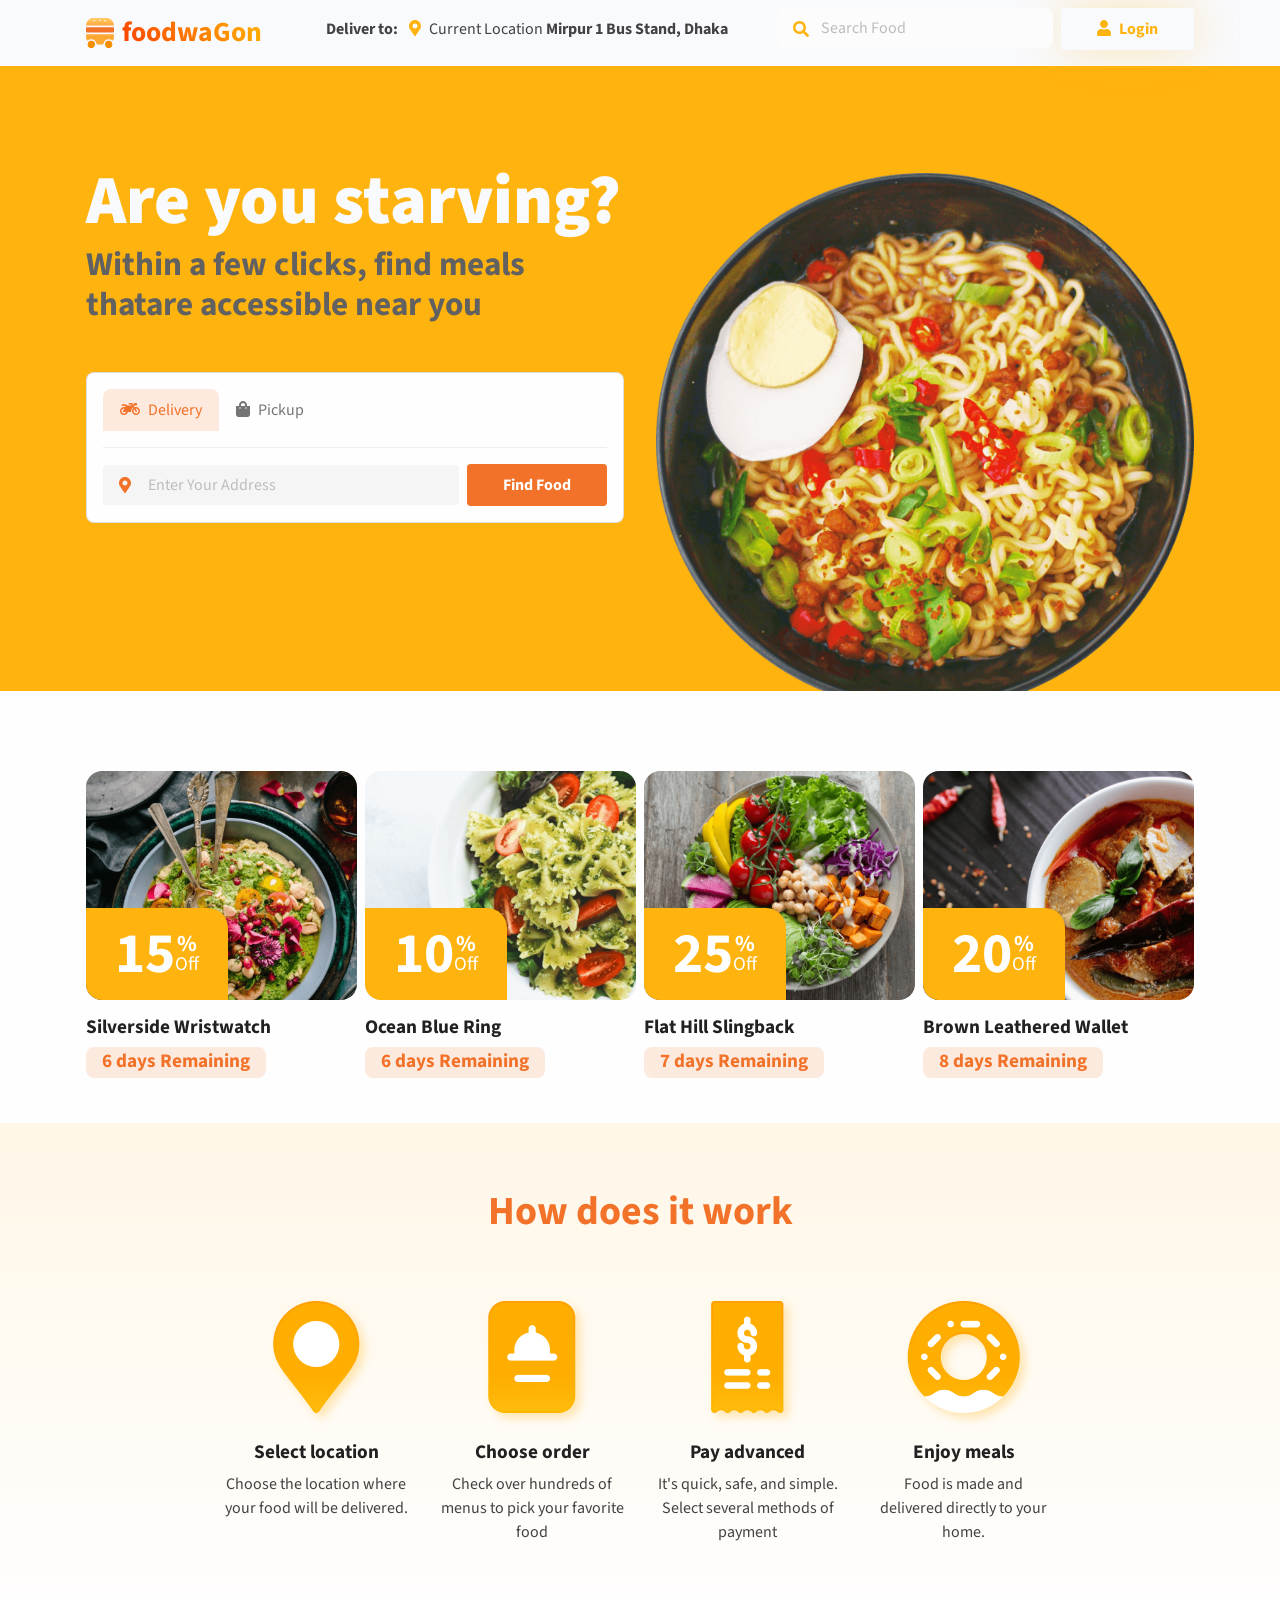
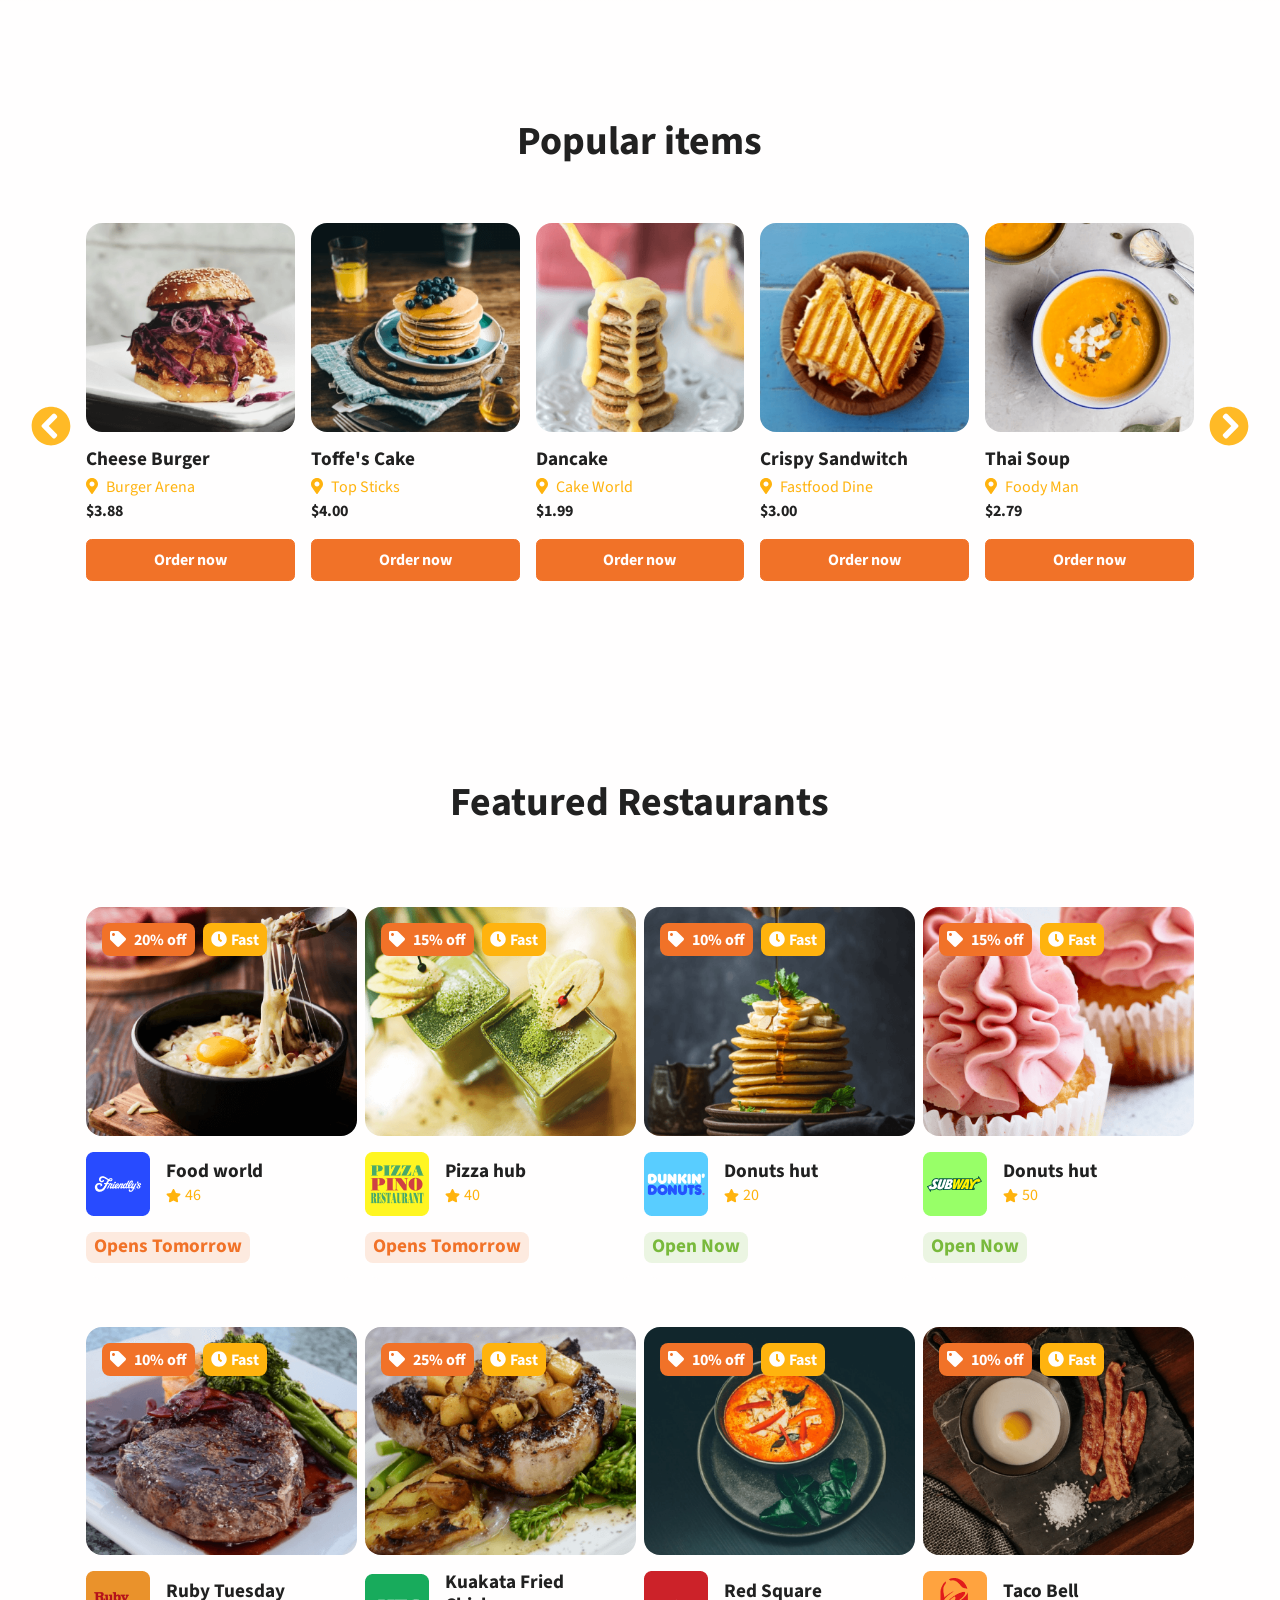
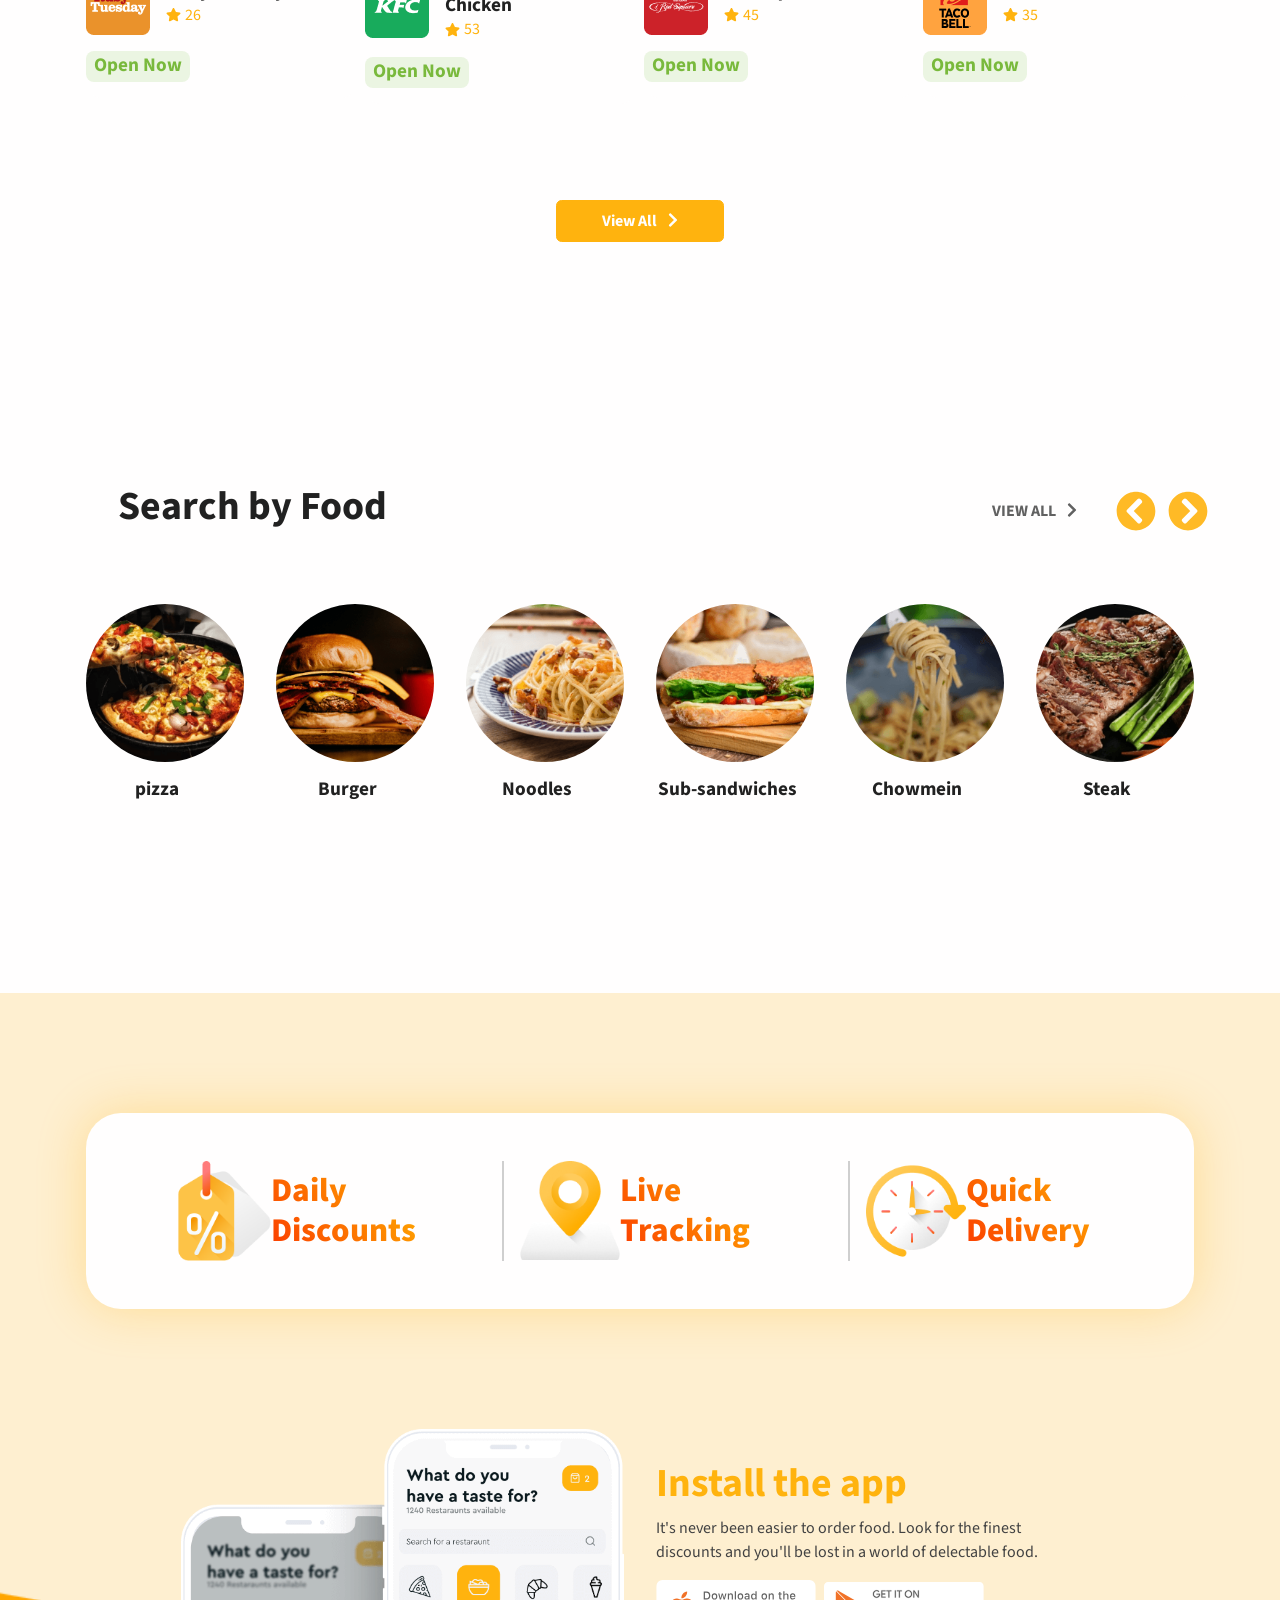
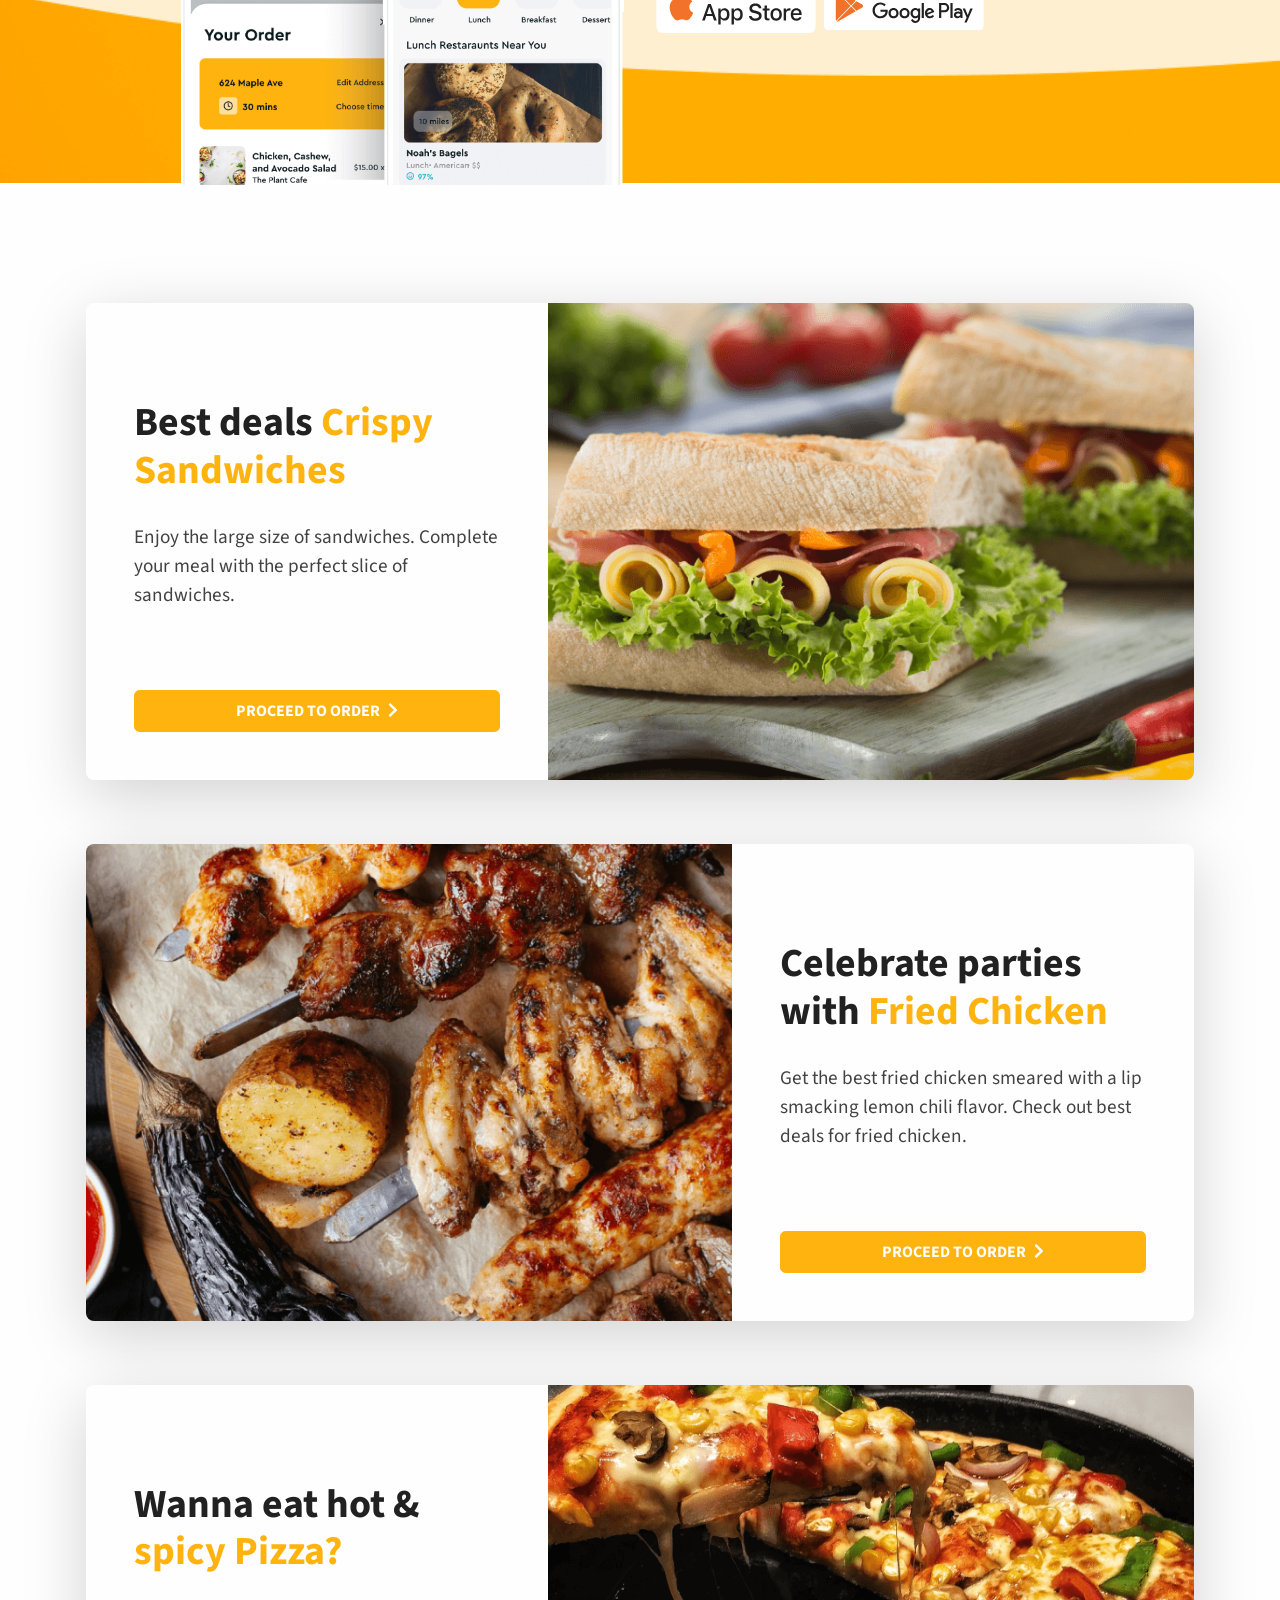
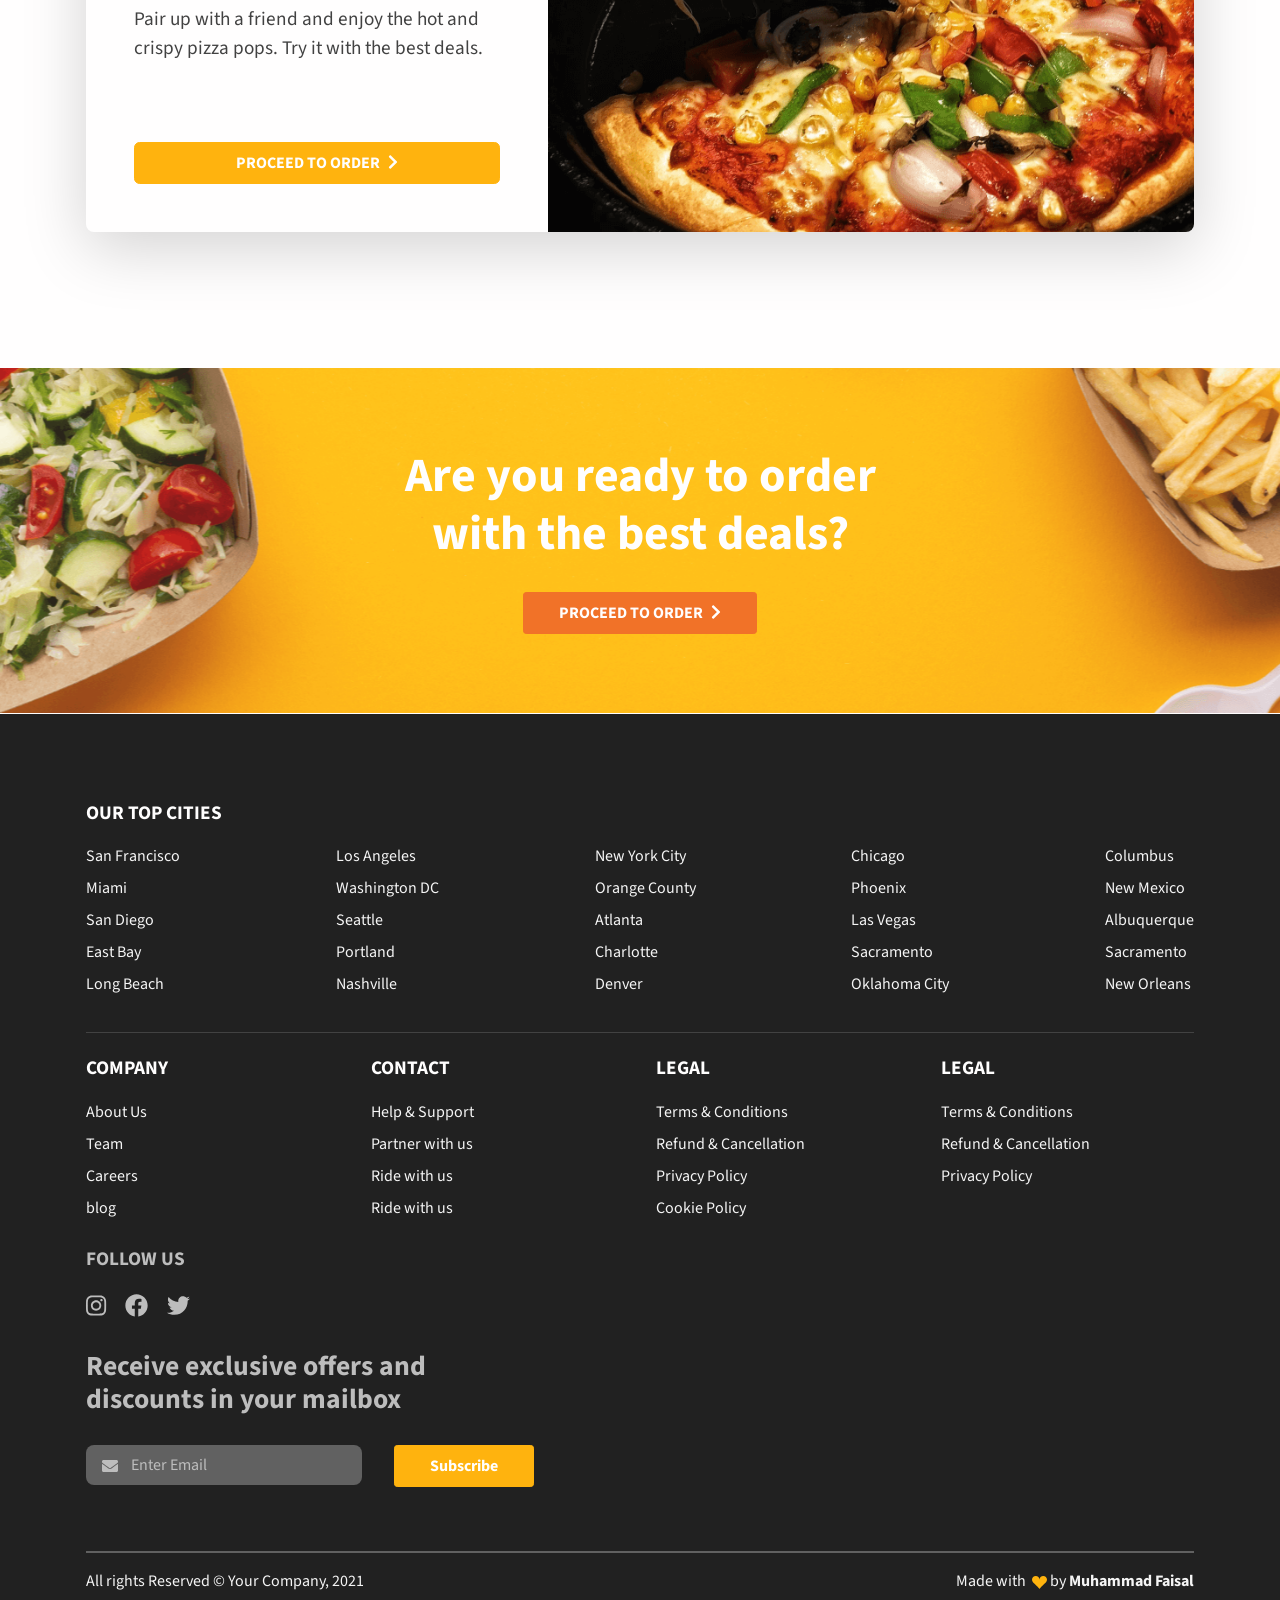
<file: index.html>
<!DOCTYPE html>
<html lang="en-US" dir="ltr">

  <head>
    <meta charset="utf-8">
    <meta http-equiv="X-UA-Compatible" content="IE=edge">
    <meta name="viewport" content="width=device-width, initial-scale=1">


    <!-- ===============================================-->
    <!--    Document Title-->
    <!-- ===============================================-->
    <title>Foodwagon | Responsive, Ecommerce &amp; Business Templatee</title>


    <!-- ===============================================-->
    <!--    Favicons-->
    <!-- ===============================================-->
    <link rel="apple-touch-icon" sizes="180x180" href="assets/img/favicons/apple-touch-icon.png">
    <link rel="icon" type="image/png" sizes="32x32" href="assets/img/favicons/favicon-32x32.png">
    <link rel="icon" type="image/png" sizes="16x16" href="assets/img/favicons/favicon-16x16.png">
    <link rel="shortcut icon" type="image/x-icon" href="assets/img/favicons/favicon.ico">
    <link rel="manifest" href="assets/img/favicons/manifest.json">
    <meta name="msapplication-TileImage" content="assets/img/favicons/mstile-150x150.png">
    <meta name="theme-color" content="#ffffff">


    <!-- ===============================================-->
    <!--    Stylesheets-->
    <!-- ===============================================-->
    <link href="assets/css/theme.css" rel="stylesheet" />

  </head>


  <body>

    <!-- ===============================================-->
    <!--    Main Content-->
    <!-- ===============================================-->
    <main class="main" id="top">
      <nav class="navbar navbar-expand-lg navbar-light bg-light fixed-top" data-navbar-on-scroll="data-navbar-on-scroll">
        <div class="container"><a class="navbar-brand d-inline-flex" href="index.html"><img class="d-inline-block" src="assets/img/gallery/logo.svg" alt="logo" /><span class="text-1000 fs-3 fw-bold ms-2 text-gradient">foodwaGon</span></a>
          <button class="navbar-toggler" type="button" data-bs-toggle="collapse" data-bs-target="#navbarSupportedContent" aria-controls="navbarSupportedContent" aria-expanded="false" aria-label="Toggle navigation"><span class="navbar-toggler-icon"> </span></button>
          <div class="collapse navbar-collapse border-top border-lg-0 my-2 mt-lg-0" id="navbarSupportedContent">
            <div class="mx-auto pt-5 pt-lg-0 d-block d-lg-none d-xl-block">
              <p class="mb-0 fw-bold text-lg-center">Deliver to: <i class="fas fa-map-marker-alt text-warning mx-2"></i><span class="fw-normal">Current Location </span><span>Mirpur 1 Bus Stand, Dhaka</span></p>
            </div>
            <form class="d-flex mt-4 mt-lg-0 ms-lg-auto ms-xl-0">
              <div class="input-group-icon pe-2"><i class="fas fa-search input-box-icon text-primary"></i>
                <input class="form-control border-0 input-box bg-100" type="search" placeholder="Search Food" aria-label="Search" />
              </div>
              <button class="btn btn-white shadow-warning text-warning" type="submit"> <i class="fas fa-user me-2"></i>Login</button>
            </form>
          </div>
        </div>
      </nav>
      <section class="py-5 overflow-hidden bg-primary" id="home">
        <div class="container">
          <div class="row flex-center">
            <div class="col-md-5 col-lg-6 order-0 order-md-1 mt-8 mt-md-0"><a class="img-landing-banner" href="#!"><img class="img-fluid" src="assets/img/gallery/hero-header.png" alt="hero-header" /></a></div>
            <div class="col-md-7 col-lg-6 py-8 text-md-start text-center">
              <h1 class="display-1 fs-md-5 fs-lg-6 fs-xl-8 text-light">Are you starving?</h1>
              <h1 class="text-800 mb-5 fs-4">Within a few clicks, find meals that<br class="d-none d-xxl-block" />are accessible near you</h1>
              <div class="card w-xxl-75">
                <div class="card-body">
                  <nav>
                    <div class="nav nav-tabs" id="nav-tab" role="tablist">
                      <button class="nav-link active mb-3" id="nav-home-tab" data-bs-toggle="tab" data-bs-target="#nav-home" type="button" role="tab" aria-controls="nav-home" aria-selected="true"><i class="fas fa-motorcycle me-2"></i>Delivery</button>
                      <button class="nav-link mb-3" id="nav-profile-tab" data-bs-toggle="tab" data-bs-target="#nav-profile" type="button" role="tab" aria-controls="nav-profile" aria-selected="false"><i class="fas fa-shopping-bag me-2"></i>Pickup</button>
                    </div>
                  </nav>
                  <div class="tab-content mt-3" id="nav-tabContent">
                    <div class="tab-pane fade show active" id="nav-home" role="tabpanel" aria-labelledby="nav-home-tab">
                      <form class="row gx-2 gy-2 align-items-center">
                        <div class="col">
                          <div class="input-group-icon"><i class="fas fa-map-marker-alt text-danger input-box-icon"></i>
                            <label class="visually-hidden" for="inputDelivery">Address</label>
                            <input class="form-control input-box form-foodwagon-control" id="inputDelivery" type="text" placeholder="Enter Your Address" />
                          </div>
                        </div>
                        <div class="d-grid gap-3 col-sm-auto">
                          <button class="btn btn-danger" type="submit">Find Food</button>
                        </div>
                      </form>
                    </div>
                    <div class="tab-pane fade" id="nav-profile" role="tabpanel" aria-labelledby="nav-profile-tab">
                      <form class="row gx-4 gy-2 align-items-center">
                        <div class="col">
                          <div class="input-group-icon"><i class="fas fa-map-marker-alt text-danger input-box-icon"></i>
                            <label class="visually-hidden" for="inputPickup">Address</label>
                            <input class="form-control input-box form-foodwagon-control" id="inputPickup" type="text" placeholder="Enter Your Address" />
                          </div>
                        </div>
                        <div class="d-grid gap-3 col-sm-auto">
                          <button class="btn btn-danger" type="submit">Find Food</button>
                        </div>
                      </form>
                    </div>
                  </div>
                </div>
              </div>
            </div>
          </div>
        </div>
      </section>

      
      <!-- ============================================-->
      <!-- <section> begin ============================-->
        <section class="py-0">
          
          <div class="container">
            <div class="row h-100 gx-2 mt-7">
            <div class="col-sm-6 col-lg-3 mb-3 mb-md-0 h-100 pb-4">
              <div class="card card-span h-100">
                <div class="position-relative"> <img class="img-fluid rounded-3 w-100" src="assets/img/gallery/discount-item-4.png" alt="..." />
                  <div class="card-actions">
                    <div class="badge badge-foodwagon bg-primary p-4">
                      <div class="d-flex flex-between-center">
                        <div class="text-white fs-7">15</div>
                        <div class="d-block text-white fs-2">% <br />
                          <div class="fw-normal fs-1 mt-2">Off</div>
                        </div>
                      </div>
                    </div>
                  </div>
                </div>
                <div class="card-body px-0">
                  <h5 class="fw-bold text-1000 text-truncate">Silverside Wristwatch</h5><span class="badge bg-soft-danger py-2 px-3"><span class="fs-1 text-danger">6 days Remaining</span></span>
                </div><a class="stretched-link" href="#"></a>
              </div>
            </div>
            <div class="col-sm-6 col-lg-3 mb-3 mb-md-0 h-100 pb-4">
              <div class="card card-span h-100">
                <div class="position-relative"> <img class="img-fluid rounded-3 w-100" src="assets/img/gallery/discount-item-2.png" alt="..." />
                  <div class="card-actions">
                    <div class="badge badge-foodwagon bg-primary p-4">
                      <div class="d-flex flex-between-center">
                        <div class="text-white fs-7">10</div>
                        <div class="d-block text-white fs-2">% <br />
                          <div class="fw-normal fs-1 mt-2">Off</div>
                        </div>
                      </div>
                    </div>
                  </div>
                </div>
                <div class="card-body px-0">
                  <h5 class="fw-bold text-1000 text-truncate">Ocean Blue Ring</h5><span class="badge bg-soft-danger py-2 px-3"><span class="fs-1 text-danger">6 days Remaining</span></span>
                </div><a class="stretched-link" href="#"></a>
              </div>
            </div>
            <div class="col-sm-6 col-lg-3 mb-3 mb-md-0 h-100 pb-4">
              <div class="card card-span h-100">
                <div class="position-relative"> <img class="img-fluid rounded-3 w-100" src="assets/img/gallery/discount-item-1.png" alt="..." />
                  <div class="card-actions">
                    <div class="badge badge-foodwagon bg-primary p-4">
                      <div class="d-flex flex-between-center">
                        <div class="text-white fs-7">25</div>
                        <div class="d-block text-white fs-2">% <br />
                          <div class="fw-normal fs-1 mt-2">Off</div>
                        </div>
                      </div>
                    </div>
                  </div>
                </div>
                <div class="card-body px-0">
                  <h5 class="fw-bold text-1000 text-truncate">Flat Hill Slingback</h5><span class="badge bg-soft-danger py-2 px-3"><span class="fs-1 text-danger">7 days Remaining</span></span>
                </div><a class="stretched-link" href="#"></a>
              </div>
            </div>
            <div class="col-sm-6 col-lg-3 mb-3 mb-md-0 h-100 pb-4">
              <div class="card card-span h-100">
                <div class="position-relative"> <img class="img-fluid rounded-3 w-100" src="assets/img/gallery/discount-item-3.png" alt="..." />
                  <div class="card-actions">
                    <div class="badge badge-foodwagon bg-primary p-4">
                      <div class="d-flex flex-between-center">
                        <div class="text-white fs-7">20</div>
                        <div class="d-block text-white fs-2">% <br />
                          <div class="fw-normal fs-1 mt-2">Off</div>
                        </div>
                      </div>
                    </div>
                  </div>
                </div>
                <div class="card-body px-0">
                  <h5 class="fw-bold text-1000 text-truncate">Brown Leathered Wallet</h5><span class="badge bg-soft-danger py-2 px-3"><span class="fs-1 text-danger">8 days Remaining</span></span>
                </div><a class="stretched-link" href="#"></a>
              </div>
            </div>
          </div>
        </div><!-- end of .container-->

      </section>
      <!-- <section> close ============================-->
      <!-- ============================================-->




      <!-- ============================================-->
      <!-- <section> begin ============================-->
      <section class="py-0 bg-primary-gradient">

        <div class="container">
          <div class="row justify-content-center g-0">
            <div class="col-xl-9">
              <div class="col-lg-6 text-center mx-auto mb-3 mb-md-5 mt-4">
                <h5 class="fw-bold text-danger fs-3 fs-lg-5 lh-sm my-6">How does it work</h5>
              </div>
              <div class="row">
                <div class="col-sm-6 col-md-3 mb-6">
                  <div class="text-center"><img class="shadow-icon" src="assets/img/gallery/location.png" height="112" alt="..." />
                    <h5 class="mt-4 fw-bold">Select location</h5>
                    <p class="mb-md-0">Choose the location where your food will be delivered.</p>
                  </div>
                </div>
                <div class="col-sm-6 col-md-3 mb-6">
                  <div class="text-center"><img class="shadow-icon" src="assets/img/gallery/order.png" height="112" alt="..." />
                    <h5 class="mt-4 fw-bold">Choose order</h5>
                    <p class="mb-md-0">Check over hundreds of menus to pick your favorite food</p>
                  </div>
                </div>
                <div class="col-sm-6 col-md-3 mb-6">
                  <div class="text-center"><img class="shadow-icon" src="assets/img/gallery/pay.png" height="112" alt="..." />
                    <h5 class="mt-4 fw-bold">Pay advanced</h5>
                    <p class="mb-md-0">It's quick, safe, and simple. Select several methods of payment</p>
                  </div>
                </div>
                <div class="col-sm-6 col-md-3 mb-6">
                  <div class="text-center"><img class="shadow-icon" src="assets/img/gallery/meals.png" height="112" alt="..." />
                    <h5 class="mt-4 fw-bold">Enjoy meals</h5>
                    <p class="mb-md-0">Food is made and delivered directly to your home.</p>
                  </div>
                </div>
              </div>
            </div>
          </div>
        </div><!-- end of .container-->

      </section>
      <!-- <section> close ============================-->
      <!-- ============================================-->




      <!-- ============================================-->
      <!-- <section> begin ============================-->
      <section class="py-4 overflow-hidden">

        <div class="container">
          <div class="row h-100">
            <div class="col-lg-7 mx-auto text-center mt-7 mb-5">
              <h5 class="fw-bold fs-3 fs-lg-5 lh-sm">Popular items</h5>
            </div>
            <div class="col-12">
              <div class="carousel slide" id="carouselPopularItems" data-bs-touch="false" data-bs-interval="false">
                <div class="carousel-inner">
                  <div class="carousel-item active" data-bs-interval="10000">
                    <div class="row gx-3 h-100 align-items-center">
                      <div class="col-sm-6 col-md-4 col-xl mb-5 h-100">
                        <div class="card card-span h-100 rounded-3"><img class="img-fluid rounded-3 h-100" src="assets/img/gallery/cheese-burger.png" alt="..." />
                          <div class="card-body ps-0">
                            <h5 class="fw-bold text-1000 text-truncate mb-1">Cheese Burger</h5>
                            <div><span class="text-warning me-2"><i class="fas fa-map-marker-alt"></i></span><span class="text-primary">Burger Arena</span></div><span class="text-1000 fw-bold">$3.88</span>
                          </div>
                        </div>
                        <div class="d-grid gap-2"><a class="btn btn-lg btn-danger" href="#!" role="button">Order now</a></div>
                      </div>
                      <div class="col-sm-6 col-md-4 col-xl mb-5 h-100">
                        <div class="card card-span h-100 rounded-3"><img class="img-fluid rounded-3 h-100" src="assets/img/gallery/toffes-cake.png" alt="..." />
                          <div class="card-body ps-0">
                            <h5 class="fw-bold text-1000 text-truncate mb-1">Toffe's Cake</h5>
                            <div><span class="text-warning me-2"><i class="fas fa-map-marker-alt"></i></span><span class="text-primary">Top Sticks</span></div><span class="text-1000 fw-bold">$4.00</span>
                          </div>
                        </div>
                        <div class="d-grid gap-2"><a class="btn btn-lg btn-danger" href="#!" role="button">Order now</a></div>
                      </div>
                      <div class="col-sm-6 col-md-4 col-xl mb-5 h-100">
                        <div class="card card-span h-100 rounded-3"><img class="img-fluid rounded-3 h-100" src="assets/img/gallery/dancake.png" alt="..." />
                          <div class="card-body ps-0">
                            <h5 class="fw-bold text-1000 text-truncate mb-1">Dancake</h5>
                            <div><span class="text-warning me-2"><i class="fas fa-map-marker-alt"></i></span><span class="text-primary">Cake World</span></div><span class="text-1000 fw-bold">$1.99</span>
                          </div>
                        </div>
                        <div class="d-grid gap-2"><a class="btn btn-lg btn-danger" href="#!" role="button">Order now</a></div>
                      </div>
                      <div class="col-sm-6 col-md-4 col-xl mb-5 h-100">
                        <div class="card card-span h-100 rounded-3"><img class="img-fluid rounded-3 h-100" src="assets/img/gallery/crispy-sandwitch.png" alt="..." />
                          <div class="card-body ps-0">
                            <h5 class="fw-bold text-1000 text-truncate mb-1">Crispy Sandwitch</h5>
                            <div><span class="text-warning me-2"><i class="fas fa-map-marker-alt"></i></span><span class="text-primary">Fastfood Dine</span></div><span class="text-1000 fw-bold">$3.00</span>
                          </div>
                        </div>
                        <div class="d-grid gap-2"><a class="btn btn-lg btn-danger" href="#!" role="button">Order now</a></div>
                      </div>
                      <div class="col-sm-6 col-md-4 col-xl mb-5 h-100">
                        <div class="card card-span h-100 rounded-3"><img class="img-fluid rounded-3 h-100" src="assets/img/gallery/thai-soup.png" alt="..." />
                          <div class="card-body ps-0">
                            <h5 class="fw-bold text-1000 text-truncate mb-1">Thai Soup</h5>
                            <div><span class="text-warning me-2"><i class="fas fa-map-marker-alt"></i></span><span class="text-primary">Foody Man</span></div><span class="text-1000 fw-bold">$2.79</span>
                          </div>
                        </div>
                        <div class="d-grid gap-2"><a class="btn btn-lg btn-danger" href="#!" role="button">Order now</a></div>
                      </div>
                    </div>
                  </div>
                  <div class="carousel-item" data-bs-interval="5000">
                    <div class="row gx-3 h-100 align-items-center">
                      <div class="col-sm-6 col-md-4 col-xl mb-5 h-100">
                        <div class="card card-span h-100 rounded-3"><img class="img-fluid rounded-3 h-100" src="assets/img/gallery/cheese-burger.png" alt="..." />
                          <div class="card-body ps-0">
                            <h5 class="fw-bold text-1000 text-truncate mb-1">Cheese Burger</h5>
                            <div><span class="text-warning me-2"><i class="fas fa-map-marker-alt"></i></span><span class="text-primary">Burger Arena</span></div><span class="text-1000 fw-bold">$3.88</span>
                          </div>
                        </div>
                        <div class="d-grid gap-2"><a class="btn btn-lg btn-danger" href="#!" role="button">Order now</a></div>
                      </div>
                      <div class="col-sm-6 col-md-4 col-xl mb-5 h-100">
                        <div class="card card-span h-100 rounded-3"><img class="img-fluid rounded-3 h-100" src="assets/img/gallery/toffes-cake.png" alt="..." />
                          <div class="card-body ps-0">
                            <h5 class="fw-bold text-1000 text-truncate mb-1">Toffe's Cake</h5>
                            <div><span class="text-warning me-2"><i class="fas fa-map-marker-alt"></i></span><span class="text-primary">Top Sticks</span></div><span class="text-1000 fw-bold">$4.00</span>
                          </div>
                        </div>
                        <div class="d-grid gap-2"><a class="btn btn-lg btn-danger" href="#!" role="button">Order now</a></div>
                      </div>
                      <div class="col-sm-6 col-md-4 col-xl mb-5 h-100">
                        <div class="card card-span h-100 rounded-3"><img class="img-fluid rounded-3 h-100" src="assets/img/gallery/dancake.png" alt="..." />
                          <div class="card-body ps-0">
                            <h5 class="fw-bold text-1000 text-truncate mb-1">Dancake</h5>
                            <div><span class="text-warning me-2"><i class="fas fa-map-marker-alt"></i></span><span class="text-primary">Cake World</span></div><span class="text-1000 fw-bold">$1.99</span>
                          </div>
                        </div>
                        <div class="d-grid gap-2"><a class="btn btn-lg btn-danger" href="#!" role="button">Order now</a></div>
                      </div>
                      <div class="col-sm-6 col-md-4 col-xl mb-5 h-100">
                        <div class="card card-span h-100 rounded-3"><img class="img-fluid rounded-3 h-100" src="assets/img/gallery/crispy-sandwitch.png" alt="..." />
                          <div class="card-body ps-0">
                            <h5 class="fw-bold text-1000 text-truncate mb-1">Crispy Sandwitch</h5>
                            <div><span class="text-warning me-2"><i class="fas fa-map-marker-alt"></i></span><span class="text-primary">Fastfood Dine</span></div><span class="text-1000 fw-bold">$3.00</span>
                          </div>
                        </div>
                        <div class="d-grid gap-2"><a class="btn btn-lg btn-danger" href="#!" role="button">Order now</a></div>
                      </div>
                      <div class="col-sm-6 col-md-4 col-xl mb-5 h-100">
                        <div class="card card-span h-100 rounded-3"><img class="img-fluid rounded-3 h-100" src="assets/img/gallery/thai-soup.png" alt="..." />
                          <div class="card-body ps-0">
                            <h5 class="fw-bold text-1000 text-truncate mb-1">Thai Soup</h5>
                            <div><span class="text-warning me-2"><i class="fas fa-map-marker-alt"></i></span><span class="text-primary">Foody Man</span></div><span class="text-1000 fw-bold">$2.79</span>
                          </div>
                        </div>
                        <div class="d-grid gap-2"><a class="btn btn-lg btn-danger" href="#!" role="button">Order now</a></div>
                      </div>
                    </div>
                  </div>
                  <div class="carousel-item" data-bs-interval="3000">
                    <div class="row gx-3 h-100 align-items-center">
                      <div class="col-sm-6 col-md-4 col-xl mb-5 h-100">
                        <div class="card card-span h-100 rounded-3"><img class="img-fluid rounded-3 h-100" src="assets/img/gallery/cheese-burger.png" alt="..." />
                          <div class="card-body ps-0">
                            <h5 class="fw-bold text-1000 text-truncate mb-1">Cheese Burger</h5>
                            <div><span class="text-warning me-2"><i class="fas fa-map-marker-alt"></i></span><span class="text-primary">Burger Arena</span></div><span class="text-1000 fw-bold">$3.88</span>
                          </div>
                        </div>
                        <div class="d-grid gap-2"><a class="btn btn-lg btn-danger" href="#!" role="button">Order now</a></div>
                      </div>
                      <div class="col-sm-6 col-md-4 col-xl mb-5 h-100">
                        <div class="card card-span h-100 rounded-3"><img class="img-fluid rounded-3 h-100" src="assets/img/gallery/toffes-cake.png" alt="..." />
                          <div class="card-body ps-0">
                            <h5 class="fw-bold text-1000 text-truncate mb-1">Toffe's Cake</h5>
                            <div><span class="text-warning me-2"><i class="fas fa-map-marker-alt"></i></span><span class="text-primary">Top Sticks</span></div><span class="text-1000 fw-bold">$4.00</span>
                          </div>
                        </div>
                        <div class="d-grid gap-2"><a class="btn btn-lg btn-danger" href="#!" role="button">Order now</a></div>
                      </div>
                      <div class="col-sm-6 col-md-4 col-xl mb-5 h-100">
                        <div class="card card-span h-100 rounded-3"><img class="img-fluid rounded-3 h-100" src="assets/img/gallery/dancake.png" alt="..." />
                          <div class="card-body ps-0">
                            <h5 class="fw-bold text-1000 text-truncate mb-1">Dancake</h5>
                            <div><span class="text-warning me-2"><i class="fas fa-map-marker-alt"></i></span><span class="text-primary">Cake World</span></div><span class="text-1000 fw-bold">$1.99</span>
                          </div>
                        </div>
                        <div class="d-grid gap-2"><a class="btn btn-lg btn-danger" href="#!" role="button">Order now</a></div>
                      </div>
                      <div class="col-sm-6 col-md-4 col-xl mb-5 h-100">
                        <div class="card card-span h-100 rounded-3"><img class="img-fluid rounded-3 h-100" src="assets/img/gallery/crispy-sandwitch.png" alt="..." />
                          <div class="card-body ps-0">
                            <h5 class="fw-bold text-1000 text-truncate mb-1">Crispy Sandwitch</h5>
                            <div><span class="text-warning me-2"><i class="fas fa-map-marker-alt"></i></span><span class="text-primary">Fastfood Dine</span></div><span class="text-1000 fw-bold">$3.00</span>
                          </div>
                        </div>
                        <div class="d-grid gap-2"><a class="btn btn-lg btn-danger" href="#!" role="button">Order now</a></div>
                      </div>
                      <div class="col-sm-6 col-md-4 col-xl mb-5 h-100">
                        <div class="card card-span h-100 rounded-3"><img class="img-fluid rounded-3 h-100" src="assets/img/gallery/thai-soup.png" alt="..." />
                          <div class="card-body ps-0">
                            <h5 class="fw-bold text-1000 text-truncate mb-1">Thai Soup</h5>
                            <div><span class="text-warning me-2"><i class="fas fa-map-marker-alt"></i></span><span class="text-primary">Foody Man</span></div><span class="text-1000 fw-bold">$2.79</span>
                          </div>
                        </div>
                        <div class="d-grid gap-2"><a class="btn btn-lg btn-danger" href="#!" role="button">Order now</a></div>
                      </div>
                    </div>
                  </div>
                  <div class="carousel-item">
                    <div class="row gx-3 h-100 align-items-center">
                      <div class="col-sm-6 col-md-4 col-xl mb-5 h-100">
                        <div class="card card-span h-100 rounded-3"><img class="img-fluid rounded-3 h-100" src="assets/img/gallery/cheese-burger.png" alt="..." />
                          <div class="card-body ps-0">
                            <h5 class="fw-bold text-1000 text-truncate mb-1">Cheese Burger</h5>
                            <div><span class="text-warning me-2"><i class="fas fa-map-marker-alt"></i></span><span class="text-primary">Burger Arena</span></div><span class="text-1000 fw-bold">$3.88</span>
                          </div>
                        </div>
                        <div class="d-grid gap-2"><a class="btn btn-lg btn-danger" href="#!" role="button">Order now</a></div>
                      </div>
                      <div class="col-sm-6 col-md-4 col-xl mb-5 h-100">
                        <div class="card card-span h-100 rounded-3"><img class="img-fluid rounded-3 h-100" src="assets/img/gallery/toffes-cake.png" alt="..." />
                          <div class="card-body ps-0">
                            <h5 class="fw-bold text-1000 text-truncate mb-1">Toffe's Cake</h5>
                            <div><span class="text-warning me-2"><i class="fas fa-map-marker-alt"></i></span><span class="text-primary">Top Sticks</span></div><span class="text-1000 fw-bold">$4.00</span>
                          </div>
                        </div>
                        <div class="d-grid gap-2"><a class="btn btn-lg btn-danger" href="#!" role="button">Order now</a></div>
                      </div>
                      <div class="col-sm-6 col-md-4 col-xl mb-5 h-100">
                        <div class="card card-span h-100 rounded-3"><img class="img-fluid rounded-3 h-100" src="assets/img/gallery/dancake.png" alt="..." />
                          <div class="card-body ps-0">
                            <h5 class="fw-bold text-1000 text-truncate mb-1">Dancake</h5>
                            <div><span class="text-warning me-2"><i class="fas fa-map-marker-alt"></i></span><span class="text-primary">Cake World</span></div><span class="text-1000 fw-bold">$1.99</span>
                          </div>
                        </div>
                        <div class="d-grid gap-2"><a class="btn btn-lg btn-danger" href="#!" role="button">Order now</a></div>
                      </div>
                      <div class="col-sm-6 col-md-4 col-xl mb-5 h-100">
                        <div class="card card-span h-100 rounded-3"><img class="img-fluid rounded-3 h-100" src="assets/img/gallery/crispy-sandwitch.png" alt="..." />
                          <div class="card-body ps-0">
                            <h5 class="fw-bold text-1000 text-truncate mb-1">Crispy Sandwitch</h5>
                            <div><span class="text-warning me-2"><i class="fas fa-map-marker-alt"></i></span><span class="text-primary">Fastfood Dine</span></div><span class="text-1000 fw-bold">$3.00</span>
                          </div>
                        </div>
                        <div class="d-grid gap-2"><a class="btn btn-lg btn-danger" href="#!" role="button">Order now</a></div>
                      </div>
                      <div class="col-sm-6 col-md-4 col-xl mb-5 h-100">
                        <div class="card card-span h-100 rounded-3"><img class="img-fluid rounded-3 h-100" src="assets/img/gallery/thai-soup.png" alt="..." />
                          <div class="card-body ps-0">
                            <h5 class="fw-bold text-1000 text-truncate mb-1">Thai Soup</h5>
                            <div><span class="text-warning me-2"><i class="fas fa-map-marker-alt"></i></span><span class="text-primary">Foody Man</span></div><span class="text-1000 fw-bold">$2.79</span>
                          </div>
                        </div>
                        <div class="d-grid gap-2"><a class="btn btn-lg btn-danger" href="#!" role="button">Order now</a></div>
                      </div>
                    </div>
                  </div>
                </div>
                <button class="carousel-control-prev carousel-icon" type="button" data-bs-target="#carouselPopularItems" data-bs-slide="prev"><span class="carousel-control-prev-icon hover-top-shadow" aria-hidden="true"></span><span class="visually-hidden">Previous</span></button>
                <button class="carousel-control-next carousel-icon" type="button" data-bs-target="#carouselPopularItems" data-bs-slide="next"><span class="carousel-control-next-icon hover-top-shadow" aria-hidden="true"></span><span class="visually-hidden">Next </span></button>
              </div>
            </div>
          </div>
        </div><!-- end of .container-->

      </section>
      <!-- <section> close ============================-->
      <!-- ============================================-->


      <section id="testimonial">
        <div class="container">
          <div class="row h-100">
            <div class="col-lg-7 mx-auto text-center mb-6">
              <h5 class="fw-bold fs-3 fs-lg-5 lh-sm mb-3">Featured Restaurants</h5>
            </div>
          </div>
          <div class="row gx-2">
            <div class="col-sm-6 col-md-4 col-lg-3 h-100 mb-5">
              <div class="card card-span h-100 text-white rounded-3"><img class="img-fluid rounded-3 h-100" src="assets/img/gallery/food-world.png" alt="..." />
                <div class="card-img-overlay ps-0"><span class="badge bg-danger p-2 ms-3"><i class="fas fa-tag me-2 fs-0"></i><span class="fs-0">20% off</span></span><span class="badge bg-primary ms-2 me-1 p-2"><i class="fas fa-clock me-1 fs-0"></i><span class="fs-0">Fast</span></span></div>
                <div class="card-body ps-0">
                  <div class="d-flex align-items-center mb-3"><img class="img-fluid" src="assets/img/gallery/food-world-logo.png" alt="" />
                    <div class="flex-1 ms-3">
                      <h5 class="mb-0 fw-bold text-1000">Food world</h5><span class="text-primary fs--1 me-1"><i class="fas fa-star"></i></span><span class="mb-0 text-primary">46</span>
                    </div>
                  </div><span class="badge bg-soft-danger p-2"><span class="fw-bold fs-1 text-danger">Opens Tomorrow</span></span>
                </div>
              </div>
            </div>
            <div class="col-sm-6 col-md-4 col-lg-3 h-100 mb-5">
              <div class="card card-span h-100 text-white rounded-3"><img class="img-fluid rounded-3 h-100" src="assets/img/gallery/pizza-hub.png" alt="..." />
                <div class="card-img-overlay ps-0"><span class="badge bg-danger p-2 ms-3"><i class="fas fa-tag me-2 fs-0"></i><span class="fs-0">15% off</span></span><span class="badge bg-primary ms-2 me-1 p-2"><i class="fas fa-clock me-1 fs-0"></i><span class="fs-0">Fast</span></span></div>
                <div class="card-body ps-0">
                  <div class="d-flex align-items-center mb-3"><img class="img-fluid" src="assets/img/gallery/pizzahub-logo.png" alt="" />
                    <div class="flex-1 ms-3">
                      <h5 class="mb-0 fw-bold text-1000">Pizza hub</h5><span class="text-primary fs--1 me-1"><i class="fas fa-star"></i></span><span class="mb-0 text-primary">40</span>
                    </div>
                  </div><span class="badge bg-soft-danger p-2"><span class="fw-bold fs-1 text-danger">Opens Tomorrow</span></span>
                </div>
              </div>
            </div>
            <div class="col-sm-6 col-md-4 col-lg-3 h-100 mb-5">
              <div class="card card-span h-100 text-white rounded-3"><img class="img-fluid rounded-3 h-100" src="assets/img/gallery/donuts-hut.png" alt="..." />
                <div class="card-img-overlay ps-0"><span class="badge bg-danger p-2 ms-3"><i class="fas fa-tag me-2 fs-0"></i><span class="fs-0">10% off</span></span><span class="badge bg-primary ms-2 me-1 p-2"><i class="fas fa-clock me-1 fs-0"></i><span class="fs-0">Fast</span></span></div>
                <div class="card-body ps-0">
                  <div class="d-flex align-items-center mb-3"><img class="img-fluid" src="assets/img/gallery/donuts-hut-logo.png" alt="" />
                    <div class="flex-1 ms-3">
                      <h5 class="mb-0 fw-bold text-1000">Donuts hut</h5><span class="text-primary fs--1 me-1"><i class="fas fa-star"></i></span><span class="mb-0 text-primary">20</span>
                    </div>
                  </div><span class="badge bg-soft-success p-2"><span class="fw-bold fs-1 text-success">Open Now</span></span>
                </div>
              </div>
            </div>
            <div class="col-sm-6 col-md-4 col-lg-3 h-100 mb-5">
              <div class="card card-span h-100 text-white rounded-3"><img class="img-fluid rounded-3 h-100" src="assets/img/gallery/donuthut.png" alt="..." />
                <div class="card-img-overlay ps-0"><span class="badge bg-danger p-2 ms-3"><i class="fas fa-tag me-2 fs-0"></i><span class="fs-0">15% off</span></span><span class="badge bg-primary ms-2 me-1 p-2"><i class="fas fa-clock me-1 fs-0"></i><span class="fs-0">Fast</span></span></div>
                <div class="card-body ps-0">
                  <div class="d-flex align-items-center mb-3"><img class="img-fluid" src="assets/img/gallery/donut-hut-logo.png" alt="" />
                    <div class="flex-1 ms-3">
                      <h5 class="mb-0 fw-bold text-1000">Donuts hut</h5><span class="text-primary fs--1 me-1"><i class="fas fa-star"></i></span><span class="mb-0 text-primary">50</span>
                    </div>
                  </div><span class="badge bg-soft-success p-2"><span class="fw-bold fs-1 text-success">Open Now</span></span>
                </div>
              </div>
            </div>
            <div class="col-sm-6 col-md-4 col-lg-3 h-100 mb-5">
              <div class="card card-span h-100 text-white rounded-3"><img class="img-fluid rounded-3 h-100" src="assets/img/gallery/ruby-tuesday.png" alt="..." />
                <div class="card-img-overlay ps-0"><span class="badge bg-danger p-2 ms-3"><i class="fas fa-tag me-2 fs-0"></i><span class="fs-0">10% off</span></span><span class="badge bg-primary ms-2 me-1 p-2"><i class="fas fa-clock me-1 fs-0"></i><span class="fs-0">Fast</span></span></div>
                <div class="card-body ps-0">
                  <div class="d-flex align-items-center mb-3"><img class="img-fluid" src="assets/img/gallery/ruby-tuesday-logo.png" alt="" />
                    <div class="flex-1 ms-3">
                      <h5 class="mb-0 fw-bold text-1000">Ruby Tuesday</h5><span class="text-primary fs--1 me-1"><i class="fas fa-star"></i></span><span class="mb-0 text-primary">26</span>
                    </div>
                  </div><span class="badge bg-soft-success p-2"><span class="fw-bold fs-1 text-success">Open Now</span></span>
                </div>
              </div>
            </div>
            <div class="col-sm-6 col-md-4 col-lg-3 h-100 mb-5">
              <div class="card card-span h-100 text-white rounded-3"><img class="img-fluid rounded-3 h-100" src="assets/img/gallery/kuakata.png" alt="..." />
                <div class="card-img-overlay ps-0"><span class="badge bg-danger p-2 ms-3"><i class="fas fa-tag me-2 fs-0"></i><span class="fs-0">25% off</span></span><span class="badge bg-primary ms-2 me-1 p-2"><i class="fas fa-clock me-1 fs-0"></i><span class="fs-0">Fast</span></span></div>
                <div class="card-body ps-0">
                  <div class="d-flex align-items-center mb-3"><img class="img-fluid" src="assets/img/gallery/kuakata-logo.png" alt="" />
                    <div class="flex-1 ms-3">
                      <h5 class="mb-0 fw-bold text-1000">Kuakata Fried Chicken</h5><span class="text-primary fs--1 me-1"><i class="fas fa-star"></i></span><span class="mb-0 text-primary">53</span>
                    </div>
                  </div><span class="badge bg-soft-success p-2"><span class="fw-bold fs-1 text-success">Open Now</span></span>
                </div>
              </div>
            </div>
            <div class="col-sm-6 col-md-4 col-lg-3 h-100 mb-5">
              <div class="card card-span h-100 text-white rounded-3"><img class="img-fluid rounded-3 h-100" src="assets/img/gallery/red-square.png" alt="..." />
                <div class="card-img-overlay ps-0"><span class="badge bg-danger p-2 ms-3"><i class="fas fa-tag me-2 fs-0"></i><span class="fs-0">10% off</span></span><span class="badge bg-primary ms-2 me-1 p-2"><i class="fas fa-clock me-1 fs-0"></i><span class="fs-0">Fast</span></span></div>
                <div class="card-body ps-0">
                  <div class="d-flex align-items-center mb-3"><img class="img-fluid" src="assets/img/gallery/red-square-logo.png" alt="" />
                    <div class="flex-1 ms-3">
                      <h5 class="mb-0 fw-bold text-1000">Red Square</h5><span class="text-primary fs--1 me-1"><i class="fas fa-star"></i></span><span class="mb-0 text-primary">45</span>
                    </div>
                  </div><span class="badge bg-soft-success p-2"><span class="fw-bold fs-1 text-success">Open Now</span></span>
                </div>
              </div>
            </div>
            <div class="col-sm-6 col-md-4 col-lg-3 h-100 mb-5">
              <div class="card card-span h-100 text-white rounded-3"><img class="img-fluid rounded-3 h-100" src="assets/img/gallery/taco-bell.png" alt="..." />
                <div class="card-img-overlay ps-0"><span class="badge bg-danger p-2 ms-3"><i class="fas fa-tag me-2 fs-0"></i><span class="fs-0">10% off</span></span><span class="badge bg-primary ms-2 me-1 p-2"><i class="fas fa-clock me-1 fs-0"></i><span class="fs-0">Fast</span></span></div>
                <div class="card-body ps-0">
                  <div class="d-flex align-items-center mb-3"><img class="img-fluid" src="assets/img/gallery/taco-bell-logo.png" alt="" />
                    <div class="flex-1 ms-3">
                      <h5 class="mb-0 fw-bold text-1000">Taco Bell</h5><span class="text-primary fs--1 me-1"><i class="fas fa-star"></i></span><span class="mb-0 text-primary">35</span>
                    </div>
                  </div><span class="badge bg-soft-success p-2"><span class="fw-bold fs-1 text-success">Open Now</span></span>
                </div>
              </div>
            </div>
            <div class="col-12 d-flex justify-content-center mt-5"> <a class="btn btn-lg btn-primary" href="#!">View All <i class="fas fa-chevron-right ms-2"> </i></a></div>
          </div>
        </div>
      </section>


      <!-- ============================================-->
      <!-- <section> begin ============================-->
      <section class="py-8 overflow-hidden">

        <div class="container">
          <div class="row flex-center mb-6">
            <div class="col-lg-7">
              <h5 class="fw-bold fs-3 fs-lg-5 lh-sm text-center text-lg-start">Search by Food</h5>
            </div>
            <div class="col-lg-4 text-lg-end text-center"><a class="btn btn-lg text-800 me-2" href="#" role="button">VIEW ALL <i class="fas fa-chevron-right ms-2"></i></a></div>
            <div class="col-lg-auto position-relative">
              <button class="carousel-control-prev s-icon-prev carousel-icon" type="button" data-bs-target="#carouselSearchByFood" data-bs-slide="prev"><span class="carousel-control-prev-icon hover-top-shadow" aria-hidden="true"></span><span class="visually-hidden">Previous</span></button>
              <button class="carousel-control-next s-icon-next carousel-icon" type="button" data-bs-target="#carouselSearchByFood" data-bs-slide="next"><span class="carousel-control-next-icon hover-top-shadow" aria-hidden="true"></span><span class="visually-hidden">Next</span></button>
            </div>
          </div>
          <div class="row flex-center">
            <div class="col-12">
              <div class="carousel slide" id="carouselSearchByFood" data-bs-touch="false" data-bs-interval="false">
                <div class="carousel-inner">
                  <div class="carousel-item active" data-bs-interval="10000">
                    <div class="row h-100 align-items-center">
                      <div class="col-sm-6 col-md-4 col-xl mb-5 h-100">
                        <div class="card card-span h-100 rounded-circle"><img class="img-fluid rounded-circle h-100" src="assets/img/gallery/search-pizza.png" alt="..." />
                          <div class="card-body ps-0">
                            <h5 class="text-center fw-bold text-1000 text-truncate mb-2">pizza</h5>
                          </div>
                        </div>
                      </div>
                      <div class="col-sm-6 col-md-4 col-xl mb-5 h-100">
                        <div class="card card-span h-100 rounded-circle"><img class="img-fluid rounded-circle h-100" src="assets/img/gallery/burger.png" alt="..." />
                          <div class="card-body ps-0">
                            <h5 class="text-center fw-bold text-1000 text-truncate mb-2">Burger</h5>
                          </div>
                        </div>
                      </div>
                      <div class="col-sm-6 col-md-4 col-xl mb-5 h-100">
                        <div class="card card-span h-100 rounded-circle"><img class="img-fluid rounded-circle h-100" src="assets/img/gallery/noodles.png" alt="..." />
                          <div class="card-body ps-0">
                            <h5 class="text-center fw-bold text-1000 text-truncate mb-2">Noodles</h5>
                          </div>
                        </div>
                      </div>
                      <div class="col-sm-6 col-md-4 col-xl mb-5 h-100">
                        <div class="card card-span h-100 rounded-circle"><img class="img-fluid rounded-circle h-100" src="assets/img/gallery/sub-sandwich.png" alt="..." />
                          <div class="card-body ps-0">
                            <h5 class="text-center fw-bold text-1000 text-truncate mb-2">Sub-sandwiches</h5>
                          </div>
                        </div>
                      </div>
                      <div class="col-sm-6 col-md-4 col-xl mb-5 h-100">
                        <div class="card card-span h-100 rounded-circle"><img class="img-fluid rounded-circle h-100" src="assets/img/gallery/chowmein.png" alt="..." />
                          <div class="card-body ps-0">
                            <h5 class="text-center fw-bold text-1000 text-truncate mb-2">Chowmein</h5>
                          </div>
                        </div>
                      </div>
                      <div class="col-sm-6 col-md-4 col-xl mb-5 h-100">
                        <div class="card card-span h-100 rounded-circle"><img class="img-fluid rounded-circle h-100" src="assets/img/gallery/steak.png" alt="..." />
                          <div class="card-body ps-0">
                            <h5 class="text-center fw-bold text-1000 text-truncate mb-2">Steak</h5>
                          </div>
                        </div>
                      </div>
                    </div>
                  </div>
                  <div class="carousel-item" data-bs-interval="5000">
                    <div class="row h-100 align-items-center">
                      <div class="col-sm-6 col-md-4 col-xl mb-5 h-100">
                        <div class="card card-span h-100 rounded-circle"><img class="img-fluid rounded-circle h-100" src="assets/img/gallery/search-pizza.png" alt="..." />
                          <div class="card-body ps-0">
                            <h5 class="text-center fw-bold text-1000 text-truncate mb-2">pizza</h5>
                          </div>
                        </div>
                      </div>
                      <div class="col-sm-6 col-md-4 col-xl mb-5 h-100">
                        <div class="card card-span h-100 rounded-circle"><img class="img-fluid rounded-circle h-100" src="assets/img/gallery/burger.png" alt="..." />
                          <div class="card-body ps-0">
                            <h5 class="text-center fw-bold text-1000 text-truncate mb-2">Burger</h5>
                          </div>
                        </div>
                      </div>
                      <div class="col-sm-6 col-md-4 col-xl mb-5 h-100">
                        <div class="card card-span h-100 rounded-circle"><img class="img-fluid rounded-circle h-100" src="assets/img/gallery/noodles.png" alt="..." />
                          <div class="card-body ps-0">
                            <h5 class="text-center fw-bold text-1000 text-truncate mb-2">Noodles</h5>
                          </div>
                        </div>
                      </div>
                      <div class="col-sm-6 col-md-4 col-xl mb-5 h-100">
                        <div class="card card-span h-100 rounded-circle"><img class="img-fluid rounded-circle h-100" src="assets/img/gallery/sub-sandwich.png" alt="..." />
                          <div class="card-body ps-0">
                            <h5 class="text-center fw-bold text-1000 text-truncate mb-2">Sub-sandwiches</h5>
                          </div>
                        </div>
                      </div>
                      <div class="col-sm-6 col-md-4 col-xl mb-5 h-100">
                        <div class="card card-span h-100 rounded-circle"><img class="img-fluid rounded-circle h-100" src="assets/img/gallery/chowmein.png" alt="..." />
                          <div class="card-body ps-0">
                            <h5 class="text-center fw-bold text-1000 text-truncate mb-2">Chowmein</h5>
                          </div>
                        </div>
                      </div>
                      <div class="col-sm-6 col-md-4 col-xl mb-5 h-100">
                        <div class="card card-span h-100 rounded-circle"><img class="img-fluid rounded-circle h-100" src="assets/img/gallery/steak.png" alt="..." />
                          <div class="card-body ps-0">
                            <h5 class="text-center fw-bold text-1000 text-truncate mb-2">Steak</h5>
                          </div>
                        </div>
                      </div>
                    </div>
                  </div>
                  <div class="carousel-item" data-bs-interval="3000">
                    <div class="row h-100 align-items-center">
                      <div class="col-sm-6 col-md-4 col-xl mb-5 h-100">
                        <div class="card card-span h-100 rounded-circle"><img class="img-fluid rounded-circle h-100" src="assets/img/gallery/search-pizza.png" alt="..." />
                          <div class="card-body ps-0">
                            <h5 class="text-center fw-bold text-1000 text-truncate mb-2">pizza</h5>
                          </div>
                        </div>
                      </div>
                      <div class="col-sm-6 col-md-4 col-xl mb-5 h-100">
                        <div class="card card-span h-100 rounded-circle"><img class="img-fluid rounded-circle h-100" src="assets/img/gallery/burger.png" alt="..." />
                          <div class="card-body ps-0">
                            <h5 class="text-center fw-bold text-1000 text-truncate mb-2">Burger</h5>
                          </div>
                        </div>
                      </div>
                      <div class="col-sm-6 col-md-4 col-xl mb-5 h-100">
                        <div class="card card-span h-100 rounded-circle"><img class="img-fluid rounded-circle h-100" src="assets/img/gallery/noodles.png" alt="..." />
                          <div class="card-body ps-0">
                            <h5 class="text-center fw-bold text-1000 text-truncate mb-2">Noodles</h5>
                          </div>
                        </div>
                      </div>
                      <div class="col-sm-6 col-md-4 col-xl mb-5 h-100">
                        <div class="card card-span h-100 rounded-circle"><img class="img-fluid rounded-circle h-100" src="assets/img/gallery/sub-sandwich.png" alt="..." />
                          <div class="card-body ps-0">
                            <h5 class="text-center fw-bold text-1000 text-truncate mb-2">Sub-sandwiches</h5>
                          </div>
                        </div>
                      </div>
                      <div class="col-sm-6 col-md-4 col-xl mb-5 h-100">
                        <div class="card card-span h-100 rounded-circle"><img class="img-fluid rounded-circle h-100" src="assets/img/gallery/chowmein.png" alt="..." />
                          <div class="card-body ps-0">
                            <h5 class="text-center fw-bold text-1000 text-truncate mb-2">Chowmein</h5>
                          </div>
                        </div>
                      </div>
                      <div class="col-sm-6 col-md-4 col-xl mb-5 h-100">
                        <div class="card card-span h-100 rounded-circle"><img class="img-fluid rounded-circle h-100" src="assets/img/gallery/steak.png" alt="..." />
                          <div class="card-body ps-0">
                            <h5 class="text-center fw-bold text-1000 text-truncate mb-2">Steak</h5>
                          </div>
                        </div>
                      </div>
                    </div>
                  </div>
                  <div class="carousel-item">
                    <div class="row h-100 align-items-center">
                      <div class="col-sm-6 col-md-4 col-xl mb-5 h-100">
                        <div class="card card-span h-100 rounded-circle"><img class="img-fluid rounded-circle h-100" src="assets/img/gallery/search-pizza.png" alt="..." />
                          <div class="card-body ps-0">
                            <h5 class="text-center fw-bold text-1000 text-truncate mb-2">pizza</h5>
                          </div>
                        </div>
                      </div>
                      <div class="col-sm-6 col-md-4 col-xl mb-5 h-100">
                        <div class="card card-span h-100 rounded-circle"><img class="img-fluid rounded-circle h-100" src="assets/img/gallery/burger.png" alt="..." />
                          <div class="card-body ps-0">
                            <h5 class="text-center fw-bold text-1000 text-truncate mb-2">Burger</h5>
                          </div>
                        </div>
                      </div>
                      <div class="col-sm-6 col-md-4 col-xl mb-5 h-100">
                        <div class="card card-span h-100 rounded-circle"><img class="img-fluid rounded-circle h-100" src="assets/img/gallery/noodles.png" alt="..." />
                          <div class="card-body ps-0">
                            <h5 class="text-center fw-bold text-1000 text-truncate mb-2">Noodles</h5>
                          </div>
                        </div>
                      </div>
                      <div class="col-sm-6 col-md-4 col-xl mb-5 h-100">
                        <div class="card card-span h-100 rounded-circle"><img class="img-fluid rounded-circle h-100" src="assets/img/gallery/sub-sandwich.png" alt="..." />
                          <div class="card-body ps-0">
                            <h5 class="text-center fw-bold text-1000 text-truncate mb-2">Sub-sandwiches</h5>
                          </div>
                        </div>
                      </div>
                      <div class="col-sm-6 col-md-4 col-xl mb-5 h-100">
                        <div class="card card-span h-100 rounded-circle"><img class="img-fluid rounded-circle h-100" src="assets/img/gallery/chowmein.png" alt="..." />
                          <div class="card-body ps-0">
                            <h5 class="text-center fw-bold text-1000 text-truncate mb-2">Chowmein</h5>
                          </div>
                        </div>
                      </div>
                      <div class="col-sm-6 col-md-4 col-xl mb-5 h-100">
                        <div class="card card-span h-100 rounded-circle"><img class="img-fluid rounded-circle h-100" src="assets/img/gallery/steak.png" alt="..." />
                          <div class="card-body ps-0">
                            <h5 class="text-center fw-bold text-1000 text-truncate mb-2">Steak</h5>
                          </div>
                        </div>
                      </div>
                    </div>
                  </div>
                </div>
              </div>
            </div>
          </div>
        </div><!-- end of .container-->

      </section>
      <!-- <section> close ============================-->
      <!-- ============================================-->


      <section>
        <div class="bg-holder" style="background-image:url(assets/img/gallery/cta-one-bg.png);background-position:center;background-size:cover;">
        </div>
        <!--/.bg-holder-->

        <div class="container">
          <div class="row justify-content-center">
            <div class="col-xxl-10">
              <div class="card card-span shadow-warning" style="border-radius: 35px;">
                <div class="card-body py-5">
                  <div class="row justify-content-evenly">
                    <div class="col-md-3">
                      <div class="d-flex d-md-block d-xl-flex justify-content-evenly justify-content-lg-between"><img src="assets/img/icons/discounts.png" width="100" alt="..." />
                        <div class="d-flex d-lg-block d-xl-flex flex-center">
                          <h2 class="fw-bolder text-1000 mb-0 text-gradient">Daily<br class="d-none d-md-block" />Discounts </h2>
                        </div>
                      </div>
                    </div>
                    <div class="col-md-3 hr-vertical">
                      <div class="d-flex d-md-block d-xl-flex justify-content-evenly justify-content-lg-between"><img src="assets/img/icons/live-tracking.png" width="100" alt="..." />
                        <div class="d-flex d-lg-block d-xl-flex flex-center">
                          <h2 class="fw-bolder text-1000 mb-0 text-gradient">Live Tracking</h2>
                        </div>
                      </div>
                    </div>
                    <div class="col-md-3 hr-vertical">
                      <div class="d-flex d-md-block d-xl-flex justify-content-evenly justify-content-lg-between"><img src="assets/img/icons/quick-delivery.png" width="100" alt="..." />
                        <div class="d-flex d-lg-block d-xl-flex flex-center">
                          <h2 class="fw-bolder text-1000 mb-0 text-gradient">Quick Delivery </h2>
                        </div>
                      </div>
                    </div>
                  </div>
                </div>
              </div>
            </div>
          </div>
          <div class="row flex-center mt-md-8">
            <div class="col-lg-5 d-none d-lg-block" style="margin-bottom: -122px;"> <img class="w-100" src="assets/img/gallery/phone-cta-one.png" alt="..." /></div>
            <div class="col-lg-5 mt-7 mt-md-0">
              <h1 class="text-primary">Install the app</h1>
              <p>It's never been easier to order food. Look for the finest <br class="d-none d-xl-block" />discounts and you'll be lost in a world of delectable food.</p><a class="pe-2" href="https://www.apple.com/app-store/" target="_blank"><img src="assets/img/gallery/app-store.svg" width="160" alt="" /></a><a href="https://play.google.com/store/apps" target="_blank"><img src="assets/img/gallery/google-play.svg" width="160" alt="" /></a>
            </div>
          </div>
        </div>
      </section>


      <!-- ============================================-->
      <!-- <section> begin ============================-->
      <section class="pb-5 pt-8">

        <div class="container">
          <div class="row">
            <div class="col-12">
              <div class="card card-span mb-3 shadow-lg">
                <div class="card-body py-0">
                  <div class="row justify-content-center">
                    <div class="col-md-5 col-xl-7 col-xxl-8 g-0 order-0 order-md-1"><img class="img-fluid w-100 fit-cover h-100 rounded-top rounded-md-end rounded-md-top-0" src="assets/img/gallery/crispy-sandwiches.png" alt="..." /></div>
                    <div class="col-md-7 col-xl-5 col-xxl-4 p-4 p-lg-5">
                      <h1 class="card-title mt-xl-5 mb-4">Best deals <span class="text-primary"> Crispy Sandwiches</span></h1>
                      <p class="fs-1">Enjoy the large size of sandwiches. Complete your meal with the perfect slice of sandwiches.</p>
                      <div class="d-grid bottom-0"><a class="btn btn-lg btn-primary mt-xl-6" href="#!">PROCEED TO ORDER<i class="fas fa-chevron-right ms-2"></i></a></div>
                    </div>
                  </div>
                </div>
              </div>
            </div>
          </div>
        </div><!-- end of .container-->

      </section>
      <!-- <section> close ============================-->
      <!-- ============================================-->




      <!-- ============================================-->
      <!-- <section> begin ============================-->
      <section class="py-0">

        <div class="container">
          <div class="row">
            <div class="col-12">
              <div class="card card-span mb-3 shadow-lg">
                <div class="card-body py-0">
                  <div class="row justify-content-center">
                    <div class="col-md-5 col-xl-7 col-xxl-8 g-0 order-md-0"><img class="img-fluid w-100 fit-cover h-100 rounded-top rounded-md-start rounded-md-top-0" src="assets/img/gallery/fried-chicken.png" alt="..." /></div>
                    <div class="col-md-7 col-xl-5 col-xxl-4 p-4 p-lg-5">
                      <h1 class="card-title mt-xl-5 mb-4">Celebrate parties with <span class="text-primary">Fried Chicken</span></h1>
                      <p class="fs-1">Get the best fried chicken smeared with a lip smacking lemon chili flavor. Check out best deals for fried chicken.</p>
                      <div class="d-grid bottom-0"><a class="btn btn-lg btn-primary mt-xl-6" href="#!">PROCEED TO ORDER<i class="fas fa-chevron-right ms-2"></i></a></div>
                    </div>
                  </div>
                </div>
              </div>
            </div>
          </div>
        </div><!-- end of .container-->

      </section>
      <!-- <section> close ============================-->
      <!-- ============================================-->




      <!-- ============================================-->
      <!-- <section> begin ============================-->
      <section class="pt-5">

        <div class="container">
          <div class="row">
            <div class="col-12">
              <div class="card card-span mb-3 shadow-lg">
                <div class="card-body py-0">
                  <div class="row justify-content-center">
                    <div class="col-md-5 col-xl-7 col-xxl-8 g-0 order-0 order-md-1"><img class="img-fluid w-100 fit-cover h-100 rounded-top rounded-md-end rounded-md-top-0" src="assets/img/gallery/pizza.png" alt="..." /></div>
                    <div class="col-md-7 col-xl-5 col-xxl-4 p-4 p-lg-5">
                      <h1 class="card-title mt-xl-5 mb-4">Wanna eat hot & <span class="text-primary">spicy Pizza?</span></h1>
                      <p class="fs-1">Pair up with a friend and enjoy the hot and crispy pizza pops. Try it with the best deals.</p>
                      <div class="d-grid bottom-0"><a class="btn btn-lg btn-primary mt-xl-6" href="#!">PROCEED TO ORDER<i class="fas fa-chevron-right ms-2"></i></a></div>
                    </div>
                  </div>
                </div>
              </div>
            </div>
          </div>
        </div><!-- end of .container-->

      </section>
      <!-- <section> close ============================-->
      <!-- ============================================-->


      <section class="py-0">
        <div class="bg-holder" style="background-image:url(assets/img/gallery/cta-two-bg.png);background-position:center;background-size:cover;">
        </div>
        <!--/.bg-holder-->

        <div class="container">
          <div class="row flex-center">
            <div class="col-xxl-9 py-7 text-center">
              <h1 class="fw-bold mb-4 text-white fs-6">Are you ready to order <br />with the best deals? </h1><a class="btn btn-danger" href="#"> PROCEED TO ORDER<i class="fas fa-chevron-right ms-2"></i></a>
            </div>
          </div>
        </div>
      </section>


      <!-- ============================================-->
      <!-- <section> begin ============================-->
      <section class="py-0 pt-7 bg-1000">

        <div class="container">
          <div class="row justify-content-lg-between">
            <h5 class="lh-lg fw-bold text-white">OUR TOP CITIES</h5>
            <div class="col-6 col-md-4 col-lg-auto mb-3">
              <ul class="list-unstyled mb-md-4 mb-lg-0">
                <li class="lh-lg"><a class="text-200 text-decoration-none" href="#!">San Francisco</a></li>
                <li class="lh-lg"><a class="text-200 text-decoration-none" href="#!">Miami</a></li>
                <li class="lh-lg"><a class="text-200 text-decoration-none" href="#!">San Diego</a></li>
                <li class="lh-lg"><a class="text-200 text-decoration-none" href="#!">East Bay</a></li>
                <li class="lh-lg"><a class="text-200 text-decoration-none" href="#!">Long Beach</a></li>
              </ul>
            </div>
            <div class="col-6 col-md-4 col-lg-auto mb-3">
              <ul class="list-unstyled mb-md-4 mb-lg-0">
                <li class="lh-lg"><a class="text-200 text-decoration-none" href="#!">Los Angeles</a></li>
                <li class="lh-lg"><a class="text-200 text-decoration-none" href="#!">Washington DC</a></li>
                <li class="lh-lg"><a class="text-200 text-decoration-none" href="#!">Seattle</a></li>
                <li class="lh-lg"><a class="text-200 text-decoration-none" href="#!">Portland</a></li>
                <li class="lh-lg"><a class="text-200 text-decoration-none" href="#!">Nashville</a></li>
              </ul>
            </div>
            <div class="col-6 col-md-4 col-lg-auto mb-3">
              <ul class="list-unstyled mb-md-4 mb-lg-0">
                <li class="lh-lg"><a class="text-200 text-decoration-none" href="#!">New York City</a></li>
                <li class="lh-lg"><a class="text-200 text-decoration-none" href="#!">Orange County</a></li>
                <li class="lh-lg"><a class="text-200 text-decoration-none" href="#!">Atlanta</a></li>
                <li class="lh-lg"><a class="text-200 text-decoration-none" href="#!">Charlotte</a></li>
                <li class="lh-lg"><a class="text-200 text-decoration-none" href="#!">Denver</a></li>
              </ul>
            </div>
            <div class="col-6 col-md-4 col-lg-auto mb-3">
              <ul class="list-unstyled mb-md-4 mb-lg-0">
                <li class="lh-lg"><a class="text-200 text-decoration-none" href="#!">Chicago</a></li>
                <li class="lh-lg"><a class="text-200 text-decoration-none" href="#!">Phoenix</a></li>
                <li class="lh-lg"><a class="text-200 text-decoration-none" href="#!">Las Vegas</a></li>
                <li class="lh-lg"><a class="text-200 text-decoration-none" href="#!">Sacramento</a></li>
                <li class="lh-lg"><a class="text-200 text-decoration-none" href="#!">Oklahoma City</a></li>
              </ul>
            </div>
            <div class="col-6 col-md-4 col-lg-auto mb-3">
              <ul class="list-unstyled mb-md-4 mb-lg-0">
                <li class="lh-lg"><a class="text-200 text-decoration-none" href="#!">Columbus</a></li>
                <li class="lh-lg"><a class="text-200 text-decoration-none" href="#!">New Mexico</a></li>
                <li class="lh-lg"><a class="text-200 text-decoration-none" href="#!">Albuquerque</a></li>
                <li class="lh-lg"><a class="text-200 text-decoration-none" href="#!">Sacramento</a></li>
                <li class="lh-lg"><a class="text-200 text-decoration-none" href="#!">New Orleans</a></li>
              </ul>
            </div>
          </div>
          <hr class="text-900" />
          <div class="row">
            <div class="col-6 col-md-4 col-lg-3 col-xxl-2 mb-3">
              <h5 class="lh-lg fw-bold text-white">COMPANY</h5>
              <ul class="list-unstyled mb-md-4 mb-lg-0">
                <li class="lh-lg"><a class="text-200 text-decoration-none" href="#!">About Us</a></li>
                <li class="lh-lg"><a class="text-200 text-decoration-none" href="#!">Team</a></li>
                <li class="lh-lg"><a class="text-200 text-decoration-none" href="#!">Careers</a></li>
                <li class="lh-lg"><a class="text-200 text-decoration-none" href="#!">blog</a></li>
              </ul>
            </div>
            <div class="col-6 col-md-4 col-lg-3 col-xxl-2 col-lg-3 mb-3">
              <h5 class="lh-lg fw-bold text-white">CONTACT</h5>
              <ul class="list-unstyled mb-md-4 mb-lg-0">
                <li class="lh-lg"><a class="text-200 text-decoration-none" href="#!">Help &amp; Support</a></li>
                <li class="lh-lg"><a class="text-200 text-decoration-none" href="#!">Partner with us </a></li>
                <li class="lh-lg"><a class="text-200 text-decoration-none" href="#!">Ride with us</a></li>
                <li class="lh-lg"><a class="text-200 text-decoration-none" href="#!">Ride with us</a></li>
              </ul>
            </div>
            <div class="col-6 col-md-4 col-lg-3 col-xxl-2 mb-3">
              <h5 class="lh-lg fw-bold text-white">LEGAL</h5>
              <ul class="list-unstyled mb-md-4 mb-lg-0">
                <li class="lh-lg"><a class="text-200 text-decoration-none" href="#!">Terms &amp; Conditions</a></li>
                <li class="lh-lg"><a class="text-200 text-decoration-none" href="#!">Refund &amp; Cancellation</a></li>
                <li class="lh-lg"><a class="text-200 text-decoration-none" href="#!">Privacy Policy</a></li>
                <li class="lh-lg"><a class="text-200 text-decoration-none" href="#!">Cookie Policy</a></li>
              </ul>
            </div>
            <div class="col-6 col-md-4 col-lg-3 col-xxl-2 mb-3">
              <h5 class="lh-lg fw-bold text-white">LEGAL</h5>
              <ul class="list-unstyled mb-md-4 mb-lg-0">
                <li class="lh-lg"><a class="text-200 text-decoration-none" href="#!">Terms &amp; Conditions</a></li>
                <li class="lh-lg"><a class="text-200 text-decoration-none" href="#!">Refund &amp; Cancellation</a></li>
                <li class="lh-lg"><a class="text-200 text-decoration-none" href="#!">Privacy Policy</a></li>
              </ul>
            </div>
            <div class="col-12 col-md-8 col-lg-6 col-xxl-4">
              <h5 class="lh-lg fw-bold text-500">FOLLOW US</h5>
              <div class="text-start my-3"> <a href="#!">
                  <svg class="svg-inline--fa fa-instagram fa-w-14 fs-2 me-2" aria-hidden="true" focusable="false" data-prefix="fab" data-icon="instagram" role="img" xmlns="http://www.w3.org/2000/svg" viewBox="0 0 448 512">
                    <path fill="#BDBDBD" d="M224.1 141c-63.6 0-114.9 51.3-114.9 114.9s51.3 114.9 114.9 114.9S339 319.5 339 255.9 287.7 141 224.1 141zm0 189.6c-41.1 0-74.7-33.5-74.7-74.7s33.5-74.7 74.7-74.7 74.7 33.5 74.7 74.7-33.6 74.7-74.7 74.7zm146.4-194.3c0 14.9-12 26.8-26.8 26.8-14.9 0-26.8-12-26.8-26.8s12-26.8 26.8-26.8 26.8 12 26.8 26.8zm76.1 27.2c-1.7-35.9-9.9-67.7-36.2-93.9-26.2-26.2-58-34.4-93.9-36.2-37-2.1-147.9-2.1-184.9 0-35.8 1.7-67.6 9.9-93.9 36.1s-34.4 58-36.2 93.9c-2.1 37-2.1 147.9 0 184.9 1.7 35.9 9.9 67.7 36.2 93.9s58 34.4 93.9 36.2c37 2.1 147.9 2.1 184.9 0 35.9-1.7 67.7-9.9 93.9-36.2 26.2-26.2 34.4-58 36.2-93.9 2.1-37 2.1-147.8 0-184.8zM398.8 388c-7.8 19.6-22.9 34.7-42.6 42.6-29.5 11.7-99.5 9-132.1 9s-102.7 2.6-132.1-9c-19.6-7.8-34.7-22.9-42.6-42.6-11.7-29.5-9-99.5-9-132.1s-2.6-102.7 9-132.1c7.8-19.6 22.9-34.7 42.6-42.6 29.5-11.7 99.5-9 132.1-9s102.7-2.6 132.1 9c19.6 7.8 34.7 22.9 42.6 42.6 11.7 29.5 9 99.5 9 132.1s2.7 102.7-9 132.1z"></path>
                  </svg></a><a href="#!">
                  <svg class="svg-inline--fa fa-facebook fa-w-16 fs-2 mx-2" aria-hidden="true" focusable="false" data-prefix="fab" data-icon="facebook" role="img" xmlns="http://www.w3.org/2000/svg" viewBox="0 0 512 512">
                    <path fill="#BDBDBD" d="M504 256C504 119 393 8 256 8S8 119 8 256c0 123.78 90.69 226.38 209.25 245V327.69h-63V256h63v-54.64c0-62.15 37-96.48 93.67-96.48 27.14 0 55.52 4.84 55.52 4.84v61h-31.28c-30.8 0-40.41 19.12-40.41 38.73V256h68.78l-11 71.69h-57.78V501C413.31 482.38 504 379.78 504 256z"></path>
                  </svg></a><a href="#!">
                  <svg class="svg-inline--fa fa-twitter fa-w-16 fs-2 mx-2" aria-hidden="true" focusable="false" data-prefix="fab" data-icon="twitter" role="img" xmlns="http://www.w3.org/2000/svg" viewBox="0 0 512 512">
                    <path fill="#BDBDBD" d="M459.37 151.716c.325 4.548.325 9.097.325 13.645 0 138.72-105.583 298.558-298.558 298.558-59.452 0-114.68-17.219-161.137-47.106 8.447.974 16.568 1.299 25.34 1.299 49.055 0 94.213-16.568 130.274-44.832-46.132-.975-84.792-31.188-98.112-72.772 6.498.974 12.995 1.624 19.818 1.624 9.421 0 18.843-1.3 27.614-3.573-48.081-9.747-84.143-51.98-84.143-102.985v-1.299c13.969 7.797 30.214 12.67 47.431 13.319-28.264-18.843-46.781-51.005-46.781-87.391 0-19.492 5.197-37.36 14.294-52.954 51.655 63.675 129.3 105.258 216.365 109.807-1.624-7.797-2.599-15.918-2.599-24.04 0-57.828 46.782-104.934 104.934-104.934 30.213 0 57.502 12.67 76.67 33.137 23.715-4.548 46.456-13.32 66.599-25.34-7.798 24.366-24.366 44.833-46.132 57.827 21.117-2.273 41.584-8.122 60.426-16.243-14.292 20.791-32.161 39.308-52.628 54.253z"></path>
                  </svg></a></div>
              <h3 class="text-500 my-4">Receive exclusive offers and <br />discounts in your mailbox</h3>
              <div class="row input-group-icon mb-5">
                <div class="col-auto"><i class="fas fa-envelope input-box-icon text-500 ms-3"></i>
                  <input class="form-control input-box bg-800 border-0" type="email" placeholder="Enter Email" aria-label="email" />
                </div>
                <div class="col-auto">
                  <button class="btn btn-primary" type="submit">Subscribe</button>
                </div>
              </div>
            </div>
          </div>
          <hr class="border border-800" />
          <div class="row flex-center pb-3">
            <div class="col-md-6 order-0">
              <p class="text-200 text-center text-md-start">All rights Reserved &copy; Your Company, 2021</p>
            </div>
            <div class="col-md-6 order-1">
              <p class="text-200 text-center text-md-end"> Made with&nbsp;
                <svg class="bi bi-suit-heart-fill" xmlns="http://www.w3.org/2000/svg" width="15" height="15" fill="#FFB30E" viewBox="0 0 16 16">
                  <path d="M4 1c2.21 0 4 1.755 4 3.92C8 2.755 9.79 1 12 1s4 1.755 4 3.92c0 3.263-3.234 4.414-7.608 9.608a.513.513 0 0 1-.784 0C3.234 9.334 0 8.183 0 4.92 0 2.755 1.79 1 4 1z"></path>
                </svg>&nbsp;by&nbsp;<a class="text-200 fw-bold" href="https://faysal-portfolio-website.netlify.app/" target="_blank">Muhammad Faisal </a>
              </p>
            </div>
          </div>
        </div><!-- end of .container-->

      </section>
      <!-- <section> close ============================-->
      <!-- ============================================-->


    </main>
    <!-- ===============================================-->
    <!--    End of Main Content-->
    <!-- ===============================================-->




    <!-- ===============================================-->
    <!--    JavaScripts-->
    <!-- ===============================================-->
    <script src="vendors/@popperjs/popper.min.js"></script>
    <script src="vendors/bootstrap/bootstrap.min.js"></script>
    <script src="vendors/is/is.min.js"></script>
    <script src="https://polyfill.io/v3/polyfill.min.js?features=window.scroll"></script>
    <script src="vendors/fontawesome/all.min.js"></script>
    <script src="assets/js/theme.js"></script>

    <link href="https://fonts.googleapis.com/css2?family=Source+Sans+Pro:wght@200;300;400;600;700;900&amp;display=swap" rel="stylesheet">
  </body>

</html>
</file>
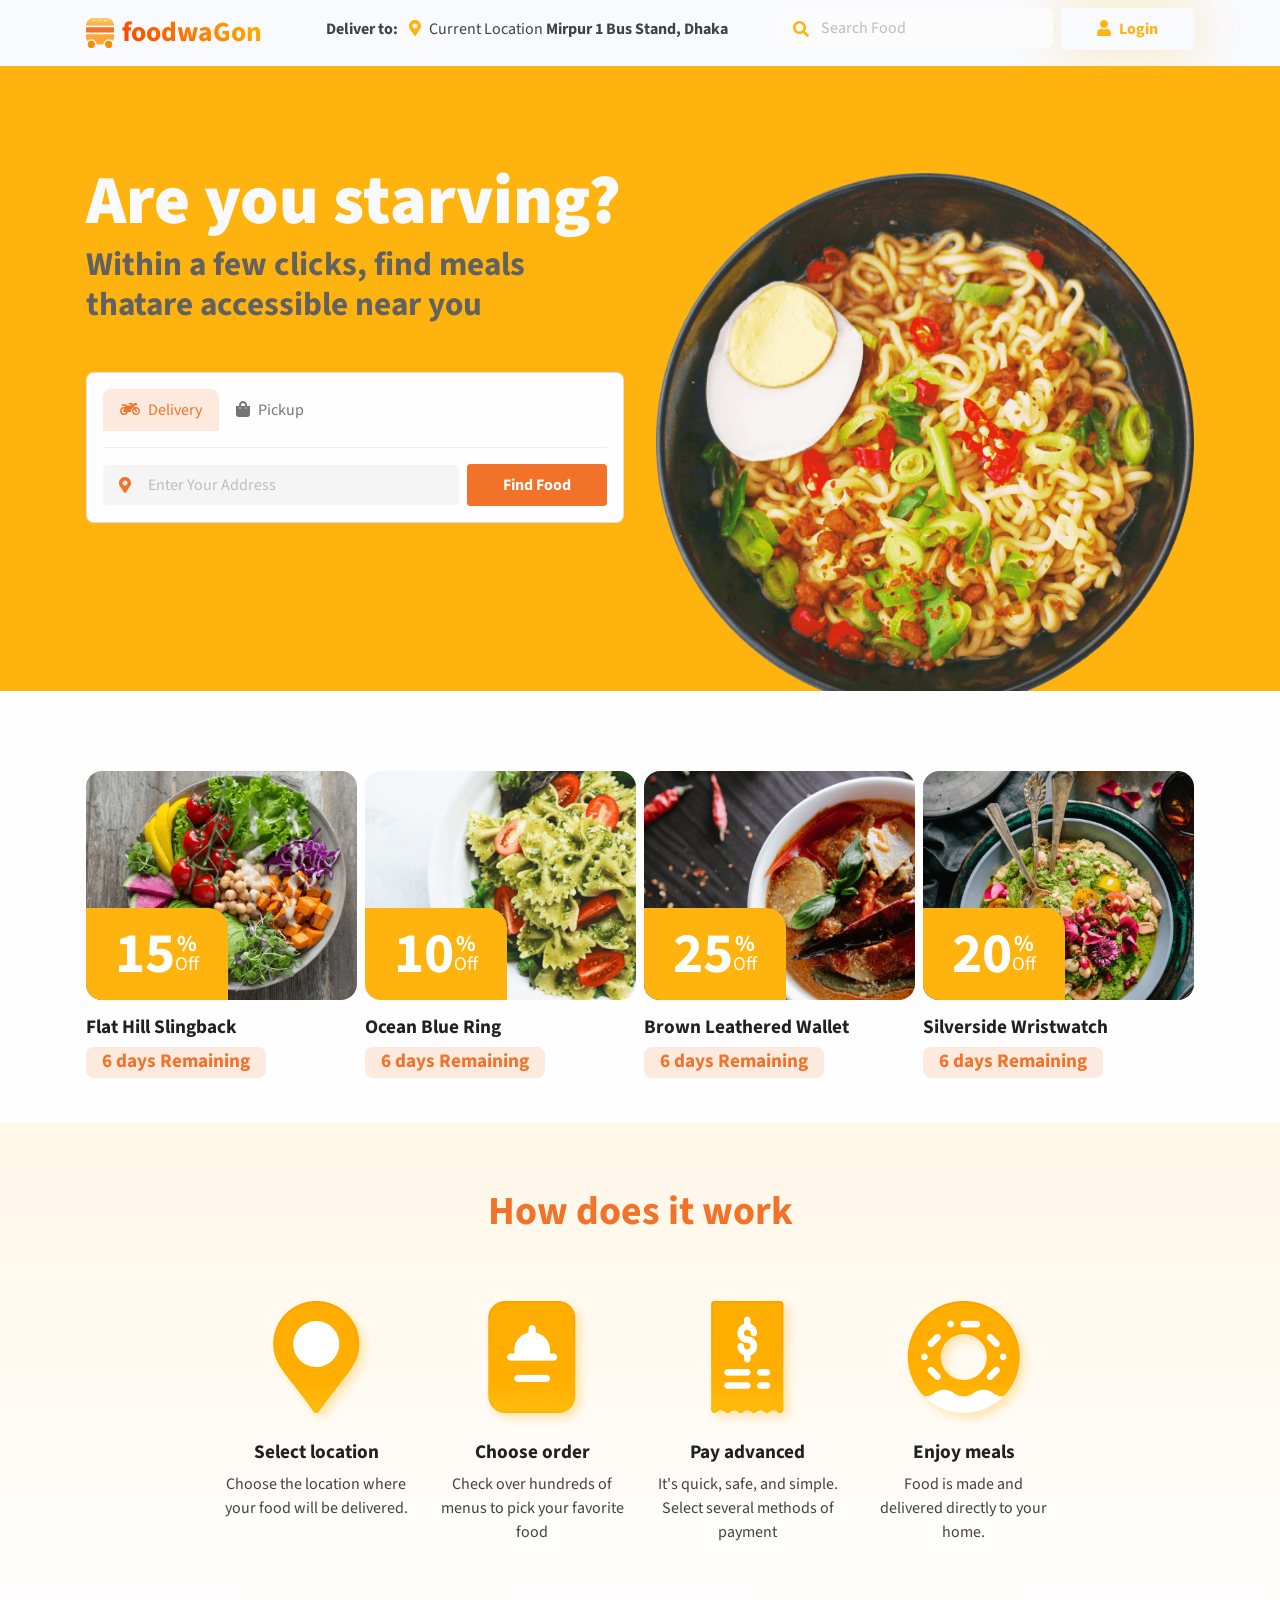
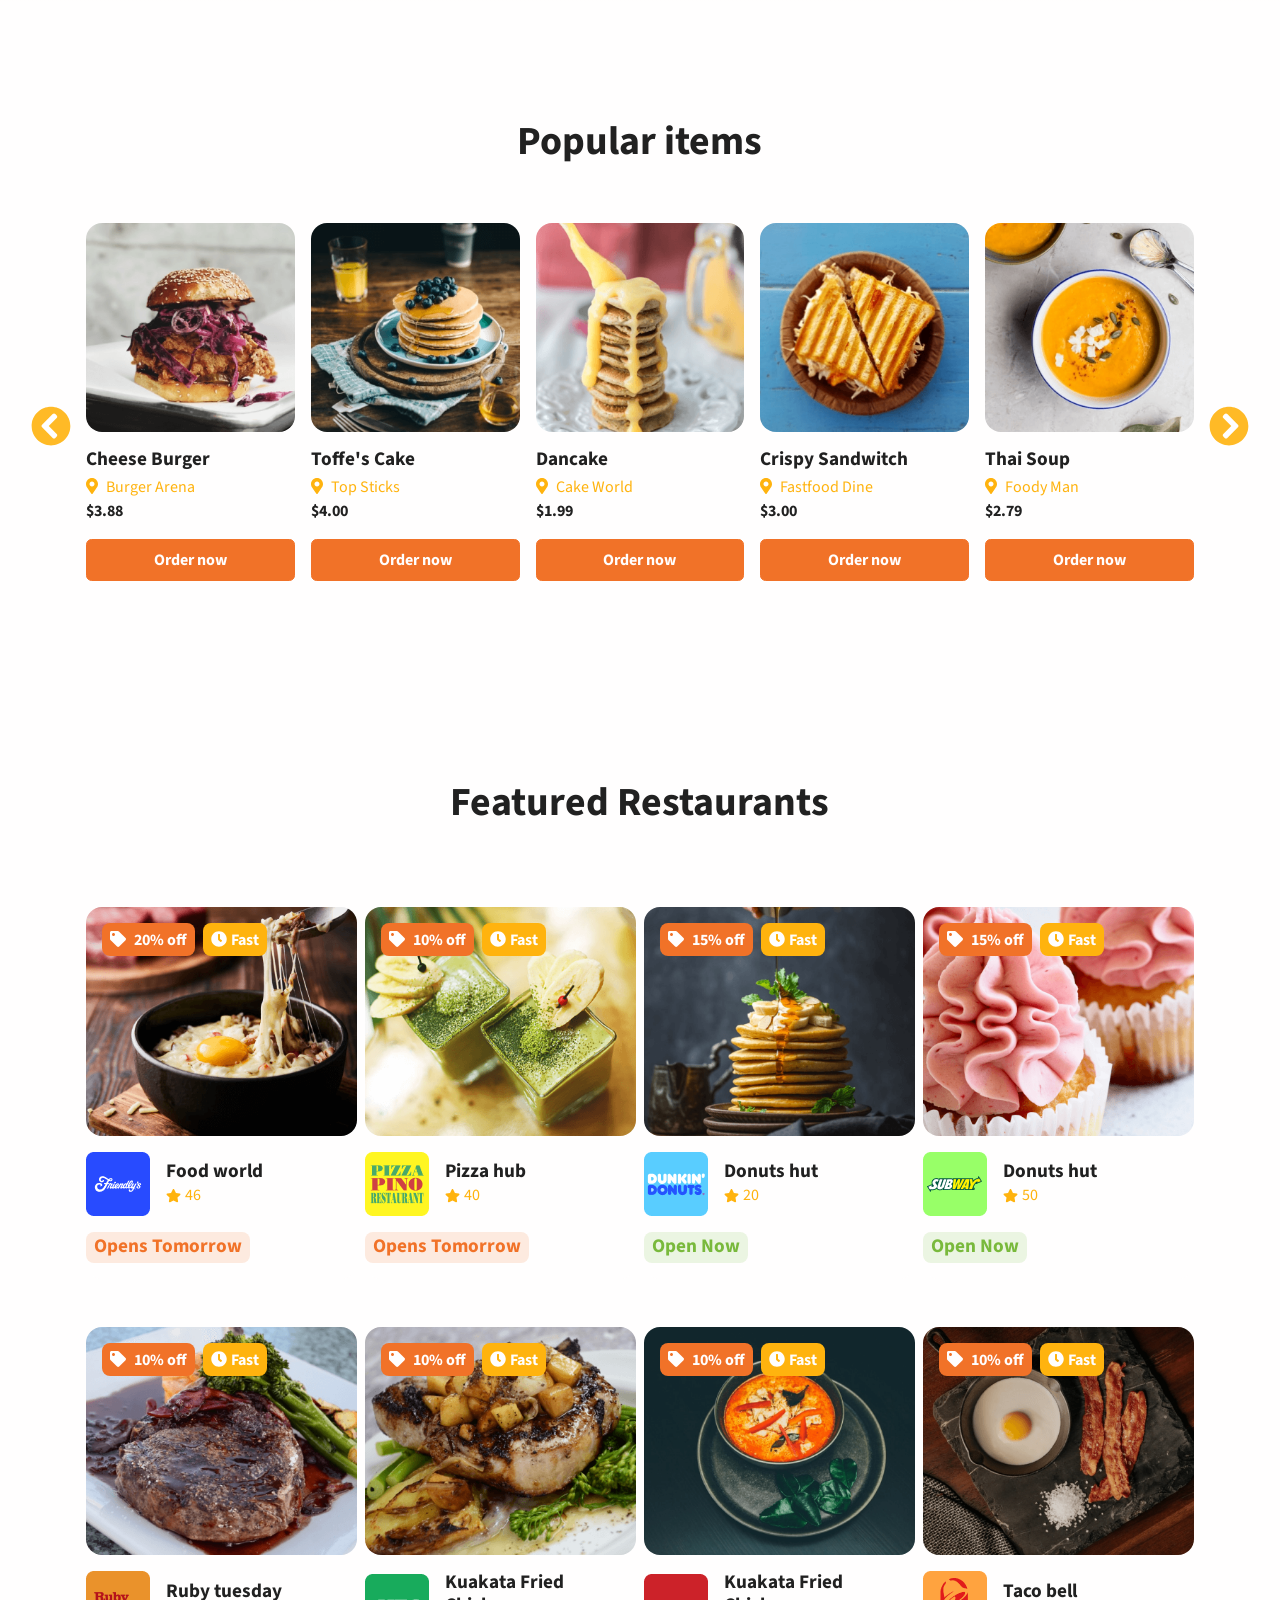
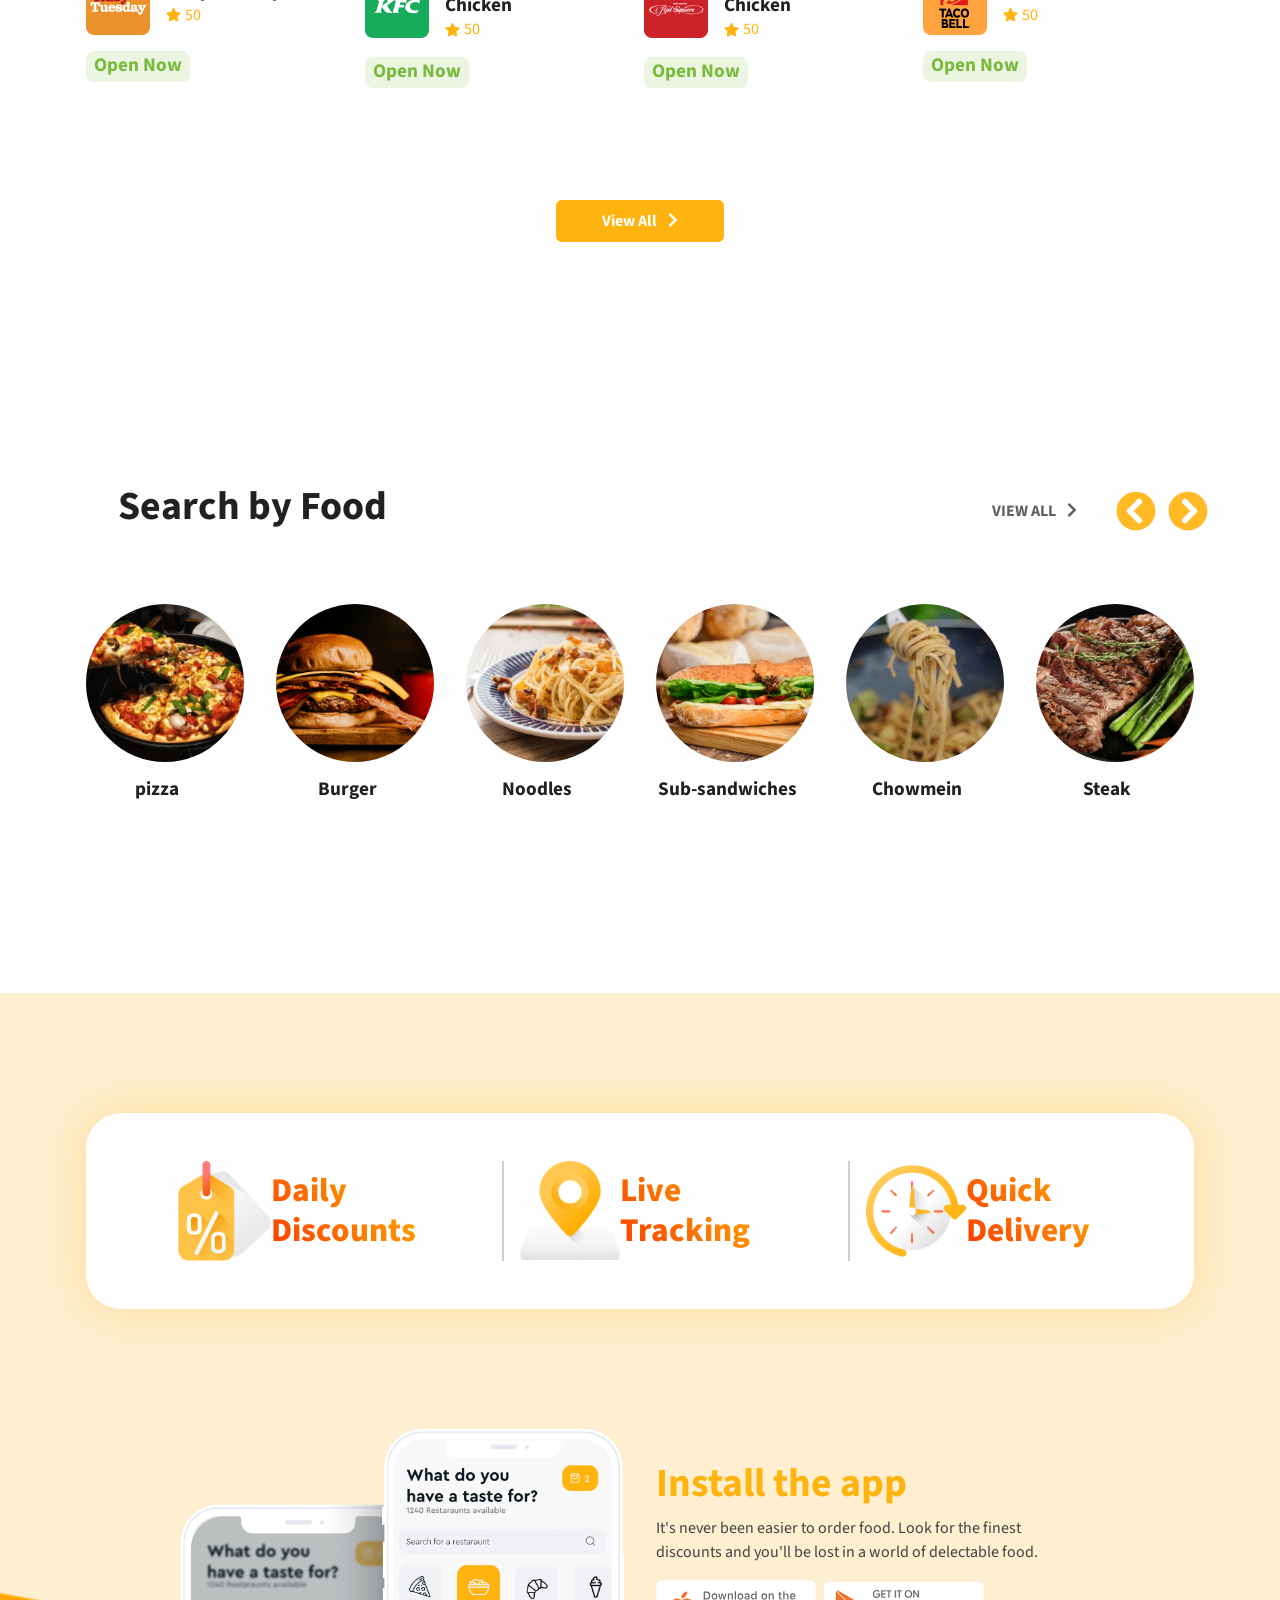
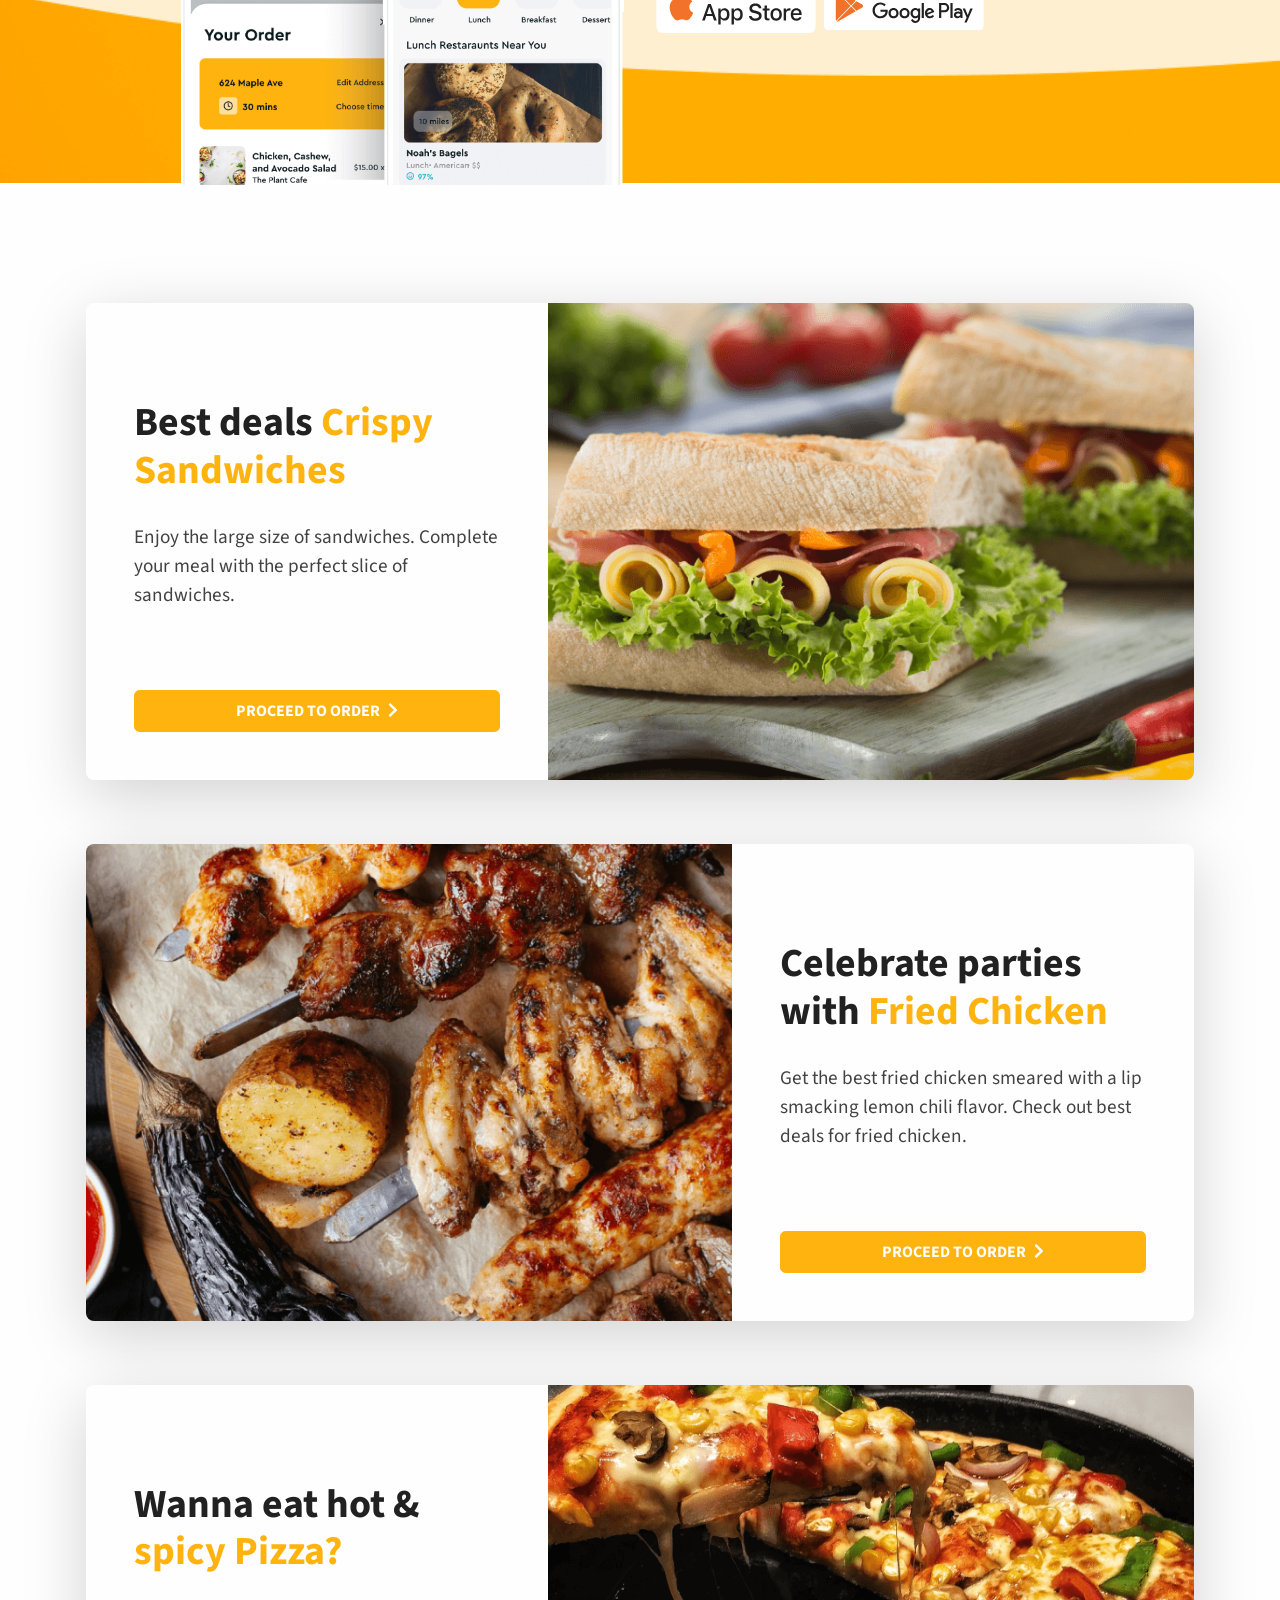
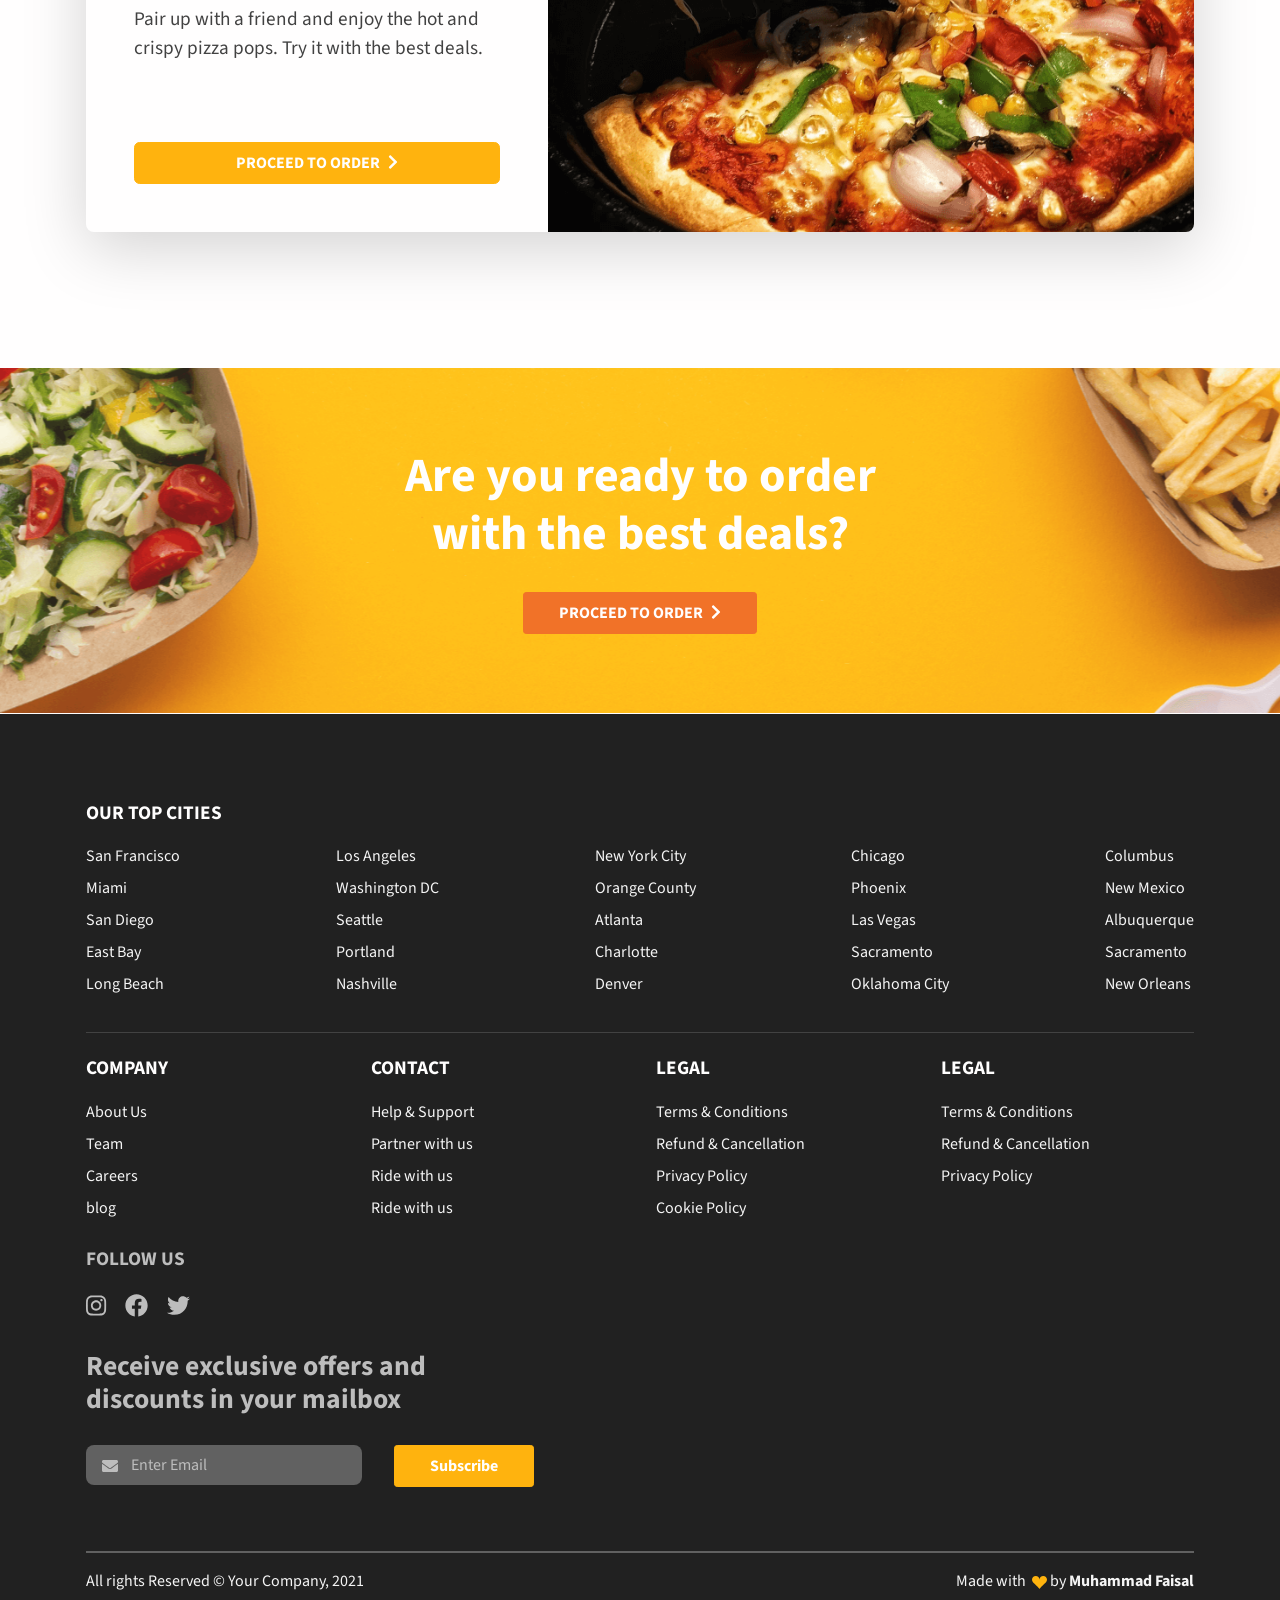
<file: public/index.html>
<!DOCTYPE html>
<html lang="en-US" dir="ltr">

  <head>
    <meta charset="utf-8">
    <meta http-equiv="X-UA-Compatible" content="IE=edge">
    <meta name="viewport" content="width=device-width, initial-scale=1">


    <!-- ===============================================-->
    <!--    Document Title-->
    <!-- ===============================================-->
    <title>Foodwagon | Responsive, Ecommerce &amp; Business Templatee</title>


    <!-- ===============================================-->
    <!--    Favicons-->
    <!-- ===============================================-->
    <link rel="apple-touch-icon" sizes="180x180" href="assets/img/favicons/apple-touch-icon.png">
    <link rel="icon" type="image/png" sizes="32x32" href="assets/img/favicons/favicon-32x32.png">
    <link rel="icon" type="image/png" sizes="16x16" href="assets/img/favicons/favicon-16x16.png">
    <link rel="shortcut icon" type="image/x-icon" href="assets/img/favicons/favicon.ico">
    <link rel="manifest" href="assets/img/favicons/manifest.json">
    <meta name="msapplication-TileImage" content="assets/img/favicons/mstile-150x150.png">
    <meta name="theme-color" content="#ffffff">


    <!-- ===============================================-->
    <!--    Stylesheets-->
    <!-- ===============================================-->
    <link href="assets/css/theme.css" rel="stylesheet" />

  </head>


  <body>

    <!-- ===============================================-->
    <!--    Main Content-->
    <!-- ===============================================-->
    <main class="main" id="top">
      <nav class="navbar navbar-expand-lg navbar-light bg-light fixed-top" data-navbar-on-scroll="data-navbar-on-scroll">
        <div class="container"><a class="navbar-brand d-inline-flex" href="index.html"><img class="d-inline-block" src="assets/img/gallery/logo.svg" alt="logo" /><span class="text-1000 fs-3 fw-bold ms-2 text-gradient">foodwaGon</span></a>
          <button class="navbar-toggler" type="button" data-bs-toggle="collapse" data-bs-target="#navbarSupportedContent" aria-controls="navbarSupportedContent" aria-expanded="false" aria-label="Toggle navigation"><span class="navbar-toggler-icon"> </span></button>
          <div class="collapse navbar-collapse border-top border-lg-0 my-2 mt-lg-0" id="navbarSupportedContent">
            <div class="mx-auto pt-5 pt-lg-0 d-block d-lg-none d-xl-block">
              <p class="mb-0 fw-bold text-lg-center">Deliver to: <i class="fas fa-map-marker-alt text-warning mx-2"></i><span class="fw-normal">Current Location </span><span>Mirpur 1 Bus Stand, Dhaka</span></p>
            </div>
            <form class="d-flex mt-4 mt-lg-0 ms-lg-auto ms-xl-0">
              <div class="input-group-icon pe-2"><i class="fas fa-search input-box-icon text-primary"></i>
                <input class="form-control border-0 input-box bg-100" type="search" placeholder="Search Food" aria-label="Search" />
              </div>
              <button class="btn btn-white shadow-warning text-warning" type="submit"> <i class="fas fa-user me-2"></i>Login</button>
            </form>
          </div>
        </div>
      </nav>
      <section class="py-5 overflow-hidden bg-primary" id="home">
        <div class="container">
          <div class="row flex-center">
            <div class="col-md-5 col-lg-6 order-0 order-md-1 mt-8 mt-md-0"><a class="img-landing-banner" href="#!"><img class="img-fluid" src="assets/img/gallery/hero-header.png" alt="hero-header" /></a></div>
            <div class="col-md-7 col-lg-6 py-8 text-md-start text-center">
              <h1 class="display-1 fs-md-5 fs-lg-6 fs-xl-8 text-light">Are you starving?</h1>
              <h1 class="text-800 mb-5 fs-4">Within a few clicks, find meals that<br class="d-none d-xxl-block" />are accessible near you</h1>
              <div class="card w-xxl-75">
                <div class="card-body">
                  <nav>
                    <div class="nav nav-tabs" id="nav-tab" role="tablist">
                      <button class="nav-link active mb-3" id="nav-home-tab" data-bs-toggle="tab" data-bs-target="#nav-home" type="button" role="tab" aria-controls="nav-home" aria-selected="true"><i class="fas fa-motorcycle me-2"></i>Delivery</button>
                      <button class="nav-link mb-3" id="nav-profile-tab" data-bs-toggle="tab" data-bs-target="#nav-profile" type="button" role="tab" aria-controls="nav-profile" aria-selected="false"><i class="fas fa-shopping-bag me-2"></i>Pickup</button>
                    </div>
                  </nav>
                  <div class="tab-content mt-3" id="nav-tabContent">
                    <div class="tab-pane fade show active" id="nav-home" role="tabpanel" aria-labelledby="nav-home-tab">
                      <form class="row gx-2 gy-2 align-items-center">
                        <div class="col">
                          <div class="input-group-icon"><i class="fas fa-map-marker-alt text-danger input-box-icon"></i>
                            <label class="visually-hidden" for="inputDelivery">Address</label>
                            <input class="form-control input-box form-foodwagon-control" id="inputDelivery" type="text" placeholder="Enter Your Address" />
                          </div>
                        </div>
                        <div class="d-grid gap-3 col-sm-auto">
                          <button class="btn btn-danger" type="submit">Find Food</button>
                        </div>
                      </form>
                    </div>
                    <div class="tab-pane fade" id="nav-profile" role="tabpanel" aria-labelledby="nav-profile-tab">
                      <form class="row gx-4 gy-2 align-items-center">
                        <div class="col">
                          <div class="input-group-icon"><i class="fas fa-map-marker-alt text-danger input-box-icon"></i>
                            <label class="visually-hidden" for="inputPickup">Address</label>
                            <input class="form-control input-box form-foodwagon-control" id="inputPickup" type="text" placeholder="Enter Your Address" />
                          </div>
                        </div>
                        <div class="d-grid gap-3 col-sm-auto">
                          <button class="btn btn-danger" type="submit">Find Food</button>
                        </div>
                      </form>
                    </div>
                  </div>
                </div>
              </div>
            </div>
          </div>
        </div>
      </section>


      <!-- ============================================-->
      <!-- <section> begin ============================-->
      <section class="py-0">

        <div class="container">
          <div class="row h-100 gx-2 mt-7">
            <div class="col-sm-6 col-lg-3 mb-3 mb-md-0 h-100 pb-4">
              <div class="card card-span h-100">
                <div class="position-relative"> <img class="img-fluid rounded-3 w-100" src="assets/img/gallery/discount-item-1.png" alt="..." />
                  <div class="card-actions">
                    <div class="badge badge-foodwagon bg-primary p-4">
                      <div class="d-flex flex-between-center">
                        <div class="text-white fs-7">15</div>
                        <div class="d-block text-white fs-2">% <br />
                          <div class="fw-normal fs-1 mt-2">Off</div>
                        </div>
                      </div>
                    </div>
                  </div>
                </div>
                <div class="card-body px-0">
                  <h5 class="fw-bold text-1000 text-truncate">Flat Hill Slingback</h5><span class="badge bg-soft-danger py-2 px-3"><span class="fs-1 text-danger">6 days Remaining</span></span>
                </div><a class="stretched-link" href="#"></a>
              </div>
            </div>
            <div class="col-sm-6 col-lg-3 mb-3 mb-md-0 h-100 pb-4">
              <div class="card card-span h-100">
                <div class="position-relative"> <img class="img-fluid rounded-3 w-100" src="assets/img/gallery/discount-item-2.png" alt="..." />
                  <div class="card-actions">
                    <div class="badge badge-foodwagon bg-primary p-4">
                      <div class="d-flex flex-between-center">
                        <div class="text-white fs-7">10</div>
                        <div class="d-block text-white fs-2">% <br />
                          <div class="fw-normal fs-1 mt-2">Off</div>
                        </div>
                      </div>
                    </div>
                  </div>
                </div>
                <div class="card-body px-0">
                  <h5 class="fw-bold text-1000 text-truncate">Ocean Blue Ring</h5><span class="badge bg-soft-danger py-2 px-3"><span class="fs-1 text-danger">6 days Remaining</span></span>
                </div><a class="stretched-link" href="#"></a>
              </div>
            </div>
            <div class="col-sm-6 col-lg-3 mb-3 mb-md-0 h-100 pb-4">
              <div class="card card-span h-100">
                <div class="position-relative"> <img class="img-fluid rounded-3 w-100" src="assets/img/gallery/discount-item-3.png" alt="..." />
                  <div class="card-actions">
                    <div class="badge badge-foodwagon bg-primary p-4">
                      <div class="d-flex flex-between-center">
                        <div class="text-white fs-7">25</div>
                        <div class="d-block text-white fs-2">% <br />
                          <div class="fw-normal fs-1 mt-2">Off</div>
                        </div>
                      </div>
                    </div>
                  </div>
                </div>
                <div class="card-body px-0">
                  <h5 class="fw-bold text-1000 text-truncate">Brown Leathered Wallet</h5><span class="badge bg-soft-danger py-2 px-3"><span class="fs-1 text-danger">6 days Remaining</span></span>
                </div><a class="stretched-link" href="#"></a>
              </div>
            </div>
            <div class="col-sm-6 col-lg-3 mb-3 mb-md-0 h-100 pb-4">
              <div class="card card-span h-100">
                <div class="position-relative"> <img class="img-fluid rounded-3 w-100" src="assets/img/gallery/discount-item-4.png" alt="..." />
                  <div class="card-actions">
                    <div class="badge badge-foodwagon bg-primary p-4">
                      <div class="d-flex flex-between-center">
                        <div class="text-white fs-7">20</div>
                        <div class="d-block text-white fs-2">% <br />
                          <div class="fw-normal fs-1 mt-2">Off</div>
                        </div>
                      </div>
                    </div>
                  </div>
                </div>
                <div class="card-body px-0">
                  <h5 class="fw-bold text-1000 text-truncate">Silverside Wristwatch</h5><span class="badge bg-soft-danger py-2 px-3"><span class="fs-1 text-danger">6 days Remaining</span></span>
                </div><a class="stretched-link" href="#"></a>
              </div>
            </div>
          </div>
        </div><!-- end of .container-->

      </section>
      <!-- <section> close ============================-->
      <!-- ============================================-->




      <!-- ============================================-->
      <!-- <section> begin ============================-->
      <section class="py-0 bg-primary-gradient">

        <div class="container">
          <div class="row justify-content-center g-0">
            <div class="col-xl-9">
              <div class="col-lg-6 text-center mx-auto mb-3 mb-md-5 mt-4">
                <h5 class="fw-bold text-danger fs-3 fs-lg-5 lh-sm my-6">How does it work</h5>
              </div>
              <div class="row">
                <div class="col-sm-6 col-md-3 mb-6">
                  <div class="text-center"><img class="shadow-icon" src="assets/img/gallery/location.png" height="112" alt="..." />
                    <h5 class="mt-4 fw-bold">Select location</h5>
                    <p class="mb-md-0">Choose the location where your food will be delivered.</p>
                  </div>
                </div>
                <div class="col-sm-6 col-md-3 mb-6">
                  <div class="text-center"><img class="shadow-icon" src="assets/img/gallery/order.png" height="112" alt="..." />
                    <h5 class="mt-4 fw-bold">Choose order</h5>
                    <p class="mb-md-0">Check over hundreds of menus to pick your favorite food</p>
                  </div>
                </div>
                <div class="col-sm-6 col-md-3 mb-6">
                  <div class="text-center"><img class="shadow-icon" src="assets/img/gallery/pay.png" height="112" alt="..." />
                    <h5 class="mt-4 fw-bold">Pay advanced</h5>
                    <p class="mb-md-0">It's quick, safe, and simple. Select several methods of payment</p>
                  </div>
                </div>
                <div class="col-sm-6 col-md-3 mb-6">
                  <div class="text-center"><img class="shadow-icon" src="assets/img/gallery/meals.png" height="112" alt="..." />
                    <h5 class="mt-4 fw-bold">Enjoy meals</h5>
                    <p class="mb-md-0">Food is made and delivered directly to your home.</p>
                  </div>
                </div>
              </div>
            </div>
          </div>
        </div><!-- end of .container-->

      </section>
      <!-- <section> close ============================-->
      <!-- ============================================-->




      <!-- ============================================-->
      <!-- <section> begin ============================-->
      <section class="py-4 overflow-hidden">

        <div class="container">
          <div class="row h-100">
            <div class="col-lg-7 mx-auto text-center mt-7 mb-5">
              <h5 class="fw-bold fs-3 fs-lg-5 lh-sm">Popular items</h5>
            </div>
            <div class="col-12">
              <div class="carousel slide" id="carouselPopularItems" data-bs-touch="false" data-bs-interval="false">
                <div class="carousel-inner">
                  <div class="carousel-item active" data-bs-interval="10000">
                    <div class="row gx-3 h-100 align-items-center">
                      <div class="col-sm-6 col-md-4 col-xl mb-5 h-100">
                        <div class="card card-span h-100 rounded-3"><img class="img-fluid rounded-3 h-100" src="assets/img/gallery/cheese-burger.png" alt="..." />
                          <div class="card-body ps-0">
                            <h5 class="fw-bold text-1000 text-truncate mb-1">Cheese Burger</h5>
                            <div><span class="text-warning me-2"><i class="fas fa-map-marker-alt"></i></span><span class="text-primary">Burger Arena</span></div><span class="text-1000 fw-bold">$3.88</span>
                          </div>
                        </div>
                        <div class="d-grid gap-2"><a class="btn btn-lg btn-danger" href="#!" role="button">Order now</a></div>
                      </div>
                      <div class="col-sm-6 col-md-4 col-xl mb-5 h-100">
                        <div class="card card-span h-100 rounded-3"><img class="img-fluid rounded-3 h-100" src="assets/img/gallery/toffes-cake.png" alt="..." />
                          <div class="card-body ps-0">
                            <h5 class="fw-bold text-1000 text-truncate mb-1">Toffe's Cake</h5>
                            <div><span class="text-warning me-2"><i class="fas fa-map-marker-alt"></i></span><span class="text-primary">Top Sticks</span></div><span class="text-1000 fw-bold">$4.00</span>
                          </div>
                        </div>
                        <div class="d-grid gap-2"><a class="btn btn-lg btn-danger" href="#!" role="button">Order now</a></div>
                      </div>
                      <div class="col-sm-6 col-md-4 col-xl mb-5 h-100">
                        <div class="card card-span h-100 rounded-3"><img class="img-fluid rounded-3 h-100" src="assets/img/gallery/dancake.png" alt="..." />
                          <div class="card-body ps-0">
                            <h5 class="fw-bold text-1000 text-truncate mb-1">Dancake</h5>
                            <div><span class="text-warning me-2"><i class="fas fa-map-marker-alt"></i></span><span class="text-primary">Cake World</span></div><span class="text-1000 fw-bold">$1.99</span>
                          </div>
                        </div>
                        <div class="d-grid gap-2"><a class="btn btn-lg btn-danger" href="#!" role="button">Order now</a></div>
                      </div>
                      <div class="col-sm-6 col-md-4 col-xl mb-5 h-100">
                        <div class="card card-span h-100 rounded-3"><img class="img-fluid rounded-3 h-100" src="assets/img/gallery/crispy-sandwitch.png" alt="..." />
                          <div class="card-body ps-0">
                            <h5 class="fw-bold text-1000 text-truncate mb-1">Crispy Sandwitch</h5>
                            <div><span class="text-warning me-2"><i class="fas fa-map-marker-alt"></i></span><span class="text-primary">Fastfood Dine</span></div><span class="text-1000 fw-bold">$3.00</span>
                          </div>
                        </div>
                        <div class="d-grid gap-2"><a class="btn btn-lg btn-danger" href="#!" role="button">Order now</a></div>
                      </div>
                      <div class="col-sm-6 col-md-4 col-xl mb-5 h-100">
                        <div class="card card-span h-100 rounded-3"><img class="img-fluid rounded-3 h-100" src="assets/img/gallery/thai-soup.png" alt="..." />
                          <div class="card-body ps-0">
                            <h5 class="fw-bold text-1000 text-truncate mb-1">Thai Soup</h5>
                            <div><span class="text-warning me-2"><i class="fas fa-map-marker-alt"></i></span><span class="text-primary">Foody Man</span></div><span class="text-1000 fw-bold">$2.79</span>
                          </div>
                        </div>
                        <div class="d-grid gap-2"><a class="btn btn-lg btn-danger" href="#!" role="button">Order now</a></div>
                      </div>
                    </div>
                  </div>
                  <div class="carousel-item" data-bs-interval="5000">
                    <div class="row gx-3 h-100 align-items-center">
                      <div class="col-sm-6 col-md-4 col-xl mb-5 h-100">
                        <div class="card card-span h-100 rounded-3"><img class="img-fluid rounded-3 h-100" src="assets/img/gallery/cheese-burger.png" alt="..." />
                          <div class="card-body ps-0">
                            <h5 class="fw-bold text-1000 text-truncate mb-1">Cheese Burger</h5>
                            <div><span class="text-warning me-2"><i class="fas fa-map-marker-alt"></i></span><span class="text-primary">Burger Arena</span></div><span class="text-1000 fw-bold">$3.88</span>
                          </div>
                        </div>
                        <div class="d-grid gap-2"><a class="btn btn-lg btn-danger" href="#!" role="button">Order now</a></div>
                      </div>
                      <div class="col-sm-6 col-md-4 col-xl mb-5 h-100">
                        <div class="card card-span h-100 rounded-3"><img class="img-fluid rounded-3 h-100" src="assets/img/gallery/toffes-cake.png" alt="..." />
                          <div class="card-body ps-0">
                            <h5 class="fw-bold text-1000 text-truncate mb-1">Toffe's Cake</h5>
                            <div><span class="text-warning me-2"><i class="fas fa-map-marker-alt"></i></span><span class="text-primary">Top Sticks</span></div><span class="text-1000 fw-bold">$4.00</span>
                          </div>
                        </div>
                        <div class="d-grid gap-2"><a class="btn btn-lg btn-danger" href="#!" role="button">Order now</a></div>
                      </div>
                      <div class="col-sm-6 col-md-4 col-xl mb-5 h-100">
                        <div class="card card-span h-100 rounded-3"><img class="img-fluid rounded-3 h-100" src="assets/img/gallery/dancake.png" alt="..." />
                          <div class="card-body ps-0">
                            <h5 class="fw-bold text-1000 text-truncate mb-1">Dancake</h5>
                            <div><span class="text-warning me-2"><i class="fas fa-map-marker-alt"></i></span><span class="text-primary">Cake World</span></div><span class="text-1000 fw-bold">$1.99</span>
                          </div>
                        </div>
                        <div class="d-grid gap-2"><a class="btn btn-lg btn-danger" href="#!" role="button">Order now</a></div>
                      </div>
                      <div class="col-sm-6 col-md-4 col-xl mb-5 h-100">
                        <div class="card card-span h-100 rounded-3"><img class="img-fluid rounded-3 h-100" src="assets/img/gallery/crispy-sandwitch.png" alt="..." />
                          <div class="card-body ps-0">
                            <h5 class="fw-bold text-1000 text-truncate mb-1">Crispy Sandwitch</h5>
                            <div><span class="text-warning me-2"><i class="fas fa-map-marker-alt"></i></span><span class="text-primary">Fastfood Dine</span></div><span class="text-1000 fw-bold">$3.00</span>
                          </div>
                        </div>
                        <div class="d-grid gap-2"><a class="btn btn-lg btn-danger" href="#!" role="button">Order now</a></div>
                      </div>
                      <div class="col-sm-6 col-md-4 col-xl mb-5 h-100">
                        <div class="card card-span h-100 rounded-3"><img class="img-fluid rounded-3 h-100" src="assets/img/gallery/thai-soup.png" alt="..." />
                          <div class="card-body ps-0">
                            <h5 class="fw-bold text-1000 text-truncate mb-1">Thai Soup</h5>
                            <div><span class="text-warning me-2"><i class="fas fa-map-marker-alt"></i></span><span class="text-primary">Foody Man</span></div><span class="text-1000 fw-bold">$2.79</span>
                          </div>
                        </div>
                        <div class="d-grid gap-2"><a class="btn btn-lg btn-danger" href="#!" role="button">Order now</a></div>
                      </div>
                    </div>
                  </div>
                  <div class="carousel-item" data-bs-interval="3000">
                    <div class="row gx-3 h-100 align-items-center">
                      <div class="col-sm-6 col-md-4 col-xl mb-5 h-100">
                        <div class="card card-span h-100 rounded-3"><img class="img-fluid rounded-3 h-100" src="assets/img/gallery/cheese-burger.png" alt="..." />
                          <div class="card-body ps-0">
                            <h5 class="fw-bold text-1000 text-truncate mb-1">Cheese Burger</h5>
                            <div><span class="text-warning me-2"><i class="fas fa-map-marker-alt"></i></span><span class="text-primary">Burger Arena</span></div><span class="text-1000 fw-bold">$3.88</span>
                          </div>
                        </div>
                        <div class="d-grid gap-2"><a class="btn btn-lg btn-danger" href="#!" role="button">Order now</a></div>
                      </div>
                      <div class="col-sm-6 col-md-4 col-xl mb-5 h-100">
                        <div class="card card-span h-100 rounded-3"><img class="img-fluid rounded-3 h-100" src="assets/img/gallery/toffes-cake.png" alt="..." />
                          <div class="card-body ps-0">
                            <h5 class="fw-bold text-1000 text-truncate mb-1">Toffe's Cake</h5>
                            <div><span class="text-warning me-2"><i class="fas fa-map-marker-alt"></i></span><span class="text-primary">Top Sticks</span></div><span class="text-1000 fw-bold">$4.00</span>
                          </div>
                        </div>
                        <div class="d-grid gap-2"><a class="btn btn-lg btn-danger" href="#!" role="button">Order now</a></div>
                      </div>
                      <div class="col-sm-6 col-md-4 col-xl mb-5 h-100">
                        <div class="card card-span h-100 rounded-3"><img class="img-fluid rounded-3 h-100" src="assets/img/gallery/dancake.png" alt="..." />
                          <div class="card-body ps-0">
                            <h5 class="fw-bold text-1000 text-truncate mb-1">Dancake</h5>
                            <div><span class="text-warning me-2"><i class="fas fa-map-marker-alt"></i></span><span class="text-primary">Cake World</span></div><span class="text-1000 fw-bold">$1.99</span>
                          </div>
                        </div>
                        <div class="d-grid gap-2"><a class="btn btn-lg btn-danger" href="#!" role="button">Order now</a></div>
                      </div>
                      <div class="col-sm-6 col-md-4 col-xl mb-5 h-100">
                        <div class="card card-span h-100 rounded-3"><img class="img-fluid rounded-3 h-100" src="assets/img/gallery/crispy-sandwitch.png" alt="..." />
                          <div class="card-body ps-0">
                            <h5 class="fw-bold text-1000 text-truncate mb-1">Crispy Sandwitch</h5>
                            <div><span class="text-warning me-2"><i class="fas fa-map-marker-alt"></i></span><span class="text-primary">Fastfood Dine</span></div><span class="text-1000 fw-bold">$3.00</span>
                          </div>
                        </div>
                        <div class="d-grid gap-2"><a class="btn btn-lg btn-danger" href="#!" role="button">Order now</a></div>
                      </div>
                      <div class="col-sm-6 col-md-4 col-xl mb-5 h-100">
                        <div class="card card-span h-100 rounded-3"><img class="img-fluid rounded-3 h-100" src="assets/img/gallery/thai-soup.png" alt="..." />
                          <div class="card-body ps-0">
                            <h5 class="fw-bold text-1000 text-truncate mb-1">Thai Soup</h5>
                            <div><span class="text-warning me-2"><i class="fas fa-map-marker-alt"></i></span><span class="text-primary">Foody Man</span></div><span class="text-1000 fw-bold">$2.79</span>
                          </div>
                        </div>
                        <div class="d-grid gap-2"><a class="btn btn-lg btn-danger" href="#!" role="button">Order now</a></div>
                      </div>
                    </div>
                  </div>
                  <div class="carousel-item">
                    <div class="row gx-3 h-100 align-items-center">
                      <div class="col-sm-6 col-md-4 col-xl mb-5 h-100">
                        <div class="card card-span h-100 rounded-3"><img class="img-fluid rounded-3 h-100" src="assets/img/gallery/cheese-burger.png" alt="..." />
                          <div class="card-body ps-0">
                            <h5 class="fw-bold text-1000 text-truncate mb-1">Cheese Burger</h5>
                            <div><span class="text-warning me-2"><i class="fas fa-map-marker-alt"></i></span><span class="text-primary">Burger Arena</span></div><span class="text-1000 fw-bold">$3.88</span>
                          </div>
                        </div>
                        <div class="d-grid gap-2"><a class="btn btn-lg btn-danger" href="#!" role="button">Order now</a></div>
                      </div>
                      <div class="col-sm-6 col-md-4 col-xl mb-5 h-100">
                        <div class="card card-span h-100 rounded-3"><img class="img-fluid rounded-3 h-100" src="assets/img/gallery/toffes-cake.png" alt="..." />
                          <div class="card-body ps-0">
                            <h5 class="fw-bold text-1000 text-truncate mb-1">Toffe's Cake</h5>
                            <div><span class="text-warning me-2"><i class="fas fa-map-marker-alt"></i></span><span class="text-primary">Top Sticks</span></div><span class="text-1000 fw-bold">$4.00</span>
                          </div>
                        </div>
                        <div class="d-grid gap-2"><a class="btn btn-lg btn-danger" href="#!" role="button">Order now</a></div>
                      </div>
                      <div class="col-sm-6 col-md-4 col-xl mb-5 h-100">
                        <div class="card card-span h-100 rounded-3"><img class="img-fluid rounded-3 h-100" src="assets/img/gallery/dancake.png" alt="..." />
                          <div class="card-body ps-0">
                            <h5 class="fw-bold text-1000 text-truncate mb-1">Dancake</h5>
                            <div><span class="text-warning me-2"><i class="fas fa-map-marker-alt"></i></span><span class="text-primary">Cake World</span></div><span class="text-1000 fw-bold">$1.99</span>
                          </div>
                        </div>
                        <div class="d-grid gap-2"><a class="btn btn-lg btn-danger" href="#!" role="button">Order now</a></div>
                      </div>
                      <div class="col-sm-6 col-md-4 col-xl mb-5 h-100">
                        <div class="card card-span h-100 rounded-3"><img class="img-fluid rounded-3 h-100" src="assets/img/gallery/crispy-sandwitch.png" alt="..." />
                          <div class="card-body ps-0">
                            <h5 class="fw-bold text-1000 text-truncate mb-1">Crispy Sandwitch</h5>
                            <div><span class="text-warning me-2"><i class="fas fa-map-marker-alt"></i></span><span class="text-primary">Fastfood Dine</span></div><span class="text-1000 fw-bold">$3.00</span>
                          </div>
                        </div>
                        <div class="d-grid gap-2"><a class="btn btn-lg btn-danger" href="#!" role="button">Order now</a></div>
                      </div>
                      <div class="col-sm-6 col-md-4 col-xl mb-5 h-100">
                        <div class="card card-span h-100 rounded-3"><img class="img-fluid rounded-3 h-100" src="assets/img/gallery/thai-soup.png" alt="..." />
                          <div class="card-body ps-0">
                            <h5 class="fw-bold text-1000 text-truncate mb-1">Thai Soup</h5>
                            <div><span class="text-warning me-2"><i class="fas fa-map-marker-alt"></i></span><span class="text-primary">Foody Man</span></div><span class="text-1000 fw-bold">$2.79</span>
                          </div>
                        </div>
                        <div class="d-grid gap-2"><a class="btn btn-lg btn-danger" href="#!" role="button">Order now</a></div>
                      </div>
                    </div>
                  </div>
                </div>
                <button class="carousel-control-prev carousel-icon" type="button" data-bs-target="#carouselPopularItems" data-bs-slide="prev"><span class="carousel-control-prev-icon hover-top-shadow" aria-hidden="true"></span><span class="visually-hidden">Previous</span></button>
                <button class="carousel-control-next carousel-icon" type="button" data-bs-target="#carouselPopularItems" data-bs-slide="next"><span class="carousel-control-next-icon hover-top-shadow" aria-hidden="true"></span><span class="visually-hidden">Next </span></button>
              </div>
            </div>
          </div>
        </div><!-- end of .container-->

      </section>
      <!-- <section> close ============================-->
      <!-- ============================================-->


      <section id="testimonial">
        <div class="container">
          <div class="row h-100">
            <div class="col-lg-7 mx-auto text-center mb-6">
              <h5 class="fw-bold fs-3 fs-lg-5 lh-sm mb-3">Featured Restaurants</h5>
            </div>
          </div>
          <div class="row gx-2">
            <div class="col-sm-6 col-md-4 col-lg-3 h-100 mb-5">
              <div class="card card-span h-100 text-white rounded-3"><img class="img-fluid rounded-3 h-100" src="assets/img/gallery/food-world.png" alt="..." />
                <div class="card-img-overlay ps-0"><span class="badge bg-danger p-2 ms-3"><i class="fas fa-tag me-2 fs-0"></i><span class="fs-0">20% off</span></span><span class="badge bg-primary ms-2 me-1 p-2"><i class="fas fa-clock me-1 fs-0"></i><span class="fs-0">Fast</span></span></div>
                <div class="card-body ps-0">
                  <div class="d-flex align-items-center mb-3"><img class="img-fluid" src="assets/img/gallery/food-world-logo.png" alt="" />
                    <div class="flex-1 ms-3">
                      <h5 class="mb-0 fw-bold text-1000">Food world</h5><span class="text-primary fs--1 me-1"><i class="fas fa-star"></i></span><span class="mb-0 text-primary">46</span>
                    </div>
                  </div><span class="badge bg-soft-danger p-2"><span class="fw-bold fs-1 text-danger">Opens Tomorrow</span></span>
                </div>
              </div>
            </div>
            <div class="col-sm-6 col-md-4 col-lg-3 h-100 mb-5">
              <div class="card card-span h-100 text-white rounded-3"><img class="img-fluid rounded-3 h-100" src="assets/img/gallery/pizza-hub.png" alt="..." />
                <div class="card-img-overlay ps-0"><span class="badge bg-danger p-2 ms-3"><i class="fas fa-tag me-2 fs-0"></i><span class="fs-0">10% off</span></span><span class="badge bg-primary ms-2 me-1 p-2"><i class="fas fa-clock me-1 fs-0"></i><span class="fs-0">Fast</span></span></div>
                <div class="card-body ps-0">
                  <div class="d-flex align-items-center mb-3"><img class="img-fluid" src="assets/img/gallery/pizzahub-logo.png" alt="" />
                    <div class="flex-1 ms-3">
                      <h5 class="mb-0 fw-bold text-1000">Pizza hub</h5><span class="text-primary fs--1 me-1"><i class="fas fa-star"></i></span><span class="mb-0 text-primary">40</span>
                    </div>
                  </div><span class="badge bg-soft-danger p-2"><span class="fw-bold fs-1 text-danger">Opens Tomorrow</span></span>
                </div>
              </div>
            </div>
            <div class="col-sm-6 col-md-4 col-lg-3 h-100 mb-5">
              <div class="card card-span h-100 text-white rounded-3"><img class="img-fluid rounded-3 h-100" src="assets/img/gallery/donuts-hut.png" alt="..." />
                <div class="card-img-overlay ps-0"><span class="badge bg-danger p-2 ms-3"><i class="fas fa-tag me-2 fs-0"></i><span class="fs-0">15% off</span></span><span class="badge bg-primary ms-2 me-1 p-2"><i class="fas fa-clock me-1 fs-0"></i><span class="fs-0">Fast</span></span></div>
                <div class="card-body ps-0">
                  <div class="d-flex align-items-center mb-3"><img class="img-fluid" src="assets/img/gallery/donuts-hut-logo.png" alt="" />
                    <div class="flex-1 ms-3">
                      <h5 class="mb-0 fw-bold text-1000">Donuts hut</h5><span class="text-primary fs--1 me-1"><i class="fas fa-star"></i></span><span class="mb-0 text-primary">20</span>
                    </div>
                  </div><span class="badge bg-soft-success p-2"><span class="fw-bold fs-1 text-success">Open Now</span></span>
                </div>
              </div>
            </div>
            <div class="col-sm-6 col-md-4 col-lg-3 h-100 mb-5">
              <div class="card card-span h-100 text-white rounded-3"><img class="img-fluid rounded-3 h-100" src="assets/img/gallery/donuthut.png" alt="..." />
                <div class="card-img-overlay ps-0"><span class="badge bg-danger p-2 ms-3"><i class="fas fa-tag me-2 fs-0"></i><span class="fs-0">15% off</span></span><span class="badge bg-primary ms-2 me-1 p-2"><i class="fas fa-clock me-1 fs-0"></i><span class="fs-0">Fast</span></span></div>
                <div class="card-body ps-0">
                  <div class="d-flex align-items-center mb-3"><img class="img-fluid" src="assets/img/gallery/donut-hut-logo.png" alt="" />
                    <div class="flex-1 ms-3">
                      <h5 class="mb-0 fw-bold text-1000">Donuts hut</h5><span class="text-primary fs--1 me-1"><i class="fas fa-star"></i></span><span class="mb-0 text-primary">50</span>
                    </div>
                  </div><span class="badge bg-soft-success p-2"><span class="fw-bold fs-1 text-success">Open Now</span></span>
                </div>
              </div>
            </div>
            <div class="col-sm-6 col-md-4 col-lg-3 h-100 mb-5">
              <div class="card card-span h-100 text-white rounded-3"><img class="img-fluid rounded-3 h-100" src="assets/img/gallery/ruby-tuesday.png" alt="..." />
                <div class="card-img-overlay ps-0"><span class="badge bg-danger p-2 ms-3"><i class="fas fa-tag me-2 fs-0"></i><span class="fs-0">10% off</span></span><span class="badge bg-primary ms-2 me-1 p-2"><i class="fas fa-clock me-1 fs-0"></i><span class="fs-0">Fast</span></span></div>
                <div class="card-body ps-0">
                  <div class="d-flex align-items-center mb-3"><img class="img-fluid" src="assets/img/gallery/ruby-tuesday-logo.png" alt="" />
                    <div class="flex-1 ms-3">
                      <h5 class="mb-0 fw-bold text-1000">Ruby tuesday</h5><span class="text-primary fs--1 me-1"><i class="fas fa-star"></i></span><span class="mb-0 text-primary">50</span>
                    </div>
                  </div><span class="badge bg-soft-success p-2"><span class="fw-bold fs-1 text-success">Open Now</span></span>
                </div>
              </div>
            </div>
            <div class="col-sm-6 col-md-4 col-lg-3 h-100 mb-5">
              <div class="card card-span h-100 text-white rounded-3"><img class="img-fluid rounded-3 h-100" src="assets/img/gallery/kuakata.png" alt="..." />
                <div class="card-img-overlay ps-0"><span class="badge bg-danger p-2 ms-3"><i class="fas fa-tag me-2 fs-0"></i><span class="fs-0">10% off</span></span><span class="badge bg-primary ms-2 me-1 p-2"><i class="fas fa-clock me-1 fs-0"></i><span class="fs-0">Fast</span></span></div>
                <div class="card-body ps-0">
                  <div class="d-flex align-items-center mb-3"><img class="img-fluid" src="assets/img/gallery/kuakata-logo.png" alt="" />
                    <div class="flex-1 ms-3">
                      <h5 class="mb-0 fw-bold text-1000">Kuakata Fried Chicken</h5><span class="text-primary fs--1 me-1"><i class="fas fa-star"></i></span><span class="mb-0 text-primary">50</span>
                    </div>
                  </div><span class="badge bg-soft-success p-2"><span class="fw-bold fs-1 text-success">Open Now</span></span>
                </div>
              </div>
            </div>
            <div class="col-sm-6 col-md-4 col-lg-3 h-100 mb-5">
              <div class="card card-span h-100 text-white rounded-3"><img class="img-fluid rounded-3 h-100" src="assets/img/gallery/red-square.png" alt="..." />
                <div class="card-img-overlay ps-0"><span class="badge bg-danger p-2 ms-3"><i class="fas fa-tag me-2 fs-0"></i><span class="fs-0">10% off</span></span><span class="badge bg-primary ms-2 me-1 p-2"><i class="fas fa-clock me-1 fs-0"></i><span class="fs-0">Fast</span></span></div>
                <div class="card-body ps-0">
                  <div class="d-flex align-items-center mb-3"><img class="img-fluid" src="assets/img/gallery/red-square-logo.png" alt="" />
                    <div class="flex-1 ms-3">
                      <h5 class="mb-0 fw-bold text-1000">Kuakata Fried Chicken</h5><span class="text-primary fs--1 me-1"><i class="fas fa-star"></i></span><span class="mb-0 text-primary">50</span>
                    </div>
                  </div><span class="badge bg-soft-success p-2"><span class="fw-bold fs-1 text-success">Open Now</span></span>
                </div>
              </div>
            </div>
            <div class="col-sm-6 col-md-4 col-lg-3 h-100 mb-5">
              <div class="card card-span h-100 text-white rounded-3"><img class="img-fluid rounded-3 h-100" src="assets/img/gallery/taco-bell.png" alt="..." />
                <div class="card-img-overlay ps-0"><span class="badge bg-danger p-2 ms-3"><i class="fas fa-tag me-2 fs-0"></i><span class="fs-0">10% off</span></span><span class="badge bg-primary ms-2 me-1 p-2"><i class="fas fa-clock me-1 fs-0"></i><span class="fs-0">Fast</span></span></div>
                <div class="card-body ps-0">
                  <div class="d-flex align-items-center mb-3"><img class="img-fluid" src="assets/img/gallery/taco-bell-logo.png" alt="" />
                    <div class="flex-1 ms-3">
                      <h5 class="mb-0 fw-bold text-1000">Taco bell</h5><span class="text-primary fs--1 me-1"><i class="fas fa-star"></i></span><span class="mb-0 text-primary">50</span>
                    </div>
                  </div><span class="badge bg-soft-success p-2"><span class="fw-bold fs-1 text-success">Open Now</span></span>
                </div>
              </div>
            </div>
            <div class="col-12 d-flex justify-content-center mt-5"> <a class="btn btn-lg btn-primary" href="#!">View All <i class="fas fa-chevron-right ms-2"> </i></a></div>
          </div>
        </div>
      </section>


      <!-- ============================================-->
      <!-- <section> begin ============================-->
      <section class="py-8 overflow-hidden">

        <div class="container">
          <div class="row flex-center mb-6">
            <div class="col-lg-7">
              <h5 class="fw-bold fs-3 fs-lg-5 lh-sm text-center text-lg-start">Search by Food</h5>
            </div>
            <div class="col-lg-4 text-lg-end text-center"><a class="btn btn-lg text-800 me-2" href="#" role="button">VIEW ALL <i class="fas fa-chevron-right ms-2"></i></a></div>
            <div class="col-lg-auto position-relative">
              <button class="carousel-control-prev s-icon-prev carousel-icon" type="button" data-bs-target="#carouselSearchByFood" data-bs-slide="prev"><span class="carousel-control-prev-icon hover-top-shadow" aria-hidden="true"></span><span class="visually-hidden">Previous</span></button>
              <button class="carousel-control-next s-icon-next carousel-icon" type="button" data-bs-target="#carouselSearchByFood" data-bs-slide="next"><span class="carousel-control-next-icon hover-top-shadow" aria-hidden="true"></span><span class="visually-hidden">Next</span></button>
            </div>
          </div>
          <div class="row flex-center">
            <div class="col-12">
              <div class="carousel slide" id="carouselSearchByFood" data-bs-touch="false" data-bs-interval="false">
                <div class="carousel-inner">
                  <div class="carousel-item active" data-bs-interval="10000">
                    <div class="row h-100 align-items-center">
                      <div class="col-sm-6 col-md-4 col-xl mb-5 h-100">
                        <div class="card card-span h-100 rounded-circle"><img class="img-fluid rounded-circle h-100" src="assets/img/gallery/search-pizza.png" alt="..." />
                          <div class="card-body ps-0">
                            <h5 class="text-center fw-bold text-1000 text-truncate mb-2">pizza</h5>
                          </div>
                        </div>
                      </div>
                      <div class="col-sm-6 col-md-4 col-xl mb-5 h-100">
                        <div class="card card-span h-100 rounded-circle"><img class="img-fluid rounded-circle h-100" src="assets/img/gallery/burger.png" alt="..." />
                          <div class="card-body ps-0">
                            <h5 class="text-center fw-bold text-1000 text-truncate mb-2">Burger</h5>
                          </div>
                        </div>
                      </div>
                      <div class="col-sm-6 col-md-4 col-xl mb-5 h-100">
                        <div class="card card-span h-100 rounded-circle"><img class="img-fluid rounded-circle h-100" src="assets/img/gallery/noodles.png" alt="..." />
                          <div class="card-body ps-0">
                            <h5 class="text-center fw-bold text-1000 text-truncate mb-2">Noodles</h5>
                          </div>
                        </div>
                      </div>
                      <div class="col-sm-6 col-md-4 col-xl mb-5 h-100">
                        <div class="card card-span h-100 rounded-circle"><img class="img-fluid rounded-circle h-100" src="assets/img/gallery/sub-sandwich.png" alt="..." />
                          <div class="card-body ps-0">
                            <h5 class="text-center fw-bold text-1000 text-truncate mb-2">Sub-sandwiches</h5>
                          </div>
                        </div>
                      </div>
                      <div class="col-sm-6 col-md-4 col-xl mb-5 h-100">
                        <div class="card card-span h-100 rounded-circle"><img class="img-fluid rounded-circle h-100" src="assets/img/gallery/chowmein.png" alt="..." />
                          <div class="card-body ps-0">
                            <h5 class="text-center fw-bold text-1000 text-truncate mb-2">Chowmein</h5>
                          </div>
                        </div>
                      </div>
                      <div class="col-sm-6 col-md-4 col-xl mb-5 h-100">
                        <div class="card card-span h-100 rounded-circle"><img class="img-fluid rounded-circle h-100" src="assets/img/gallery/steak.png" alt="..." />
                          <div class="card-body ps-0">
                            <h5 class="text-center fw-bold text-1000 text-truncate mb-2">Steak</h5>
                          </div>
                        </div>
                      </div>
                    </div>
                  </div>
                  <div class="carousel-item" data-bs-interval="5000">
                    <div class="row h-100 align-items-center">
                      <div class="col-sm-6 col-md-4 col-xl mb-5 h-100">
                        <div class="card card-span h-100 rounded-circle"><img class="img-fluid rounded-circle h-100" src="assets/img/gallery/search-pizza.png" alt="..." />
                          <div class="card-body ps-0">
                            <h5 class="text-center fw-bold text-1000 text-truncate mb-2">pizza</h5>
                          </div>
                        </div>
                      </div>
                      <div class="col-sm-6 col-md-4 col-xl mb-5 h-100">
                        <div class="card card-span h-100 rounded-circle"><img class="img-fluid rounded-circle h-100" src="assets/img/gallery/burger.png" alt="..." />
                          <div class="card-body ps-0">
                            <h5 class="text-center fw-bold text-1000 text-truncate mb-2">Burger</h5>
                          </div>
                        </div>
                      </div>
                      <div class="col-sm-6 col-md-4 col-xl mb-5 h-100">
                        <div class="card card-span h-100 rounded-circle"><img class="img-fluid rounded-circle h-100" src="assets/img/gallery/noodles.png" alt="..." />
                          <div class="card-body ps-0">
                            <h5 class="text-center fw-bold text-1000 text-truncate mb-2">Noodles</h5>
                          </div>
                        </div>
                      </div>
                      <div class="col-sm-6 col-md-4 col-xl mb-5 h-100">
                        <div class="card card-span h-100 rounded-circle"><img class="img-fluid rounded-circle h-100" src="assets/img/gallery/sub-sandwich.png" alt="..." />
                          <div class="card-body ps-0">
                            <h5 class="text-center fw-bold text-1000 text-truncate mb-2">Sub-sandwiches</h5>
                          </div>
                        </div>
                      </div>
                      <div class="col-sm-6 col-md-4 col-xl mb-5 h-100">
                        <div class="card card-span h-100 rounded-circle"><img class="img-fluid rounded-circle h-100" src="assets/img/gallery/chowmein.png" alt="..." />
                          <div class="card-body ps-0">
                            <h5 class="text-center fw-bold text-1000 text-truncate mb-2">Chowmein</h5>
                          </div>
                        </div>
                      </div>
                      <div class="col-sm-6 col-md-4 col-xl mb-5 h-100">
                        <div class="card card-span h-100 rounded-circle"><img class="img-fluid rounded-circle h-100" src="assets/img/gallery/steak.png" alt="..." />
                          <div class="card-body ps-0">
                            <h5 class="text-center fw-bold text-1000 text-truncate mb-2">Steak</h5>
                          </div>
                        </div>
                      </div>
                    </div>
                  </div>
                  <div class="carousel-item" data-bs-interval="3000">
                    <div class="row h-100 align-items-center">
                      <div class="col-sm-6 col-md-4 col-xl mb-5 h-100">
                        <div class="card card-span h-100 rounded-circle"><img class="img-fluid rounded-circle h-100" src="assets/img/gallery/search-pizza.png" alt="..." />
                          <div class="card-body ps-0">
                            <h5 class="text-center fw-bold text-1000 text-truncate mb-2">pizza</h5>
                          </div>
                        </div>
                      </div>
                      <div class="col-sm-6 col-md-4 col-xl mb-5 h-100">
                        <div class="card card-span h-100 rounded-circle"><img class="img-fluid rounded-circle h-100" src="assets/img/gallery/burger.png" alt="..." />
                          <div class="card-body ps-0">
                            <h5 class="text-center fw-bold text-1000 text-truncate mb-2">Burger</h5>
                          </div>
                        </div>
                      </div>
                      <div class="col-sm-6 col-md-4 col-xl mb-5 h-100">
                        <div class="card card-span h-100 rounded-circle"><img class="img-fluid rounded-circle h-100" src="assets/img/gallery/noodles.png" alt="..." />
                          <div class="card-body ps-0">
                            <h5 class="text-center fw-bold text-1000 text-truncate mb-2">Noodles</h5>
                          </div>
                        </div>
                      </div>
                      <div class="col-sm-6 col-md-4 col-xl mb-5 h-100">
                        <div class="card card-span h-100 rounded-circle"><img class="img-fluid rounded-circle h-100" src="assets/img/gallery/sub-sandwich.png" alt="..." />
                          <div class="card-body ps-0">
                            <h5 class="text-center fw-bold text-1000 text-truncate mb-2">Sub-sandwiches</h5>
                          </div>
                        </div>
                      </div>
                      <div class="col-sm-6 col-md-4 col-xl mb-5 h-100">
                        <div class="card card-span h-100 rounded-circle"><img class="img-fluid rounded-circle h-100" src="assets/img/gallery/chowmein.png" alt="..." />
                          <div class="card-body ps-0">
                            <h5 class="text-center fw-bold text-1000 text-truncate mb-2">Chowmein</h5>
                          </div>
                        </div>
                      </div>
                      <div class="col-sm-6 col-md-4 col-xl mb-5 h-100">
                        <div class="card card-span h-100 rounded-circle"><img class="img-fluid rounded-circle h-100" src="assets/img/gallery/steak.png" alt="..." />
                          <div class="card-body ps-0">
                            <h5 class="text-center fw-bold text-1000 text-truncate mb-2">Steak</h5>
                          </div>
                        </div>
                      </div>
                    </div>
                  </div>
                  <div class="carousel-item">
                    <div class="row h-100 align-items-center">
                      <div class="col-sm-6 col-md-4 col-xl mb-5 h-100">
                        <div class="card card-span h-100 rounded-circle"><img class="img-fluid rounded-circle h-100" src="assets/img/gallery/search-pizza.png" alt="..." />
                          <div class="card-body ps-0">
                            <h5 class="text-center fw-bold text-1000 text-truncate mb-2">pizza</h5>
                          </div>
                        </div>
                      </div>
                      <div class="col-sm-6 col-md-4 col-xl mb-5 h-100">
                        <div class="card card-span h-100 rounded-circle"><img class="img-fluid rounded-circle h-100" src="assets/img/gallery/burger.png" alt="..." />
                          <div class="card-body ps-0">
                            <h5 class="text-center fw-bold text-1000 text-truncate mb-2">Burger</h5>
                          </div>
                        </div>
                      </div>
                      <div class="col-sm-6 col-md-4 col-xl mb-5 h-100">
                        <div class="card card-span h-100 rounded-circle"><img class="img-fluid rounded-circle h-100" src="assets/img/gallery/noodles.png" alt="..." />
                          <div class="card-body ps-0">
                            <h5 class="text-center fw-bold text-1000 text-truncate mb-2">Noodles</h5>
                          </div>
                        </div>
                      </div>
                      <div class="col-sm-6 col-md-4 col-xl mb-5 h-100">
                        <div class="card card-span h-100 rounded-circle"><img class="img-fluid rounded-circle h-100" src="assets/img/gallery/sub-sandwich.png" alt="..." />
                          <div class="card-body ps-0">
                            <h5 class="text-center fw-bold text-1000 text-truncate mb-2">Sub-sandwiches</h5>
                          </div>
                        </div>
                      </div>
                      <div class="col-sm-6 col-md-4 col-xl mb-5 h-100">
                        <div class="card card-span h-100 rounded-circle"><img class="img-fluid rounded-circle h-100" src="assets/img/gallery/chowmein.png" alt="..." />
                          <div class="card-body ps-0">
                            <h5 class="text-center fw-bold text-1000 text-truncate mb-2">Chowmein</h5>
                          </div>
                        </div>
                      </div>
                      <div class="col-sm-6 col-md-4 col-xl mb-5 h-100">
                        <div class="card card-span h-100 rounded-circle"><img class="img-fluid rounded-circle h-100" src="assets/img/gallery/steak.png" alt="..." />
                          <div class="card-body ps-0">
                            <h5 class="text-center fw-bold text-1000 text-truncate mb-2">Steak</h5>
                          </div>
                        </div>
                      </div>
                    </div>
                  </div>
                </div>
              </div>
            </div>
          </div>
        </div><!-- end of .container-->

      </section>
      <!-- <section> close ============================-->
      <!-- ============================================-->


      <section>
        <div class="bg-holder" style="background-image:url(assets/img/gallery/cta-one-bg.png);background-position:center;background-size:cover;">
        </div>
        <!--/.bg-holder-->

        <div class="container">
          <div class="row justify-content-center">
            <div class="col-xxl-10">
              <div class="card card-span shadow-warning" style="border-radius: 35px;">
                <div class="card-body py-5">
                  <div class="row justify-content-evenly">
                    <div class="col-md-3">
                      <div class="d-flex d-md-block d-xl-flex justify-content-evenly justify-content-lg-between"><img src="assets/img/icons/discounts.png" width="100" alt="..." />
                        <div class="d-flex d-lg-block d-xl-flex flex-center">
                          <h2 class="fw-bolder text-1000 mb-0 text-gradient">Daily<br class="d-none d-md-block" />Discounts </h2>
                        </div>
                      </div>
                    </div>
                    <div class="col-md-3 hr-vertical">
                      <div class="d-flex d-md-block d-xl-flex justify-content-evenly justify-content-lg-between"><img src="assets/img/icons/live-tracking.png" width="100" alt="..." />
                        <div class="d-flex d-lg-block d-xl-flex flex-center">
                          <h2 class="fw-bolder text-1000 mb-0 text-gradient">Live Tracking</h2>
                        </div>
                      </div>
                    </div>
                    <div class="col-md-3 hr-vertical">
                      <div class="d-flex d-md-block d-xl-flex justify-content-evenly justify-content-lg-between"><img src="assets/img/icons/quick-delivery.png" width="100" alt="..." />
                        <div class="d-flex d-lg-block d-xl-flex flex-center">
                          <h2 class="fw-bolder text-1000 mb-0 text-gradient">Quick Delivery </h2>
                        </div>
                      </div>
                    </div>
                  </div>
                </div>
              </div>
            </div>
          </div>
          <div class="row flex-center mt-md-8">
            <div class="col-lg-5 d-none d-lg-block" style="margin-bottom: -122px;"> <img class="w-100" src="assets/img/gallery/phone-cta-one.png" alt="..." /></div>
            <div class="col-lg-5 mt-7 mt-md-0">
              <h1 class="text-primary">Install the app</h1>
              <p>It's never been easier to order food. Look for the finest <br class="d-none d-xl-block" />discounts and you'll be lost in a world of delectable food.</p><a class="pe-2" href="https://www.apple.com/app-store/" target="_blank"><img src="assets/img/gallery/app-store.svg" width="160" alt="" /></a><a href="https://play.google.com/store/apps" target="_blank"><img src="assets/img/gallery/google-play.svg" width="160" alt="" /></a>
            </div>
          </div>
        </div>
      </section>


      <!-- ============================================-->
      <!-- <section> begin ============================-->
      <section class="pb-5 pt-8">

        <div class="container">
          <div class="row">
            <div class="col-12">
              <div class="card card-span mb-3 shadow-lg">
                <div class="card-body py-0">
                  <div class="row justify-content-center">
                    <div class="col-md-5 col-xl-7 col-xxl-8 g-0 order-0 order-md-1"><img class="img-fluid w-100 fit-cover h-100 rounded-top rounded-md-end rounded-md-top-0" src="assets/img/gallery/crispy-sandwiches.png" alt="..." /></div>
                    <div class="col-md-7 col-xl-5 col-xxl-4 p-4 p-lg-5">
                      <h1 class="card-title mt-xl-5 mb-4">Best deals <span class="text-primary"> Crispy Sandwiches</span></h1>
                      <p class="fs-1">Enjoy the large size of sandwiches. Complete your meal with the perfect slice of sandwiches.</p>
                      <div class="d-grid bottom-0"><a class="btn btn-lg btn-primary mt-xl-6" href="#!">PROCEED TO ORDER<i class="fas fa-chevron-right ms-2"></i></a></div>
                    </div>
                  </div>
                </div>
              </div>
            </div>
          </div>
        </div><!-- end of .container-->

      </section>
      <!-- <section> close ============================-->
      <!-- ============================================-->




      <!-- ============================================-->
      <!-- <section> begin ============================-->
      <section class="py-0">

        <div class="container">
          <div class="row">
            <div class="col-12">
              <div class="card card-span mb-3 shadow-lg">
                <div class="card-body py-0">
                  <div class="row justify-content-center">
                    <div class="col-md-5 col-xl-7 col-xxl-8 g-0 order-md-0"><img class="img-fluid w-100 fit-cover h-100 rounded-top rounded-md-start rounded-md-top-0" src="assets/img/gallery/fried-chicken.png" alt="..." /></div>
                    <div class="col-md-7 col-xl-5 col-xxl-4 p-4 p-lg-5">
                      <h1 class="card-title mt-xl-5 mb-4">Celebrate parties with <span class="text-primary">Fried Chicken</span></h1>
                      <p class="fs-1">Get the best fried chicken smeared with a lip smacking lemon chili flavor. Check out best deals for fried chicken.</p>
                      <div class="d-grid bottom-0"><a class="btn btn-lg btn-primary mt-xl-6" href="#!">PROCEED TO ORDER<i class="fas fa-chevron-right ms-2"></i></a></div>
                    </div>
                  </div>
                </div>
              </div>
            </div>
          </div>
        </div><!-- end of .container-->

      </section>
      <!-- <section> close ============================-->
      <!-- ============================================-->




      <!-- ============================================-->
      <!-- <section> begin ============================-->
      <section class="pt-5">

        <div class="container">
          <div class="row">
            <div class="col-12">
              <div class="card card-span mb-3 shadow-lg">
                <div class="card-body py-0">
                  <div class="row justify-content-center">
                    <div class="col-md-5 col-xl-7 col-xxl-8 g-0 order-0 order-md-1"><img class="img-fluid w-100 fit-cover h-100 rounded-top rounded-md-end rounded-md-top-0" src="assets/img/gallery/pizza.png" alt="..." /></div>
                    <div class="col-md-7 col-xl-5 col-xxl-4 p-4 p-lg-5">
                      <h1 class="card-title mt-xl-5 mb-4">Wanna eat hot & <span class="text-primary">spicy Pizza?</span></h1>
                      <p class="fs-1">Pair up with a friend and enjoy the hot and crispy pizza pops. Try it with the best deals.</p>
                      <div class="d-grid bottom-0"><a class="btn btn-lg btn-primary mt-xl-6" href="#!">PROCEED TO ORDER<i class="fas fa-chevron-right ms-2"></i></a></div>
                    </div>
                  </div>
                </div>
              </div>
            </div>
          </div>
        </div><!-- end of .container-->

      </section>
      <!-- <section> close ============================-->
      <!-- ============================================-->


      <section class="py-0">
        <div class="bg-holder" style="background-image:url(assets/img/gallery/cta-two-bg.png);background-position:center;background-size:cover;">
        </div>
        <!--/.bg-holder-->

        <div class="container">
          <div class="row flex-center">
            <div class="col-xxl-9 py-7 text-center">
              <h1 class="fw-bold mb-4 text-white fs-6">Are you ready to order <br />with the best deals? </h1><a class="btn btn-danger" href="#"> PROCEED TO ORDER<i class="fas fa-chevron-right ms-2"></i></a>
            </div>
          </div>
        </div>
      </section>


      <!-- ============================================-->
      <!-- <section> begin ============================-->
      <section class="py-0 pt-7 bg-1000">

        <div class="container">
          <div class="row justify-content-lg-between">
            <h5 class="lh-lg fw-bold text-white">OUR TOP CITIES</h5>
            <div class="col-6 col-md-4 col-lg-auto mb-3">
              <ul class="list-unstyled mb-md-4 mb-lg-0">
                <li class="lh-lg"><a class="text-200 text-decoration-none" href="#!">San Francisco</a></li>
                <li class="lh-lg"><a class="text-200 text-decoration-none" href="#!">Miami</a></li>
                <li class="lh-lg"><a class="text-200 text-decoration-none" href="#!">San Diego</a></li>
                <li class="lh-lg"><a class="text-200 text-decoration-none" href="#!">East Bay</a></li>
                <li class="lh-lg"><a class="text-200 text-decoration-none" href="#!">Long Beach</a></li>
              </ul>
            </div>
            <div class="col-6 col-md-4 col-lg-auto mb-3">
              <ul class="list-unstyled mb-md-4 mb-lg-0">
                <li class="lh-lg"><a class="text-200 text-decoration-none" href="#!">Los Angeles</a></li>
                <li class="lh-lg"><a class="text-200 text-decoration-none" href="#!">Washington DC</a></li>
                <li class="lh-lg"><a class="text-200 text-decoration-none" href="#!">Seattle</a></li>
                <li class="lh-lg"><a class="text-200 text-decoration-none" href="#!">Portland</a></li>
                <li class="lh-lg"><a class="text-200 text-decoration-none" href="#!">Nashville</a></li>
              </ul>
            </div>
            <div class="col-6 col-md-4 col-lg-auto mb-3">
              <ul class="list-unstyled mb-md-4 mb-lg-0">
                <li class="lh-lg"><a class="text-200 text-decoration-none" href="#!">New York City</a></li>
                <li class="lh-lg"><a class="text-200 text-decoration-none" href="#!">Orange County</a></li>
                <li class="lh-lg"><a class="text-200 text-decoration-none" href="#!">Atlanta</a></li>
                <li class="lh-lg"><a class="text-200 text-decoration-none" href="#!">Charlotte</a></li>
                <li class="lh-lg"><a class="text-200 text-decoration-none" href="#!">Denver</a></li>
              </ul>
            </div>
            <div class="col-6 col-md-4 col-lg-auto mb-3">
              <ul class="list-unstyled mb-md-4 mb-lg-0">
                <li class="lh-lg"><a class="text-200 text-decoration-none" href="#!">Chicago</a></li>
                <li class="lh-lg"><a class="text-200 text-decoration-none" href="#!">Phoenix</a></li>
                <li class="lh-lg"><a class="text-200 text-decoration-none" href="#!">Las Vegas</a></li>
                <li class="lh-lg"><a class="text-200 text-decoration-none" href="#!">Sacramento</a></li>
                <li class="lh-lg"><a class="text-200 text-decoration-none" href="#!">Oklahoma City</a></li>
              </ul>
            </div>
            <div class="col-6 col-md-4 col-lg-auto mb-3">
              <ul class="list-unstyled mb-md-4 mb-lg-0">
                <li class="lh-lg"><a class="text-200 text-decoration-none" href="#!">Columbus</a></li>
                <li class="lh-lg"><a class="text-200 text-decoration-none" href="#!">New Mexico</a></li>
                <li class="lh-lg"><a class="text-200 text-decoration-none" href="#!">Albuquerque</a></li>
                <li class="lh-lg"><a class="text-200 text-decoration-none" href="#!">Sacramento</a></li>
                <li class="lh-lg"><a class="text-200 text-decoration-none" href="#!">New Orleans</a></li>
              </ul>
            </div>
          </div>
          <hr class="text-900" />
          <div class="row">
            <div class="col-6 col-md-4 col-lg-3 col-xxl-2 mb-3">
              <h5 class="lh-lg fw-bold text-white">COMPANY</h5>
              <ul class="list-unstyled mb-md-4 mb-lg-0">
                <li class="lh-lg"><a class="text-200 text-decoration-none" href="#!">About Us</a></li>
                <li class="lh-lg"><a class="text-200 text-decoration-none" href="#!">Team</a></li>
                <li class="lh-lg"><a class="text-200 text-decoration-none" href="#!">Careers</a></li>
                <li class="lh-lg"><a class="text-200 text-decoration-none" href="#!">blog</a></li>
              </ul>
            </div>
            <div class="col-6 col-md-4 col-lg-3 col-xxl-2 col-lg-3 mb-3">
              <h5 class="lh-lg fw-bold text-white">CONTACT</h5>
              <ul class="list-unstyled mb-md-4 mb-lg-0">
                <li class="lh-lg"><a class="text-200 text-decoration-none" href="#!">Help &amp; Support</a></li>
                <li class="lh-lg"><a class="text-200 text-decoration-none" href="#!">Partner with us </a></li>
                <li class="lh-lg"><a class="text-200 text-decoration-none" href="#!">Ride with us</a></li>
                <li class="lh-lg"><a class="text-200 text-decoration-none" href="#!">Ride with us</a></li>
              </ul>
            </div>
            <div class="col-6 col-md-4 col-lg-3 col-xxl-2 mb-3">
              <h5 class="lh-lg fw-bold text-white">LEGAL</h5>
              <ul class="list-unstyled mb-md-4 mb-lg-0">
                <li class="lh-lg"><a class="text-200 text-decoration-none" href="#!">Terms &amp; Conditions</a></li>
                <li class="lh-lg"><a class="text-200 text-decoration-none" href="#!">Refund &amp; Cancellation</a></li>
                <li class="lh-lg"><a class="text-200 text-decoration-none" href="#!">Privacy Policy</a></li>
                <li class="lh-lg"><a class="text-200 text-decoration-none" href="#!">Cookie Policy</a></li>
              </ul>
            </div>
            <div class="col-6 col-md-4 col-lg-3 col-xxl-2 mb-3">
              <h5 class="lh-lg fw-bold text-white">LEGAL</h5>
              <ul class="list-unstyled mb-md-4 mb-lg-0">
                <li class="lh-lg"><a class="text-200 text-decoration-none" href="#!">Terms &amp; Conditions</a></li>
                <li class="lh-lg"><a class="text-200 text-decoration-none" href="#!">Refund &amp; Cancellation</a></li>
                <li class="lh-lg"><a class="text-200 text-decoration-none" href="#!">Privacy Policy</a></li>
              </ul>
            </div>
            <div class="col-12 col-md-8 col-lg-6 col-xxl-4">
              <h5 class="lh-lg fw-bold text-500">FOLLOW US</h5>
              <div class="text-start my-3"> <a href="#!">
                  <svg class="svg-inline--fa fa-instagram fa-w-14 fs-2 me-2" aria-hidden="true" focusable="false" data-prefix="fab" data-icon="instagram" role="img" xmlns="http://www.w3.org/2000/svg" viewBox="0 0 448 512">
                    <path fill="#BDBDBD" d="M224.1 141c-63.6 0-114.9 51.3-114.9 114.9s51.3 114.9 114.9 114.9S339 319.5 339 255.9 287.7 141 224.1 141zm0 189.6c-41.1 0-74.7-33.5-74.7-74.7s33.5-74.7 74.7-74.7 74.7 33.5 74.7 74.7-33.6 74.7-74.7 74.7zm146.4-194.3c0 14.9-12 26.8-26.8 26.8-14.9 0-26.8-12-26.8-26.8s12-26.8 26.8-26.8 26.8 12 26.8 26.8zm76.1 27.2c-1.7-35.9-9.9-67.7-36.2-93.9-26.2-26.2-58-34.4-93.9-36.2-37-2.1-147.9-2.1-184.9 0-35.8 1.7-67.6 9.9-93.9 36.1s-34.4 58-36.2 93.9c-2.1 37-2.1 147.9 0 184.9 1.7 35.9 9.9 67.7 36.2 93.9s58 34.4 93.9 36.2c37 2.1 147.9 2.1 184.9 0 35.9-1.7 67.7-9.9 93.9-36.2 26.2-26.2 34.4-58 36.2-93.9 2.1-37 2.1-147.8 0-184.8zM398.8 388c-7.8 19.6-22.9 34.7-42.6 42.6-29.5 11.7-99.5 9-132.1 9s-102.7 2.6-132.1-9c-19.6-7.8-34.7-22.9-42.6-42.6-11.7-29.5-9-99.5-9-132.1s-2.6-102.7 9-132.1c7.8-19.6 22.9-34.7 42.6-42.6 29.5-11.7 99.5-9 132.1-9s102.7-2.6 132.1 9c19.6 7.8 34.7 22.9 42.6 42.6 11.7 29.5 9 99.5 9 132.1s2.7 102.7-9 132.1z"></path>
                  </svg></a><a href="#!">
                  <svg class="svg-inline--fa fa-facebook fa-w-16 fs-2 mx-2" aria-hidden="true" focusable="false" data-prefix="fab" data-icon="facebook" role="img" xmlns="http://www.w3.org/2000/svg" viewBox="0 0 512 512">
                    <path fill="#BDBDBD" d="M504 256C504 119 393 8 256 8S8 119 8 256c0 123.78 90.69 226.38 209.25 245V327.69h-63V256h63v-54.64c0-62.15 37-96.48 93.67-96.48 27.14 0 55.52 4.84 55.52 4.84v61h-31.28c-30.8 0-40.41 19.12-40.41 38.73V256h68.78l-11 71.69h-57.78V501C413.31 482.38 504 379.78 504 256z"></path>
                  </svg></a><a href="#!">
                  <svg class="svg-inline--fa fa-twitter fa-w-16 fs-2 mx-2" aria-hidden="true" focusable="false" data-prefix="fab" data-icon="twitter" role="img" xmlns="http://www.w3.org/2000/svg" viewBox="0 0 512 512">
                    <path fill="#BDBDBD" d="M459.37 151.716c.325 4.548.325 9.097.325 13.645 0 138.72-105.583 298.558-298.558 298.558-59.452 0-114.68-17.219-161.137-47.106 8.447.974 16.568 1.299 25.34 1.299 49.055 0 94.213-16.568 130.274-44.832-46.132-.975-84.792-31.188-98.112-72.772 6.498.974 12.995 1.624 19.818 1.624 9.421 0 18.843-1.3 27.614-3.573-48.081-9.747-84.143-51.98-84.143-102.985v-1.299c13.969 7.797 30.214 12.67 47.431 13.319-28.264-18.843-46.781-51.005-46.781-87.391 0-19.492 5.197-37.36 14.294-52.954 51.655 63.675 129.3 105.258 216.365 109.807-1.624-7.797-2.599-15.918-2.599-24.04 0-57.828 46.782-104.934 104.934-104.934 30.213 0 57.502 12.67 76.67 33.137 23.715-4.548 46.456-13.32 66.599-25.34-7.798 24.366-24.366 44.833-46.132 57.827 21.117-2.273 41.584-8.122 60.426-16.243-14.292 20.791-32.161 39.308-52.628 54.253z"></path>
                  </svg></a></div>
              <h3 class="text-500 my-4">Receive exclusive offers and <br />discounts in your mailbox</h3>
              <div class="row input-group-icon mb-5">
                <div class="col-auto"><i class="fas fa-envelope input-box-icon text-500 ms-3"></i>
                  <input class="form-control input-box bg-800 border-0" type="email" placeholder="Enter Email" aria-label="email" />
                </div>
                <div class="col-auto">
                  <button class="btn btn-primary" type="submit">Subscribe</button>
                </div>
              </div>
            </div>
          </div>
          <hr class="border border-800" />
          <div class="row flex-center pb-3">
            <div class="col-md-6 order-0">
              <p class="text-200 text-center text-md-start">All rights Reserved &copy; Your Company, 2021</p>
            </div>
            <div class="col-md-6 order-1">
              <p class="text-200 text-center text-md-end"> Made with&nbsp;
                <svg class="bi bi-suit-heart-fill" xmlns="http://www.w3.org/2000/svg" width="15" height="15" fill="#FFB30E" viewBox="0 0 16 16">
                  <path d="M4 1c2.21 0 4 1.755 4 3.92C8 2.755 9.79 1 12 1s4 1.755 4 3.92c0 3.263-3.234 4.414-7.608 9.608a.513.513 0 0 1-.784 0C3.234 9.334 0 8.183 0 4.92 0 2.755 1.79 1 4 1z"></path>
                </svg>&nbsp;by&nbsp;<a class="text-200 fw-bold" href="https://faysal-portfolio-website.netlify.app/" target="_blank">Muhammad Faisal </a>
              </p>
            </div>
          </div>
        </div><!-- end of .container-->

      </section>
      <!-- <section> close ============================-->
      <!-- ============================================-->


    </main>
    <!-- ===============================================-->
    <!--    End of Main Content-->
    <!-- ===============================================-->




    <!-- ===============================================-->
    <!--    JavaScripts-->
    <!-- ===============================================-->
    <script src="vendors/@popperjs/popper.min.js"></script>
    <script src="vendors/bootstrap/bootstrap.min.js"></script>
    <script src="vendors/is/is.min.js"></script>
    <script src="https://polyfill.io/v3/polyfill.min.js?features=window.scroll"></script>
    <script src="vendors/fontawesome/all.min.js"></script>
    <script src="assets/js/theme.js"></script>

    <link href="https://fonts.googleapis.com/css2?family=Source+Sans+Pro:wght@200;300;400;600;700;900&amp;display=swap" rel="stylesheet">
  </body>

</html>
</file>
<file: assets/css/theme.css>
/* -------------------------------------------------------------------------- */
/*                                 Theme                                      */
/* -------------------------------------------------------------------------- */
/* prettier-ignore */
/* -------------------------------------------------------------------------- */
/*                                  Utilities                                 */
/* -------------------------------------------------------------------------- */
/*-----------------------------------------------
|   Bootstrap Styles
-----------------------------------------------*/
/*!
 * Bootstrap v5.0.0-alpha1 (https://getbootstrap.com/)
 * Copyright 2011-2020 The Bootstrap Authors
 * Copyright 2011-2020 Twitter, Inc.
 * Licensed under MIT (https://github.com/twbs/bootstrap/blob/main/LICENSE)
 */
:root {
  --bs-blue: #2780ED;
  --bs-indigo: #6237FF;
  --bs-purple: #A71CFF;
  --bs-pink: #D42DA3;
  --bs-red: #F17228;
  --bs-orange: #F17228;
  --bs-yellow: #FFB30E;
  --bs-green: #79B93C;
  --bs-teal: #53F283;
  --bs-cyan: #24FFEA;
  --bs-white: #FFFEFE;
  --bs-gray: #9E9E9E;
  --bs-gray-dark: #616161;
  --bs-primary: #FFB30E;
  --bs-secondary: #2780ED;
  --bs-success: #79B93C;
  --bs-info: #24FFEA;
  --bs-warning: #FFB30E;
  --bs-danger: #F17228;
  --bs-light: #F9FAFD;
  --bs-dark: #212121;
  --bs-font-sans-serif: "Source Sans Pro", "Open Sans", -apple-system, BlinkMacSystemFont, "Segoe UI", "Helvetica Neue", Arial, sans-serif, "Apple Color Emoji", "Segoe UI Emoji", "Segoe UI Symbol";
  --bs-font-monospace: "SFMono-Regular", Menlo, Monaco, Consolas, "Liberation Mono", "Courier New", monospace;
  --bs-gradient: linear-gradient(180deg, rgba(255, 254, 254, 0.15), rgba(255, 254, 254, 0));
}

*,
*::before,
*::after {
  -webkit-box-sizing: border-box;
  box-sizing: border-box;
}

@media (prefers-reduced-motion: no-preference) {
  :root {
    scroll-behavior: smooth;
  }
}

body {
  margin: 0;
  font-family: "Source Sans Pro", -apple-system, BlinkMacSystemFont, "Segoe UI", "Helvetica Neue", Arial, sans-serif, "Apple Color Emoji", "Segoe UI Emoji", "Segoe UI Symbol";
  font-size: 1rem;
  font-weight: 400;
  line-height: 1.5;
  color: #424242;
  background-color: #FFFEFE;
  -webkit-text-size-adjust: 100%;
  -webkit-tap-highlight-color: rgba(0, 0, 0, 0);
}

hr {
  margin: 1rem 0;
  color: #EEEEEE;
  background-color: currentColor;
  border: 0;
  opacity: 1;
}

hr:not([size]) {
  height: 1px;
}

h1, .h1, h2, .h2, h3, .h3, h4, .h4, h5, .h5, h6, .h6 {
  margin-top: 0;
  margin-bottom: 0.5rem;
  font-family: "Source Sans Pro", "Open Sans", -apple-system, BlinkMacSystemFont, "Segoe UI", "Helvetica Neue", Arial, sans-serif, "Apple Color Emoji", "Segoe UI Emoji", "Segoe UI Symbol";
  font-weight: 700;
  line-height: 1.2;
  color: #212121;
}

h1, .h1 {
  font-size: calc(1.37383rem + 1.48598vw);
}

@media (min-width: 1200px) {
  h1, .h1 {
    font-size: 2.48832rem;
  }
}

h2, .h2 {
  font-size: calc(1.33236rem + 0.98832vw);
}

@media (min-width: 1200px) {
  h2, .h2 {
    font-size: 2.0736rem;
  }
}

h3, .h3 {
  font-size: calc(1.2978rem + 0.5736vw);
}

@media (min-width: 1200px) {
  h3, .h3 {
    font-size: 1.728rem;
  }
}

h4, .h4 {
  font-size: calc(1.269rem + 0.228vw);
}

@media (min-width: 1200px) {
  h4, .h4 {
    font-size: 1.44rem;
  }
}

h5, .h5 {
  font-size: 1.2rem;
}

h6, .h6 {
  font-size: 0.83333rem;
}

p {
  margin-top: 0;
  margin-bottom: 1rem;
}

abbr[title],
abbr[data-bs-original-title] {
  -webkit-text-decoration: underline dotted;
  text-decoration: underline dotted;
  cursor: help;
  -webkit-text-decoration-skip-ink: none;
  text-decoration-skip-ink: none;
}

address {
  margin-bottom: 1rem;
  font-style: normal;
  line-height: inherit;
}

ol,
ul {
  padding-left: 2rem;
}

ol,
ul,
dl {
  margin-top: 0;
  margin-bottom: 1rem;
}

ol ol,
ul ul,
ol ul,
ul ol {
  margin-bottom: 0;
}

dt {
  font-weight: 700;
}

dd {
  margin-bottom: .5rem;
  margin-left: 0;
}

blockquote {
  margin: 0 0 1rem;
}

b,
strong {
  font-weight: 800;
}

small, .small {
  font-size: 75%;
}

mark, .mark {
  padding: 0.2em;
  background-color: #fcf8e3;
}

sub,
sup {
  position: relative;
  font-size: 0.75em;
  line-height: 0;
  vertical-align: baseline;
}

sub {
  bottom: -.25em;
}

sup {
  top: -.5em;
}

a {
  color: #212121;
  text-decoration: none;
}

a:hover {
  color: #1a1a1a;
  text-decoration: none;
}

a:not([href]):not([class]), a:not([href]):not([class]):hover {
  color: inherit;
  text-decoration: none;
}

pre,
code,
kbd,
samp {
  font-family: var(--bs-font-monospace);
  font-size: 1em;
  direction: ltr /* rtl:ignore */;
  unicode-bidi: bidi-override;
}

pre {
  display: block;
  margin-top: 0;
  margin-bottom: 1rem;
  overflow: auto;
  font-size: 75%;
}

pre code {
  font-size: inherit;
  color: inherit;
  word-break: normal;
}

code {
  font-size: 75%;
  color: #D42DA3;
  word-wrap: break-word;
}

a > code {
  color: inherit;
}

kbd {
  padding: 0.2rem 0.4rem;
  font-size: 75%;
  color: #FFFEFE;
  background-color: #424242;
  border-radius: 0.25rem;
}

kbd kbd {
  padding: 0;
  font-size: 1em;
  font-weight: 700;
}

figure {
  margin: 0 0 1rem;
}

img,
svg {
  vertical-align: middle;
}

table {
  caption-side: bottom;
  border-collapse: collapse;
}

caption {
  padding-top: 0.5rem;
  padding-bottom: 0.5rem;
  color: #BDBDBD;
  text-align: left;
}

th {
  text-align: inherit;
  text-align: -webkit-match-parent;
}

thead,
tbody,
tfoot,
tr,
td,
th {
  border-color: inherit;
  border-style: solid;
  border-width: 0;
}

label {
  display: inline-block;
}

button {
  border-radius: 0;
}

button:focus:not(:focus-visible) {
  outline: 0;
}

input,
button,
select,
optgroup,
textarea {
  margin: 0;
  font-family: inherit;
  font-size: inherit;
  line-height: inherit;
}

button,
select {
  text-transform: none;
}

[role="button"] {
  cursor: pointer;
}

select {
  word-wrap: normal;
}

select:disabled {
  opacity: 1;
}

[list]::-webkit-calendar-picker-indicator {
  display: none;
}

button,
[type="button"],
[type="reset"],
[type="submit"] {
  -webkit-appearance: button;
}

button:not(:disabled),
[type="button"]:not(:disabled),
[type="reset"]:not(:disabled),
[type="submit"]:not(:disabled) {
  cursor: pointer;
}

::-moz-focus-inner {
  padding: 0;
  border-style: none;
}

textarea {
  resize: vertical;
}

fieldset {
  min-width: 0;
  padding: 0;
  margin: 0;
  border: 0;
}

legend {
  float: left;
  width: 100%;
  padding: 0;
  margin-bottom: 0.5rem;
  font-size: calc(1.275rem + 0.3vw);
  line-height: inherit;
}

@media (min-width: 1200px) {
  legend {
    font-size: 1.5rem;
  }
}

legend + * {
  clear: left;
}

::-webkit-datetime-edit-fields-wrapper,
::-webkit-datetime-edit-text,
::-webkit-datetime-edit-minute,
::-webkit-datetime-edit-hour-field,
::-webkit-datetime-edit-day-field,
::-webkit-datetime-edit-month-field,
::-webkit-datetime-edit-year-field {
  padding: 0;
}

::-webkit-inner-spin-button {
  height: auto;
}

[type="search"] {
  outline-offset: -2px;
  -webkit-appearance: textfield;
}

/* rtl:raw:
[type="tel"],
[type="url"],
[type="email"],
[type="number"] {
  direction: ltr;
}
*/
::-webkit-search-decoration {
  -webkit-appearance: none;
}

::-webkit-color-swatch-wrapper {
  padding: 0;
}

::file-selector-button {
  font: inherit;
}

::-webkit-file-upload-button {
  font: inherit;
  -webkit-appearance: button;
}

output {
  display: inline-block;
}

iframe {
  border: 0;
}

summary {
  display: list-item;
  cursor: pointer;
}

progress {
  vertical-align: baseline;
}

[hidden] {
  display: none !important;
}

.lead {
  font-size: 1.2rem;
  font-weight: 400;
}

.display-1 {
  font-size: calc(1.55498rem + 3.65978vw);
  font-weight: 900;
  line-height: 1;
}

@media (min-width: 1200px) {
  .display-1 {
    font-size: 4.29982rem;
  }
}

.display-2 {
  font-size: calc(1.48332rem + 2.79982vw);
  font-weight: 900;
  line-height: 1;
}

@media (min-width: 1200px) {
  .display-2 {
    font-size: 3.58318rem;
  }
}

.display-3 {
  font-size: calc(1.4236rem + 2.08318vw);
  font-weight: 900;
  line-height: 1;
}

@media (min-width: 1200px) {
  .display-3 {
    font-size: 2.98598rem;
  }
}

.display-4 {
  font-size: calc(1.37383rem + 1.48598vw);
  font-weight: 900;
  line-height: 1;
}

@media (min-width: 1200px) {
  .display-4 {
    font-size: 2.48832rem;
  }
}

.display-5 {
  font-size: calc(1.33236rem + 0.98832vw);
  font-weight: 900;
  line-height: 1;
}

@media (min-width: 1200px) {
  .display-5 {
    font-size: 2.0736rem;
  }
}

.display-6 {
  font-size: calc(1.2978rem + 0.5736vw);
  font-weight: 900;
  line-height: 1;
}

@media (min-width: 1200px) {
  .display-6 {
    font-size: 1.728rem;
  }
}

.list-unstyled {
  padding-left: 0;
  list-style: none;
}

.list-inline {
  padding-left: 0;
  list-style: none;
}

.list-inline-item {
  display: inline-block;
}

.list-inline-item:not(:last-child) {
  margin-right: 0.5rem;
}

.initialism {
  font-size: 75%;
  text-transform: uppercase;
}

.blockquote {
  margin-bottom: 1rem;
  font-size: 1.2rem;
}

.blockquote > :last-child {
  margin-bottom: 0;
}

.blockquote-footer {
  margin-top: -1rem;
  margin-bottom: 1rem;
  font-size: 75%;
  color: #9E9E9E;
}

.blockquote-footer::before {
  content: "\2014\00A0";
}

.img-fluid {
  max-width: 100%;
  height: auto;
}

.img-thumbnail {
  padding: 0.25rem;
  background-color: #FFFEFE;
  border: 1px solid #EEEEEE;
  border-radius: 0.5rem;
  max-width: 100%;
  height: auto;
}

.figure {
  display: inline-block;
}

.figure-img {
  margin-bottom: 0.5rem;
  line-height: 1;
}

.figure-caption {
  font-size: 75%;
  color: #9E9E9E;
}

.container,
.container-fluid,
.container-sm,
.container-md,
.container-lg,
.container-xl,
.container-xxl {
  width: 100%;
  padding-right: var(--bs-gutter-x, 1rem);
  padding-left: var(--bs-gutter-x, 1rem);
  margin-right: auto;
  margin-left: auto;
}

@media (min-width: 576px) {
  .container, .container-sm {
    max-width: 540px;
  }
}

@media (min-width: 768px) {
  .container, .container-sm, .container-md {
    max-width: 720px;
  }
}

@media (min-width: 992px) {
  .container, .container-sm, .container-md, .container-lg {
    max-width: 960px;
  }
}

@media (min-width: 1200px) {
  .container, .container-sm, .container-md, .container-lg, .container-xl {
    max-width: 1140px;
  }
}

@media (min-width: 1540px) {
  .container, .container-sm, .container-md, .container-lg, .container-xl, .container-xxl {
    max-width: 1480px;
  }
}

.row {
  --bs-gutter-x: 2rem;
  --bs-gutter-y: 0;
  display: -webkit-box;
  display: -ms-flexbox;
  display: flex;
  -ms-flex-wrap: wrap;
  flex-wrap: wrap;
  margin-top: calc(var(--bs-gutter-y) * -1);
  margin-right: calc(var(--bs-gutter-x) / -2);
  margin-left: calc(var(--bs-gutter-x) / -2);
}

.row > * {
  -ms-flex-negative: 0;
  flex-shrink: 0;
  width: 100%;
  max-width: 100%;
  padding-right: calc(var(--bs-gutter-x) / 2);
  padding-left: calc(var(--bs-gutter-x) / 2);
  margin-top: var(--bs-gutter-y);
}

.col {
  -webkit-box-flex: 1;
  -ms-flex: 1 0 0%;
  flex: 1 0 0%;
}

.row-cols-auto > * {
  -webkit-box-flex: 0;
  -ms-flex: 0 0 auto;
  flex: 0 0 auto;
  width: auto;
}

.row-cols-1 > * {
  -webkit-box-flex: 0;
  -ms-flex: 0 0 auto;
  flex: 0 0 auto;
  width: 100%;
}

.row-cols-2 > * {
  -webkit-box-flex: 0;
  -ms-flex: 0 0 auto;
  flex: 0 0 auto;
  width: 50%;
}

.row-cols-3 > * {
  -webkit-box-flex: 0;
  -ms-flex: 0 0 auto;
  flex: 0 0 auto;
  width: 33.33333%;
}

.row-cols-4 > * {
  -webkit-box-flex: 0;
  -ms-flex: 0 0 auto;
  flex: 0 0 auto;
  width: 25%;
}

.row-cols-5 > * {
  -webkit-box-flex: 0;
  -ms-flex: 0 0 auto;
  flex: 0 0 auto;
  width: 20%;
}

.row-cols-6 > * {
  -webkit-box-flex: 0;
  -ms-flex: 0 0 auto;
  flex: 0 0 auto;
  width: 16.66667%;
}

.col-auto {
  -webkit-box-flex: 0;
  -ms-flex: 0 0 auto;
  flex: 0 0 auto;
  width: auto;
}

.col-1 {
  -webkit-box-flex: 0;
  -ms-flex: 0 0 auto;
  flex: 0 0 auto;
  width: 8.33333%;
}

.col-2 {
  -webkit-box-flex: 0;
  -ms-flex: 0 0 auto;
  flex: 0 0 auto;
  width: 16.66667%;
}

.col-3 {
  -webkit-box-flex: 0;
  -ms-flex: 0 0 auto;
  flex: 0 0 auto;
  width: 25%;
}

.col-4 {
  -webkit-box-flex: 0;
  -ms-flex: 0 0 auto;
  flex: 0 0 auto;
  width: 33.33333%;
}

.col-5 {
  -webkit-box-flex: 0;
  -ms-flex: 0 0 auto;
  flex: 0 0 auto;
  width: 41.66667%;
}

.col-6 {
  -webkit-box-flex: 0;
  -ms-flex: 0 0 auto;
  flex: 0 0 auto;
  width: 50%;
}

.col-7 {
  -webkit-box-flex: 0;
  -ms-flex: 0 0 auto;
  flex: 0 0 auto;
  width: 58.33333%;
}

.col-8 {
  -webkit-box-flex: 0;
  -ms-flex: 0 0 auto;
  flex: 0 0 auto;
  width: 66.66667%;
}

.col-9 {
  -webkit-box-flex: 0;
  -ms-flex: 0 0 auto;
  flex: 0 0 auto;
  width: 75%;
}

.col-10 {
  -webkit-box-flex: 0;
  -ms-flex: 0 0 auto;
  flex: 0 0 auto;
  width: 83.33333%;
}

.col-11 {
  -webkit-box-flex: 0;
  -ms-flex: 0 0 auto;
  flex: 0 0 auto;
  width: 91.66667%;
}

.col-12 {
  -webkit-box-flex: 0;
  -ms-flex: 0 0 auto;
  flex: 0 0 auto;
  width: 100%;
}

.offset-1 {
  margin-left: 8.33333%;
}

.offset-2 {
  margin-left: 16.66667%;
}

.offset-3 {
  margin-left: 25%;
}

.offset-4 {
  margin-left: 33.33333%;
}

.offset-5 {
  margin-left: 41.66667%;
}

.offset-6 {
  margin-left: 50%;
}

.offset-7 {
  margin-left: 58.33333%;
}

.offset-8 {
  margin-left: 66.66667%;
}

.offset-9 {
  margin-left: 75%;
}

.offset-10 {
  margin-left: 83.33333%;
}

.offset-11 {
  margin-left: 91.66667%;
}

.g-0,
.gx-0 {
  --bs-gutter-x: 0;
}

.g-0,
.gy-0 {
  --bs-gutter-y: 0;
}

.g-1,
.gx-1 {
  --bs-gutter-x: 0.25rem;
}

.g-1,
.gy-1 {
  --bs-gutter-y: 0.25rem;
}

.g-2,
.gx-2 {
  --bs-gutter-x: 0.5rem;
}

.g-2,
.gy-2 {
  --bs-gutter-y: 0.5rem;
}

.g-3,
.gx-3 {
  --bs-gutter-x: 1rem;
}

.g-3,
.gy-3 {
  --bs-gutter-y: 1rem;
}

.g-4,
.gx-4 {
  --bs-gutter-x: 1.8rem;
}

.g-4,
.gy-4 {
  --bs-gutter-y: 1.8rem;
}

.g-5,
.gx-5 {
  --bs-gutter-x: 3rem;
}

.g-5,
.gy-5 {
  --bs-gutter-y: 3rem;
}

.g-6,
.gx-6 {
  --bs-gutter-x: 4rem;
}

.g-6,
.gy-6 {
  --bs-gutter-y: 4rem;
}

.g-7,
.gx-7 {
  --bs-gutter-x: 5rem;
}

.g-7,
.gy-7 {
  --bs-gutter-y: 5rem;
}

.g-8,
.gx-8 {
  --bs-gutter-x: 7.5rem;
}

.g-8,
.gy-8 {
  --bs-gutter-y: 7.5rem;
}

.g-9,
.gx-9 {
  --bs-gutter-x: 10rem;
}

.g-9,
.gy-9 {
  --bs-gutter-y: 10rem;
}

.g-10,
.gx-10 {
  --bs-gutter-x: 12.5rem;
}

.g-10,
.gy-10 {
  --bs-gutter-y: 12.5rem;
}

.g-11,
.gx-11 {
  --bs-gutter-x: 15rem;
}

.g-11,
.gy-11 {
  --bs-gutter-y: 15rem;
}

@media (min-width: 576px) {
  .col-sm {
    -webkit-box-flex: 1;
    -ms-flex: 1 0 0%;
    flex: 1 0 0%;
  }
  .row-cols-sm-auto > * {
    -webkit-box-flex: 0;
    -ms-flex: 0 0 auto;
    flex: 0 0 auto;
    width: auto;
  }
  .row-cols-sm-1 > * {
    -webkit-box-flex: 0;
    -ms-flex: 0 0 auto;
    flex: 0 0 auto;
    width: 100%;
  }
  .row-cols-sm-2 > * {
    -webkit-box-flex: 0;
    -ms-flex: 0 0 auto;
    flex: 0 0 auto;
    width: 50%;
  }
  .row-cols-sm-3 > * {
    -webkit-box-flex: 0;
    -ms-flex: 0 0 auto;
    flex: 0 0 auto;
    width: 33.33333%;
  }
  .row-cols-sm-4 > * {
    -webkit-box-flex: 0;
    -ms-flex: 0 0 auto;
    flex: 0 0 auto;
    width: 25%;
  }
  .row-cols-sm-5 > * {
    -webkit-box-flex: 0;
    -ms-flex: 0 0 auto;
    flex: 0 0 auto;
    width: 20%;
  }
  .row-cols-sm-6 > * {
    -webkit-box-flex: 0;
    -ms-flex: 0 0 auto;
    flex: 0 0 auto;
    width: 16.66667%;
  }
  .col-sm-auto {
    -webkit-box-flex: 0;
    -ms-flex: 0 0 auto;
    flex: 0 0 auto;
    width: auto;
  }
  .col-sm-1 {
    -webkit-box-flex: 0;
    -ms-flex: 0 0 auto;
    flex: 0 0 auto;
    width: 8.33333%;
  }
  .col-sm-2 {
    -webkit-box-flex: 0;
    -ms-flex: 0 0 auto;
    flex: 0 0 auto;
    width: 16.66667%;
  }
  .col-sm-3 {
    -webkit-box-flex: 0;
    -ms-flex: 0 0 auto;
    flex: 0 0 auto;
    width: 25%;
  }
  .col-sm-4 {
    -webkit-box-flex: 0;
    -ms-flex: 0 0 auto;
    flex: 0 0 auto;
    width: 33.33333%;
  }
  .col-sm-5 {
    -webkit-box-flex: 0;
    -ms-flex: 0 0 auto;
    flex: 0 0 auto;
    width: 41.66667%;
  }
  .col-sm-6 {
    -webkit-box-flex: 0;
    -ms-flex: 0 0 auto;
    flex: 0 0 auto;
    width: 50%;
  }
  .col-sm-7 {
    -webkit-box-flex: 0;
    -ms-flex: 0 0 auto;
    flex: 0 0 auto;
    width: 58.33333%;
  }
  .col-sm-8 {
    -webkit-box-flex: 0;
    -ms-flex: 0 0 auto;
    flex: 0 0 auto;
    width: 66.66667%;
  }
  .col-sm-9 {
    -webkit-box-flex: 0;
    -ms-flex: 0 0 auto;
    flex: 0 0 auto;
    width: 75%;
  }
  .col-sm-10 {
    -webkit-box-flex: 0;
    -ms-flex: 0 0 auto;
    flex: 0 0 auto;
    width: 83.33333%;
  }
  .col-sm-11 {
    -webkit-box-flex: 0;
    -ms-flex: 0 0 auto;
    flex: 0 0 auto;
    width: 91.66667%;
  }
  .col-sm-12 {
    -webkit-box-flex: 0;
    -ms-flex: 0 0 auto;
    flex: 0 0 auto;
    width: 100%;
  }
  .offset-sm-0 {
    margin-left: 0;
  }
  .offset-sm-1 {
    margin-left: 8.33333%;
  }
  .offset-sm-2 {
    margin-left: 16.66667%;
  }
  .offset-sm-3 {
    margin-left: 25%;
  }
  .offset-sm-4 {
    margin-left: 33.33333%;
  }
  .offset-sm-5 {
    margin-left: 41.66667%;
  }
  .offset-sm-6 {
    margin-left: 50%;
  }
  .offset-sm-7 {
    margin-left: 58.33333%;
  }
  .offset-sm-8 {
    margin-left: 66.66667%;
  }
  .offset-sm-9 {
    margin-left: 75%;
  }
  .offset-sm-10 {
    margin-left: 83.33333%;
  }
  .offset-sm-11 {
    margin-left: 91.66667%;
  }
  .g-sm-0,
  .gx-sm-0 {
    --bs-gutter-x: 0;
  }
  .g-sm-0,
  .gy-sm-0 {
    --bs-gutter-y: 0;
  }
  .g-sm-1,
  .gx-sm-1 {
    --bs-gutter-x: 0.25rem;
  }
  .g-sm-1,
  .gy-sm-1 {
    --bs-gutter-y: 0.25rem;
  }
  .g-sm-2,
  .gx-sm-2 {
    --bs-gutter-x: 0.5rem;
  }
  .g-sm-2,
  .gy-sm-2 {
    --bs-gutter-y: 0.5rem;
  }
  .g-sm-3,
  .gx-sm-3 {
    --bs-gutter-x: 1rem;
  }
  .g-sm-3,
  .gy-sm-3 {
    --bs-gutter-y: 1rem;
  }
  .g-sm-4,
  .gx-sm-4 {
    --bs-gutter-x: 1.8rem;
  }
  .g-sm-4,
  .gy-sm-4 {
    --bs-gutter-y: 1.8rem;
  }
  .g-sm-5,
  .gx-sm-5 {
    --bs-gutter-x: 3rem;
  }
  .g-sm-5,
  .gy-sm-5 {
    --bs-gutter-y: 3rem;
  }
  .g-sm-6,
  .gx-sm-6 {
    --bs-gutter-x: 4rem;
  }
  .g-sm-6,
  .gy-sm-6 {
    --bs-gutter-y: 4rem;
  }
  .g-sm-7,
  .gx-sm-7 {
    --bs-gutter-x: 5rem;
  }
  .g-sm-7,
  .gy-sm-7 {
    --bs-gutter-y: 5rem;
  }
  .g-sm-8,
  .gx-sm-8 {
    --bs-gutter-x: 7.5rem;
  }
  .g-sm-8,
  .gy-sm-8 {
    --bs-gutter-y: 7.5rem;
  }
  .g-sm-9,
  .gx-sm-9 {
    --bs-gutter-x: 10rem;
  }
  .g-sm-9,
  .gy-sm-9 {
    --bs-gutter-y: 10rem;
  }
  .g-sm-10,
  .gx-sm-10 {
    --bs-gutter-x: 12.5rem;
  }
  .g-sm-10,
  .gy-sm-10 {
    --bs-gutter-y: 12.5rem;
  }
  .g-sm-11,
  .gx-sm-11 {
    --bs-gutter-x: 15rem;
  }
  .g-sm-11,
  .gy-sm-11 {
    --bs-gutter-y: 15rem;
  }
}

@media (min-width: 768px) {
  .col-md {
    -webkit-box-flex: 1;
    -ms-flex: 1 0 0%;
    flex: 1 0 0%;
  }
  .row-cols-md-auto > * {
    -webkit-box-flex: 0;
    -ms-flex: 0 0 auto;
    flex: 0 0 auto;
    width: auto;
  }
  .row-cols-md-1 > * {
    -webkit-box-flex: 0;
    -ms-flex: 0 0 auto;
    flex: 0 0 auto;
    width: 100%;
  }
  .row-cols-md-2 > * {
    -webkit-box-flex: 0;
    -ms-flex: 0 0 auto;
    flex: 0 0 auto;
    width: 50%;
  }
  .row-cols-md-3 > * {
    -webkit-box-flex: 0;
    -ms-flex: 0 0 auto;
    flex: 0 0 auto;
    width: 33.33333%;
  }
  .row-cols-md-4 > * {
    -webkit-box-flex: 0;
    -ms-flex: 0 0 auto;
    flex: 0 0 auto;
    width: 25%;
  }
  .row-cols-md-5 > * {
    -webkit-box-flex: 0;
    -ms-flex: 0 0 auto;
    flex: 0 0 auto;
    width: 20%;
  }
  .row-cols-md-6 > * {
    -webkit-box-flex: 0;
    -ms-flex: 0 0 auto;
    flex: 0 0 auto;
    width: 16.66667%;
  }
  .col-md-auto {
    -webkit-box-flex: 0;
    -ms-flex: 0 0 auto;
    flex: 0 0 auto;
    width: auto;
  }
  .col-md-1 {
    -webkit-box-flex: 0;
    -ms-flex: 0 0 auto;
    flex: 0 0 auto;
    width: 8.33333%;
  }
  .col-md-2 {
    -webkit-box-flex: 0;
    -ms-flex: 0 0 auto;
    flex: 0 0 auto;
    width: 16.66667%;
  }
  .col-md-3 {
    -webkit-box-flex: 0;
    -ms-flex: 0 0 auto;
    flex: 0 0 auto;
    width: 25%;
  }
  .col-md-4 {
    -webkit-box-flex: 0;
    -ms-flex: 0 0 auto;
    flex: 0 0 auto;
    width: 33.33333%;
  }
  .col-md-5 {
    -webkit-box-flex: 0;
    -ms-flex: 0 0 auto;
    flex: 0 0 auto;
    width: 41.66667%;
  }
  .col-md-6 {
    -webkit-box-flex: 0;
    -ms-flex: 0 0 auto;
    flex: 0 0 auto;
    width: 50%;
  }
  .col-md-7 {
    -webkit-box-flex: 0;
    -ms-flex: 0 0 auto;
    flex: 0 0 auto;
    width: 58.33333%;
  }
  .col-md-8 {
    -webkit-box-flex: 0;
    -ms-flex: 0 0 auto;
    flex: 0 0 auto;
    width: 66.66667%;
  }
  .col-md-9 {
    -webkit-box-flex: 0;
    -ms-flex: 0 0 auto;
    flex: 0 0 auto;
    width: 75%;
  }
  .col-md-10 {
    -webkit-box-flex: 0;
    -ms-flex: 0 0 auto;
    flex: 0 0 auto;
    width: 83.33333%;
  }
  .col-md-11 {
    -webkit-box-flex: 0;
    -ms-flex: 0 0 auto;
    flex: 0 0 auto;
    width: 91.66667%;
  }
  .col-md-12 {
    -webkit-box-flex: 0;
    -ms-flex: 0 0 auto;
    flex: 0 0 auto;
    width: 100%;
  }
  .offset-md-0 {
    margin-left: 0;
  }
  .offset-md-1 {
    margin-left: 8.33333%;
  }
  .offset-md-2 {
    margin-left: 16.66667%;
  }
  .offset-md-3 {
    margin-left: 25%;
  }
  .offset-md-4 {
    margin-left: 33.33333%;
  }
  .offset-md-5 {
    margin-left: 41.66667%;
  }
  .offset-md-6 {
    margin-left: 50%;
  }
  .offset-md-7 {
    margin-left: 58.33333%;
  }
  .offset-md-8 {
    margin-left: 66.66667%;
  }
  .offset-md-9 {
    margin-left: 75%;
  }
  .offset-md-10 {
    margin-left: 83.33333%;
  }
  .offset-md-11 {
    margin-left: 91.66667%;
  }
  .g-md-0,
  .gx-md-0 {
    --bs-gutter-x: 0;
  }
  .g-md-0,
  .gy-md-0 {
    --bs-gutter-y: 0;
  }
  .g-md-1,
  .gx-md-1 {
    --bs-gutter-x: 0.25rem;
  }
  .g-md-1,
  .gy-md-1 {
    --bs-gutter-y: 0.25rem;
  }
  .g-md-2,
  .gx-md-2 {
    --bs-gutter-x: 0.5rem;
  }
  .g-md-2,
  .gy-md-2 {
    --bs-gutter-y: 0.5rem;
  }
  .g-md-3,
  .gx-md-3 {
    --bs-gutter-x: 1rem;
  }
  .g-md-3,
  .gy-md-3 {
    --bs-gutter-y: 1rem;
  }
  .g-md-4,
  .gx-md-4 {
    --bs-gutter-x: 1.8rem;
  }
  .g-md-4,
  .gy-md-4 {
    --bs-gutter-y: 1.8rem;
  }
  .g-md-5,
  .gx-md-5 {
    --bs-gutter-x: 3rem;
  }
  .g-md-5,
  .gy-md-5 {
    --bs-gutter-y: 3rem;
  }
  .g-md-6,
  .gx-md-6 {
    --bs-gutter-x: 4rem;
  }
  .g-md-6,
  .gy-md-6 {
    --bs-gutter-y: 4rem;
  }
  .g-md-7,
  .gx-md-7 {
    --bs-gutter-x: 5rem;
  }
  .g-md-7,
  .gy-md-7 {
    --bs-gutter-y: 5rem;
  }
  .g-md-8,
  .gx-md-8 {
    --bs-gutter-x: 7.5rem;
  }
  .g-md-8,
  .gy-md-8 {
    --bs-gutter-y: 7.5rem;
  }
  .g-md-9,
  .gx-md-9 {
    --bs-gutter-x: 10rem;
  }
  .g-md-9,
  .gy-md-9 {
    --bs-gutter-y: 10rem;
  }
  .g-md-10,
  .gx-md-10 {
    --bs-gutter-x: 12.5rem;
  }
  .g-md-10,
  .gy-md-10 {
    --bs-gutter-y: 12.5rem;
  }
  .g-md-11,
  .gx-md-11 {
    --bs-gutter-x: 15rem;
  }
  .g-md-11,
  .gy-md-11 {
    --bs-gutter-y: 15rem;
  }
}

@media (min-width: 992px) {
  .col-lg {
    -webkit-box-flex: 1;
    -ms-flex: 1 0 0%;
    flex: 1 0 0%;
  }
  .row-cols-lg-auto > * {
    -webkit-box-flex: 0;
    -ms-flex: 0 0 auto;
    flex: 0 0 auto;
    width: auto;
  }
  .row-cols-lg-1 > * {
    -webkit-box-flex: 0;
    -ms-flex: 0 0 auto;
    flex: 0 0 auto;
    width: 100%;
  }
  .row-cols-lg-2 > * {
    -webkit-box-flex: 0;
    -ms-flex: 0 0 auto;
    flex: 0 0 auto;
    width: 50%;
  }
  .row-cols-lg-3 > * {
    -webkit-box-flex: 0;
    -ms-flex: 0 0 auto;
    flex: 0 0 auto;
    width: 33.33333%;
  }
  .row-cols-lg-4 > * {
    -webkit-box-flex: 0;
    -ms-flex: 0 0 auto;
    flex: 0 0 auto;
    width: 25%;
  }
  .row-cols-lg-5 > * {
    -webkit-box-flex: 0;
    -ms-flex: 0 0 auto;
    flex: 0 0 auto;
    width: 20%;
  }
  .row-cols-lg-6 > * {
    -webkit-box-flex: 0;
    -ms-flex: 0 0 auto;
    flex: 0 0 auto;
    width: 16.66667%;
  }
  .col-lg-auto {
    -webkit-box-flex: 0;
    -ms-flex: 0 0 auto;
    flex: 0 0 auto;
    width: auto;
  }
  .col-lg-1 {
    -webkit-box-flex: 0;
    -ms-flex: 0 0 auto;
    flex: 0 0 auto;
    width: 8.33333%;
  }
  .col-lg-2 {
    -webkit-box-flex: 0;
    -ms-flex: 0 0 auto;
    flex: 0 0 auto;
    width: 16.66667%;
  }
  .col-lg-3 {
    -webkit-box-flex: 0;
    -ms-flex: 0 0 auto;
    flex: 0 0 auto;
    width: 25%;
  }
  .col-lg-4 {
    -webkit-box-flex: 0;
    -ms-flex: 0 0 auto;
    flex: 0 0 auto;
    width: 33.33333%;
  }
  .col-lg-5 {
    -webkit-box-flex: 0;
    -ms-flex: 0 0 auto;
    flex: 0 0 auto;
    width: 41.66667%;
  }
  .col-lg-6 {
    -webkit-box-flex: 0;
    -ms-flex: 0 0 auto;
    flex: 0 0 auto;
    width: 50%;
  }
  .col-lg-7 {
    -webkit-box-flex: 0;
    -ms-flex: 0 0 auto;
    flex: 0 0 auto;
    width: 58.33333%;
  }
  .col-lg-8 {
    -webkit-box-flex: 0;
    -ms-flex: 0 0 auto;
    flex: 0 0 auto;
    width: 66.66667%;
  }
  .col-lg-9 {
    -webkit-box-flex: 0;
    -ms-flex: 0 0 auto;
    flex: 0 0 auto;
    width: 75%;
  }
  .col-lg-10 {
    -webkit-box-flex: 0;
    -ms-flex: 0 0 auto;
    flex: 0 0 auto;
    width: 83.33333%;
  }
  .col-lg-11 {
    -webkit-box-flex: 0;
    -ms-flex: 0 0 auto;
    flex: 0 0 auto;
    width: 91.66667%;
  }
  .col-lg-12 {
    -webkit-box-flex: 0;
    -ms-flex: 0 0 auto;
    flex: 0 0 auto;
    width: 100%;
  }
  .offset-lg-0 {
    margin-left: 0;
  }
  .offset-lg-1 {
    margin-left: 8.33333%;
  }
  .offset-lg-2 {
    margin-left: 16.66667%;
  }
  .offset-lg-3 {
    margin-left: 25%;
  }
  .offset-lg-4 {
    margin-left: 33.33333%;
  }
  .offset-lg-5 {
    margin-left: 41.66667%;
  }
  .offset-lg-6 {
    margin-left: 50%;
  }
  .offset-lg-7 {
    margin-left: 58.33333%;
  }
  .offset-lg-8 {
    margin-left: 66.66667%;
  }
  .offset-lg-9 {
    margin-left: 75%;
  }
  .offset-lg-10 {
    margin-left: 83.33333%;
  }
  .offset-lg-11 {
    margin-left: 91.66667%;
  }
  .g-lg-0,
  .gx-lg-0 {
    --bs-gutter-x: 0;
  }
  .g-lg-0,
  .gy-lg-0 {
    --bs-gutter-y: 0;
  }
  .g-lg-1,
  .gx-lg-1 {
    --bs-gutter-x: 0.25rem;
  }
  .g-lg-1,
  .gy-lg-1 {
    --bs-gutter-y: 0.25rem;
  }
  .g-lg-2,
  .gx-lg-2 {
    --bs-gutter-x: 0.5rem;
  }
  .g-lg-2,
  .gy-lg-2 {
    --bs-gutter-y: 0.5rem;
  }
  .g-lg-3,
  .gx-lg-3 {
    --bs-gutter-x: 1rem;
  }
  .g-lg-3,
  .gy-lg-3 {
    --bs-gutter-y: 1rem;
  }
  .g-lg-4,
  .gx-lg-4 {
    --bs-gutter-x: 1.8rem;
  }
  .g-lg-4,
  .gy-lg-4 {
    --bs-gutter-y: 1.8rem;
  }
  .g-lg-5,
  .gx-lg-5 {
    --bs-gutter-x: 3rem;
  }
  .g-lg-5,
  .gy-lg-5 {
    --bs-gutter-y: 3rem;
  }
  .g-lg-6,
  .gx-lg-6 {
    --bs-gutter-x: 4rem;
  }
  .g-lg-6,
  .gy-lg-6 {
    --bs-gutter-y: 4rem;
  }
  .g-lg-7,
  .gx-lg-7 {
    --bs-gutter-x: 5rem;
  }
  .g-lg-7,
  .gy-lg-7 {
    --bs-gutter-y: 5rem;
  }
  .g-lg-8,
  .gx-lg-8 {
    --bs-gutter-x: 7.5rem;
  }
  .g-lg-8,
  .gy-lg-8 {
    --bs-gutter-y: 7.5rem;
  }
  .g-lg-9,
  .gx-lg-9 {
    --bs-gutter-x: 10rem;
  }
  .g-lg-9,
  .gy-lg-9 {
    --bs-gutter-y: 10rem;
  }
  .g-lg-10,
  .gx-lg-10 {
    --bs-gutter-x: 12.5rem;
  }
  .g-lg-10,
  .gy-lg-10 {
    --bs-gutter-y: 12.5rem;
  }
  .g-lg-11,
  .gx-lg-11 {
    --bs-gutter-x: 15rem;
  }
  .g-lg-11,
  .gy-lg-11 {
    --bs-gutter-y: 15rem;
  }
}

@media (min-width: 1200px) {
  .col-xl {
    -webkit-box-flex: 1;
    -ms-flex: 1 0 0%;
    flex: 1 0 0%;
  }
  .row-cols-xl-auto > * {
    -webkit-box-flex: 0;
    -ms-flex: 0 0 auto;
    flex: 0 0 auto;
    width: auto;
  }
  .row-cols-xl-1 > * {
    -webkit-box-flex: 0;
    -ms-flex: 0 0 auto;
    flex: 0 0 auto;
    width: 100%;
  }
  .row-cols-xl-2 > * {
    -webkit-box-flex: 0;
    -ms-flex: 0 0 auto;
    flex: 0 0 auto;
    width: 50%;
  }
  .row-cols-xl-3 > * {
    -webkit-box-flex: 0;
    -ms-flex: 0 0 auto;
    flex: 0 0 auto;
    width: 33.33333%;
  }
  .row-cols-xl-4 > * {
    -webkit-box-flex: 0;
    -ms-flex: 0 0 auto;
    flex: 0 0 auto;
    width: 25%;
  }
  .row-cols-xl-5 > * {
    -webkit-box-flex: 0;
    -ms-flex: 0 0 auto;
    flex: 0 0 auto;
    width: 20%;
  }
  .row-cols-xl-6 > * {
    -webkit-box-flex: 0;
    -ms-flex: 0 0 auto;
    flex: 0 0 auto;
    width: 16.66667%;
  }
  .col-xl-auto {
    -webkit-box-flex: 0;
    -ms-flex: 0 0 auto;
    flex: 0 0 auto;
    width: auto;
  }
  .col-xl-1 {
    -webkit-box-flex: 0;
    -ms-flex: 0 0 auto;
    flex: 0 0 auto;
    width: 8.33333%;
  }
  .col-xl-2 {
    -webkit-box-flex: 0;
    -ms-flex: 0 0 auto;
    flex: 0 0 auto;
    width: 16.66667%;
  }
  .col-xl-3 {
    -webkit-box-flex: 0;
    -ms-flex: 0 0 auto;
    flex: 0 0 auto;
    width: 25%;
  }
  .col-xl-4 {
    -webkit-box-flex: 0;
    -ms-flex: 0 0 auto;
    flex: 0 0 auto;
    width: 33.33333%;
  }
  .col-xl-5 {
    -webkit-box-flex: 0;
    -ms-flex: 0 0 auto;
    flex: 0 0 auto;
    width: 41.66667%;
  }
  .col-xl-6 {
    -webkit-box-flex: 0;
    -ms-flex: 0 0 auto;
    flex: 0 0 auto;
    width: 50%;
  }
  .col-xl-7 {
    -webkit-box-flex: 0;
    -ms-flex: 0 0 auto;
    flex: 0 0 auto;
    width: 58.33333%;
  }
  .col-xl-8 {
    -webkit-box-flex: 0;
    -ms-flex: 0 0 auto;
    flex: 0 0 auto;
    width: 66.66667%;
  }
  .col-xl-9 {
    -webkit-box-flex: 0;
    -ms-flex: 0 0 auto;
    flex: 0 0 auto;
    width: 75%;
  }
  .col-xl-10 {
    -webkit-box-flex: 0;
    -ms-flex: 0 0 auto;
    flex: 0 0 auto;
    width: 83.33333%;
  }
  .col-xl-11 {
    -webkit-box-flex: 0;
    -ms-flex: 0 0 auto;
    flex: 0 0 auto;
    width: 91.66667%;
  }
  .col-xl-12 {
    -webkit-box-flex: 0;
    -ms-flex: 0 0 auto;
    flex: 0 0 auto;
    width: 100%;
  }
  .offset-xl-0 {
    margin-left: 0;
  }
  .offset-xl-1 {
    margin-left: 8.33333%;
  }
  .offset-xl-2 {
    margin-left: 16.66667%;
  }
  .offset-xl-3 {
    margin-left: 25%;
  }
  .offset-xl-4 {
    margin-left: 33.33333%;
  }
  .offset-xl-5 {
    margin-left: 41.66667%;
  }
  .offset-xl-6 {
    margin-left: 50%;
  }
  .offset-xl-7 {
    margin-left: 58.33333%;
  }
  .offset-xl-8 {
    margin-left: 66.66667%;
  }
  .offset-xl-9 {
    margin-left: 75%;
  }
  .offset-xl-10 {
    margin-left: 83.33333%;
  }
  .offset-xl-11 {
    margin-left: 91.66667%;
  }
  .g-xl-0,
  .gx-xl-0 {
    --bs-gutter-x: 0;
  }
  .g-xl-0,
  .gy-xl-0 {
    --bs-gutter-y: 0;
  }
  .g-xl-1,
  .gx-xl-1 {
    --bs-gutter-x: 0.25rem;
  }
  .g-xl-1,
  .gy-xl-1 {
    --bs-gutter-y: 0.25rem;
  }
  .g-xl-2,
  .gx-xl-2 {
    --bs-gutter-x: 0.5rem;
  }
  .g-xl-2,
  .gy-xl-2 {
    --bs-gutter-y: 0.5rem;
  }
  .g-xl-3,
  .gx-xl-3 {
    --bs-gutter-x: 1rem;
  }
  .g-xl-3,
  .gy-xl-3 {
    --bs-gutter-y: 1rem;
  }
  .g-xl-4,
  .gx-xl-4 {
    --bs-gutter-x: 1.8rem;
  }
  .g-xl-4,
  .gy-xl-4 {
    --bs-gutter-y: 1.8rem;
  }
  .g-xl-5,
  .gx-xl-5 {
    --bs-gutter-x: 3rem;
  }
  .g-xl-5,
  .gy-xl-5 {
    --bs-gutter-y: 3rem;
  }
  .g-xl-6,
  .gx-xl-6 {
    --bs-gutter-x: 4rem;
  }
  .g-xl-6,
  .gy-xl-6 {
    --bs-gutter-y: 4rem;
  }
  .g-xl-7,
  .gx-xl-7 {
    --bs-gutter-x: 5rem;
  }
  .g-xl-7,
  .gy-xl-7 {
    --bs-gutter-y: 5rem;
  }
  .g-xl-8,
  .gx-xl-8 {
    --bs-gutter-x: 7.5rem;
  }
  .g-xl-8,
  .gy-xl-8 {
    --bs-gutter-y: 7.5rem;
  }
  .g-xl-9,
  .gx-xl-9 {
    --bs-gutter-x: 10rem;
  }
  .g-xl-9,
  .gy-xl-9 {
    --bs-gutter-y: 10rem;
  }
  .g-xl-10,
  .gx-xl-10 {
    --bs-gutter-x: 12.5rem;
  }
  .g-xl-10,
  .gy-xl-10 {
    --bs-gutter-y: 12.5rem;
  }
  .g-xl-11,
  .gx-xl-11 {
    --bs-gutter-x: 15rem;
  }
  .g-xl-11,
  .gy-xl-11 {
    --bs-gutter-y: 15rem;
  }
}

@media (min-width: 1540px) {
  .col-xxl {
    -webkit-box-flex: 1;
    -ms-flex: 1 0 0%;
    flex: 1 0 0%;
  }
  .row-cols-xxl-auto > * {
    -webkit-box-flex: 0;
    -ms-flex: 0 0 auto;
    flex: 0 0 auto;
    width: auto;
  }
  .row-cols-xxl-1 > * {
    -webkit-box-flex: 0;
    -ms-flex: 0 0 auto;
    flex: 0 0 auto;
    width: 100%;
  }
  .row-cols-xxl-2 > * {
    -webkit-box-flex: 0;
    -ms-flex: 0 0 auto;
    flex: 0 0 auto;
    width: 50%;
  }
  .row-cols-xxl-3 > * {
    -webkit-box-flex: 0;
    -ms-flex: 0 0 auto;
    flex: 0 0 auto;
    width: 33.33333%;
  }
  .row-cols-xxl-4 > * {
    -webkit-box-flex: 0;
    -ms-flex: 0 0 auto;
    flex: 0 0 auto;
    width: 25%;
  }
  .row-cols-xxl-5 > * {
    -webkit-box-flex: 0;
    -ms-flex: 0 0 auto;
    flex: 0 0 auto;
    width: 20%;
  }
  .row-cols-xxl-6 > * {
    -webkit-box-flex: 0;
    -ms-flex: 0 0 auto;
    flex: 0 0 auto;
    width: 16.66667%;
  }
  .col-xxl-auto {
    -webkit-box-flex: 0;
    -ms-flex: 0 0 auto;
    flex: 0 0 auto;
    width: auto;
  }
  .col-xxl-1 {
    -webkit-box-flex: 0;
    -ms-flex: 0 0 auto;
    flex: 0 0 auto;
    width: 8.33333%;
  }
  .col-xxl-2 {
    -webkit-box-flex: 0;
    -ms-flex: 0 0 auto;
    flex: 0 0 auto;
    width: 16.66667%;
  }
  .col-xxl-3 {
    -webkit-box-flex: 0;
    -ms-flex: 0 0 auto;
    flex: 0 0 auto;
    width: 25%;
  }
  .col-xxl-4 {
    -webkit-box-flex: 0;
    -ms-flex: 0 0 auto;
    flex: 0 0 auto;
    width: 33.33333%;
  }
  .col-xxl-5 {
    -webkit-box-flex: 0;
    -ms-flex: 0 0 auto;
    flex: 0 0 auto;
    width: 41.66667%;
  }
  .col-xxl-6 {
    -webkit-box-flex: 0;
    -ms-flex: 0 0 auto;
    flex: 0 0 auto;
    width: 50%;
  }
  .col-xxl-7 {
    -webkit-box-flex: 0;
    -ms-flex: 0 0 auto;
    flex: 0 0 auto;
    width: 58.33333%;
  }
  .col-xxl-8 {
    -webkit-box-flex: 0;
    -ms-flex: 0 0 auto;
    flex: 0 0 auto;
    width: 66.66667%;
  }
  .col-xxl-9 {
    -webkit-box-flex: 0;
    -ms-flex: 0 0 auto;
    flex: 0 0 auto;
    width: 75%;
  }
  .col-xxl-10 {
    -webkit-box-flex: 0;
    -ms-flex: 0 0 auto;
    flex: 0 0 auto;
    width: 83.33333%;
  }
  .col-xxl-11 {
    -webkit-box-flex: 0;
    -ms-flex: 0 0 auto;
    flex: 0 0 auto;
    width: 91.66667%;
  }
  .col-xxl-12 {
    -webkit-box-flex: 0;
    -ms-flex: 0 0 auto;
    flex: 0 0 auto;
    width: 100%;
  }
  .offset-xxl-0 {
    margin-left: 0;
  }
  .offset-xxl-1 {
    margin-left: 8.33333%;
  }
  .offset-xxl-2 {
    margin-left: 16.66667%;
  }
  .offset-xxl-3 {
    margin-left: 25%;
  }
  .offset-xxl-4 {
    margin-left: 33.33333%;
  }
  .offset-xxl-5 {
    margin-left: 41.66667%;
  }
  .offset-xxl-6 {
    margin-left: 50%;
  }
  .offset-xxl-7 {
    margin-left: 58.33333%;
  }
  .offset-xxl-8 {
    margin-left: 66.66667%;
  }
  .offset-xxl-9 {
    margin-left: 75%;
  }
  .offset-xxl-10 {
    margin-left: 83.33333%;
  }
  .offset-xxl-11 {
    margin-left: 91.66667%;
  }
  .g-xxl-0,
  .gx-xxl-0 {
    --bs-gutter-x: 0;
  }
  .g-xxl-0,
  .gy-xxl-0 {
    --bs-gutter-y: 0;
  }
  .g-xxl-1,
  .gx-xxl-1 {
    --bs-gutter-x: 0.25rem;
  }
  .g-xxl-1,
  .gy-xxl-1 {
    --bs-gutter-y: 0.25rem;
  }
  .g-xxl-2,
  .gx-xxl-2 {
    --bs-gutter-x: 0.5rem;
  }
  .g-xxl-2,
  .gy-xxl-2 {
    --bs-gutter-y: 0.5rem;
  }
  .g-xxl-3,
  .gx-xxl-3 {
    --bs-gutter-x: 1rem;
  }
  .g-xxl-3,
  .gy-xxl-3 {
    --bs-gutter-y: 1rem;
  }
  .g-xxl-4,
  .gx-xxl-4 {
    --bs-gutter-x: 1.8rem;
  }
  .g-xxl-4,
  .gy-xxl-4 {
    --bs-gutter-y: 1.8rem;
  }
  .g-xxl-5,
  .gx-xxl-5 {
    --bs-gutter-x: 3rem;
  }
  .g-xxl-5,
  .gy-xxl-5 {
    --bs-gutter-y: 3rem;
  }
  .g-xxl-6,
  .gx-xxl-6 {
    --bs-gutter-x: 4rem;
  }
  .g-xxl-6,
  .gy-xxl-6 {
    --bs-gutter-y: 4rem;
  }
  .g-xxl-7,
  .gx-xxl-7 {
    --bs-gutter-x: 5rem;
  }
  .g-xxl-7,
  .gy-xxl-7 {
    --bs-gutter-y: 5rem;
  }
  .g-xxl-8,
  .gx-xxl-8 {
    --bs-gutter-x: 7.5rem;
  }
  .g-xxl-8,
  .gy-xxl-8 {
    --bs-gutter-y: 7.5rem;
  }
  .g-xxl-9,
  .gx-xxl-9 {
    --bs-gutter-x: 10rem;
  }
  .g-xxl-9,
  .gy-xxl-9 {
    --bs-gutter-y: 10rem;
  }
  .g-xxl-10,
  .gx-xxl-10 {
    --bs-gutter-x: 12.5rem;
  }
  .g-xxl-10,
  .gy-xxl-10 {
    --bs-gutter-y: 12.5rem;
  }
  .g-xxl-11,
  .gx-xxl-11 {
    --bs-gutter-x: 15rem;
  }
  .g-xxl-11,
  .gy-xxl-11 {
    --bs-gutter-y: 15rem;
  }
}

.table {
  --bs-table-bg: transparent;
  --bs-table-accent-bg: transparent;
  --bs-table-striped-color: #424242;
  --bs-table-striped-bg: rgba(0, 0, 0, 0.05);
  --bs-table-active-color: #424242;
  --bs-table-active-bg: rgba(0, 0, 0, 0.1);
  --bs-table-hover-color: #424242;
  --bs-table-hover-bg: rgba(0, 0, 0, 0.075);
  width: 100%;
  margin-bottom: 1rem;
  color: #424242;
  vertical-align: top;
  border-color: #EEEEEE;
}

.table > :not(caption) > * > * {
  padding: 0.5rem 0.5rem;
  background-color: var(--bs-table-bg);
  border-bottom-width: 1px;
  -webkit-box-shadow: inset 0 0 0 9999px var(--bs-table-accent-bg);
  box-shadow: inset 0 0 0 9999px var(--bs-table-accent-bg);
}

.table > tbody {
  vertical-align: inherit;
}

.table > thead {
  vertical-align: bottom;
}

.table > :not(:last-child) > :last-child > * {
  border-bottom-color: currentColor;
}

.caption-top {
  caption-side: top;
}

.table-sm > :not(caption) > * > * {
  padding: 0.25rem 0.25rem;
}

.table-bordered > :not(caption) > * {
  border-width: 1px 0;
}

.table-bordered > :not(caption) > * > * {
  border-width: 0 1px;
}

.table-borderless > :not(caption) > * > * {
  border-bottom-width: 0;
}

.table-striped > tbody > tr:nth-of-type(odd) {
  --bs-table-accent-bg: var(--bs-table-striped-bg);
  color: var(--bs-table-striped-color);
}

.table-active {
  --bs-table-accent-bg: var(--bs-table-active-bg);
  color: var(--bs-table-active-color);
}

.table-hover > tbody > tr:hover {
  --bs-table-accent-bg: var(--bs-table-hover-bg);
  color: var(--bs-table-hover-color);
}

.table-primary {
  --bs-table-bg: #fff0cf;
  --bs-table-striped-bg: #f7e9ca;
  --bs-table-striped-color: #616161;
  --bs-table-active-bg: #efe2c4;
  --bs-table-active-color: #616161;
  --bs-table-hover-bg: #f3e5c7;
  --bs-table-hover-color: #616161;
  color: #616161;
  border-color: #efe2c4;
}

.table-secondary {
  --bs-table-bg: #d4e6fb;
  --bs-table-striped-bg: #cedff3;
  --bs-table-striped-color: #616161;
  --bs-table-active-bg: #c9d9ec;
  --bs-table-active-color: #616161;
  --bs-table-hover-bg: #cbdcef;
  --bs-table-hover-color: #616161;
  color: #616161;
  border-color: #c9d9ec;
}

.table-success {
  --bs-table-bg: #e4f1d8;
  --bs-table-striped-bg: #ddead2;
  --bs-table-striped-color: #616161;
  --bs-table-active-bg: #d7e3cc;
  --bs-table-active-color: #616161;
  --bs-table-hover-bg: #dae6cf;
  --bs-table-hover-color: #616161;
  color: #616161;
  border-color: #d7e3cc;
}

.table-info {
  --bs-table-bg: #d3fffb;
  --bs-table-striped-bg: #cdf7f3;
  --bs-table-striped-color: #616161;
  --bs-table-active-bg: #c8efec;
  --bs-table-active-color: #616161;
  --bs-table-hover-bg: #caf3ef;
  --bs-table-hover-color: #616161;
  color: #616161;
  border-color: #c8efec;
}

.table-warning {
  --bs-table-bg: #fff0cf;
  --bs-table-striped-bg: #f7e9ca;
  --bs-table-striped-color: #616161;
  --bs-table-active-bg: #efe2c4;
  --bs-table-active-color: #616161;
  --bs-table-hover-bg: #f3e5c7;
  --bs-table-hover-color: #616161;
  color: #616161;
  border-color: #efe2c4;
}

.table-danger {
  --bs-table-bg: #fce3d4;
  --bs-table-striped-bg: #f4ddce;
  --bs-table-striped-color: #616161;
  --bs-table-active-bg: #edd6c9;
  --bs-table-active-color: #616161;
  --bs-table-hover-bg: #f0d9cb;
  --bs-table-hover-color: #616161;
  color: #616161;
  border-color: #edd6c9;
}

.table-light {
  --bs-table-bg: #F9FAFD;
  --bs-table-striped-bg: #f1f2f5;
  --bs-table-striped-color: #616161;
  --bs-table-active-bg: #eaebed;
  --bs-table-active-color: #616161;
  --bs-table-hover-bg: #eeeff1;
  --bs-table-hover-color: #616161;
  color: #616161;
  border-color: #eaebed;
}

.table-dark {
  --bs-table-bg: #212121;
  --bs-table-striped-bg: #2c2c2c;
  --bs-table-striped-color: #FFFEFE;
  --bs-table-active-bg: #373737;
  --bs-table-active-color: #FFFEFE;
  --bs-table-hover-bg: #323232;
  --bs-table-hover-color: #FFFEFE;
  color: #FFFEFE;
  border-color: #373737;
}

.table-responsive {
  overflow-x: auto;
  -webkit-overflow-scrolling: touch;
}

@media (max-width: 575.98px) {
  .table-responsive-sm {
    overflow-x: auto;
    -webkit-overflow-scrolling: touch;
  }
}

@media (max-width: 767.98px) {
  .table-responsive-md {
    overflow-x: auto;
    -webkit-overflow-scrolling: touch;
  }
}

@media (max-width: 991.98px) {
  .table-responsive-lg {
    overflow-x: auto;
    -webkit-overflow-scrolling: touch;
  }
}

@media (max-width: 1199.98px) {
  .table-responsive-xl {
    overflow-x: auto;
    -webkit-overflow-scrolling: touch;
  }
}

@media (max-width: 1539.98px) {
  .table-responsive-xxl {
    overflow-x: auto;
    -webkit-overflow-scrolling: touch;
  }
}

.form-label {
  margin-bottom: 0.5rem;
}

.col-form-label {
  padding-top: calc(0.5rem + 1px);
  padding-bottom: calc(0.5rem + 1px);
  margin-bottom: 0;
  font-size: inherit;
  line-height: 1.5;
}

.col-form-label-lg {
  padding-top: calc(0.5rem + 1px);
  padding-bottom: calc(0.5rem + 1px);
  font-size: 1rem;
}

.col-form-label-sm {
  padding-top: calc(0.5rem + 1px);
  padding-bottom: calc(0.5rem + 1px);
  font-size: 0.875rem;
}

.form-text {
  margin-top: 0.25rem;
  font-size: 75%;
  color: #BDBDBD;
}

.form-control {
  display: block;
  width: 100%;
  padding: 0.5rem 2.2rem;
  font-size: 1rem;
  font-weight: 400;
  line-height: 1.5;
  color: #424242;
  background-color: #F5F5F5;
  background-clip: padding-box;
  border: 1px solid #E0E0E0;
  -webkit-appearance: none;
  -moz-appearance: none;
  appearance: none;
  border-radius: 0.5rem;
  -webkit-transition: border-color 0.15s ease-in-out, -webkit-box-shadow 0.15s ease-in-out;
  transition: border-color 0.15s ease-in-out, -webkit-box-shadow 0.15s ease-in-out;
  -o-transition: border-color 0.15s ease-in-out, box-shadow 0.15s ease-in-out;
  transition: border-color 0.15s ease-in-out, box-shadow 0.15s ease-in-out;
  transition: border-color 0.15s ease-in-out, box-shadow 0.15s ease-in-out, -webkit-box-shadow 0.15s ease-in-out;
}

@media (prefers-reduced-motion: reduce) {
  .form-control {
    -webkit-transition: none;
    -o-transition: none;
    transition: none;
  }
}

.form-control[type="file"] {
  overflow: hidden;
}

.form-control[type="file"]:not(:disabled):not([readonly]) {
  cursor: pointer;
}

.form-control:focus {
  color: #424242;
  background-color: #F5F5F5;
  border-color: #ffd987;
  outline: 0;
  -webkit-box-shadow: 0 0 0 0.25rem rgba(255, 179, 14, 0.25);
  box-shadow: 0 0 0 0.25rem rgba(255, 179, 14, 0.25);
}

.form-control::-webkit-date-and-time-value {
  height: 1.5em;
}

.form-control::-webkit-input-placeholder {
  color: #BDBDBD !important;
  opacity: 1;
}

.form-control::-moz-placeholder {
  color: #BDBDBD !important;
  opacity: 1;
}

.form-control:-ms-input-placeholder {
  color: #BDBDBD !important;
  opacity: 1;
}

.form-control::-ms-input-placeholder {
  color: #BDBDBD !important;
  opacity: 1;
}

.form-control::placeholder {
  color: #BDBDBD !important;
  opacity: 1;
}

.form-control:disabled, .form-control[readonly] {
  background-color: #F5F5F5;
  opacity: 1;
}

.form-control::file-selector-button {
  padding: 0.5rem 2.2rem;
  margin: -0.5rem -2.2rem;
  -webkit-margin-end: 2.2rem;
  margin-inline-end: 2.2rem;
  color: #424242;
  background-color: #F5F5F5;
  pointer-events: none;
  border-color: inherit;
  border-style: solid;
  border-width: 0;
  border-inline-end-width: 1px;
  border-radius: 0;
  -webkit-transition: color 0.15s ease-in-out, background-color 0.15s ease-in-out, border-color 0.15s ease-in-out, -webkit-box-shadow 0.15s ease-in-out;
  transition: color 0.15s ease-in-out, background-color 0.15s ease-in-out, border-color 0.15s ease-in-out, -webkit-box-shadow 0.15s ease-in-out;
  -o-transition: color 0.15s ease-in-out, background-color 0.15s ease-in-out, border-color 0.15s ease-in-out, box-shadow 0.15s ease-in-out;
  transition: color 0.15s ease-in-out, background-color 0.15s ease-in-out, border-color 0.15s ease-in-out, box-shadow 0.15s ease-in-out;
  transition: color 0.15s ease-in-out, background-color 0.15s ease-in-out, border-color 0.15s ease-in-out, box-shadow 0.15s ease-in-out, -webkit-box-shadow 0.15s ease-in-out;
}

@media (prefers-reduced-motion: reduce) {
  .form-control::file-selector-button {
    -webkit-transition: none;
    -o-transition: none;
    transition: none;
  }
}

.form-control:hover:not(:disabled):not([readonly])::file-selector-button {
  background-color: #e9e9e9;
}

.form-control::-webkit-file-upload-button {
  padding: 0.5rem 2.2rem;
  margin: -0.5rem -2.2rem;
  -webkit-margin-end: 2.2rem;
  margin-inline-end: 2.2rem;
  color: #424242;
  background-color: #F5F5F5;
  pointer-events: none;
  border-color: inherit;
  border-style: solid;
  border-width: 0;
  border-inline-end-width: 1px;
  border-radius: 0;
  -webkit-transition: color 0.15s ease-in-out, background-color 0.15s ease-in-out, border-color 0.15s ease-in-out, -webkit-box-shadow 0.15s ease-in-out;
  transition: color 0.15s ease-in-out, background-color 0.15s ease-in-out, border-color 0.15s ease-in-out, -webkit-box-shadow 0.15s ease-in-out;
  transition: color 0.15s ease-in-out, background-color 0.15s ease-in-out, border-color 0.15s ease-in-out, box-shadow 0.15s ease-in-out;
  transition: color 0.15s ease-in-out, background-color 0.15s ease-in-out, border-color 0.15s ease-in-out, box-shadow 0.15s ease-in-out, -webkit-box-shadow 0.15s ease-in-out;
}

@media (prefers-reduced-motion: reduce) {
  .form-control::-webkit-file-upload-button {
    -webkit-transition: none;
    transition: none;
  }
}

.form-control:hover:not(:disabled):not([readonly])::-webkit-file-upload-button {
  background-color: #e9e9e9;
}

.form-control-plaintext {
  display: block;
  width: 100%;
  padding: 0.5rem 0;
  margin-bottom: 0;
  line-height: 1.5;
  color: #424242;
  background-color: transparent;
  border: solid transparent;
  border-width: 1px 0;
}

.form-control-plaintext.form-control-sm, .form-control-plaintext.form-control-lg {
  padding-right: 0;
  padding-left: 0;
}

.form-control-sm {
  min-height: calc(1.5em + 1rem + 2px);
  padding: 0.5rem 1.3rem;
  font-size: 0.875rem;
  border-radius: 0.25rem;
}

.form-control-sm::file-selector-button {
  padding: 0.5rem 1.3rem;
  margin: -0.5rem -1.3rem;
  -webkit-margin-end: 1.3rem;
  margin-inline-end: 1.3rem;
}

.form-control-sm::-webkit-file-upload-button {
  padding: 0.5rem 1.3rem;
  margin: -0.5rem -1.3rem;
  -webkit-margin-end: 1.3rem;
  margin-inline-end: 1.3rem;
}

.form-control-lg {
  min-height: calc(1.5em + 1rem + 2px);
  padding: 0.5rem 2.8rem;
  font-size: 1rem;
  border-radius: 1rem;
}

.form-control-lg::file-selector-button {
  padding: 0.5rem 2.8rem;
  margin: -0.5rem -2.8rem;
  -webkit-margin-end: 2.8rem;
  margin-inline-end: 2.8rem;
}

.form-control-lg::-webkit-file-upload-button {
  padding: 0.5rem 2.8rem;
  margin: -0.5rem -2.8rem;
  -webkit-margin-end: 2.8rem;
  margin-inline-end: 2.8rem;
}

textarea.form-control {
  min-height: calc(1.5em + 1rem + 2px);
}

textarea.form-control-sm {
  min-height: calc(1.5em + 1rem + 2px);
}

textarea.form-control-lg {
  min-height: calc(1.5em + 1rem + 2px);
}

.form-control-color {
  max-width: 3rem;
  height: auto;
  padding: 0.5rem;
}

.form-control-color:not(:disabled):not([readonly]) {
  cursor: pointer;
}

.form-control-color::-moz-color-swatch {
  height: 1.5em;
  border-radius: 0.5rem;
}

.form-control-color::-webkit-color-swatch {
  height: 1.5em;
  border-radius: 0.5rem;
}

.form-select {
  display: block;
  width: 100%;
  padding: 0.5rem 6.6rem 0.5rem 2.2rem;
  font-size: 1rem;
  font-weight: 400;
  line-height: 1.5;
  color: #424242;
  background-color: #F5F5F5;
  background-image: url("data:image/svg+xml,%3csvg xmlns='http://www.w3.org/2000/svg' viewBox='0 0 16 16'%3e%3cpath fill='none' stroke='%23616161' stroke-linecap='round' stroke-linejoin='round' stroke-width='2' d='M2 5l6 6 6-6'/%3e%3c/svg%3e");
  background-repeat: no-repeat;
  background-position: right 2.2rem center;
  background-size: 16px 12px;
  border: 1px solid #E0E0E0;
  border-radius: 0.5rem;
  -webkit-appearance: none;
  -moz-appearance: none;
  appearance: none;
}

.form-select:focus {
  border-color: #ffd987;
  outline: 0;
  -webkit-box-shadow: 0 0 0 0.25rem rgba(255, 179, 14, 0.25);
  box-shadow: 0 0 0 0.25rem rgba(255, 179, 14, 0.25);
}

.form-select[multiple], .form-select[size]:not([size="1"]) {
  padding-right: 2.2rem;
  background-image: none;
}

.form-select:disabled {
  background-color: #F5F5F5;
}

.form-select:-moz-focusring {
  color: transparent;
  text-shadow: 0 0 0 #424242;
}

.form-select-sm {
  padding-top: 0.5rem;
  padding-bottom: 0.5rem;
  padding-left: 1.3rem;
  font-size: 0.875rem;
}

.form-select-lg {
  padding-top: 0.5rem;
  padding-bottom: 0.5rem;
  padding-left: 2.8rem;
  font-size: 1rem;
}

.form-check {
  display: block;
  min-height: 1.5rem;
  padding-left: 1.5em;
  margin-bottom: 0.125rem;
}

.form-check .form-check-input {
  float: left;
  margin-left: -1.5em;
}

.form-check-input {
  width: 1em;
  height: 1em;
  margin-top: 0.25em;
  vertical-align: top;
  background-color: #F5F5F5;
  background-repeat: no-repeat;
  background-position: center;
  background-size: contain;
  border: 1px solid rgba(0, 0, 0, 0.25);
  -webkit-appearance: none;
  -moz-appearance: none;
  appearance: none;
  -webkit-print-color-adjust: exact;
  color-adjust: exact;
}

.form-check-input[type="checkbox"] {
  border-radius: 0.25em;
}

.form-check-input[type="radio"] {
  border-radius: 50%;
}

.form-check-input:active {
  -webkit-filter: brightness(90%);
  filter: brightness(90%);
}

.form-check-input:focus {
  border-color: #ffd987;
  outline: 0;
  -webkit-box-shadow: 0 0 0 0.25rem rgba(255, 179, 14, 0.25);
  box-shadow: 0 0 0 0.25rem rgba(255, 179, 14, 0.25);
}

.form-check-input:checked {
  background-color: #FFB30E;
  border-color: #FFB30E;
}

.form-check-input:checked[type="checkbox"] {
  background-image: url("data:image/svg+xml,%3csvg xmlns='http://www.w3.org/2000/svg' viewBox='0 0 20 20'%3e%3cpath fill='none' stroke='%23FFFEFE' stroke-linecap='round' stroke-linejoin='round' stroke-width='3' d='M6 10l3 3l6-6'/%3e%3c/svg%3e");
}

.form-check-input:checked[type="radio"] {
  background-image: url("data:image/svg+xml,%3csvg xmlns='http://www.w3.org/2000/svg' viewBox='-4 -4 8 8'%3e%3ccircle r='2' fill='%23FFFEFE'/%3e%3c/svg%3e");
}

.form-check-input[type="checkbox"]:indeterminate {
  background-color: #FFB30E;
  border-color: #FFB30E;
  background-image: url("data:image/svg+xml,%3csvg xmlns='http://www.w3.org/2000/svg' viewBox='0 0 20 20'%3e%3cpath fill='none' stroke='%23FFFEFE' stroke-linecap='round' stroke-linejoin='round' stroke-width='3' d='M6 10h8'/%3e%3c/svg%3e");
}

.form-check-input:disabled {
  pointer-events: none;
  -webkit-filter: none;
  filter: none;
  opacity: 0.5;
}

.form-check-input[disabled] ~ .form-check-label, .form-check-input:disabled ~ .form-check-label {
  opacity: 0.5;
}

.form-switch {
  padding-left: 2.5em;
}

.form-switch .form-check-input {
  width: 2em;
  margin-left: -2.5em;
  background-image: url("data:image/svg+xml,%3csvg xmlns='http://www.w3.org/2000/svg' viewBox='-4 -4 8 8'%3e%3ccircle r='3' fill='rgba%280, 0, 0, 0.25%29'/%3e%3c/svg%3e");
  background-position: left center;
  border-radius: 2em;
  -webkit-transition: background-position 0.15s ease-in-out;
  -o-transition: background-position 0.15s ease-in-out;
  transition: background-position 0.15s ease-in-out;
}

@media (prefers-reduced-motion: reduce) {
  .form-switch .form-check-input {
    -webkit-transition: none;
    -o-transition: none;
    transition: none;
  }
}

.form-switch .form-check-input:focus {
  background-image: url("data:image/svg+xml,%3csvg xmlns='http://www.w3.org/2000/svg' viewBox='-4 -4 8 8'%3e%3ccircle r='3' fill='%23ffd987'/%3e%3c/svg%3e");
}

.form-switch .form-check-input:checked {
  background-position: right center;
  background-image: url("data:image/svg+xml,%3csvg xmlns='http://www.w3.org/2000/svg' viewBox='-4 -4 8 8'%3e%3ccircle r='3' fill='%23FFFEFE'/%3e%3c/svg%3e");
}

.form-check-inline {
  display: inline-block;
  margin-right: 1rem;
}

.btn-check {
  position: absolute;
  clip: rect(0, 0, 0, 0);
  pointer-events: none;
}

.btn-check[disabled] + .btn, .btn-check:disabled + .btn {
  pointer-events: none;
  -webkit-filter: none;
  filter: none;
  opacity: 0.65;
}

.form-range {
  width: 100%;
  height: 1.5rem;
  padding: 0;
  background-color: transparent;
  -webkit-appearance: none;
  -moz-appearance: none;
  appearance: none;
}

.form-range:focus {
  outline: 0;
}

.form-range:focus::-webkit-slider-thumb {
  -webkit-box-shadow: 0 0 0 1px #FFFEFE, 0 0 0 0.25rem rgba(255, 179, 14, 0.25);
  box-shadow: 0 0 0 1px #FFFEFE, 0 0 0 0.25rem rgba(255, 179, 14, 0.25);
}

.form-range:focus::-moz-range-thumb {
  box-shadow: 0 0 0 1px #FFFEFE, 0 0 0 0.25rem rgba(255, 179, 14, 0.25);
}

.form-range::-moz-focus-outer {
  border: 0;
}

.form-range::-webkit-slider-thumb {
  width: 1rem;
  height: 1rem;
  margin-top: -0.25rem;
  background-color: #FFB30E;
  border: 0;
  border-radius: 1rem;
  -webkit-transition: background-color 0.15s ease-in-out, border-color 0.15s ease-in-out, -webkit-box-shadow 0.15s ease-in-out;
  transition: background-color 0.15s ease-in-out, border-color 0.15s ease-in-out, -webkit-box-shadow 0.15s ease-in-out;
  transition: background-color 0.15s ease-in-out, border-color 0.15s ease-in-out, box-shadow 0.15s ease-in-out;
  transition: background-color 0.15s ease-in-out, border-color 0.15s ease-in-out, box-shadow 0.15s ease-in-out, -webkit-box-shadow 0.15s ease-in-out;
  -webkit-appearance: none;
  appearance: none;
}

@media (prefers-reduced-motion: reduce) {
  .form-range::-webkit-slider-thumb {
    -webkit-transition: none;
    transition: none;
  }
}

.form-range::-webkit-slider-thumb:active {
  background-color: #ffe8b7;
}

.form-range::-webkit-slider-runnable-track {
  width: 100%;
  height: 0.5rem;
  color: transparent;
  cursor: pointer;
  background-color: #EEEEEE;
  border-color: transparent;
  border-radius: 1rem;
}

.form-range::-moz-range-thumb {
  width: 1rem;
  height: 1rem;
  background-color: #FFB30E;
  border: 0;
  border-radius: 1rem;
  -moz-transition: background-color 0.15s ease-in-out, border-color 0.15s ease-in-out, box-shadow 0.15s ease-in-out;
  transition: background-color 0.15s ease-in-out, border-color 0.15s ease-in-out, box-shadow 0.15s ease-in-out;
  -moz-appearance: none;
  appearance: none;
}

@media (prefers-reduced-motion: reduce) {
  .form-range::-moz-range-thumb {
    -moz-transition: none;
    transition: none;
  }
}

.form-range::-moz-range-thumb:active {
  background-color: #ffe8b7;
}

.form-range::-moz-range-track {
  width: 100%;
  height: 0.5rem;
  color: transparent;
  cursor: pointer;
  background-color: #EEEEEE;
  border-color: transparent;
  border-radius: 1rem;
}

.form-range:disabled {
  pointer-events: none;
}

.form-range:disabled::-webkit-slider-thumb {
  background-color: #BDBDBD;
}

.form-range:disabled::-moz-range-thumb {
  background-color: #BDBDBD;
}

.form-floating {
  position: relative;
}

.form-floating > .form-control,
.form-floating > .form-select {
  height: calc(3.5rem + 2px);
  padding: 1rem 2.2rem;
}

.form-floating > label {
  position: absolute;
  top: 0;
  left: 0;
  height: 100%;
  padding: 1rem 2.2rem;
  pointer-events: none;
  border: 1px solid transparent;
  -webkit-transform-origin: 0 0;
  -ms-transform-origin: 0 0;
  transform-origin: 0 0;
  -webkit-transition: opacity 0.1s ease-in-out, -webkit-transform 0.1s ease-in-out;
  transition: opacity 0.1s ease-in-out, -webkit-transform 0.1s ease-in-out;
  -o-transition: opacity 0.1s ease-in-out, transform 0.1s ease-in-out;
  transition: opacity 0.1s ease-in-out, transform 0.1s ease-in-out;
  transition: opacity 0.1s ease-in-out, transform 0.1s ease-in-out, -webkit-transform 0.1s ease-in-out;
}

@media (prefers-reduced-motion: reduce) {
  .form-floating > label {
    -webkit-transition: none;
    -o-transition: none;
    transition: none;
  }
}

.form-floating > .form-control::-webkit-input-placeholder {
  color: transparent;
}

.form-floating > .form-control::-moz-placeholder {
  color: transparent;
}

.form-floating > .form-control:-ms-input-placeholder {
  color: transparent;
}

.form-floating > .form-control::-ms-input-placeholder {
  color: transparent;
}

.form-floating > .form-control::placeholder {
  color: transparent;
}

.form-floating > .form-control:not(:-moz-placeholder-shown) {
  padding-top: 1.625rem;
  padding-bottom: 0.625rem;
}

.form-floating > .form-control:not(:-ms-input-placeholder) {
  padding-top: 1.625rem;
  padding-bottom: 0.625rem;
}

.form-floating > .form-control:focus, .form-floating > .form-control:not(:placeholder-shown) {
  padding-top: 1.625rem;
  padding-bottom: 0.625rem;
}

.form-floating > .form-control:-webkit-autofill {
  padding-top: 1.625rem;
  padding-bottom: 0.625rem;
}

.form-floating > .form-select {
  padding-top: 1.625rem;
  padding-bottom: 0.625rem;
}

.form-floating > .form-control:not(:-moz-placeholder-shown) ~ label {
  opacity: 0.65;
  transform: scale(0.85) translateY(-0.5rem) translateX(0.15rem);
}

.form-floating > .form-control:not(:-ms-input-placeholder) ~ label {
  opacity: 0.65;
  -ms-transform: scale(0.85) translateY(-0.5rem) translateX(0.15rem);
  transform: scale(0.85) translateY(-0.5rem) translateX(0.15rem);
}

.form-floating > .form-control:focus ~ label,
.form-floating > .form-control:not(:placeholder-shown) ~ label,
.form-floating > .form-select ~ label {
  opacity: 0.65;
  -webkit-transform: scale(0.85) translateY(-0.5rem) translateX(0.15rem);
  -ms-transform: scale(0.85) translateY(-0.5rem) translateX(0.15rem);
  transform: scale(0.85) translateY(-0.5rem) translateX(0.15rem);
}

.form-floating > .form-control:-webkit-autofill ~ label {
  opacity: 0.65;
  -webkit-transform: scale(0.85) translateY(-0.5rem) translateX(0.15rem);
  transform: scale(0.85) translateY(-0.5rem) translateX(0.15rem);
}

.input-group {
  position: relative;
  display: -webkit-box;
  display: -ms-flexbox;
  display: flex;
  -ms-flex-wrap: wrap;
  flex-wrap: wrap;
  -webkit-box-align: stretch;
  -ms-flex-align: stretch;
  align-items: stretch;
  width: 100%;
}

.input-group > .form-control,
.input-group > .form-select {
  position: relative;
  -webkit-box-flex: 1;
  -ms-flex: 1 1 auto;
  flex: 1 1 auto;
  width: 1%;
  min-width: 0;
}

.input-group > .form-control:focus,
.input-group > .form-select:focus {
  z-index: 3;
}

.input-group .btn {
  position: relative;
  z-index: 2;
}

.input-group .btn:focus {
  z-index: 3;
}

.input-group-text {
  display: -webkit-box;
  display: -ms-flexbox;
  display: flex;
  -webkit-box-align: center;
  -ms-flex-align: center;
  align-items: center;
  padding: 0.5rem 2.2rem;
  font-size: 1rem;
  font-weight: 400;
  line-height: 1.5;
  color: #424242;
  text-align: center;
  white-space: nowrap;
  background-color: #F5F5F5;
  border: 1px solid #E0E0E0;
  border-radius: 0.5rem;
}

.input-group-lg > .form-control,
.input-group-lg > .form-select,
.input-group-lg > .input-group-text,
.input-group-lg > .btn {
  padding: 0.5rem 2.8rem;
  font-size: 1rem;
  border-radius: 1rem;
}

.input-group-sm > .form-control,
.input-group-sm > .form-select,
.input-group-sm > .input-group-text,
.input-group-sm > .btn {
  padding: 0.5rem 1.3rem;
  font-size: 0.875rem;
  border-radius: 0.25rem;
}

.input-group-lg > .form-select,
.input-group-sm > .form-select {
  padding-right: 8.8rem;
}

.input-group:not(.has-validation) > :not(:last-child):not(.dropdown-toggle):not(.dropdown-menu),
.input-group:not(.has-validation) > .dropdown-toggle:nth-last-child(n + 3) {
  border-top-right-radius: 0;
  border-bottom-right-radius: 0;
}

.input-group.has-validation > :nth-last-child(n + 3):not(.dropdown-toggle):not(.dropdown-menu),
.input-group.has-validation > .dropdown-toggle:nth-last-child(n + 4) {
  border-top-right-radius: 0;
  border-bottom-right-radius: 0;
}

.input-group > :not(:first-child):not(.dropdown-menu):not(.valid-tooltip):not(.valid-feedback):not(.invalid-tooltip):not(.invalid-feedback) {
  margin-left: -1px;
  border-top-left-radius: 0;
  border-bottom-left-radius: 0;
}

.valid-feedback {
  display: none;
  width: 100%;
  margin-top: 0.25rem;
  font-size: 75%;
  color: #79B93C;
}

.valid-tooltip {
  position: absolute;
  top: 100%;
  z-index: 5;
  display: none;
  max-width: 100%;
  padding: 0.25rem 0.5rem;
  margin-top: .1rem;
  font-size: 0.875rem;
  color: #FFFEFE;
  background-color: rgba(121, 185, 60, 0.9);
  border-radius: 0.5rem;
}

.was-validated :valid ~ .valid-feedback,
.was-validated :valid ~ .valid-tooltip,
.is-valid ~ .valid-feedback,
.is-valid ~ .valid-tooltip {
  display: block;
}

.was-validated .form-control:valid, .form-control.is-valid {
  border-color: #79B93C;
  padding-right: calc(1.5em + 1rem);
  background-image: url("data:image/svg+xml,%3csvg xmlns='http://www.w3.org/2000/svg' viewBox='0 0 8 8'%3e%3cpath fill='%2379B93C' d='M2.3 6.73L.6 4.53c-.4-1.04.46-1.4 1.1-.8l1.1 1.4 3.4-3.8c.6-.63 1.6-.27 1.2.7l-4 4.6c-.43.5-.8.4-1.1.1z'/%3e%3c/svg%3e");
  background-repeat: no-repeat;
  background-position: right calc(0.375em + 0.25rem) center;
  background-size: calc(0.75em + 0.5rem) calc(0.75em + 0.5rem);
}

.was-validated .form-control:valid:focus, .form-control.is-valid:focus {
  border-color: #79B93C;
  -webkit-box-shadow: 0 0 0 0.25rem rgba(121, 185, 60, 0.25);
  box-shadow: 0 0 0 0.25rem rgba(121, 185, 60, 0.25);
}

.was-validated textarea.form-control:valid, textarea.form-control.is-valid {
  padding-right: calc(1.5em + 1rem);
  background-position: top calc(0.375em + 0.25rem) right calc(0.375em + 0.25rem);
}

.was-validated .form-select:valid, .form-select.is-valid {
  border-color: #79B93C;
}

.was-validated .form-select:valid:not([multiple]):not([size]), .was-validated .form-select:valid:not([multiple])[size="1"], .form-select.is-valid:not([multiple]):not([size]), .form-select.is-valid:not([multiple])[size="1"] {
  padding-right: 12.1rem;
  background-image: url("data:image/svg+xml,%3csvg xmlns='http://www.w3.org/2000/svg' viewBox='0 0 16 16'%3e%3cpath fill='none' stroke='%23616161' stroke-linecap='round' stroke-linejoin='round' stroke-width='2' d='M2 5l6 6 6-6'/%3e%3c/svg%3e"), url("data:image/svg+xml,%3csvg xmlns='http://www.w3.org/2000/svg' viewBox='0 0 8 8'%3e%3cpath fill='%2379B93C' d='M2.3 6.73L.6 4.53c-.4-1.04.46-1.4 1.1-.8l1.1 1.4 3.4-3.8c.6-.63 1.6-.27 1.2.7l-4 4.6c-.43.5-.8.4-1.1.1z'/%3e%3c/svg%3e");
  background-position: right 2.2rem center, center right 6.6rem;
  background-size: 16px 12px, calc(0.75em + 0.5rem) calc(0.75em + 0.5rem);
}

.was-validated .form-select:valid:focus, .form-select.is-valid:focus {
  border-color: #79B93C;
  -webkit-box-shadow: 0 0 0 0.25rem rgba(121, 185, 60, 0.25);
  box-shadow: 0 0 0 0.25rem rgba(121, 185, 60, 0.25);
}

.was-validated .form-check-input:valid, .form-check-input.is-valid {
  border-color: #79B93C;
}

.was-validated .form-check-input:valid:checked, .form-check-input.is-valid:checked {
  background-color: #79B93C;
}

.was-validated .form-check-input:valid:focus, .form-check-input.is-valid:focus {
  -webkit-box-shadow: 0 0 0 0.25rem rgba(121, 185, 60, 0.25);
  box-shadow: 0 0 0 0.25rem rgba(121, 185, 60, 0.25);
}

.was-validated .form-check-input:valid ~ .form-check-label, .form-check-input.is-valid ~ .form-check-label {
  color: #79B93C;
}

.form-check-inline .form-check-input ~ .valid-feedback {
  margin-left: .5em;
}

.was-validated .input-group .form-control:valid, .input-group .form-control.is-valid, .was-validated
.input-group .form-select:valid,
.input-group .form-select.is-valid {
  z-index: 1;
}

.was-validated .input-group .form-control:valid:focus, .input-group .form-control.is-valid:focus, .was-validated
.input-group .form-select:valid:focus,
.input-group .form-select.is-valid:focus {
  z-index: 3;
}

.invalid-feedback {
  display: none;
  width: 100%;
  margin-top: 0.25rem;
  font-size: 75%;
  color: #F17228;
}

.invalid-tooltip {
  position: absolute;
  top: 100%;
  z-index: 5;
  display: none;
  max-width: 100%;
  padding: 0.25rem 0.5rem;
  margin-top: .1rem;
  font-size: 0.875rem;
  color: #FFFEFE;
  background-color: rgba(241, 114, 40, 0.9);
  border-radius: 0.5rem;
}

.was-validated :invalid ~ .invalid-feedback,
.was-validated :invalid ~ .invalid-tooltip,
.is-invalid ~ .invalid-feedback,
.is-invalid ~ .invalid-tooltip {
  display: block;
}

.was-validated .form-control:invalid, .form-control.is-invalid {
  border-color: #F17228;
  padding-right: calc(1.5em + 1rem);
  background-image: url("data:image/svg+xml,%3csvg xmlns='http://www.w3.org/2000/svg' viewBox='0 0 12 12' width='12' height='12' fill='none' stroke='%23F17228'%3e%3ccircle cx='6' cy='6' r='4.5'/%3e%3cpath stroke-linejoin='round' d='M5.8 3.6h.4L6 6.5z'/%3e%3ccircle cx='6' cy='8.2' r='.6' fill='%23F17228' stroke='none'/%3e%3c/svg%3e");
  background-repeat: no-repeat;
  background-position: right calc(0.375em + 0.25rem) center;
  background-size: calc(0.75em + 0.5rem) calc(0.75em + 0.5rem);
}

.was-validated .form-control:invalid:focus, .form-control.is-invalid:focus {
  border-color: #F17228;
  -webkit-box-shadow: 0 0 0 0.25rem rgba(241, 114, 40, 0.25);
  box-shadow: 0 0 0 0.25rem rgba(241, 114, 40, 0.25);
}

.was-validated textarea.form-control:invalid, textarea.form-control.is-invalid {
  padding-right: calc(1.5em + 1rem);
  background-position: top calc(0.375em + 0.25rem) right calc(0.375em + 0.25rem);
}

.was-validated .form-select:invalid, .form-select.is-invalid {
  border-color: #F17228;
}

.was-validated .form-select:invalid:not([multiple]):not([size]), .was-validated .form-select:invalid:not([multiple])[size="1"], .form-select.is-invalid:not([multiple]):not([size]), .form-select.is-invalid:not([multiple])[size="1"] {
  padding-right: 12.1rem;
  background-image: url("data:image/svg+xml,%3csvg xmlns='http://www.w3.org/2000/svg' viewBox='0 0 16 16'%3e%3cpath fill='none' stroke='%23616161' stroke-linecap='round' stroke-linejoin='round' stroke-width='2' d='M2 5l6 6 6-6'/%3e%3c/svg%3e"), url("data:image/svg+xml,%3csvg xmlns='http://www.w3.org/2000/svg' viewBox='0 0 12 12' width='12' height='12' fill='none' stroke='%23F17228'%3e%3ccircle cx='6' cy='6' r='4.5'/%3e%3cpath stroke-linejoin='round' d='M5.8 3.6h.4L6 6.5z'/%3e%3ccircle cx='6' cy='8.2' r='.6' fill='%23F17228' stroke='none'/%3e%3c/svg%3e");
  background-position: right 2.2rem center, center right 6.6rem;
  background-size: 16px 12px, calc(0.75em + 0.5rem) calc(0.75em + 0.5rem);
}

.was-validated .form-select:invalid:focus, .form-select.is-invalid:focus {
  border-color: #F17228;
  -webkit-box-shadow: 0 0 0 0.25rem rgba(241, 114, 40, 0.25);
  box-shadow: 0 0 0 0.25rem rgba(241, 114, 40, 0.25);
}

.was-validated .form-check-input:invalid, .form-check-input.is-invalid {
  border-color: #F17228;
}

.was-validated .form-check-input:invalid:checked, .form-check-input.is-invalid:checked {
  background-color: #F17228;
}

.was-validated .form-check-input:invalid:focus, .form-check-input.is-invalid:focus {
  -webkit-box-shadow: 0 0 0 0.25rem rgba(241, 114, 40, 0.25);
  box-shadow: 0 0 0 0.25rem rgba(241, 114, 40, 0.25);
}

.was-validated .form-check-input:invalid ~ .form-check-label, .form-check-input.is-invalid ~ .form-check-label {
  color: #F17228;
}

.form-check-inline .form-check-input ~ .invalid-feedback {
  margin-left: .5em;
}

.was-validated .input-group .form-control:invalid, .input-group .form-control.is-invalid, .was-validated
.input-group .form-select:invalid,
.input-group .form-select.is-invalid {
  z-index: 2;
}

.was-validated .input-group .form-control:invalid:focus, .input-group .form-control.is-invalid:focus, .was-validated
.input-group .form-select:invalid:focus,
.input-group .form-select.is-invalid:focus {
  z-index: 3;
}

.btn {
  display: inline-block;
  font-weight: 700;
  line-height: 1.5;
  color: #424242;
  text-align: center;
  vertical-align: middle;
  cursor: pointer;
  -webkit-user-select: none;
  -moz-user-select: none;
  -ms-user-select: none;
  user-select: none;
  background-color: transparent;
  border: 1px solid transparent;
  padding: 0.5rem 2.2rem;
  font-size: 1rem;
  border-radius: 0.2rem;
  -webkit-transition: color 0.15s ease-in-out, background-color 0.15s ease-in-out, border-color 0.15s ease-in-out, -webkit-box-shadow 0.15s ease-in-out;
  transition: color 0.15s ease-in-out, background-color 0.15s ease-in-out, border-color 0.15s ease-in-out, -webkit-box-shadow 0.15s ease-in-out;
  -o-transition: color 0.15s ease-in-out, background-color 0.15s ease-in-out, border-color 0.15s ease-in-out, box-shadow 0.15s ease-in-out;
  transition: color 0.15s ease-in-out, background-color 0.15s ease-in-out, border-color 0.15s ease-in-out, box-shadow 0.15s ease-in-out;
  transition: color 0.15s ease-in-out, background-color 0.15s ease-in-out, border-color 0.15s ease-in-out, box-shadow 0.15s ease-in-out, -webkit-box-shadow 0.15s ease-in-out;
}

@media (prefers-reduced-motion: reduce) {
  .btn {
    -webkit-transition: none;
    -o-transition: none;
    transition: none;
  }
}

.btn:hover {
  color: #424242;
}

.btn-check:focus + .btn, .btn:focus {
  outline: 0;
  -webkit-box-shadow: 0 0 0 0.25rem rgba(255, 179, 14, 0.25);
  box-shadow: 0 0 0 0.25rem rgba(255, 179, 14, 0.25);
}

.btn:disabled, .btn.disabled,
fieldset:disabled .btn {
  pointer-events: none;
  opacity: 0.65;
}

.btn-primary {
  color: #616161;
  background-color: #FFB30E;
  border-color: #FFB30E;
}

.btn-primary:hover {
  color: #616161;
  background-color: #ffbe32;
  border-color: #ffbb26;
}

.btn-check:focus + .btn-primary, .btn-primary:focus {
  color: #616161;
  background-color: #ffbe32;
  border-color: #ffbb26;
  -webkit-box-shadow: 0 0 0 0 rgba(231, 167, 26, 0.5);
  box-shadow: 0 0 0 0 rgba(231, 167, 26, 0.5);
}

.btn-check:checked + .btn-primary,
.btn-check:active + .btn-primary, .btn-primary:active, .btn-primary.active,
.show > .btn-primary.dropdown-toggle {
  color: #616161;
  background-color: #ffc23e;
  border-color: #ffbb26;
}

.btn-check:checked + .btn-primary:focus,
.btn-check:active + .btn-primary:focus, .btn-primary:active:focus, .btn-primary.active:focus,
.show > .btn-primary.dropdown-toggle:focus {
  -webkit-box-shadow: 0 0 0 0 rgba(231, 167, 26, 0.5);
  box-shadow: 0 0 0 0 rgba(231, 167, 26, 0.5);
}

.btn-primary:disabled, .btn-primary.disabled {
  color: #616161;
  background-color: #FFB30E;
  border-color: #FFB30E;
}

.btn-secondary {
  color: #FFFEFE;
  background-color: #2780ED;
  border-color: #2780ED;
}

.btn-secondary:hover {
  color: #FFFEFE;
  background-color: #216dc9;
  border-color: #1f66be;
}

.btn-check:focus + .btn-secondary, .btn-secondary:focus {
  color: #FFFEFE;
  background-color: #216dc9;
  border-color: #1f66be;
  -webkit-box-shadow: 0 0 0 0 rgba(71, 147, 240, 0.5);
  box-shadow: 0 0 0 0 rgba(71, 147, 240, 0.5);
}

.btn-check:checked + .btn-secondary,
.btn-check:active + .btn-secondary, .btn-secondary:active, .btn-secondary.active,
.show > .btn-secondary.dropdown-toggle {
  color: #FFFEFE;
  background-color: #1f66be;
  border-color: #1d60b2;
}

.btn-check:checked + .btn-secondary:focus,
.btn-check:active + .btn-secondary:focus, .btn-secondary:active:focus, .btn-secondary.active:focus,
.show > .btn-secondary.dropdown-toggle:focus {
  -webkit-box-shadow: 0 0 0 0 rgba(71, 147, 240, 0.5);
  box-shadow: 0 0 0 0 rgba(71, 147, 240, 0.5);
}

.btn-secondary:disabled, .btn-secondary.disabled {
  color: #FFFEFE;
  background-color: #2780ED;
  border-color: #2780ED;
}

.btn-success {
  color: #FFFEFE;
  background-color: #79B93C;
  border-color: #79B93C;
}

.btn-success:hover {
  color: #FFFEFE;
  background-color: #679d33;
  border-color: #619430;
}

.btn-check:focus + .btn-success, .btn-success:focus {
  color: #FFFEFE;
  background-color: #679d33;
  border-color: #619430;
  -webkit-box-shadow: 0 0 0 0 rgba(141, 195, 89, 0.5);
  box-shadow: 0 0 0 0 rgba(141, 195, 89, 0.5);
}

.btn-check:checked + .btn-success,
.btn-check:active + .btn-success, .btn-success:active, .btn-success.active,
.show > .btn-success.dropdown-toggle {
  color: #FFFEFE;
  background-color: #619430;
  border-color: #5b8b2d;
}

.btn-check:checked + .btn-success:focus,
.btn-check:active + .btn-success:focus, .btn-success:active:focus, .btn-success.active:focus,
.show > .btn-success.dropdown-toggle:focus {
  -webkit-box-shadow: 0 0 0 0 rgba(141, 195, 89, 0.5);
  box-shadow: 0 0 0 0 rgba(141, 195, 89, 0.5);
}

.btn-success:disabled, .btn-success.disabled {
  color: #FFFEFE;
  background-color: #79B93C;
  border-color: #79B93C;
}

.btn-info {
  color: #616161;
  background-color: #24FFEA;
  border-color: #24FFEA;
}

.btn-info:hover {
  color: #616161;
  background-color: #45ffed;
  border-color: #3affec;
}

.btn-check:focus + .btn-info, .btn-info:focus {
  color: #616161;
  background-color: #45ffed;
  border-color: #3affec;
  -webkit-box-shadow: 0 0 0 0 rgba(45, 231, 213, 0.5);
  box-shadow: 0 0 0 0 rgba(45, 231, 213, 0.5);
}

.btn-check:checked + .btn-info,
.btn-check:active + .btn-info, .btn-info:active, .btn-info.active,
.show > .btn-info.dropdown-toggle {
  color: #616161;
  background-color: #50ffee;
  border-color: #3affec;
}

.btn-check:checked + .btn-info:focus,
.btn-check:active + .btn-info:focus, .btn-info:active:focus, .btn-info.active:focus,
.show > .btn-info.dropdown-toggle:focus {
  -webkit-box-shadow: 0 0 0 0 rgba(45, 231, 213, 0.5);
  box-shadow: 0 0 0 0 rgba(45, 231, 213, 0.5);
}

.btn-info:disabled, .btn-info.disabled {
  color: #616161;
  background-color: #24FFEA;
  border-color: #24FFEA;
}

.btn-warning {
  color: #616161;
  background-color: #FFB30E;
  border-color: #FFB30E;
}

.btn-warning:hover {
  color: #616161;
  background-color: #ffbe32;
  border-color: #ffbb26;
}

.btn-check:focus + .btn-warning, .btn-warning:focus {
  color: #616161;
  background-color: #ffbe32;
  border-color: #ffbb26;
  -webkit-box-shadow: 0 0 0 0 rgba(231, 167, 26, 0.5);
  box-shadow: 0 0 0 0 rgba(231, 167, 26, 0.5);
}

.btn-check:checked + .btn-warning,
.btn-check:active + .btn-warning, .btn-warning:active, .btn-warning.active,
.show > .btn-warning.dropdown-toggle {
  color: #616161;
  background-color: #ffc23e;
  border-color: #ffbb26;
}

.btn-check:checked + .btn-warning:focus,
.btn-check:active + .btn-warning:focus, .btn-warning:active:focus, .btn-warning.active:focus,
.show > .btn-warning.dropdown-toggle:focus {
  -webkit-box-shadow: 0 0 0 0 rgba(231, 167, 26, 0.5);
  box-shadow: 0 0 0 0 rgba(231, 167, 26, 0.5);
}

.btn-warning:disabled, .btn-warning.disabled {
  color: #616161;
  background-color: #FFB30E;
  border-color: #FFB30E;
}

.btn-danger {
  color: #FFFEFE;
  background-color: #F17228;
  border-color: #F17228;
}

.btn-danger:hover {
  color: #FFFEFE;
  background-color: #cd6122;
  border-color: #c15b20;
}

.btn-check:focus + .btn-danger, .btn-danger:focus {
  color: #FFFEFE;
  background-color: #cd6122;
  border-color: #c15b20;
  -webkit-box-shadow: 0 0 0 0 rgba(243, 135, 72, 0.5);
  box-shadow: 0 0 0 0 rgba(243, 135, 72, 0.5);
}

.btn-check:checked + .btn-danger,
.btn-check:active + .btn-danger, .btn-danger:active, .btn-danger.active,
.show > .btn-danger.dropdown-toggle {
  color: #FFFEFE;
  background-color: #c15b20;
  border-color: #b5561e;
}

.btn-check:checked + .btn-danger:focus,
.btn-check:active + .btn-danger:focus, .btn-danger:active:focus, .btn-danger.active:focus,
.show > .btn-danger.dropdown-toggle:focus {
  -webkit-box-shadow: 0 0 0 0 rgba(243, 135, 72, 0.5);
  box-shadow: 0 0 0 0 rgba(243, 135, 72, 0.5);
}

.btn-danger:disabled, .btn-danger.disabled {
  color: #FFFEFE;
  background-color: #F17228;
  border-color: #F17228;
}

.btn-light {
  color: #616161;
  background-color: #F9FAFD;
  border-color: #F9FAFD;
}

.btn-light:hover {
  color: #616161;
  background-color: #fafbfd;
  border-color: #fafbfd;
}

.btn-check:focus + .btn-light, .btn-light:focus {
  color: #616161;
  background-color: #fafbfd;
  border-color: #fafbfd;
  -webkit-box-shadow: 0 0 0 0 rgba(226, 227, 230, 0.5);
  box-shadow: 0 0 0 0 rgba(226, 227, 230, 0.5);
}

.btn-check:checked + .btn-light,
.btn-check:active + .btn-light, .btn-light:active, .btn-light.active,
.show > .btn-light.dropdown-toggle {
  color: #616161;
  background-color: #fafbfd;
  border-color: #fafbfd;
}

.btn-check:checked + .btn-light:focus,
.btn-check:active + .btn-light:focus, .btn-light:active:focus, .btn-light.active:focus,
.show > .btn-light.dropdown-toggle:focus {
  -webkit-box-shadow: 0 0 0 0 rgba(226, 227, 230, 0.5);
  box-shadow: 0 0 0 0 rgba(226, 227, 230, 0.5);
}

.btn-light:disabled, .btn-light.disabled {
  color: #616161;
  background-color: #F9FAFD;
  border-color: #F9FAFD;
}

.btn-dark {
  color: #FFFEFE;
  background-color: #212121;
  border-color: #212121;
}

.btn-dark:hover {
  color: #FFFEFE;
  background-color: #1c1c1c;
  border-color: #1a1a1a;
}

.btn-check:focus + .btn-dark, .btn-dark:focus {
  color: #FFFEFE;
  background-color: #1c1c1c;
  border-color: #1a1a1a;
  -webkit-box-shadow: 0 0 0 0 rgba(66, 66, 66, 0.5);
  box-shadow: 0 0 0 0 rgba(66, 66, 66, 0.5);
}

.btn-check:checked + .btn-dark,
.btn-check:active + .btn-dark, .btn-dark:active, .btn-dark.active,
.show > .btn-dark.dropdown-toggle {
  color: #FFFEFE;
  background-color: #1a1a1a;
  border-color: #191919;
}

.btn-check:checked + .btn-dark:focus,
.btn-check:active + .btn-dark:focus, .btn-dark:active:focus, .btn-dark.active:focus,
.show > .btn-dark.dropdown-toggle:focus {
  -webkit-box-shadow: 0 0 0 0 rgba(66, 66, 66, 0.5);
  box-shadow: 0 0 0 0 rgba(66, 66, 66, 0.5);
}

.btn-dark:disabled, .btn-dark.disabled {
  color: #FFFEFE;
  background-color: #212121;
  border-color: #212121;
}

.btn-outline-primary {
  color: #FFB30E;
  border-color: #FFB30E;
}

.btn-outline-primary:hover {
  color: #616161;
  background-color: #FFB30E;
  border-color: #FFB30E;
}

.btn-check:focus + .btn-outline-primary, .btn-outline-primary:focus {
  -webkit-box-shadow: 0 0 0 0 rgba(255, 179, 14, 0.5);
  box-shadow: 0 0 0 0 rgba(255, 179, 14, 0.5);
}

.btn-check:checked + .btn-outline-primary,
.btn-check:active + .btn-outline-primary, .btn-outline-primary:active, .btn-outline-primary.active, .btn-outline-primary.dropdown-toggle.show {
  color: #616161;
  background-color: #FFB30E;
  border-color: #FFB30E;
}

.btn-check:checked + .btn-outline-primary:focus,
.btn-check:active + .btn-outline-primary:focus, .btn-outline-primary:active:focus, .btn-outline-primary.active:focus, .btn-outline-primary.dropdown-toggle.show:focus {
  -webkit-box-shadow: 0 0 0 0 rgba(255, 179, 14, 0.5);
  box-shadow: 0 0 0 0 rgba(255, 179, 14, 0.5);
}

.btn-outline-primary:disabled, .btn-outline-primary.disabled {
  color: #FFB30E;
  background-color: transparent;
}

.btn-outline-secondary {
  color: #2780ED;
  border-color: #2780ED;
}

.btn-outline-secondary:hover {
  color: #FFFEFE;
  background-color: #2780ED;
  border-color: #2780ED;
}

.btn-check:focus + .btn-outline-secondary, .btn-outline-secondary:focus {
  -webkit-box-shadow: 0 0 0 0 rgba(39, 128, 237, 0.5);
  box-shadow: 0 0 0 0 rgba(39, 128, 237, 0.5);
}

.btn-check:checked + .btn-outline-secondary,
.btn-check:active + .btn-outline-secondary, .btn-outline-secondary:active, .btn-outline-secondary.active, .btn-outline-secondary.dropdown-toggle.show {
  color: #FFFEFE;
  background-color: #2780ED;
  border-color: #2780ED;
}

.btn-check:checked + .btn-outline-secondary:focus,
.btn-check:active + .btn-outline-secondary:focus, .btn-outline-secondary:active:focus, .btn-outline-secondary.active:focus, .btn-outline-secondary.dropdown-toggle.show:focus {
  -webkit-box-shadow: 0 0 0 0 rgba(39, 128, 237, 0.5);
  box-shadow: 0 0 0 0 rgba(39, 128, 237, 0.5);
}

.btn-outline-secondary:disabled, .btn-outline-secondary.disabled {
  color: #2780ED;
  background-color: transparent;
}

.btn-outline-success {
  color: #79B93C;
  border-color: #79B93C;
}

.btn-outline-success:hover {
  color: #FFFEFE;
  background-color: #79B93C;
  border-color: #79B93C;
}

.btn-check:focus + .btn-outline-success, .btn-outline-success:focus {
  -webkit-box-shadow: 0 0 0 0 rgba(121, 185, 60, 0.5);
  box-shadow: 0 0 0 0 rgba(121, 185, 60, 0.5);
}

.btn-check:checked + .btn-outline-success,
.btn-check:active + .btn-outline-success, .btn-outline-success:active, .btn-outline-success.active, .btn-outline-success.dropdown-toggle.show {
  color: #FFFEFE;
  background-color: #79B93C;
  border-color: #79B93C;
}

.btn-check:checked + .btn-outline-success:focus,
.btn-check:active + .btn-outline-success:focus, .btn-outline-success:active:focus, .btn-outline-success.active:focus, .btn-outline-success.dropdown-toggle.show:focus {
  -webkit-box-shadow: 0 0 0 0 rgba(121, 185, 60, 0.5);
  box-shadow: 0 0 0 0 rgba(121, 185, 60, 0.5);
}

.btn-outline-success:disabled, .btn-outline-success.disabled {
  color: #79B93C;
  background-color: transparent;
}

.btn-outline-info {
  color: #24FFEA;
  border-color: #24FFEA;
}

.btn-outline-info:hover {
  color: #616161;
  background-color: #24FFEA;
  border-color: #24FFEA;
}

.btn-check:focus + .btn-outline-info, .btn-outline-info:focus {
  -webkit-box-shadow: 0 0 0 0 rgba(36, 255, 234, 0.5);
  box-shadow: 0 0 0 0 rgba(36, 255, 234, 0.5);
}

.btn-check:checked + .btn-outline-info,
.btn-check:active + .btn-outline-info, .btn-outline-info:active, .btn-outline-info.active, .btn-outline-info.dropdown-toggle.show {
  color: #616161;
  background-color: #24FFEA;
  border-color: #24FFEA;
}

.btn-check:checked + .btn-outline-info:focus,
.btn-check:active + .btn-outline-info:focus, .btn-outline-info:active:focus, .btn-outline-info.active:focus, .btn-outline-info.dropdown-toggle.show:focus {
  -webkit-box-shadow: 0 0 0 0 rgba(36, 255, 234, 0.5);
  box-shadow: 0 0 0 0 rgba(36, 255, 234, 0.5);
}

.btn-outline-info:disabled, .btn-outline-info.disabled {
  color: #24FFEA;
  background-color: transparent;
}

.btn-outline-warning {
  color: #FFB30E;
  border-color: #FFB30E;
}

.btn-outline-warning:hover {
  color: #616161;
  background-color: #FFB30E;
  border-color: #FFB30E;
}

.btn-check:focus + .btn-outline-warning, .btn-outline-warning:focus {
  -webkit-box-shadow: 0 0 0 0 rgba(255, 179, 14, 0.5);
  box-shadow: 0 0 0 0 rgba(255, 179, 14, 0.5);
}

.btn-check:checked + .btn-outline-warning,
.btn-check:active + .btn-outline-warning, .btn-outline-warning:active, .btn-outline-warning.active, .btn-outline-warning.dropdown-toggle.show {
  color: #616161;
  background-color: #FFB30E;
  border-color: #FFB30E;
}

.btn-check:checked + .btn-outline-warning:focus,
.btn-check:active + .btn-outline-warning:focus, .btn-outline-warning:active:focus, .btn-outline-warning.active:focus, .btn-outline-warning.dropdown-toggle.show:focus {
  -webkit-box-shadow: 0 0 0 0 rgba(255, 179, 14, 0.5);
  box-shadow: 0 0 0 0 rgba(255, 179, 14, 0.5);
}

.btn-outline-warning:disabled, .btn-outline-warning.disabled {
  color: #FFB30E;
  background-color: transparent;
}

.btn-outline-danger {
  color: #F17228;
  border-color: #F17228;
}

.btn-outline-danger:hover {
  color: #FFFEFE;
  background-color: #F17228;
  border-color: #F17228;
}

.btn-check:focus + .btn-outline-danger, .btn-outline-danger:focus {
  -webkit-box-shadow: 0 0 0 0 rgba(241, 114, 40, 0.5);
  box-shadow: 0 0 0 0 rgba(241, 114, 40, 0.5);
}

.btn-check:checked + .btn-outline-danger,
.btn-check:active + .btn-outline-danger, .btn-outline-danger:active, .btn-outline-danger.active, .btn-outline-danger.dropdown-toggle.show {
  color: #FFFEFE;
  background-color: #F17228;
  border-color: #F17228;
}

.btn-check:checked + .btn-outline-danger:focus,
.btn-check:active + .btn-outline-danger:focus, .btn-outline-danger:active:focus, .btn-outline-danger.active:focus, .btn-outline-danger.dropdown-toggle.show:focus {
  -webkit-box-shadow: 0 0 0 0 rgba(241, 114, 40, 0.5);
  box-shadow: 0 0 0 0 rgba(241, 114, 40, 0.5);
}

.btn-outline-danger:disabled, .btn-outline-danger.disabled {
  color: #F17228;
  background-color: transparent;
}

.btn-outline-light {
  color: #F9FAFD;
  border-color: #F9FAFD;
}

.btn-outline-light:hover {
  color: #616161;
  background-color: #F9FAFD;
  border-color: #F9FAFD;
}

.btn-check:focus + .btn-outline-light, .btn-outline-light:focus {
  -webkit-box-shadow: 0 0 0 0 rgba(249, 250, 253, 0.5);
  box-shadow: 0 0 0 0 rgba(249, 250, 253, 0.5);
}

.btn-check:checked + .btn-outline-light,
.btn-check:active + .btn-outline-light, .btn-outline-light:active, .btn-outline-light.active, .btn-outline-light.dropdown-toggle.show {
  color: #616161;
  background-color: #F9FAFD;
  border-color: #F9FAFD;
}

.btn-check:checked + .btn-outline-light:focus,
.btn-check:active + .btn-outline-light:focus, .btn-outline-light:active:focus, .btn-outline-light.active:focus, .btn-outline-light.dropdown-toggle.show:focus {
  -webkit-box-shadow: 0 0 0 0 rgba(249, 250, 253, 0.5);
  box-shadow: 0 0 0 0 rgba(249, 250, 253, 0.5);
}

.btn-outline-light:disabled, .btn-outline-light.disabled {
  color: #F9FAFD;
  background-color: transparent;
}

.btn-outline-dark {
  color: #212121;
  border-color: #212121;
}

.btn-outline-dark:hover {
  color: #FFFEFE;
  background-color: #212121;
  border-color: #212121;
}

.btn-check:focus + .btn-outline-dark, .btn-outline-dark:focus {
  -webkit-box-shadow: 0 0 0 0 rgba(33, 33, 33, 0.5);
  box-shadow: 0 0 0 0 rgba(33, 33, 33, 0.5);
}

.btn-check:checked + .btn-outline-dark,
.btn-check:active + .btn-outline-dark, .btn-outline-dark:active, .btn-outline-dark.active, .btn-outline-dark.dropdown-toggle.show {
  color: #FFFEFE;
  background-color: #212121;
  border-color: #212121;
}

.btn-check:checked + .btn-outline-dark:focus,
.btn-check:active + .btn-outline-dark:focus, .btn-outline-dark:active:focus, .btn-outline-dark.active:focus, .btn-outline-dark.dropdown-toggle.show:focus {
  -webkit-box-shadow: 0 0 0 0 rgba(33, 33, 33, 0.5);
  box-shadow: 0 0 0 0 rgba(33, 33, 33, 0.5);
}

.btn-outline-dark:disabled, .btn-outline-dark.disabled {
  color: #212121;
  background-color: transparent;
}

.btn-link {
  font-weight: 400;
  color: #212121;
  text-decoration: none;
}

.btn-link:hover {
  color: #1a1a1a;
  text-decoration: none;
}

.btn-link:focus {
  text-decoration: none;
}

.btn-link:disabled, .btn-link.disabled {
  color: #9E9E9E;
}

.btn-lg, .btn-group-lg > .btn {
  padding: 0.5rem 2.8rem;
  font-size: 1rem;
  border-radius: 0.35rem;
}

.btn-sm, .btn-group-sm > .btn {
  padding: 0.5rem 1.3rem;
  font-size: 0.875rem;
  border-radius: 0.25rem;
}

.fade {
  -webkit-transition: opacity 0.15s linear;
  -o-transition: opacity 0.15s linear;
  transition: opacity 0.15s linear;
}

@media (prefers-reduced-motion: reduce) {
  .fade {
    -webkit-transition: none;
    -o-transition: none;
    transition: none;
  }
}

.fade:not(.show) {
  opacity: 0;
}

.collapse:not(.show) {
  display: none;
}

.collapsing {
  height: 0;
  overflow: hidden;
  -webkit-transition: height 0.35s ease;
  -o-transition: height 0.35s ease;
  transition: height 0.35s ease;
}

@media (prefers-reduced-motion: reduce) {
  .collapsing {
    -webkit-transition: none;
    -o-transition: none;
    transition: none;
  }
}

.dropup,
.dropend,
.dropdown,
.dropstart {
  position: relative;
}

.dropdown-toggle {
  white-space: nowrap;
}

.dropdown-toggle::after {
  display: inline-block;
  margin-left: 0.255em;
  vertical-align: 0.255em;
  content: "";
  border-top: 0.3em solid;
  border-right: 0.3em solid transparent;
  border-bottom: 0;
  border-left: 0.3em solid transparent;
}

.dropdown-toggle:empty::after {
  margin-left: 0;
}

.dropdown-menu {
  position: absolute;
  z-index: 1000;
  display: none;
  min-width: 10rem;
  padding: 0.5rem 0;
  margin: 0;
  font-size: 1rem;
  color: #424242;
  text-align: left;
  list-style: none;
  background-color: #FFFEFE;
  background-clip: padding-box;
  border: 1px solid rgba(0, 0, 0, 0.15);
  border-radius: 0.5rem;
}

.dropdown-menu[data-bs-popper] {
  top: 100%;
  left: 0;
  margin-top: 0.125rem;
}

.dropdown-menu-start {
  --bs-position: start;
}

.dropdown-menu-start[data-bs-popper] {
  right: auto /* rtl:ignore */;
  left: 0 /* rtl:ignore */;
}

.dropdown-menu-end {
  --bs-position: end;
}

.dropdown-menu-end[data-bs-popper] {
  right: 0 /* rtl:ignore */;
  left: auto /* rtl:ignore */;
}

@media (min-width: 576px) {
  .dropdown-menu-sm-start {
    --bs-position: start;
  }
  .dropdown-menu-sm-start[data-bs-popper] {
    right: auto /* rtl:ignore */;
    left: 0 /* rtl:ignore */;
  }
  .dropdown-menu-sm-end {
    --bs-position: end;
  }
  .dropdown-menu-sm-end[data-bs-popper] {
    right: 0 /* rtl:ignore */;
    left: auto /* rtl:ignore */;
  }
}

@media (min-width: 768px) {
  .dropdown-menu-md-start {
    --bs-position: start;
  }
  .dropdown-menu-md-start[data-bs-popper] {
    right: auto /* rtl:ignore */;
    left: 0 /* rtl:ignore */;
  }
  .dropdown-menu-md-end {
    --bs-position: end;
  }
  .dropdown-menu-md-end[data-bs-popper] {
    right: 0 /* rtl:ignore */;
    left: auto /* rtl:ignore */;
  }
}

@media (min-width: 992px) {
  .dropdown-menu-lg-start {
    --bs-position: start;
  }
  .dropdown-menu-lg-start[data-bs-popper] {
    right: auto /* rtl:ignore */;
    left: 0 /* rtl:ignore */;
  }
  .dropdown-menu-lg-end {
    --bs-position: end;
  }
  .dropdown-menu-lg-end[data-bs-popper] {
    right: 0 /* rtl:ignore */;
    left: auto /* rtl:ignore */;
  }
}

@media (min-width: 1200px) {
  .dropdown-menu-xl-start {
    --bs-position: start;
  }
  .dropdown-menu-xl-start[data-bs-popper] {
    right: auto /* rtl:ignore */;
    left: 0 /* rtl:ignore */;
  }
  .dropdown-menu-xl-end {
    --bs-position: end;
  }
  .dropdown-menu-xl-end[data-bs-popper] {
    right: 0 /* rtl:ignore */;
    left: auto /* rtl:ignore */;
  }
}

@media (min-width: 1540px) {
  .dropdown-menu-xxl-start {
    --bs-position: start;
  }
  .dropdown-menu-xxl-start[data-bs-popper] {
    right: auto /* rtl:ignore */;
    left: 0 /* rtl:ignore */;
  }
  .dropdown-menu-xxl-end {
    --bs-position: end;
  }
  .dropdown-menu-xxl-end[data-bs-popper] {
    right: 0 /* rtl:ignore */;
    left: auto /* rtl:ignore */;
  }
}

.dropup .dropdown-menu[data-bs-popper] {
  top: auto;
  bottom: 100%;
  margin-top: 0;
  margin-bottom: 0.125rem;
}

.dropup .dropdown-toggle::after {
  display: inline-block;
  margin-left: 0.255em;
  vertical-align: 0.255em;
  content: "";
  border-top: 0;
  border-right: 0.3em solid transparent;
  border-bottom: 0.3em solid;
  border-left: 0.3em solid transparent;
}

.dropup .dropdown-toggle:empty::after {
  margin-left: 0;
}

.dropend .dropdown-menu[data-bs-popper] {
  top: 0;
  right: auto;
  left: 100%;
  margin-top: 0;
  margin-left: 0.125rem;
}

.dropend .dropdown-toggle::after {
  display: inline-block;
  margin-left: 0.255em;
  vertical-align: 0.255em;
  content: "";
  border-top: 0.3em solid transparent;
  border-right: 0;
  border-bottom: 0.3em solid transparent;
  border-left: 0.3em solid;
}

.dropend .dropdown-toggle:empty::after {
  margin-left: 0;
}

.dropend .dropdown-toggle::after {
  vertical-align: 0;
}

.dropstart .dropdown-menu[data-bs-popper] {
  top: 0;
  right: 100%;
  left: auto;
  margin-top: 0;
  margin-right: 0.125rem;
}

.dropstart .dropdown-toggle::after {
  display: inline-block;
  margin-left: 0.255em;
  vertical-align: 0.255em;
  content: "";
}

.dropstart .dropdown-toggle::after {
  display: none;
}

.dropstart .dropdown-toggle::before {
  display: inline-block;
  margin-right: 0.255em;
  vertical-align: 0.255em;
  content: "";
  border-top: 0.3em solid transparent;
  border-right: 0.3em solid;
  border-bottom: 0.3em solid transparent;
}

.dropstart .dropdown-toggle:empty::after {
  margin-left: 0;
}

.dropstart .dropdown-toggle::before {
  vertical-align: 0;
}

.dropdown-divider {
  height: 0;
  margin: 0.5rem 0;
  overflow: hidden;
  border-top: 1px solid rgba(0, 0, 0, 0.15);
}

.dropdown-item {
  display: block;
  width: 100%;
  padding: 0.25rem 1rem;
  clear: both;
  font-weight: 400;
  color: #424242;
  text-align: inherit;
  white-space: nowrap;
  background-color: transparent;
  border: 0;
}

.dropdown-item:hover, .dropdown-item:focus {
  color: #3b3b3b;
  background-color: #F5F5F5;
}

.dropdown-item.active, .dropdown-item:active {
  color: #FFFEFE;
  text-decoration: none;
  background-color: #FFB30E;
}

.dropdown-item.disabled, .dropdown-item:disabled {
  color: #BDBDBD;
  pointer-events: none;
  background-color: transparent;
}

.dropdown-menu.show {
  display: block;
}

.dropdown-header {
  display: block;
  padding: 0.5rem 1rem;
  margin-bottom: 0;
  font-size: 0.875rem;
  color: #9E9E9E;
  white-space: nowrap;
}

.dropdown-item-text {
  display: block;
  padding: 0.25rem 1rem;
  color: #424242;
}

.dropdown-menu-dark {
  color: #EEEEEE;
  background-color: #616161;
  border-color: rgba(0, 0, 0, 0.15);
}

.dropdown-menu-dark .dropdown-item {
  color: #EEEEEE;
}

.dropdown-menu-dark .dropdown-item:hover, .dropdown-menu-dark .dropdown-item:focus {
  color: #FFFEFE;
  background-color: rgba(255, 254, 254, 0.15);
}

.dropdown-menu-dark .dropdown-item.active, .dropdown-menu-dark .dropdown-item:active {
  color: #FFFEFE;
  background-color: #FFB30E;
}

.dropdown-menu-dark .dropdown-item.disabled, .dropdown-menu-dark .dropdown-item:disabled {
  color: #BDBDBD;
}

.dropdown-menu-dark .dropdown-divider {
  border-color: rgba(0, 0, 0, 0.15);
}

.dropdown-menu-dark .dropdown-item-text {
  color: #EEEEEE;
}

.dropdown-menu-dark .dropdown-header {
  color: #BDBDBD;
}

.btn-group,
.btn-group-vertical {
  position: relative;
  display: -webkit-inline-box;
  display: -ms-inline-flexbox;
  display: inline-flex;
  vertical-align: middle;
}

.btn-group > .btn,
.btn-group-vertical > .btn {
  position: relative;
  -webkit-box-flex: 1;
  -ms-flex: 1 1 auto;
  flex: 1 1 auto;
}

.btn-group > .btn-check:checked + .btn,
.btn-group > .btn-check:focus + .btn,
.btn-group > .btn:hover,
.btn-group > .btn:focus,
.btn-group > .btn:active,
.btn-group > .btn.active,
.btn-group-vertical > .btn-check:checked + .btn,
.btn-group-vertical > .btn-check:focus + .btn,
.btn-group-vertical > .btn:hover,
.btn-group-vertical > .btn:focus,
.btn-group-vertical > .btn:active,
.btn-group-vertical > .btn.active {
  z-index: 1;
}

.btn-toolbar {
  display: -webkit-box;
  display: -ms-flexbox;
  display: flex;
  -ms-flex-wrap: wrap;
  flex-wrap: wrap;
  -webkit-box-pack: start;
  -ms-flex-pack: start;
  justify-content: flex-start;
}

.btn-toolbar .input-group {
  width: auto;
}

.btn-group > .btn:not(:first-child),
.btn-group > .btn-group:not(:first-child) {
  margin-left: -1px;
}

.btn-group > .btn:not(:last-child):not(.dropdown-toggle),
.btn-group > .btn-group:not(:last-child) > .btn {
  border-top-right-radius: 0;
  border-bottom-right-radius: 0;
}

.btn-group > .btn:nth-child(n + 3),
.btn-group > :not(.btn-check) + .btn,
.btn-group > .btn-group:not(:first-child) > .btn {
  border-top-left-radius: 0;
  border-bottom-left-radius: 0;
}

.dropdown-toggle-split {
  padding-right: 1.65rem;
  padding-left: 1.65rem;
}

.dropdown-toggle-split::after,
.dropup .dropdown-toggle-split::after,
.dropend .dropdown-toggle-split::after {
  margin-left: 0;
}

.dropstart .dropdown-toggle-split::before {
  margin-right: 0;
}

.btn-sm + .dropdown-toggle-split, .btn-group-sm > .btn + .dropdown-toggle-split {
  padding-right: 0.975rem;
  padding-left: 0.975rem;
}

.btn-lg + .dropdown-toggle-split, .btn-group-lg > .btn + .dropdown-toggle-split {
  padding-right: 2.1rem;
  padding-left: 2.1rem;
}

.btn-group-vertical {
  -webkit-box-orient: vertical;
  -webkit-box-direction: normal;
  -ms-flex-direction: column;
  flex-direction: column;
  -webkit-box-align: start;
  -ms-flex-align: start;
  align-items: flex-start;
  -webkit-box-pack: center;
  -ms-flex-pack: center;
  justify-content: center;
}

.btn-group-vertical > .btn,
.btn-group-vertical > .btn-group {
  width: 100%;
}

.btn-group-vertical > .btn:not(:first-child),
.btn-group-vertical > .btn-group:not(:first-child) {
  margin-top: -1px;
}

.btn-group-vertical > .btn:not(:last-child):not(.dropdown-toggle),
.btn-group-vertical > .btn-group:not(:last-child) > .btn {
  border-bottom-right-radius: 0;
  border-bottom-left-radius: 0;
}

.btn-group-vertical > .btn ~ .btn,
.btn-group-vertical > .btn-group:not(:first-child) > .btn {
  border-top-left-radius: 0;
  border-top-right-radius: 0;
}

.nav {
  display: -webkit-box;
  display: -ms-flexbox;
  display: flex;
  -ms-flex-wrap: wrap;
  flex-wrap: wrap;
  padding-left: 0;
  margin-bottom: 0;
  list-style: none;
}

.nav-link {
  display: block;
  padding: 0.5rem 1rem;
  color: #757575;
  -webkit-transition: color 0.15s ease-in-out, background-color 0.15s ease-in-out, border-color 0.15s ease-in-out;
  -o-transition: color 0.15s ease-in-out, background-color 0.15s ease-in-out, border-color 0.15s ease-in-out;
  transition: color 0.15s ease-in-out, background-color 0.15s ease-in-out, border-color 0.15s ease-in-out;
}

@media (prefers-reduced-motion: reduce) {
  .nav-link {
    -webkit-transition: none;
    -o-transition: none;
    transition: none;
  }
}

.nav-link:hover, .nav-link:focus {
  color: #1a1a1a;
}

.nav-link.disabled {
  color: #9E9E9E;
  pointer-events: none;
  cursor: default;
}

.nav-tabs {
  border-bottom: 1px solid #EEEEEE;
}

.nav-tabs .nav-link {
  margin-bottom: -1px;
  background: none;
  border: 1px solid transparent;
  border-top-left-radius: 0.5rem;
  border-top-right-radius: 0.5rem;
}

.nav-tabs .nav-link:hover, .nav-tabs .nav-link:focus {
  border-color: #F5F5F5 #F5F5F5 #EEEEEE;
  isolation: isolate;
}

.nav-tabs .nav-link.disabled {
  color: #9E9E9E;
  background-color: transparent;
  border-color: transparent;
}

.nav-tabs .nav-link.active,
.nav-tabs .nav-item.show .nav-link {
  color: #F17228;
  background-color: rgba(241, 114, 40, 0.15);
  border-color: transparent;
}

.nav-tabs .dropdown-menu {
  margin-top: -1px;
  border-top-left-radius: 0;
  border-top-right-radius: 0;
}

.nav-pills .nav-link {
  background: none;
  border: 0;
  border-radius: 0.5rem;
}

.nav-pills .nav-link.active,
.nav-pills .show > .nav-link {
  color: #FFFEFE;
  background-color: #FFB30E;
}

.nav-fill > .nav-link,
.nav-fill .nav-item {
  -webkit-box-flex: 1;
  -ms-flex: 1 1 auto;
  flex: 1 1 auto;
  text-align: center;
}

.nav-justified > .nav-link,
.nav-justified .nav-item {
  -ms-flex-preferred-size: 0;
  flex-basis: 0;
  -webkit-box-flex: 1;
  -ms-flex-positive: 1;
  flex-grow: 1;
  text-align: center;
}

.nav-fill .nav-item .nav-link,
.nav-justified .nav-item .nav-link {
  width: 100%;
}

.tab-content > .tab-pane {
  display: none;
}

.tab-content > .active {
  display: block;
}

.navbar {
  position: relative;
  display: -webkit-box;
  display: -ms-flexbox;
  display: flex;
  -ms-flex-wrap: wrap;
  flex-wrap: wrap;
  -webkit-box-align: center;
  -ms-flex-align: center;
  align-items: center;
  -webkit-box-pack: justify;
  -ms-flex-pack: justify;
  justify-content: space-between;
  padding-top: 0.5rem;
  padding-right: 1rem;
  padding-bottom: 0.5rem;
  padding-left: 1rem;
}

.navbar > .container,
.navbar > .container-fluid, .navbar > .container-sm, .navbar > .container-md, .navbar > .container-lg, .navbar > .container-xl, .navbar > .container-xxl {
  display: -webkit-box;
  display: -ms-flexbox;
  display: flex;
  -ms-flex-wrap: inherit;
  flex-wrap: inherit;
  -webkit-box-align: center;
  -ms-flex-align: center;
  align-items: center;
  -webkit-box-pack: justify;
  -ms-flex-pack: justify;
  justify-content: space-between;
}

.navbar-brand {
  padding-top: -0.046rem;
  padding-bottom: -0.046rem;
  margin-right: 1rem;
  font-size: calc(1.2978rem + 0.5736vw);
  white-space: nowrap;
}

@media (min-width: 1200px) {
  .navbar-brand {
    font-size: 1.728rem;
  }
}

.navbar-nav {
  display: -webkit-box;
  display: -ms-flexbox;
  display: flex;
  -webkit-box-orient: vertical;
  -webkit-box-direction: normal;
  -ms-flex-direction: column;
  flex-direction: column;
  padding-left: 0;
  margin-bottom: 0;
  list-style: none;
}

.navbar-nav .nav-link {
  padding-right: 0;
  padding-left: 0;
}

.navbar-nav .dropdown-menu {
  position: static;
}

.navbar-text {
  padding-top: 0.5rem;
  padding-bottom: 0.5rem;
}

.navbar-collapse {
  -ms-flex-preferred-size: 100%;
  flex-basis: 100%;
  -webkit-box-flex: 1;
  -ms-flex-positive: 1;
  flex-grow: 1;
  -webkit-box-align: center;
  -ms-flex-align: center;
  align-items: center;
}

.navbar-toggler {
  padding: 0.25rem 0.75rem;
  font-size: 1.2rem;
  line-height: 1;
  background-color: transparent;
  border: 1px solid transparent;
  border-radius: 0.2rem;
  -webkit-transition: -webkit-box-shadow 0.15s ease-in-out;
  transition: -webkit-box-shadow 0.15s ease-in-out;
  -o-transition: box-shadow 0.15s ease-in-out;
  transition: box-shadow 0.15s ease-in-out;
  transition: box-shadow 0.15s ease-in-out, -webkit-box-shadow 0.15s ease-in-out;
}

@media (prefers-reduced-motion: reduce) {
  .navbar-toggler {
    -webkit-transition: none;
    -o-transition: none;
    transition: none;
  }
}

.navbar-toggler:hover {
  text-decoration: none;
}

.navbar-toggler:focus {
  text-decoration: none;
  outline: 0;
  -webkit-box-shadow: 0 0 0 0;
  box-shadow: 0 0 0 0;
}

.navbar-toggler-icon {
  display: inline-block;
  width: 1.5em;
  height: 1.5em;
  vertical-align: middle;
  background-repeat: no-repeat;
  background-position: center;
  background-size: 100%;
}

.navbar-nav-scroll {
  max-height: var(--bs-scroll-height, 75vh);
  overflow-y: auto;
}

@media (min-width: 576px) {
  .navbar-expand-sm {
    -ms-flex-wrap: nowrap;
    flex-wrap: nowrap;
    -webkit-box-pack: start;
    -ms-flex-pack: start;
    justify-content: flex-start;
  }
  .navbar-expand-sm .navbar-nav {
    -webkit-box-orient: horizontal;
    -webkit-box-direction: normal;
    -ms-flex-direction: row;
    flex-direction: row;
  }
  .navbar-expand-sm .navbar-nav .dropdown-menu {
    position: absolute;
  }
  .navbar-expand-sm .navbar-nav .nav-link {
    padding-right: 0.5rem;
    padding-left: 0.5rem;
  }
  .navbar-expand-sm .navbar-nav-scroll {
    overflow: visible;
  }
  .navbar-expand-sm .navbar-collapse {
    display: -webkit-box !important;
    display: -ms-flexbox !important;
    display: flex !important;
    -ms-flex-preferred-size: auto;
    flex-basis: auto;
  }
  .navbar-expand-sm .navbar-toggler {
    display: none;
  }
}

@media (min-width: 768px) {
  .navbar-expand-md {
    -ms-flex-wrap: nowrap;
    flex-wrap: nowrap;
    -webkit-box-pack: start;
    -ms-flex-pack: start;
    justify-content: flex-start;
  }
  .navbar-expand-md .navbar-nav {
    -webkit-box-orient: horizontal;
    -webkit-box-direction: normal;
    -ms-flex-direction: row;
    flex-direction: row;
  }
  .navbar-expand-md .navbar-nav .dropdown-menu {
    position: absolute;
  }
  .navbar-expand-md .navbar-nav .nav-link {
    padding-right: 0.5rem;
    padding-left: 0.5rem;
  }
  .navbar-expand-md .navbar-nav-scroll {
    overflow: visible;
  }
  .navbar-expand-md .navbar-collapse {
    display: -webkit-box !important;
    display: -ms-flexbox !important;
    display: flex !important;
    -ms-flex-preferred-size: auto;
    flex-basis: auto;
  }
  .navbar-expand-md .navbar-toggler {
    display: none;
  }
}

@media (min-width: 992px) {
  .navbar-expand-lg {
    -ms-flex-wrap: nowrap;
    flex-wrap: nowrap;
    -webkit-box-pack: start;
    -ms-flex-pack: start;
    justify-content: flex-start;
  }
  .navbar-expand-lg .navbar-nav {
    -webkit-box-orient: horizontal;
    -webkit-box-direction: normal;
    -ms-flex-direction: row;
    flex-direction: row;
  }
  .navbar-expand-lg .navbar-nav .dropdown-menu {
    position: absolute;
  }
  .navbar-expand-lg .navbar-nav .nav-link {
    padding-right: 0.5rem;
    padding-left: 0.5rem;
  }
  .navbar-expand-lg .navbar-nav-scroll {
    overflow: visible;
  }
  .navbar-expand-lg .navbar-collapse {
    display: -webkit-box !important;
    display: -ms-flexbox !important;
    display: flex !important;
    -ms-flex-preferred-size: auto;
    flex-basis: auto;
  }
  .navbar-expand-lg .navbar-toggler {
    display: none;
  }
}

@media (min-width: 1200px) {
  .navbar-expand-xl {
    -ms-flex-wrap: nowrap;
    flex-wrap: nowrap;
    -webkit-box-pack: start;
    -ms-flex-pack: start;
    justify-content: flex-start;
  }
  .navbar-expand-xl .navbar-nav {
    -webkit-box-orient: horizontal;
    -webkit-box-direction: normal;
    -ms-flex-direction: row;
    flex-direction: row;
  }
  .navbar-expand-xl .navbar-nav .dropdown-menu {
    position: absolute;
  }
  .navbar-expand-xl .navbar-nav .nav-link {
    padding-right: 0.5rem;
    padding-left: 0.5rem;
  }
  .navbar-expand-xl .navbar-nav-scroll {
    overflow: visible;
  }
  .navbar-expand-xl .navbar-collapse {
    display: -webkit-box !important;
    display: -ms-flexbox !important;
    display: flex !important;
    -ms-flex-preferred-size: auto;
    flex-basis: auto;
  }
  .navbar-expand-xl .navbar-toggler {
    display: none;
  }
}

@media (min-width: 1540px) {
  .navbar-expand-xxl {
    -ms-flex-wrap: nowrap;
    flex-wrap: nowrap;
    -webkit-box-pack: start;
    -ms-flex-pack: start;
    justify-content: flex-start;
  }
  .navbar-expand-xxl .navbar-nav {
    -webkit-box-orient: horizontal;
    -webkit-box-direction: normal;
    -ms-flex-direction: row;
    flex-direction: row;
  }
  .navbar-expand-xxl .navbar-nav .dropdown-menu {
    position: absolute;
  }
  .navbar-expand-xxl .navbar-nav .nav-link {
    padding-right: 0.5rem;
    padding-left: 0.5rem;
  }
  .navbar-expand-xxl .navbar-nav-scroll {
    overflow: visible;
  }
  .navbar-expand-xxl .navbar-collapse {
    display: -webkit-box !important;
    display: -ms-flexbox !important;
    display: flex !important;
    -ms-flex-preferred-size: auto;
    flex-basis: auto;
  }
  .navbar-expand-xxl .navbar-toggler {
    display: none;
  }
}

.navbar-expand {
  -ms-flex-wrap: nowrap;
  flex-wrap: nowrap;
  -webkit-box-pack: start;
  -ms-flex-pack: start;
  justify-content: flex-start;
}

.navbar-expand .navbar-nav {
  -webkit-box-orient: horizontal;
  -webkit-box-direction: normal;
  -ms-flex-direction: row;
  flex-direction: row;
}

.navbar-expand .navbar-nav .dropdown-menu {
  position: absolute;
}

.navbar-expand .navbar-nav .nav-link {
  padding-right: 0.5rem;
  padding-left: 0.5rem;
}

.navbar-expand .navbar-nav-scroll {
  overflow: visible;
}

.navbar-expand .navbar-collapse {
  display: -webkit-box !important;
  display: -ms-flexbox !important;
  display: flex !important;
  -ms-flex-preferred-size: auto;
  flex-basis: auto;
}

.navbar-expand .navbar-toggler {
  display: none;
}

.navbar-light .navbar-brand {
  color: #212121;
}

.navbar-light .navbar-brand:hover, .navbar-light .navbar-brand:focus {
  color: #212121;
}

.navbar-light .navbar-nav .nav-link {
  color: rgba(0, 0, 0, 0.95);
}

.navbar-light .navbar-nav .nav-link:hover, .navbar-light .navbar-nav .nav-link:focus {
  color: rgba(0, 0, 0, 0.95);
}

.navbar-light .navbar-nav .nav-link.disabled {
  color: rgba(0, 0, 0, 0.25);
}

.navbar-light .navbar-nav .show > .nav-link,
.navbar-light .navbar-nav .nav-link.active {
  color: #212121;
}

.navbar-light .navbar-toggler {
  color: rgba(0, 0, 0, 0.95);
  border-color: rgba(0, 0, 0, 0.1);
}

.navbar-light .navbar-toggler-icon {
  background-image: url("data:image/svg+xml;charset=utf8,%3Csvg viewBox='0 0 30 30' xmlns='http://www.w3.org/2000/svg'%3E%3Cpath stroke='rgba%280, 0, 0, 0.95%29' stroke-width='2' stroke-linecap='round' stroke-miterlimit='10' d='M0 6h30M0 14h30M0 22h30'/%3E%3C/svg%3E");
}

.navbar-light .navbar-text {
  color: rgba(0, 0, 0, 0.95);
}

.navbar-light .navbar-text a,
.navbar-light .navbar-text a:hover,
.navbar-light .navbar-text a:focus {
  color: #212121;
}

.navbar-dark .navbar-brand {
  color: #FFFEFE;
}

.navbar-dark .navbar-brand:hover, .navbar-dark .navbar-brand:focus {
  color: #FFFEFE;
}

.navbar-dark .navbar-nav .nav-link {
  color: rgba(255, 254, 254, 0.7);
}

.navbar-dark .navbar-nav .nav-link:hover, .navbar-dark .navbar-nav .nav-link:focus {
  color: rgba(255, 254, 254, 0.9);
}

.navbar-dark .navbar-nav .nav-link.disabled {
  color: rgba(255, 254, 254, 0.25);
}

.navbar-dark .navbar-nav .show > .nav-link,
.navbar-dark .navbar-nav .nav-link.active {
  color: #FFFEFE;
}

.navbar-dark .navbar-toggler {
  color: rgba(255, 254, 254, 0.7);
  border-color: rgba(255, 254, 254, 0.1);
}

.navbar-dark .navbar-toggler-icon {
  background-image: url("data:image/svg+xml,%3csvg xmlns='http://www.w3.org/2000/svg' viewBox='0 0 30 30'%3e%3cpath stroke='rgba%28255, 254, 254, 0.7%29' stroke-linecap='round' stroke-miterlimit='10' stroke-width='2' d='M4 7h22M4 15h22M4 23h22'/%3e%3c/svg%3e");
}

.navbar-dark .navbar-text {
  color: rgba(255, 254, 254, 0.7);
}

.navbar-dark .navbar-text a,
.navbar-dark .navbar-text a:hover,
.navbar-dark .navbar-text a:focus {
  color: #FFFEFE;
}

.card {
  position: relative;
  display: -webkit-box;
  display: -ms-flexbox;
  display: flex;
  -webkit-box-orient: vertical;
  -webkit-box-direction: normal;
  -ms-flex-direction: column;
  flex-direction: column;
  min-width: 0;
  word-wrap: break-word;
  background-color: #FFFEFE;
  background-clip: border-box;
  border: 1px solid rgba(0, 0, 0, 0.125);
  border-radius: 0.5rem;
}

.card > hr {
  margin-right: 0;
  margin-left: 0;
}

.card > .list-group {
  border-top: inherit;
  border-bottom: inherit;
}

.card > .list-group:first-child {
  border-top-width: 0;
  border-top-left-radius: calc(0.5rem - 1px);
  border-top-right-radius: calc(0.5rem - 1px);
}

.card > .list-group:last-child {
  border-bottom-width: 0;
  border-bottom-right-radius: calc(0.5rem - 1px);
  border-bottom-left-radius: calc(0.5rem - 1px);
}

.card > .card-header + .list-group,
.card > .list-group + .card-footer {
  border-top: 0;
}

.card-body {
  -webkit-box-flex: 1;
  -ms-flex: 1 1 auto;
  flex: 1 1 auto;
  padding: 1rem 1rem;
}

.card-title {
  margin-bottom: 0.5rem;
}

.card-subtitle {
  margin-top: -0.25rem;
  margin-bottom: 0;
}

.card-text:last-child {
  margin-bottom: 0;
}

.card-link:hover {
  text-decoration: none;
}

.card-link + .card-link {
  margin-left: 1rem;
}

.card-header {
  padding: 0.5rem 1rem;
  margin-bottom: 0;
  background-color: #f8f8f8;
  border-bottom: 1px solid rgba(0, 0, 0, 0.125);
}

.card-header:first-child {
  border-radius: calc(0.5rem - 1px) calc(0.5rem - 1px) 0 0;
}

.card-footer {
  padding: 0.5rem 1rem;
  background-color: #f8f8f8;
  border-top: 1px solid rgba(0, 0, 0, 0.125);
}

.card-footer:last-child {
  border-radius: 0 0 calc(0.5rem - 1px) calc(0.5rem - 1px);
}

.card-header-tabs {
  margin-right: -0.5rem;
  margin-bottom: -0.5rem;
  margin-left: -0.5rem;
  border-bottom: 0;
}

.card-header-tabs .nav-link.active {
  background-color: #FFFEFE;
  border-bottom-color: #FFFEFE;
}

.card-header-pills {
  margin-right: -0.5rem;
  margin-left: -0.5rem;
}

.card-img-overlay {
  position: absolute;
  top: 0;
  right: 0;
  bottom: 0;
  left: 0;
  padding: 1rem;
  border-radius: calc(0.5rem - 1px);
}

.card-img,
.card-img-top,
.card-img-bottom {
  width: 100%;
}

.card-img,
.card-img-top {
  border-top-left-radius: calc(0.5rem - 1px);
  border-top-right-radius: calc(0.5rem - 1px);
}

.card-img,
.card-img-bottom {
  border-bottom-right-radius: calc(0.5rem - 1px);
  border-bottom-left-radius: calc(0.5rem - 1px);
}

.card-group > .card {
  margin-bottom: 1rem;
}

@media (min-width: 576px) {
  .card-group {
    display: -webkit-box;
    display: -ms-flexbox;
    display: flex;
    -webkit-box-orient: horizontal;
    -webkit-box-direction: normal;
    -ms-flex-flow: row wrap;
    flex-flow: row wrap;
  }
  .card-group > .card {
    -webkit-box-flex: 1;
    -ms-flex: 1 0 0%;
    flex: 1 0 0%;
    margin-bottom: 0;
  }
  .card-group > .card + .card {
    margin-left: 0;
    border-left: 0;
  }
  .card-group > .card:not(:last-child) {
    border-top-right-radius: 0;
    border-bottom-right-radius: 0;
  }
  .card-group > .card:not(:last-child) .card-img-top,
  .card-group > .card:not(:last-child) .card-header {
    border-top-right-radius: 0;
  }
  .card-group > .card:not(:last-child) .card-img-bottom,
  .card-group > .card:not(:last-child) .card-footer {
    border-bottom-right-radius: 0;
  }
  .card-group > .card:not(:first-child) {
    border-top-left-radius: 0;
    border-bottom-left-radius: 0;
  }
  .card-group > .card:not(:first-child) .card-img-top,
  .card-group > .card:not(:first-child) .card-header {
    border-top-left-radius: 0;
  }
  .card-group > .card:not(:first-child) .card-img-bottom,
  .card-group > .card:not(:first-child) .card-footer {
    border-bottom-left-radius: 0;
  }
}

.breadcrumb {
  display: -webkit-box;
  display: -ms-flexbox;
  display: flex;
  -ms-flex-wrap: wrap;
  flex-wrap: wrap;
  padding: 0 0;
  margin-bottom: 1rem;
  list-style: none;
}

.breadcrumb-item + .breadcrumb-item {
  padding-left: 0.5rem;
}

.breadcrumb-item + .breadcrumb-item::before {
  float: left;
  padding-right: 0.5rem;
  color: #9E9E9E;
  content: var(--bs-breadcrumb-divider, "/") /* rtl: var(--bs-breadcrumb-divider, "/") */;
}

.breadcrumb-item.active {
  color: #9E9E9E;
}

.pagination {
  display: -webkit-box;
  display: -ms-flexbox;
  display: flex;
  padding-left: 0;
  list-style: none;
}

.page-link {
  position: relative;
  display: block;
  color: #212121;
  background-color: #FFFEFE;
  border: 1px solid #EEEEEE;
  -webkit-transition: color 0.15s ease-in-out, background-color 0.15s ease-in-out, border-color 0.15s ease-in-out, -webkit-box-shadow 0.15s ease-in-out;
  transition: color 0.15s ease-in-out, background-color 0.15s ease-in-out, border-color 0.15s ease-in-out, -webkit-box-shadow 0.15s ease-in-out;
  -o-transition: color 0.15s ease-in-out, background-color 0.15s ease-in-out, border-color 0.15s ease-in-out, box-shadow 0.15s ease-in-out;
  transition: color 0.15s ease-in-out, background-color 0.15s ease-in-out, border-color 0.15s ease-in-out, box-shadow 0.15s ease-in-out;
  transition: color 0.15s ease-in-out, background-color 0.15s ease-in-out, border-color 0.15s ease-in-out, box-shadow 0.15s ease-in-out, -webkit-box-shadow 0.15s ease-in-out;
}

@media (prefers-reduced-motion: reduce) {
  .page-link {
    -webkit-transition: none;
    -o-transition: none;
    transition: none;
  }
}

.page-link:hover {
  z-index: 2;
  color: #1a1a1a;
  background-color: #F5F5F5;
  border-color: #EEEEEE;
}

.page-link:focus {
  z-index: 3;
  color: #1a1a1a;
  background-color: #F5F5F5;
  outline: 0;
  -webkit-box-shadow: 0 0 0 0.25rem rgba(255, 179, 14, 0.25);
  box-shadow: 0 0 0 0.25rem rgba(255, 179, 14, 0.25);
}

.page-item:not(:first-child) .page-link {
  margin-left: -1px;
}

.page-item.active .page-link {
  z-index: 3;
  color: #FFFEFE;
  background-color: #FFB30E;
  border-color: #FFB30E;
}

.page-item.disabled .page-link {
  color: #9E9E9E;
  pointer-events: none;
  background-color: #FFFEFE;
  border-color: #EEEEEE;
}

.page-link {
  padding: 0.375rem 0.75rem;
}

.page-item:first-child .page-link {
  border-top-left-radius: 0.5rem;
  border-bottom-left-radius: 0.5rem;
}

.page-item:last-child .page-link {
  border-top-right-radius: 0.5rem;
  border-bottom-right-radius: 0.5rem;
}

.pagination-lg .page-link {
  padding: 0.75rem 1.5rem;
  font-size: 1.2rem;
}

.pagination-lg .page-item:first-child .page-link {
  border-top-left-radius: 1rem;
  border-bottom-left-radius: 1rem;
}

.pagination-lg .page-item:last-child .page-link {
  border-top-right-radius: 1rem;
  border-bottom-right-radius: 1rem;
}

.pagination-sm .page-link {
  padding: 0.25rem 0.5rem;
  font-size: 0.875rem;
}

.pagination-sm .page-item:first-child .page-link {
  border-top-left-radius: 0.25rem;
  border-bottom-left-radius: 0.25rem;
}

.pagination-sm .page-item:last-child .page-link {
  border-top-right-radius: 0.25rem;
  border-bottom-right-radius: 0.25rem;
}

.badge {
  display: inline-block;
  padding: 0.35em 0.65em;
  font-size: 0.75em;
  font-weight: 700;
  line-height: 1;
  color: #FFFEFE;
  text-align: center;
  white-space: nowrap;
  vertical-align: baseline;
  border-radius: 0.5rem;
}

.badge:empty {
  display: none;
}

.btn .badge {
  position: relative;
  top: -1px;
}

.alert {
  position: relative;
  padding: 1rem 1rem;
  margin-bottom: 1rem;
  border: 1px solid transparent;
  border-radius: 0.5rem;
}

.alert-heading {
  color: inherit;
}

.alert-link {
  font-weight: 700;
}

.alert-dismissible {
  padding-right: 3rem;
}

.alert-dismissible .btn-close {
  position: absolute;
  top: 0;
  right: 0;
  z-index: 2;
  padding: 1.25rem 1rem;
}

.alert-primary {
  color: #996b08;
  background-color: #fff0cf;
  border-color: #ffe8b7;
}

.alert-primary .alert-link {
  color: #7a5606;
}

.alert-secondary {
  color: #174d8e;
  background-color: #d4e6fb;
  border-color: #bed9fa;
}

.alert-secondary .alert-link {
  color: #123e72;
}

.alert-success {
  color: #496f24;
  background-color: #e4f1d8;
  border-color: #d7eac5;
}

.alert-success .alert-link {
  color: #3a591d;
}

.alert-info {
  color: #16998c;
  background-color: #d3fffb;
  border-color: #bdfff9;
}

.alert-info .alert-link {
  color: #127a70;
}

.alert-warning {
  color: #996b08;
  background-color: #fff0cf;
  border-color: #ffe8b7;
}

.alert-warning .alert-link {
  color: #7a5606;
}

.alert-danger {
  color: #914418;
  background-color: #fce3d4;
  border-color: #fbd5bf;
}

.alert-danger .alert-link {
  color: #743613;
}

.alert-light {
  color: #959698;
  background-color: #fefeff;
  border-color: #fdfefe;
}

.alert-light .alert-link {
  color: #77787a;
}

.alert-dark {
  color: #141414;
  background-color: lightgray;
  border-color: #bcbcbc;
}

.alert-dark .alert-link {
  color: #101010;
}

@-webkit-keyframes progress-bar-stripes {
  0% {
    background-position-x: 1rem;
  }
}

@keyframes progress-bar-stripes {
  0% {
    background-position-x: 1rem;
  }
}

.progress {
  display: -webkit-box;
  display: -ms-flexbox;
  display: flex;
  height: 1rem;
  overflow: hidden;
  font-size: 0.75rem;
  background-color: #F5F5F5;
  border-radius: 0.5rem;
}

.progress-bar {
  display: -webkit-box;
  display: -ms-flexbox;
  display: flex;
  -webkit-box-orient: vertical;
  -webkit-box-direction: normal;
  -ms-flex-direction: column;
  flex-direction: column;
  -webkit-box-pack: center;
  -ms-flex-pack: center;
  justify-content: center;
  overflow: hidden;
  color: #FFFEFE;
  text-align: center;
  white-space: nowrap;
  background-color: #FFB30E;
  -webkit-transition: width 0.6s ease;
  -o-transition: width 0.6s ease;
  transition: width 0.6s ease;
}

@media (prefers-reduced-motion: reduce) {
  .progress-bar {
    -webkit-transition: none;
    -o-transition: none;
    transition: none;
  }
}

.progress-bar-striped {
  background-image: -o-linear-gradient(45deg, rgba(255, 254, 254, 0.15) 25%, transparent 25%, transparent 50%, rgba(255, 254, 254, 0.15) 50%, rgba(255, 254, 254, 0.15) 75%, transparent 75%, transparent);
  background-image: linear-gradient(45deg, rgba(255, 254, 254, 0.15) 25%, transparent 25%, transparent 50%, rgba(255, 254, 254, 0.15) 50%, rgba(255, 254, 254, 0.15) 75%, transparent 75%, transparent);
  background-size: 1rem 1rem;
}

.progress-bar-animated {
  -webkit-animation: 1s linear infinite progress-bar-stripes;
  animation: 1s linear infinite progress-bar-stripes;
}

@media (prefers-reduced-motion: reduce) {
  .progress-bar-animated {
    -webkit-animation: none;
    animation: none;
  }
}

.list-group {
  display: -webkit-box;
  display: -ms-flexbox;
  display: flex;
  -webkit-box-orient: vertical;
  -webkit-box-direction: normal;
  -ms-flex-direction: column;
  flex-direction: column;
  padding-left: 0;
  margin-bottom: 0;
  border-radius: 0.5rem;
}

.list-group-numbered {
  list-style-type: none;
  counter-reset: section;
}

.list-group-numbered > li::before {
  content: counters(section, ".") ". ";
  counter-increment: section;
}

.list-group-item-action {
  width: 100%;
  color: #757575;
  text-align: inherit;
}

.list-group-item-action:hover, .list-group-item-action:focus {
  z-index: 1;
  color: #757575;
  text-decoration: none;
  background-color: #FCFCFC;
}

.list-group-item-action:active {
  color: #424242;
  background-color: #F5F5F5;
}

.list-group-item {
  position: relative;
  display: block;
  padding: 0.5rem 1rem;
  color: #424242;
  background-color: #FFFEFE;
  border: 1px solid rgba(0, 0, 0, 0.125);
}

.list-group-item:first-child {
  border-top-left-radius: inherit;
  border-top-right-radius: inherit;
}

.list-group-item:last-child {
  border-bottom-right-radius: inherit;
  border-bottom-left-radius: inherit;
}

.list-group-item.disabled, .list-group-item:disabled {
  color: #9E9E9E;
  pointer-events: none;
  background-color: #FFFEFE;
}

.list-group-item.active {
  z-index: 2;
  color: #FFFEFE;
  background-color: #FFB30E;
  border-color: #FFB30E;
}

.list-group-item + .list-group-item {
  border-top-width: 0;
}

.list-group-item + .list-group-item.active {
  margin-top: -1px;
  border-top-width: 1px;
}

.list-group-horizontal {
  -webkit-box-orient: horizontal;
  -webkit-box-direction: normal;
  -ms-flex-direction: row;
  flex-direction: row;
}

.list-group-horizontal > .list-group-item:first-child {
  border-bottom-left-radius: 0.5rem;
  border-top-right-radius: 0;
}

.list-group-horizontal > .list-group-item:last-child {
  border-top-right-radius: 0.5rem;
  border-bottom-left-radius: 0;
}

.list-group-horizontal > .list-group-item.active {
  margin-top: 0;
}

.list-group-horizontal > .list-group-item + .list-group-item {
  border-top-width: 1px;
  border-left-width: 0;
}

.list-group-horizontal > .list-group-item + .list-group-item.active {
  margin-left: -1px;
  border-left-width: 1px;
}

@media (min-width: 576px) {
  .list-group-horizontal-sm {
    -webkit-box-orient: horizontal;
    -webkit-box-direction: normal;
    -ms-flex-direction: row;
    flex-direction: row;
  }
  .list-group-horizontal-sm > .list-group-item:first-child {
    border-bottom-left-radius: 0.5rem;
    border-top-right-radius: 0;
  }
  .list-group-horizontal-sm > .list-group-item:last-child {
    border-top-right-radius: 0.5rem;
    border-bottom-left-radius: 0;
  }
  .list-group-horizontal-sm > .list-group-item.active {
    margin-top: 0;
  }
  .list-group-horizontal-sm > .list-group-item + .list-group-item {
    border-top-width: 1px;
    border-left-width: 0;
  }
  .list-group-horizontal-sm > .list-group-item + .list-group-item.active {
    margin-left: -1px;
    border-left-width: 1px;
  }
}

@media (min-width: 768px) {
  .list-group-horizontal-md {
    -webkit-box-orient: horizontal;
    -webkit-box-direction: normal;
    -ms-flex-direction: row;
    flex-direction: row;
  }
  .list-group-horizontal-md > .list-group-item:first-child {
    border-bottom-left-radius: 0.5rem;
    border-top-right-radius: 0;
  }
  .list-group-horizontal-md > .list-group-item:last-child {
    border-top-right-radius: 0.5rem;
    border-bottom-left-radius: 0;
  }
  .list-group-horizontal-md > .list-group-item.active {
    margin-top: 0;
  }
  .list-group-horizontal-md > .list-group-item + .list-group-item {
    border-top-width: 1px;
    border-left-width: 0;
  }
  .list-group-horizontal-md > .list-group-item + .list-group-item.active {
    margin-left: -1px;
    border-left-width: 1px;
  }
}

@media (min-width: 992px) {
  .list-group-horizontal-lg {
    -webkit-box-orient: horizontal;
    -webkit-box-direction: normal;
    -ms-flex-direction: row;
    flex-direction: row;
  }
  .list-group-horizontal-lg > .list-group-item:first-child {
    border-bottom-left-radius: 0.5rem;
    border-top-right-radius: 0;
  }
  .list-group-horizontal-lg > .list-group-item:last-child {
    border-top-right-radius: 0.5rem;
    border-bottom-left-radius: 0;
  }
  .list-group-horizontal-lg > .list-group-item.active {
    margin-top: 0;
  }
  .list-group-horizontal-lg > .list-group-item + .list-group-item {
    border-top-width: 1px;
    border-left-width: 0;
  }
  .list-group-horizontal-lg > .list-group-item + .list-group-item.active {
    margin-left: -1px;
    border-left-width: 1px;
  }
}

@media (min-width: 1200px) {
  .list-group-horizontal-xl {
    -webkit-box-orient: horizontal;
    -webkit-box-direction: normal;
    -ms-flex-direction: row;
    flex-direction: row;
  }
  .list-group-horizontal-xl > .list-group-item:first-child {
    border-bottom-left-radius: 0.5rem;
    border-top-right-radius: 0;
  }
  .list-group-horizontal-xl > .list-group-item:last-child {
    border-top-right-radius: 0.5rem;
    border-bottom-left-radius: 0;
  }
  .list-group-horizontal-xl > .list-group-item.active {
    margin-top: 0;
  }
  .list-group-horizontal-xl > .list-group-item + .list-group-item {
    border-top-width: 1px;
    border-left-width: 0;
  }
  .list-group-horizontal-xl > .list-group-item + .list-group-item.active {
    margin-left: -1px;
    border-left-width: 1px;
  }
}

@media (min-width: 1540px) {
  .list-group-horizontal-xxl {
    -webkit-box-orient: horizontal;
    -webkit-box-direction: normal;
    -ms-flex-direction: row;
    flex-direction: row;
  }
  .list-group-horizontal-xxl > .list-group-item:first-child {
    border-bottom-left-radius: 0.5rem;
    border-top-right-radius: 0;
  }
  .list-group-horizontal-xxl > .list-group-item:last-child {
    border-top-right-radius: 0.5rem;
    border-bottom-left-radius: 0;
  }
  .list-group-horizontal-xxl > .list-group-item.active {
    margin-top: 0;
  }
  .list-group-horizontal-xxl > .list-group-item + .list-group-item {
    border-top-width: 1px;
    border-left-width: 0;
  }
  .list-group-horizontal-xxl > .list-group-item + .list-group-item.active {
    margin-left: -1px;
    border-left-width: 1px;
  }
}

.list-group-flush {
  border-radius: 0;
}

.list-group-flush > .list-group-item {
  border-width: 0 0 1px;
}

.list-group-flush > .list-group-item:last-child {
  border-bottom-width: 0;
}

.list-group-item-primary {
  color: #996b08;
  background-color: #fff0cf;
}

.list-group-item-primary.list-group-item-action:hover, .list-group-item-primary.list-group-item-action:focus {
  color: #996b08;
  background-color: #e6d8ba;
}

.list-group-item-primary.list-group-item-action.active {
  color: #FFFEFE;
  background-color: #996b08;
  border-color: #996b08;
}

.list-group-item-secondary {
  color: #174d8e;
  background-color: #d4e6fb;
}

.list-group-item-secondary.list-group-item-action:hover, .list-group-item-secondary.list-group-item-action:focus {
  color: #174d8e;
  background-color: #bfcfe2;
}

.list-group-item-secondary.list-group-item-action.active {
  color: #FFFEFE;
  background-color: #174d8e;
  border-color: #174d8e;
}

.list-group-item-success {
  color: #496f24;
  background-color: #e4f1d8;
}

.list-group-item-success.list-group-item-action:hover, .list-group-item-success.list-group-item-action:focus {
  color: #496f24;
  background-color: #cdd9c2;
}

.list-group-item-success.list-group-item-action.active {
  color: #FFFEFE;
  background-color: #496f24;
  border-color: #496f24;
}

.list-group-item-info {
  color: #16998c;
  background-color: #d3fffb;
}

.list-group-item-info.list-group-item-action:hover, .list-group-item-info.list-group-item-action:focus {
  color: #16998c;
  background-color: #bee6e2;
}

.list-group-item-info.list-group-item-action.active {
  color: #FFFEFE;
  background-color: #16998c;
  border-color: #16998c;
}

.list-group-item-warning {
  color: #996b08;
  background-color: #fff0cf;
}

.list-group-item-warning.list-group-item-action:hover, .list-group-item-warning.list-group-item-action:focus {
  color: #996b08;
  background-color: #e6d8ba;
}

.list-group-item-warning.list-group-item-action.active {
  color: #FFFEFE;
  background-color: #996b08;
  border-color: #996b08;
}

.list-group-item-danger {
  color: #914418;
  background-color: #fce3d4;
}

.list-group-item-danger.list-group-item-action:hover, .list-group-item-danger.list-group-item-action:focus {
  color: #914418;
  background-color: #e3ccbf;
}

.list-group-item-danger.list-group-item-action.active {
  color: #FFFEFE;
  background-color: #914418;
  border-color: #914418;
}

.list-group-item-light {
  color: #959698;
  background-color: #fefeff;
}

.list-group-item-light.list-group-item-action:hover, .list-group-item-light.list-group-item-action:focus {
  color: #959698;
  background-color: #e5e5e6;
}

.list-group-item-light.list-group-item-action.active {
  color: #FFFEFE;
  background-color: #959698;
  border-color: #959698;
}

.list-group-item-dark {
  color: #141414;
  background-color: lightgray;
}

.list-group-item-dark.list-group-item-action:hover, .list-group-item-dark.list-group-item-action:focus {
  color: #141414;
  background-color: #bebebe;
}

.list-group-item-dark.list-group-item-action.active {
  color: #FFFEFE;
  background-color: #141414;
  border-color: #141414;
}

.btn-close {
  -webkit-box-sizing: content-box;
  box-sizing: content-box;
  width: 1em;
  height: 1em;
  padding: 0.25em 0.25em;
  color: #000;
  background: transparent url("data:image/svg+xml,%3csvg xmlns='http://www.w3.org/2000/svg' viewBox='0 0 16 16' fill='%23000'%3e%3cpath d='M.293.293a1 1 0 011.414 0L8 6.586 14.293.293a1 1 0 111.414 1.414L9.414 8l6.293 6.293a1 1 0 01-1.414 1.414L8 9.414l-6.293 6.293a1 1 0 01-1.414-1.414L6.586 8 .293 1.707a1 1 0 010-1.414z'/%3e%3c/svg%3e") center/1em auto no-repeat;
  border: 0;
  border-radius: 0.5rem;
  opacity: 0.5;
}

.btn-close:hover {
  color: #000;
  text-decoration: none;
  opacity: 0.75;
}

.btn-close:focus {
  outline: 0;
  -webkit-box-shadow: 0 0 0 0.25rem rgba(255, 179, 14, 0.25);
  box-shadow: 0 0 0 0.25rem rgba(255, 179, 14, 0.25);
  opacity: 1;
}

.btn-close:disabled, .btn-close.disabled {
  pointer-events: none;
  -webkit-user-select: none;
  -moz-user-select: none;
  -ms-user-select: none;
  user-select: none;
  opacity: 0.25;
}

.btn-close-white {
  -webkit-filter: invert(1) grayscale(100%) brightness(200%);
  filter: invert(1) grayscale(100%) brightness(200%);
}

.toast {
  width: 350px;
  max-width: 100%;
  font-size: 0.875rem;
  pointer-events: auto;
  background-color: rgba(255, 254, 254, 0.85);
  background-clip: padding-box;
  border: 1px solid rgba(0, 0, 0, 0.1);
  -webkit-box-shadow: 0 0.5rem 1rem rgba(0, 0, 0, 0.15);
  box-shadow: 0 0.5rem 1rem rgba(0, 0, 0, 0.15);
  border-radius: 0.5rem;
}

.toast:not(.showing):not(.show) {
  opacity: 0;
}

.toast.hide {
  display: none;
}

.toast-container {
  width: -webkit-max-content;
  width: -moz-max-content;
  width: max-content;
  max-width: 100%;
  pointer-events: none;
}

.toast-container > :not(:last-child) {
  margin-bottom: 1rem;
}

.toast-header {
  display: -webkit-box;
  display: -ms-flexbox;
  display: flex;
  -webkit-box-align: center;
  -ms-flex-align: center;
  align-items: center;
  padding: 0.5rem 0.75rem;
  color: #9E9E9E;
  background-color: rgba(255, 254, 254, 0.85);
  background-clip: padding-box;
  border-bottom: 1px solid rgba(0, 0, 0, 0.05);
  border-top-left-radius: calc(0.5rem - 1px);
  border-top-right-radius: calc(0.5rem - 1px);
}

.toast-header .btn-close {
  margin-right: -0.375rem;
  margin-left: 0.75rem;
}

.toast-body {
  padding: 0.75rem;
  word-wrap: break-word;
}

.modal {
  position: fixed;
  top: 0;
  left: 0;
  z-index: 1060;
  display: none;
  width: 100%;
  height: 100%;
  overflow-x: hidden;
  overflow-y: auto;
  outline: 0;
}

.modal-dialog {
  position: relative;
  width: auto;
  margin: 0.5rem;
  pointer-events: none;
}

.modal.fade .modal-dialog {
  -webkit-transition: -webkit-transform 0.3s ease-out;
  transition: -webkit-transform 0.3s ease-out;
  -o-transition: transform 0.3s ease-out;
  transition: transform 0.3s ease-out;
  transition: transform 0.3s ease-out, -webkit-transform 0.3s ease-out;
  -webkit-transform: translate(0, -50px);
  -ms-transform: translate(0, -50px);
  transform: translate(0, -50px);
}

@media (prefers-reduced-motion: reduce) {
  .modal.fade .modal-dialog {
    -webkit-transition: none;
    -o-transition: none;
    transition: none;
  }
}

.modal.show .modal-dialog {
  -webkit-transform: none;
  -ms-transform: none;
  transform: none;
}

.modal.modal-static .modal-dialog {
  -webkit-transform: scale(1.02);
  -ms-transform: scale(1.02);
  transform: scale(1.02);
}

.modal-dialog-scrollable {
  height: calc(100% - 1rem);
}

.modal-dialog-scrollable .modal-content {
  max-height: 100%;
  overflow: hidden;
}

.modal-dialog-scrollable .modal-body {
  overflow-y: auto;
}

.modal-dialog-centered {
  display: -webkit-box;
  display: -ms-flexbox;
  display: flex;
  -webkit-box-align: center;
  -ms-flex-align: center;
  align-items: center;
  min-height: calc(100% - 1rem);
}

.modal-content {
  position: relative;
  display: -webkit-box;
  display: -ms-flexbox;
  display: flex;
  -webkit-box-orient: vertical;
  -webkit-box-direction: normal;
  -ms-flex-direction: column;
  flex-direction: column;
  width: 100%;
  pointer-events: auto;
  background-color: #FFFEFE;
  background-clip: padding-box;
  border: 1px solid rgba(0, 0, 0, 0.2);
  border-radius: 1rem;
  outline: 0;
}

.modal-backdrop {
  position: fixed;
  top: 0;
  left: 0;
  z-index: 1040;
  width: 100vw;
  height: 100vh;
  background-color: #000;
}

.modal-backdrop.fade {
  opacity: 0;
}

.modal-backdrop.show {
  opacity: 0.5;
}

.modal-header {
  display: -webkit-box;
  display: -ms-flexbox;
  display: flex;
  -ms-flex-negative: 0;
  flex-shrink: 0;
  -webkit-box-align: center;
  -ms-flex-align: center;
  align-items: center;
  -webkit-box-pack: justify;
  -ms-flex-pack: justify;
  justify-content: space-between;
  padding: 1rem 1rem;
  border-bottom: 1px solid #EEEEEE;
  border-top-left-radius: calc(1rem - 1px);
  border-top-right-radius: calc(1rem - 1px);
}

.modal-header .btn-close {
  padding: 0.5rem 0.5rem;
  margin: -0.5rem -0.5rem -0.5rem auto;
}

.modal-title {
  margin-bottom: 0;
  line-height: 1.5;
}

.modal-body {
  position: relative;
  -webkit-box-flex: 1;
  -ms-flex: 1 1 auto;
  flex: 1 1 auto;
  padding: 1rem;
}

.modal-footer {
  display: -webkit-box;
  display: -ms-flexbox;
  display: flex;
  -ms-flex-wrap: wrap;
  flex-wrap: wrap;
  -ms-flex-negative: 0;
  flex-shrink: 0;
  -webkit-box-align: center;
  -ms-flex-align: center;
  align-items: center;
  -webkit-box-pack: end;
  -ms-flex-pack: end;
  justify-content: flex-end;
  padding: 0.75rem;
  border-top: 1px solid #EEEEEE;
  border-bottom-right-radius: calc(1rem - 1px);
  border-bottom-left-radius: calc(1rem - 1px);
}

.modal-footer > * {
  margin: 0.25rem;
}

@media (min-width: 576px) {
  .modal-dialog {
    max-width: 500px;
    margin: 1.75rem auto;
  }
  .modal-dialog-scrollable {
    height: calc(100% - 3.5rem);
  }
  .modal-dialog-centered {
    min-height: calc(100% - 3.5rem);
  }
  .modal-sm {
    max-width: 300px;
  }
}

@media (min-width: 992px) {
  .modal-lg,
  .modal-xl {
    max-width: 800px;
  }
}

@media (min-width: 1200px) {
  .modal-xl {
    max-width: 1140px;
  }
}

.modal-fullscreen {
  width: 100vw;
  max-width: none;
  height: 100%;
  margin: 0;
}

.modal-fullscreen .modal-content {
  height: 100%;
  border: 0;
  border-radius: 0;
}

.modal-fullscreen .modal-header {
  border-radius: 0;
}

.modal-fullscreen .modal-body {
  overflow-y: auto;
}

.modal-fullscreen .modal-footer {
  border-radius: 0;
}

@media (max-width: 575.98px) {
  .modal-fullscreen-sm-down {
    width: 100vw;
    max-width: none;
    height: 100%;
    margin: 0;
  }
  .modal-fullscreen-sm-down .modal-content {
    height: 100%;
    border: 0;
    border-radius: 0;
  }
  .modal-fullscreen-sm-down .modal-header {
    border-radius: 0;
  }
  .modal-fullscreen-sm-down .modal-body {
    overflow-y: auto;
  }
  .modal-fullscreen-sm-down .modal-footer {
    border-radius: 0;
  }
}

@media (max-width: 767.98px) {
  .modal-fullscreen-md-down {
    width: 100vw;
    max-width: none;
    height: 100%;
    margin: 0;
  }
  .modal-fullscreen-md-down .modal-content {
    height: 100%;
    border: 0;
    border-radius: 0;
  }
  .modal-fullscreen-md-down .modal-header {
    border-radius: 0;
  }
  .modal-fullscreen-md-down .modal-body {
    overflow-y: auto;
  }
  .modal-fullscreen-md-down .modal-footer {
    border-radius: 0;
  }
}

@media (max-width: 991.98px) {
  .modal-fullscreen-lg-down {
    width: 100vw;
    max-width: none;
    height: 100%;
    margin: 0;
  }
  .modal-fullscreen-lg-down .modal-content {
    height: 100%;
    border: 0;
    border-radius: 0;
  }
  .modal-fullscreen-lg-down .modal-header {
    border-radius: 0;
  }
  .modal-fullscreen-lg-down .modal-body {
    overflow-y: auto;
  }
  .modal-fullscreen-lg-down .modal-footer {
    border-radius: 0;
  }
}

@media (max-width: 1199.98px) {
  .modal-fullscreen-xl-down {
    width: 100vw;
    max-width: none;
    height: 100%;
    margin: 0;
  }
  .modal-fullscreen-xl-down .modal-content {
    height: 100%;
    border: 0;
    border-radius: 0;
  }
  .modal-fullscreen-xl-down .modal-header {
    border-radius: 0;
  }
  .modal-fullscreen-xl-down .modal-body {
    overflow-y: auto;
  }
  .modal-fullscreen-xl-down .modal-footer {
    border-radius: 0;
  }
}

@media (max-width: 1539.98px) {
  .modal-fullscreen-xxl-down {
    width: 100vw;
    max-width: none;
    height: 100%;
    margin: 0;
  }
  .modal-fullscreen-xxl-down .modal-content {
    height: 100%;
    border: 0;
    border-radius: 0;
  }
  .modal-fullscreen-xxl-down .modal-header {
    border-radius: 0;
  }
  .modal-fullscreen-xxl-down .modal-body {
    overflow-y: auto;
  }
  .modal-fullscreen-xxl-down .modal-footer {
    border-radius: 0;
  }
}

.tooltip {
  position: absolute;
  z-index: 1080;
  display: block;
  margin: 0;
  font-family: "Source Sans Pro", -apple-system, BlinkMacSystemFont, "Segoe UI", "Helvetica Neue", Arial, sans-serif, "Apple Color Emoji", "Segoe UI Emoji", "Segoe UI Symbol";
  font-style: normal;
  font-weight: 400;
  line-height: 1.5;
  text-align: left;
  text-align: start;
  text-decoration: none;
  text-shadow: none;
  text-transform: none;
  letter-spacing: normal;
  word-break: normal;
  word-spacing: normal;
  white-space: normal;
  line-break: auto;
  font-size: 0.875rem;
  word-wrap: break-word;
  opacity: 0;
}

.tooltip.show {
  opacity: 0.9;
}

.tooltip .tooltip-arrow {
  position: absolute;
  display: block;
  width: 0.8rem;
  height: 0.4rem;
}

.tooltip .tooltip-arrow::before {
  position: absolute;
  content: "";
  border-color: transparent;
  border-style: solid;
}

.bs-tooltip-top, .bs-tooltip-auto[data-popper-placement^="top"] {
  padding: 0.4rem 0;
}

.bs-tooltip-top .tooltip-arrow, .bs-tooltip-auto[data-popper-placement^="top"] .tooltip-arrow {
  bottom: 0;
}

.bs-tooltip-top .tooltip-arrow::before, .bs-tooltip-auto[data-popper-placement^="top"] .tooltip-arrow::before {
  top: -1px;
  border-width: 0.4rem 0.4rem 0;
  border-top-color: #000;
}

.bs-tooltip-end, .bs-tooltip-auto[data-popper-placement^="right"] {
  padding: 0 0.4rem;
}

.bs-tooltip-end .tooltip-arrow, .bs-tooltip-auto[data-popper-placement^="right"] .tooltip-arrow {
  left: 0;
  width: 0.4rem;
  height: 0.8rem;
}

.bs-tooltip-end .tooltip-arrow::before, .bs-tooltip-auto[data-popper-placement^="right"] .tooltip-arrow::before {
  right: -1px;
  border-width: 0.4rem 0.4rem 0.4rem 0;
  border-right-color: #000;
}

.bs-tooltip-bottom, .bs-tooltip-auto[data-popper-placement^="bottom"] {
  padding: 0.4rem 0;
}

.bs-tooltip-bottom .tooltip-arrow, .bs-tooltip-auto[data-popper-placement^="bottom"] .tooltip-arrow {
  top: 0;
}

.bs-tooltip-bottom .tooltip-arrow::before, .bs-tooltip-auto[data-popper-placement^="bottom"] .tooltip-arrow::before {
  bottom: -1px;
  border-width: 0 0.4rem 0.4rem;
  border-bottom-color: #000;
}

.bs-tooltip-start, .bs-tooltip-auto[data-popper-placement^="left"] {
  padding: 0 0.4rem;
}

.bs-tooltip-start .tooltip-arrow, .bs-tooltip-auto[data-popper-placement^="left"] .tooltip-arrow {
  right: 0;
  width: 0.4rem;
  height: 0.8rem;
}

.bs-tooltip-start .tooltip-arrow::before, .bs-tooltip-auto[data-popper-placement^="left"] .tooltip-arrow::before {
  left: -1px;
  border-width: 0.4rem 0 0.4rem 0.4rem;
  border-left-color: #000;
}

.tooltip-inner {
  max-width: 200px;
  padding: 0.25rem 0.5rem;
  color: #FFFEFE;
  text-align: center;
  background-color: #000;
  border-radius: 0.5rem;
}

.popover {
  position: absolute;
  top: 0;
  left: 0 /* rtl:ignore */;
  z-index: 1070;
  display: block;
  max-width: 276px;
  font-family: "Source Sans Pro", -apple-system, BlinkMacSystemFont, "Segoe UI", "Helvetica Neue", Arial, sans-serif, "Apple Color Emoji", "Segoe UI Emoji", "Segoe UI Symbol";
  font-style: normal;
  font-weight: 400;
  line-height: 1.5;
  text-align: left;
  text-align: start;
  text-decoration: none;
  text-shadow: none;
  text-transform: none;
  letter-spacing: normal;
  word-break: normal;
  word-spacing: normal;
  white-space: normal;
  line-break: auto;
  font-size: 0.875rem;
  word-wrap: break-word;
  background-color: #FFFEFE;
  background-clip: padding-box;
  border: 1px solid rgba(0, 0, 0, 0.2);
  border-radius: 1rem;
}

.popover .popover-arrow {
  position: absolute;
  display: block;
  width: 1rem;
  height: 0.5rem;
}

.popover .popover-arrow::before, .popover .popover-arrow::after {
  position: absolute;
  display: block;
  content: "";
  border-color: transparent;
  border-style: solid;
}

.bs-popover-top > .popover-arrow, .bs-popover-auto[data-popper-placement^="top"] > .popover-arrow {
  bottom: calc(-0.5rem - 1px);
}

.bs-popover-top > .popover-arrow::before, .bs-popover-auto[data-popper-placement^="top"] > .popover-arrow::before {
  bottom: 0;
  border-width: 0.5rem 0.5rem 0;
  border-top-color: rgba(0, 0, 0, 0.25);
}

.bs-popover-top > .popover-arrow::after, .bs-popover-auto[data-popper-placement^="top"] > .popover-arrow::after {
  bottom: 1px;
  border-width: 0.5rem 0.5rem 0;
  border-top-color: #FFFEFE;
}

.bs-popover-end > .popover-arrow, .bs-popover-auto[data-popper-placement^="right"] > .popover-arrow {
  left: calc(-0.5rem - 1px);
  width: 0.5rem;
  height: 1rem;
}

.bs-popover-end > .popover-arrow::before, .bs-popover-auto[data-popper-placement^="right"] > .popover-arrow::before {
  left: 0;
  border-width: 0.5rem 0.5rem 0.5rem 0;
  border-right-color: rgba(0, 0, 0, 0.25);
}

.bs-popover-end > .popover-arrow::after, .bs-popover-auto[data-popper-placement^="right"] > .popover-arrow::after {
  left: 1px;
  border-width: 0.5rem 0.5rem 0.5rem 0;
  border-right-color: #FFFEFE;
}

.bs-popover-bottom > .popover-arrow, .bs-popover-auto[data-popper-placement^="bottom"] > .popover-arrow {
  top: calc(-0.5rem - 1px);
}

.bs-popover-bottom > .popover-arrow::before, .bs-popover-auto[data-popper-placement^="bottom"] > .popover-arrow::before {
  top: 0;
  border-width: 0 0.5rem 0.5rem 0.5rem;
  border-bottom-color: rgba(0, 0, 0, 0.25);
}

.bs-popover-bottom > .popover-arrow::after, .bs-popover-auto[data-popper-placement^="bottom"] > .popover-arrow::after {
  top: 1px;
  border-width: 0 0.5rem 0.5rem 0.5rem;
  border-bottom-color: #FFFEFE;
}

.bs-popover-bottom .popover-header::before, .bs-popover-auto[data-popper-placement^="bottom"] .popover-header::before {
  position: absolute;
  top: 0;
  left: 50%;
  display: block;
  width: 1rem;
  margin-left: -0.5rem;
  content: "";
  border-bottom: 1px solid #f0efef;
}

.bs-popover-start > .popover-arrow, .bs-popover-auto[data-popper-placement^="left"] > .popover-arrow {
  right: calc(-0.5rem - 1px);
  width: 0.5rem;
  height: 1rem;
}

.bs-popover-start > .popover-arrow::before, .bs-popover-auto[data-popper-placement^="left"] > .popover-arrow::before {
  right: 0;
  border-width: 0.5rem 0 0.5rem 0.5rem;
  border-left-color: rgba(0, 0, 0, 0.25);
}

.bs-popover-start > .popover-arrow::after, .bs-popover-auto[data-popper-placement^="left"] > .popover-arrow::after {
  right: 1px;
  border-width: 0.5rem 0 0.5rem 0.5rem;
  border-left-color: #FFFEFE;
}

.popover-header {
  padding: 0.5rem 1rem;
  margin-bottom: 0;
  font-size: 1rem;
  color: #212121;
  background-color: #f0efef;
  border-bottom: 1px solid #d8d7d7;
  border-top-left-radius: calc(1rem - 1px);
  border-top-right-radius: calc(1rem - 1px);
}

.popover-header:empty {
  display: none;
}

.popover-body {
  padding: 1rem 1rem;
  color: #424242;
}

.carousel {
  position: relative;
}

.carousel.pointer-event {
  -ms-touch-action: pan-y;
  touch-action: pan-y;
}

.carousel-inner {
  position: relative;
  width: 100%;
  overflow: hidden;
}

.carousel-inner::after {
  display: block;
  clear: both;
  content: "";
}

.carousel-item {
  position: relative;
  display: none;
  float: left;
  width: 100%;
  margin-right: -100%;
  -webkit-backface-visibility: hidden;
  backface-visibility: hidden;
  -webkit-transition: -webkit-transform 0.6s ease-in-out;
  transition: -webkit-transform 0.6s ease-in-out;
  -o-transition: transform 0.6s ease-in-out;
  transition: transform 0.6s ease-in-out;
  transition: transform 0.6s ease-in-out, -webkit-transform 0.6s ease-in-out;
}

@media (prefers-reduced-motion: reduce) {
  .carousel-item {
    -webkit-transition: none;
    -o-transition: none;
    transition: none;
  }
}

.carousel-item.active,
.carousel-item-next,
.carousel-item-prev {
  display: block;
}

/* rtl:begin:ignore */
.carousel-item-next:not(.carousel-item-start),
.active.carousel-item-end {
  -webkit-transform: translateX(100%);
  -ms-transform: translateX(100%);
  transform: translateX(100%);
}

.carousel-item-prev:not(.carousel-item-end),
.active.carousel-item-start {
  -webkit-transform: translateX(-100%);
  -ms-transform: translateX(-100%);
  transform: translateX(-100%);
}

/* rtl:end:ignore */
.carousel-fade .carousel-item {
  opacity: 0;
  -webkit-transition-property: opacity;
  -o-transition-property: opacity;
  transition-property: opacity;
  -webkit-transform: none;
  -ms-transform: none;
  transform: none;
}

.carousel-fade .carousel-item.active,
.carousel-fade .carousel-item-next.carousel-item-start,
.carousel-fade .carousel-item-prev.carousel-item-end {
  z-index: 1;
  opacity: 1;
}

.carousel-fade .active.carousel-item-start,
.carousel-fade .active.carousel-item-end {
  z-index: 0;
  opacity: 0;
  -webkit-transition: opacity 0s 0.6s;
  -o-transition: opacity 0s 0.6s;
  transition: opacity 0s 0.6s;
}

@media (prefers-reduced-motion: reduce) {
  .carousel-fade .active.carousel-item-start,
  .carousel-fade .active.carousel-item-end {
    -webkit-transition: none;
    -o-transition: none;
    transition: none;
  }
}

.carousel-control-prev,
.carousel-control-next {
  position: absolute;
  top: 0;
  bottom: 0;
  z-index: 1;
  display: -webkit-box;
  display: -ms-flexbox;
  display: flex;
  -webkit-box-align: center;
  -ms-flex-align: center;
  align-items: center;
  -webkit-box-pack: center;
  -ms-flex-pack: center;
  justify-content: center;
  width: 15%;
  padding: 0;
  color: rgba(255, 179, 14, 0.7);
  text-align: center;
  background: none;
  border: 0;
  opacity: 0.9;
  -webkit-transition: opacity 0.15s ease;
  -o-transition: opacity 0.15s ease;
  transition: opacity 0.15s ease;
}

@media (prefers-reduced-motion: reduce) {
  .carousel-control-prev,
  .carousel-control-next {
    -webkit-transition: none;
    -o-transition: none;
    transition: none;
  }
}

.carousel-control-prev:hover, .carousel-control-prev:focus,
.carousel-control-next:hover,
.carousel-control-next:focus {
  color: rgba(255, 179, 14, 0.7);
  text-decoration: none;
  outline: 0;
  opacity: 0.9;
}

.carousel-control-prev {
  left: 0;
}

.carousel-control-next {
  right: 0;
}

.carousel-control-prev-icon,
.carousel-control-next-icon {
  display: inline-block;
  width: 2.5rem;
  height: 2.5rem;
  background-repeat: no-repeat;
  background-position: 50%;
  background-size: 100% 100%;
}

/* rtl:options: {
  "autoRename": true,
  "stringMap":[ {
    "name"    : "prev-next",
    "search"  : "prev",
    "replace" : "next"
  } ]
} */
.carousel-control-prev-icon {
  background-image: url("data:image/svg+xml,%3Csvg aria-hidden='true' focusable='false' data-prefix='fas' data-icon='chevron-circle-left' class='svg-inline--fa fa-chevron-circle-left fa-w-16' role='img' xmlns='http://www.w3.org/2000/svg' viewBox='0 0 512 512'%3E%3Cpath fill='%23FFB30E' d='M256 504C119 504 8 393 8 256S119 8 256 8s248 111 248 248-111 248-248 248zM142.1 273l135.5 135.5c9.4 9.4 24.6 9.4 33.9 0l17-17c9.4-9.4 9.4-24.6 0-33.9L226.9 256l101.6-101.6c9.4-9.4 9.4-24.6 0-33.9l-17-17c-9.4-9.4-24.6-9.4-33.9 0L142.1 239c-9.4 9.4-9.4 24.6 0 34z'%3E%3C/path%3E%3C/svg%3E");
}

.carousel-control-next-icon {
  background-image: url("data:image/svg+xml,%3Csvg aria-hidden='true' focusable='false' data-prefix='fas' data-icon='chevron-circle-right' class='svg-inline--fa fa-chevron-circle-right fa-w-16' role='img' xmlns='http://www.w3.org/2000/svg' viewBox='0 0 512 512'%3E%3Cpath fill='%23FFB30E' d='M256 8c137 0 248 111 248 248S393 504 256 504 8 393 8 256 119 8 256 8zm113.9 231L234.4 103.5c-9.4-9.4-24.6-9.4-33.9 0l-17 17c-9.4 9.4-9.4 24.6 0 33.9L285.1 256 183.5 357.6c-9.4 9.4-9.4 24.6 0 33.9l17 17c9.4 9.4 24.6 9.4 33.9 0L369.9 273c9.4-9.4 9.4-24.6 0-34z'%3E%3C/path%3E%3C/svg%3E");
}

.carousel-indicators {
  position: absolute;
  right: 0;
  bottom: 0;
  left: 0;
  z-index: 2;
  display: -webkit-box;
  display: -ms-flexbox;
  display: flex;
  -webkit-box-pack: center;
  -ms-flex-pack: center;
  justify-content: center;
  padding: 0;
  margin-right: 15%;
  margin-bottom: 1rem;
  margin-left: 15%;
  list-style: none;
}

.carousel-indicators [data-bs-target] {
  -webkit-box-sizing: content-box;
  box-sizing: content-box;
  -webkit-box-flex: 0;
  -ms-flex: 0 1 auto;
  flex: 0 1 auto;
  width: 25px;
  height: 4px;
  padding: 0;
  margin-right: 3px;
  margin-left: 3px;
  text-indent: -999px;
  cursor: pointer;
  background-color: #FFB30E;
  background-clip: padding-box;
  border: 0;
  border-top: 0 solid transparent;
  border-bottom: 0 solid transparent;
  opacity: 0.5;
  -webkit-transition: opacity 0.6s ease;
  -o-transition: opacity 0.6s ease;
  transition: opacity 0.6s ease;
}

@media (prefers-reduced-motion: reduce) {
  .carousel-indicators [data-bs-target] {
    -webkit-transition: none;
    -o-transition: none;
    transition: none;
  }
}

.carousel-indicators .active {
  opacity: 1;
}

.carousel-caption {
  position: absolute;
  right: 15%;
  bottom: 1.25rem;
  left: 15%;
  padding-top: 1.25rem;
  padding-bottom: 1.25rem;
  color: #FFFEFE;
  text-align: center;
}

.carousel-dark .carousel-control-prev-icon,
.carousel-dark .carousel-control-next-icon {
  -webkit-filter: invert(1) grayscale(100);
  filter: invert(1) grayscale(100);
}

.carousel-dark .carousel-indicators [data-bs-target] {
  background-color: #000;
}

.carousel-dark .carousel-caption {
  color: #000;
}

@-webkit-keyframes spinner-border {
  to {
    -webkit-transform: rotate(360deg) /* rtl:ignore */;
    transform: rotate(360deg) /* rtl:ignore */;
  }
}

@keyframes spinner-border {
  to {
    -webkit-transform: rotate(360deg) /* rtl:ignore */;
    transform: rotate(360deg) /* rtl:ignore */;
  }
}

.spinner-border {
  display: inline-block;
  width: 2rem;
  height: 2rem;
  vertical-align: -0.125em;
  border: 0.25em solid currentColor;
  border-right-color: transparent;
  border-radius: 50%;
  -webkit-animation: 0.75s linear infinite spinner-border;
  animation: 0.75s linear infinite spinner-border;
}

.spinner-border-sm {
  width: 1rem;
  height: 1rem;
  border-width: 0.2em;
}

@-webkit-keyframes spinner-grow {
  0% {
    -webkit-transform: scale(0);
    transform: scale(0);
  }
  50% {
    opacity: 1;
    -webkit-transform: none;
    transform: none;
  }
}

@keyframes spinner-grow {
  0% {
    -webkit-transform: scale(0);
    transform: scale(0);
  }
  50% {
    opacity: 1;
    -webkit-transform: none;
    transform: none;
  }
}

.spinner-grow {
  display: inline-block;
  width: 2rem;
  height: 2rem;
  vertical-align: -0.125em;
  background-color: currentColor;
  border-radius: 50%;
  opacity: 0;
  -webkit-animation: 0.75s linear infinite spinner-grow;
  animation: 0.75s linear infinite spinner-grow;
}

.spinner-grow-sm {
  width: 1rem;
  height: 1rem;
}

@media (prefers-reduced-motion: reduce) {
  .spinner-border,
  .spinner-grow {
    -webkit-animation-duration: 1.5s;
    animation-duration: 1.5s;
  }
}

.accordion-button {
  position: relative;
  display: -webkit-box;
  display: -ms-flexbox;
  display: flex;
  -webkit-box-align: center;
  -ms-flex-align: center;
  align-items: center;
  width: 100%;
  padding: 1rem 1.25rem;
  font-size: 1rem;
  color: #424242;
  text-align: left;
  background-color: #FFFEFE;
  border: 0;
  border-radius: 0;
  overflow-anchor: none;
  -webkit-transition: color 0.15s ease-in-out, background-color 0.15s ease-in-out, border-color 0.15s ease-in-out, border-radius 0.15s ease, -webkit-box-shadow 0.15s ease-in-out;
  transition: color 0.15s ease-in-out, background-color 0.15s ease-in-out, border-color 0.15s ease-in-out, border-radius 0.15s ease, -webkit-box-shadow 0.15s ease-in-out;
  -o-transition: color 0.15s ease-in-out, background-color 0.15s ease-in-out, border-color 0.15s ease-in-out, box-shadow 0.15s ease-in-out, border-radius 0.15s ease;
  transition: color 0.15s ease-in-out, background-color 0.15s ease-in-out, border-color 0.15s ease-in-out, box-shadow 0.15s ease-in-out, border-radius 0.15s ease;
  transition: color 0.15s ease-in-out, background-color 0.15s ease-in-out, border-color 0.15s ease-in-out, box-shadow 0.15s ease-in-out, border-radius 0.15s ease, -webkit-box-shadow 0.15s ease-in-out;
}

@media (prefers-reduced-motion: reduce) {
  .accordion-button {
    -webkit-transition: none;
    -o-transition: none;
    transition: none;
  }
}

.accordion-button:not(.collapsed) {
  color: #e6a10d;
  background-color: #fff7e7;
  -webkit-box-shadow: inset 0 -1px 0 rgba(0, 0, 0, 0.125);
  box-shadow: inset 0 -1px 0 rgba(0, 0, 0, 0.125);
}

.accordion-button:not(.collapsed)::after {
  background-image: url("data:image/svg+xml,%3csvg xmlns='http://www.w3.org/2000/svg' viewBox='0 0 16 16' fill='%23e6a10d'%3e%3cpath fill-rule='evenodd' d='M1.646 4.646a.5.5 0 0 1 .708 0L8 10.293l5.646-5.647a.5.5 0 0 1 .708.708l-6 6a.5.5 0 0 1-.708 0l-6-6a.5.5 0 0 1 0-.708z'/%3e%3c/svg%3e");
  -webkit-transform: rotate(-180deg);
  -ms-transform: rotate(-180deg);
  transform: rotate(-180deg);
}

.accordion-button::after {
  -ms-flex-negative: 0;
  flex-shrink: 0;
  width: 1.25rem;
  height: 1.25rem;
  margin-left: auto;
  content: "";
  background-image: url("data:image/svg+xml,%3csvg xmlns='http://www.w3.org/2000/svg' viewBox='0 0 16 16' fill='%23424242'%3e%3cpath fill-rule='evenodd' d='M1.646 4.646a.5.5 0 0 1 .708 0L8 10.293l5.646-5.647a.5.5 0 0 1 .708.708l-6 6a.5.5 0 0 1-.708 0l-6-6a.5.5 0 0 1 0-.708z'/%3e%3c/svg%3e");
  background-repeat: no-repeat;
  background-size: 1.25rem;
  -webkit-transition: -webkit-transform 0.2s ease-in-out;
  transition: -webkit-transform 0.2s ease-in-out;
  -o-transition: transform 0.2s ease-in-out;
  transition: transform 0.2s ease-in-out;
  transition: transform 0.2s ease-in-out, -webkit-transform 0.2s ease-in-out;
}

@media (prefers-reduced-motion: reduce) {
  .accordion-button::after {
    -webkit-transition: none;
    -o-transition: none;
    transition: none;
  }
}

.accordion-button:hover {
  z-index: 2;
}

.accordion-button:focus {
  z-index: 3;
  border-color: #ffd987;
  outline: 0;
  -webkit-box-shadow: 0 0 0 0.25rem rgba(255, 179, 14, 0.25);
  box-shadow: 0 0 0 0.25rem rgba(255, 179, 14, 0.25);
}

.accordion-header {
  margin-bottom: 0;
}

.accordion-item {
  background-color: #FFFEFE;
  border: 1px solid rgba(0, 0, 0, 0.125);
}

.accordion-item:first-of-type {
  border-top-left-radius: 0.5rem;
  border-top-right-radius: 0.5rem;
}

.accordion-item:first-of-type .accordion-button {
  border-top-left-radius: calc(0.5rem - 1px);
  border-top-right-radius: calc(0.5rem - 1px);
}

.accordion-item:not(:first-of-type) {
  border-top: 0;
}

.accordion-item:last-of-type {
  border-bottom-right-radius: 0.5rem;
  border-bottom-left-radius: 0.5rem;
}

.accordion-item:last-of-type .accordion-button.collapsed {
  border-bottom-right-radius: calc(0.5rem - 1px);
  border-bottom-left-radius: calc(0.5rem - 1px);
}

.accordion-item:last-of-type .accordion-collapse {
  border-bottom-right-radius: 0.5rem;
  border-bottom-left-radius: 0.5rem;
}

.accordion-body {
  padding: 1rem 1.25rem;
}

.accordion-flush .accordion-collapse {
  border-width: 0;
}

.accordion-flush .accordion-item {
  border-right: 0;
  border-left: 0;
  border-radius: 0;
}

.accordion-flush .accordion-item:first-child {
  border-top: 0;
}

.accordion-flush .accordion-item:last-child {
  border-bottom: 0;
}

.accordion-flush .accordion-item .accordion-button {
  border-radius: 0;
}

.clearfix::after {
  display: block;
  clear: both;
  content: "";
}

.link-primary {
  color: #FFB30E;
}

.link-primary:hover, .link-primary:focus {
  color: #ffc23e;
}

.link-secondary {
  color: #2780ED;
}

.link-secondary:hover, .link-secondary:focus {
  color: #1f66be;
}

.link-success {
  color: #79B93C;
}

.link-success:hover, .link-success:focus {
  color: #619430;
}

.link-info {
  color: #24FFEA;
}

.link-info:hover, .link-info:focus {
  color: #50ffee;
}

.link-warning {
  color: #FFB30E;
}

.link-warning:hover, .link-warning:focus {
  color: #ffc23e;
}

.link-danger {
  color: #F17228;
}

.link-danger:hover, .link-danger:focus {
  color: #c15b20;
}

.link-light {
  color: #F9FAFD;
}

.link-light:hover, .link-light:focus {
  color: #fafbfd;
}

.link-dark {
  color: #212121;
}

.link-dark:hover, .link-dark:focus {
  color: #1a1a1a;
}

.ratio {
  position: relative;
  width: 100%;
}

.ratio::before {
  display: block;
  padding-top: var(--bs-aspect-ratio);
  content: "";
}

.ratio > * {
  position: absolute;
  top: 0;
  left: 0;
  width: 100%;
  height: 100%;
}

.ratio-1x1 {
  --bs-aspect-ratio: 100%;
}

.ratio-4x3 {
  --bs-aspect-ratio: calc(3 / 4 * 100%);
}

.ratio-16x9 {
  --bs-aspect-ratio: calc(9 / 16 * 100%);
}

.ratio-21x9 {
  --bs-aspect-ratio: calc(9 / 21 * 100%);
}

.fixed-top {
  position: fixed;
  top: 0;
  right: 0;
  left: 0;
  z-index: 1030;
}

.fixed-bottom {
  position: fixed;
  right: 0;
  bottom: 0;
  left: 0;
  z-index: 1030;
}

.sticky-top {
  position: -webkit-sticky;
  position: sticky;
  top: 0;
  z-index: 1020;
}

@media (min-width: 576px) {
  .sticky-sm-top {
    position: -webkit-sticky;
    position: sticky;
    top: 0;
    z-index: 1020;
  }
}

@media (min-width: 768px) {
  .sticky-md-top {
    position: -webkit-sticky;
    position: sticky;
    top: 0;
    z-index: 1020;
  }
}

@media (min-width: 992px) {
  .sticky-lg-top {
    position: -webkit-sticky;
    position: sticky;
    top: 0;
    z-index: 1020;
  }
}

@media (min-width: 1200px) {
  .sticky-xl-top {
    position: -webkit-sticky;
    position: sticky;
    top: 0;
    z-index: 1020;
  }
}

@media (min-width: 1540px) {
  .sticky-xxl-top {
    position: -webkit-sticky;
    position: sticky;
    top: 0;
    z-index: 1020;
  }
}

.visually-hidden,
.visually-hidden-focusable:not(:focus):not(:focus-within) {
  position: absolute !important;
  width: 1px !important;
  height: 1px !important;
  padding: 0 !important;
  margin: -1px !important;
  overflow: hidden !important;
  clip: rect(0, 0, 0, 0) !important;
  white-space: nowrap !important;
  border: 0 !important;
}

.stretched-link::after {
  position: absolute;
  top: 0;
  right: 0;
  bottom: 0;
  left: 0;
  z-index: 1;
  content: "";
}

.text-truncate {
  overflow: hidden;
  -o-text-overflow: ellipsis;
  text-overflow: ellipsis;
  white-space: nowrap;
}

.align-baseline {
  vertical-align: baseline !important;
}

.align-top {
  vertical-align: top !important;
}

.align-middle {
  vertical-align: middle !important;
}

.align-bottom {
  vertical-align: bottom !important;
}

.align-text-bottom {
  vertical-align: text-bottom !important;
}

.align-text-top {
  vertical-align: text-top !important;
}

.float-start {
  float: left !important;
}

.float-end {
  float: right !important;
}

.float-none {
  float: none !important;
}

.overflow-auto {
  overflow: auto !important;
}

.overflow-hidden {
  overflow: hidden !important;
}

.overflow-visible {
  overflow: visible !important;
}

.overflow-scroll {
  overflow: scroll !important;
}

.d-inline {
  display: inline !important;
}

.d-inline-block {
  display: inline-block !important;
}

.d-block {
  display: block !important;
}

.d-grid {
  display: grid !important;
}

.d-table {
  display: table !important;
}

.d-table-row {
  display: table-row !important;
}

.d-table-cell {
  display: table-cell !important;
}

.d-flex {
  display: -webkit-box !important;
  display: -ms-flexbox !important;
  display: flex !important;
}

.d-inline-flex {
  display: -webkit-inline-box !important;
  display: -ms-inline-flexbox !important;
  display: inline-flex !important;
}

.d-none {
  display: none !important;
}

.shadow {
  -webkit-box-shadow: 0 0.5rem 1rem rgba(0, 0, 0, 0.15) !important;
  box-shadow: 0 0.5rem 1rem rgba(0, 0, 0, 0.15) !important;
}

.shadow-sm {
  -webkit-box-shadow: 0 1.5625rem 2.8125rem rgba(0, 87, 255, 0.15) !important;
  box-shadow: 0 1.5625rem 2.8125rem rgba(0, 87, 255, 0.15) !important;
}

.shadow-lg {
  -webkit-box-shadow: 0 1rem 4rem rgba(0, 0, 0, 0.175) !important;
  box-shadow: 0 1rem 4rem rgba(0, 0, 0, 0.175) !important;
}

.shadow-none {
  -webkit-box-shadow: none !important;
  box-shadow: none !important;
}

.position-static {
  position: static !important;
}

.position-absolute {
  position: absolute !important;
}

.position-relative {
  position: relative !important;
}

.position-fixed {
  position: fixed !important;
}

.position-sticky {
  position: -webkit-sticky !important;
  position: sticky !important;
}

.top-0 {
  top: 0 !important;
}

.top-50 {
  top: 50% !important;
}

.top-100 {
  top: 100% !important;
}

.bottom-0 {
  bottom: 0 !important;
}

.bottom-50 {
  bottom: 50% !important;
}

.bottom-100 {
  bottom: 100% !important;
}

.start-0 {
  left: 0 !important;
}

.start-50 {
  left: 50% !important;
}

.start-100 {
  left: 100% !important;
}

.end-0 {
  right: 0 !important;
}

.end-50 {
  right: 50% !important;
}

.end-100 {
  right: 100% !important;
}

.translate-middle {
  -webkit-transform: translateX(-50%) translateY(-50%) !important;
  -ms-transform: translateX(-50%) translateY(-50%) !important;
  transform: translateX(-50%) translateY(-50%) !important;
}

.translate-middle-x {
  -webkit-transform: translateX(-50%) !important;
  -ms-transform: translateX(-50%) !important;
  transform: translateX(-50%) !important;
}

.translate-middle-y {
  -webkit-transform: translateY(-50%) !important;
  -ms-transform: translateY(-50%) !important;
  transform: translateY(-50%) !important;
}

.border {
  border: 1px solid #EEEEEE !important;
}

.border-0 {
  border: 0 !important;
}

.border-top {
  border-top: 1px solid #EEEEEE !important;
}

.border-top-0 {
  border-top: 0 !important;
}

.border-end {
  border-right: 1px solid #EEEEEE !important;
}

.border-end-0 {
  border-right: 0 !important;
}

.border-bottom {
  border-bottom: 1px solid #EEEEEE !important;
}

.border-bottom-0 {
  border-bottom: 0 !important;
}

.border-start {
  border-left: 1px solid #EEEEEE !important;
}

.border-start-0 {
  border-left: 0 !important;
}

.border-facebook {
  border-color: #3c5a99 !important;
}

.border-google-plus {
  border-color: #dd4b39 !important;
}

.border-twitter {
  border-color: #1da1f2 !important;
}

.border-linkedin {
  border-color: #0077b5 !important;
}

.border-youtube {
  border-color: #ff0000 !important;
}

.border-github {
  border-color: #333 !important;
}

.border-black {
  border-color: #000 !important;
}

.border-100 {
  border-color: #FCFCFC !important;
}

.border-200 {
  border-color: #F5F5F5 !important;
}

.border-300 {
  border-color: #EEEEEE !important;
}

.border-400 {
  border-color: #E0E0E0 !important;
}

.border-500 {
  border-color: #BDBDBD !important;
}

.border-600 {
  border-color: #9E9E9E !important;
}

.border-700 {
  border-color: #757575 !important;
}

.border-800 {
  border-color: #616161 !important;
}

.border-900 {
  border-color: #424242 !important;
}

.border-1000 {
  border-color: #212121 !important;
}

.border-white {
  border-color: #FFFEFE !important;
}

.border-primary {
  border-color: #FFB30E !important;
}

.border-secondary {
  border-color: #2780ED !important;
}

.border-success {
  border-color: #79B93C !important;
}

.border-info {
  border-color: #24FFEA !important;
}

.border-warning {
  border-color: #FFB30E !important;
}

.border-danger {
  border-color: #F17228 !important;
}

.border-light {
  border-color: #F9FAFD !important;
}

.border-dark {
  border-color: #212121 !important;
}

.border-1 {
  border-width: 1px !important;
}

.border-2 {
  border-width: 2px !important;
}

.border-3 {
  border-width: 3px !important;
}

.border-4 {
  border-width: 4px !important;
}

.border-5 {
  border-width: 5px !important;
}

.w-25 {
  width: 25% !important;
}

.w-50 {
  width: 50% !important;
}

.w-75 {
  width: 75% !important;
}

.w-100 {
  width: 100% !important;
}

.w-auto {
  width: auto !important;
}

.mw-100 {
  max-width: 100% !important;
}

.vw-25 {
  width: 25vw !important;
}

.vw-50 {
  width: 50vw !important;
}

.vw-75 {
  width: 75vw !important;
}

.vw-100 {
  width: 100vw !important;
}

.min-vw-100 {
  min-width: 100vw !important;
}

.h-25 {
  height: 25% !important;
}

.h-50 {
  height: 50% !important;
}

.h-75 {
  height: 75% !important;
}

.h-100 {
  height: 100% !important;
}

.h-auto {
  height: auto !important;
}

.mh-100 {
  max-height: 100% !important;
}

.vh-25 {
  height: 25vh !important;
}

.vh-50 {
  height: 50vh !important;
}

.vh-75 {
  height: 75vh !important;
}

.vh-100 {
  height: 100vh !important;
}

.min-vh-25 {
  min-height: 25vh !important;
}

.min-vh-50 {
  min-height: 50vh !important;
}

.min-vh-75 {
  min-height: 75vh !important;
}

.min-vh-100 {
  min-height: 100vh !important;
}

.flex-fill {
  -webkit-box-flex: 1 !important;
  -ms-flex: 1 1 auto !important;
  flex: 1 1 auto !important;
}

.flex-row {
  -webkit-box-orient: horizontal !important;
  -webkit-box-direction: normal !important;
  -ms-flex-direction: row !important;
  flex-direction: row !important;
}

.flex-column {
  -webkit-box-orient: vertical !important;
  -webkit-box-direction: normal !important;
  -ms-flex-direction: column !important;
  flex-direction: column !important;
}

.flex-row-reverse {
  -webkit-box-orient: horizontal !important;
  -webkit-box-direction: reverse !important;
  -ms-flex-direction: row-reverse !important;
  flex-direction: row-reverse !important;
}

.flex-column-reverse {
  -webkit-box-orient: vertical !important;
  -webkit-box-direction: reverse !important;
  -ms-flex-direction: column-reverse !important;
  flex-direction: column-reverse !important;
}

.flex-grow-0 {
  -webkit-box-flex: 0 !important;
  -ms-flex-positive: 0 !important;
  flex-grow: 0 !important;
}

.flex-grow-1 {
  -webkit-box-flex: 1 !important;
  -ms-flex-positive: 1 !important;
  flex-grow: 1 !important;
}

.flex-shrink-0 {
  -ms-flex-negative: 0 !important;
  flex-shrink: 0 !important;
}

.flex-shrink-1 {
  -ms-flex-negative: 1 !important;
  flex-shrink: 1 !important;
}

.flex-wrap {
  -ms-flex-wrap: wrap !important;
  flex-wrap: wrap !important;
}

.flex-nowrap {
  -ms-flex-wrap: nowrap !important;
  flex-wrap: nowrap !important;
}

.flex-wrap-reverse {
  -ms-flex-wrap: wrap-reverse !important;
  flex-wrap: wrap-reverse !important;
}

.gap-0 {
  gap: 0 !important;
}

.gap-1 {
  gap: 0.25rem !important;
}

.gap-2 {
  gap: 0.5rem !important;
}

.gap-3 {
  gap: 1rem !important;
}

.gap-4 {
  gap: 1.8rem !important;
}

.gap-5 {
  gap: 3rem !important;
}

.gap-6 {
  gap: 4rem !important;
}

.gap-7 {
  gap: 5rem !important;
}

.gap-8 {
  gap: 7.5rem !important;
}

.gap-9 {
  gap: 10rem !important;
}

.gap-10 {
  gap: 12.5rem !important;
}

.gap-11 {
  gap: 15rem !important;
}

.justify-content-start {
  -webkit-box-pack: start !important;
  -ms-flex-pack: start !important;
  justify-content: flex-start !important;
}

.justify-content-end {
  -webkit-box-pack: end !important;
  -ms-flex-pack: end !important;
  justify-content: flex-end !important;
}

.justify-content-center {
  -webkit-box-pack: center !important;
  -ms-flex-pack: center !important;
  justify-content: center !important;
}

.justify-content-between {
  -webkit-box-pack: justify !important;
  -ms-flex-pack: justify !important;
  justify-content: space-between !important;
}

.justify-content-around {
  -ms-flex-pack: distribute !important;
  justify-content: space-around !important;
}

.justify-content-evenly {
  -webkit-box-pack: space-evenly !important;
  -ms-flex-pack: space-evenly !important;
  justify-content: space-evenly !important;
}

.align-items-start {
  -webkit-box-align: start !important;
  -ms-flex-align: start !important;
  align-items: flex-start !important;
}

.align-items-end {
  -webkit-box-align: end !important;
  -ms-flex-align: end !important;
  align-items: flex-end !important;
}

.align-items-center {
  -webkit-box-align: center !important;
  -ms-flex-align: center !important;
  align-items: center !important;
}

.align-items-baseline {
  -webkit-box-align: baseline !important;
  -ms-flex-align: baseline !important;
  align-items: baseline !important;
}

.align-items-stretch {
  -webkit-box-align: stretch !important;
  -ms-flex-align: stretch !important;
  align-items: stretch !important;
}

.align-content-start {
  -ms-flex-line-pack: start !important;
  align-content: flex-start !important;
}

.align-content-end {
  -ms-flex-line-pack: end !important;
  align-content: flex-end !important;
}

.align-content-center {
  -ms-flex-line-pack: center !important;
  align-content: center !important;
}

.align-content-between {
  -ms-flex-line-pack: justify !important;
  align-content: space-between !important;
}

.align-content-around {
  -ms-flex-line-pack: distribute !important;
  align-content: space-around !important;
}

.align-content-stretch {
  -ms-flex-line-pack: stretch !important;
  align-content: stretch !important;
}

.align-self-auto {
  -ms-flex-item-align: auto !important;
  align-self: auto !important;
}

.align-self-start {
  -ms-flex-item-align: start !important;
  align-self: flex-start !important;
}

.align-self-end {
  -ms-flex-item-align: end !important;
  align-self: flex-end !important;
}

.align-self-center {
  -ms-flex-item-align: center !important;
  align-self: center !important;
}

.align-self-baseline {
  -ms-flex-item-align: baseline !important;
  align-self: baseline !important;
}

.align-self-stretch {
  -ms-flex-item-align: stretch !important;
  align-self: stretch !important;
}

.order-first {
  -webkit-box-ordinal-group: 0 !important;
  -ms-flex-order: -1 !important;
  order: -1 !important;
}

.order-0 {
  -webkit-box-ordinal-group: 1 !important;
  -ms-flex-order: 0 !important;
  order: 0 !important;
}

.order-1 {
  -webkit-box-ordinal-group: 2 !important;
  -ms-flex-order: 1 !important;
  order: 1 !important;
}

.order-2 {
  -webkit-box-ordinal-group: 3 !important;
  -ms-flex-order: 2 !important;
  order: 2 !important;
}

.order-3 {
  -webkit-box-ordinal-group: 4 !important;
  -ms-flex-order: 3 !important;
  order: 3 !important;
}

.order-4 {
  -webkit-box-ordinal-group: 5 !important;
  -ms-flex-order: 4 !important;
  order: 4 !important;
}

.order-5 {
  -webkit-box-ordinal-group: 6 !important;
  -ms-flex-order: 5 !important;
  order: 5 !important;
}

.order-last {
  -webkit-box-ordinal-group: 7 !important;
  -ms-flex-order: 6 !important;
  order: 6 !important;
}

.m-0 {
  margin: 0 !important;
}

.m-1 {
  margin: 0.25rem !important;
}

.m-2 {
  margin: 0.5rem !important;
}

.m-3 {
  margin: 1rem !important;
}

.m-4 {
  margin: 1.8rem !important;
}

.m-5 {
  margin: 3rem !important;
}

.m-6 {
  margin: 4rem !important;
}

.m-7 {
  margin: 5rem !important;
}

.m-8 {
  margin: 7.5rem !important;
}

.m-9 {
  margin: 10rem !important;
}

.m-10 {
  margin: 12.5rem !important;
}

.m-11 {
  margin: 15rem !important;
}

.m-auto {
  margin: auto !important;
}

.mx-0 {
  margin-right: 0 !important;
  margin-left: 0 !important;
}

.mx-1 {
  margin-right: 0.25rem !important;
  margin-left: 0.25rem !important;
}

.mx-2 {
  margin-right: 0.5rem !important;
  margin-left: 0.5rem !important;
}

.mx-3 {
  margin-right: 1rem !important;
  margin-left: 1rem !important;
}

.mx-4 {
  margin-right: 1.8rem !important;
  margin-left: 1.8rem !important;
}

.mx-5 {
  margin-right: 3rem !important;
  margin-left: 3rem !important;
}

.mx-6 {
  margin-right: 4rem !important;
  margin-left: 4rem !important;
}

.mx-7 {
  margin-right: 5rem !important;
  margin-left: 5rem !important;
}

.mx-8 {
  margin-right: 7.5rem !important;
  margin-left: 7.5rem !important;
}

.mx-9 {
  margin-right: 10rem !important;
  margin-left: 10rem !important;
}

.mx-10 {
  margin-right: 12.5rem !important;
  margin-left: 12.5rem !important;
}

.mx-11 {
  margin-right: 15rem !important;
  margin-left: 15rem !important;
}

.mx-auto {
  margin-right: auto !important;
  margin-left: auto !important;
}

.my-0 {
  margin-top: 0 !important;
  margin-bottom: 0 !important;
}

.my-1 {
  margin-top: 0.25rem !important;
  margin-bottom: 0.25rem !important;
}

.my-2 {
  margin-top: 0.5rem !important;
  margin-bottom: 0.5rem !important;
}

.my-3 {
  margin-top: 1rem !important;
  margin-bottom: 1rem !important;
}

.my-4 {
  margin-top: 1.8rem !important;
  margin-bottom: 1.8rem !important;
}

.my-5 {
  margin-top: 3rem !important;
  margin-bottom: 3rem !important;
}

.my-6 {
  margin-top: 4rem !important;
  margin-bottom: 4rem !important;
}

.my-7 {
  margin-top: 5rem !important;
  margin-bottom: 5rem !important;
}

.my-8 {
  margin-top: 7.5rem !important;
  margin-bottom: 7.5rem !important;
}

.my-9 {
  margin-top: 10rem !important;
  margin-bottom: 10rem !important;
}

.my-10 {
  margin-top: 12.5rem !important;
  margin-bottom: 12.5rem !important;
}

.my-11 {
  margin-top: 15rem !important;
  margin-bottom: 15rem !important;
}

.my-auto {
  margin-top: auto !important;
  margin-bottom: auto !important;
}

.mt-0 {
  margin-top: 0 !important;
}

.mt-1 {
  margin-top: 0.25rem !important;
}

.mt-2 {
  margin-top: 0.5rem !important;
}

.mt-3 {
  margin-top: 1rem !important;
}

.mt-4 {
  margin-top: 1.8rem !important;
}

.mt-5 {
  margin-top: 3rem !important;
}

.mt-6 {
  margin-top: 4rem !important;
}

.mt-7 {
  margin-top: 5rem !important;
}

.mt-8 {
  margin-top: 7.5rem !important;
}

.mt-9 {
  margin-top: 10rem !important;
}

.mt-10 {
  margin-top: 12.5rem !important;
}

.mt-11 {
  margin-top: 15rem !important;
}

.mt-auto {
  margin-top: auto !important;
}

.me-0 {
  margin-right: 0 !important;
}

.me-1 {
  margin-right: 0.25rem !important;
}

.me-2 {
  margin-right: 0.5rem !important;
}

.me-3 {
  margin-right: 1rem !important;
}

.me-4 {
  margin-right: 1.8rem !important;
}

.me-5 {
  margin-right: 3rem !important;
}

.me-6 {
  margin-right: 4rem !important;
}

.me-7 {
  margin-right: 5rem !important;
}

.me-8 {
  margin-right: 7.5rem !important;
}

.me-9 {
  margin-right: 10rem !important;
}

.me-10 {
  margin-right: 12.5rem !important;
}

.me-11 {
  margin-right: 15rem !important;
}

.me-auto {
  margin-right: auto !important;
}

.mb-0 {
  margin-bottom: 0 !important;
}

.mb-1 {
  margin-bottom: 0.25rem !important;
}

.mb-2 {
  margin-bottom: 0.5rem !important;
}

.mb-3 {
  margin-bottom: 1rem !important;
}

.mb-4 {
  margin-bottom: 1.8rem !important;
}

.mb-5 {
  margin-bottom: 3rem !important;
}

.mb-6 {
  margin-bottom: 4rem !important;
}

.mb-7 {
  margin-bottom: 5rem !important;
}

.mb-8 {
  margin-bottom: 7.5rem !important;
}

.mb-9 {
  margin-bottom: 10rem !important;
}

.mb-10 {
  margin-bottom: 12.5rem !important;
}

.mb-11 {
  margin-bottom: 15rem !important;
}

.mb-auto {
  margin-bottom: auto !important;
}

.ms-0 {
  margin-left: 0 !important;
}

.ms-1 {
  margin-left: 0.25rem !important;
}

.ms-2 {
  margin-left: 0.5rem !important;
}

.ms-3 {
  margin-left: 1rem !important;
}

.ms-4 {
  margin-left: 1.8rem !important;
}

.ms-5 {
  margin-left: 3rem !important;
}

.ms-6 {
  margin-left: 4rem !important;
}

.ms-7 {
  margin-left: 5rem !important;
}

.ms-8 {
  margin-left: 7.5rem !important;
}

.ms-9 {
  margin-left: 10rem !important;
}

.ms-10 {
  margin-left: 12.5rem !important;
}

.ms-11 {
  margin-left: 15rem !important;
}

.ms-auto {
  margin-left: auto !important;
}

.m-n1 {
  margin: -0.25rem !important;
}

.m-n2 {
  margin: -0.5rem !important;
}

.m-n3 {
  margin: -1rem !important;
}

.m-n4 {
  margin: -1.8rem !important;
}

.m-n5 {
  margin: -3rem !important;
}

.m-n6 {
  margin: -4rem !important;
}

.m-n7 {
  margin: -5rem !important;
}

.m-n8 {
  margin: -7.5rem !important;
}

.m-n9 {
  margin: -10rem !important;
}

.m-n10 {
  margin: -12.5rem !important;
}

.m-n11 {
  margin: -15rem !important;
}

.mx-n1 {
  margin-right: -0.25rem !important;
  margin-left: -0.25rem !important;
}

.mx-n2 {
  margin-right: -0.5rem !important;
  margin-left: -0.5rem !important;
}

.mx-n3 {
  margin-right: -1rem !important;
  margin-left: -1rem !important;
}

.mx-n4 {
  margin-right: -1.8rem !important;
  margin-left: -1.8rem !important;
}

.mx-n5 {
  margin-right: -3rem !important;
  margin-left: -3rem !important;
}

.mx-n6 {
  margin-right: -4rem !important;
  margin-left: -4rem !important;
}

.mx-n7 {
  margin-right: -5rem !important;
  margin-left: -5rem !important;
}

.mx-n8 {
  margin-right: -7.5rem !important;
  margin-left: -7.5rem !important;
}

.mx-n9 {
  margin-right: -10rem !important;
  margin-left: -10rem !important;
}

.mx-n10 {
  margin-right: -12.5rem !important;
  margin-left: -12.5rem !important;
}

.mx-n11 {
  margin-right: -15rem !important;
  margin-left: -15rem !important;
}

.my-n1 {
  margin-top: -0.25rem !important;
  margin-bottom: -0.25rem !important;
}

.my-n2 {
  margin-top: -0.5rem !important;
  margin-bottom: -0.5rem !important;
}

.my-n3 {
  margin-top: -1rem !important;
  margin-bottom: -1rem !important;
}

.my-n4 {
  margin-top: -1.8rem !important;
  margin-bottom: -1.8rem !important;
}

.my-n5 {
  margin-top: -3rem !important;
  margin-bottom: -3rem !important;
}

.my-n6 {
  margin-top: -4rem !important;
  margin-bottom: -4rem !important;
}

.my-n7 {
  margin-top: -5rem !important;
  margin-bottom: -5rem !important;
}

.my-n8 {
  margin-top: -7.5rem !important;
  margin-bottom: -7.5rem !important;
}

.my-n9 {
  margin-top: -10rem !important;
  margin-bottom: -10rem !important;
}

.my-n10 {
  margin-top: -12.5rem !important;
  margin-bottom: -12.5rem !important;
}

.my-n11 {
  margin-top: -15rem !important;
  margin-bottom: -15rem !important;
}

.mt-n1 {
  margin-top: -0.25rem !important;
}

.mt-n2 {
  margin-top: -0.5rem !important;
}

.mt-n3 {
  margin-top: -1rem !important;
}

.mt-n4 {
  margin-top: -1.8rem !important;
}

.mt-n5 {
  margin-top: -3rem !important;
}

.mt-n6 {
  margin-top: -4rem !important;
}

.mt-n7 {
  margin-top: -5rem !important;
}

.mt-n8 {
  margin-top: -7.5rem !important;
}

.mt-n9 {
  margin-top: -10rem !important;
}

.mt-n10 {
  margin-top: -12.5rem !important;
}

.mt-n11 {
  margin-top: -15rem !important;
}

.me-n1 {
  margin-right: -0.25rem !important;
}

.me-n2 {
  margin-right: -0.5rem !important;
}

.me-n3 {
  margin-right: -1rem !important;
}

.me-n4 {
  margin-right: -1.8rem !important;
}

.me-n5 {
  margin-right: -3rem !important;
}

.me-n6 {
  margin-right: -4rem !important;
}

.me-n7 {
  margin-right: -5rem !important;
}

.me-n8 {
  margin-right: -7.5rem !important;
}

.me-n9 {
  margin-right: -10rem !important;
}

.me-n10 {
  margin-right: -12.5rem !important;
}

.me-n11 {
  margin-right: -15rem !important;
}

.mb-n1 {
  margin-bottom: -0.25rem !important;
}

.mb-n2 {
  margin-bottom: -0.5rem !important;
}

.mb-n3 {
  margin-bottom: -1rem !important;
}

.mb-n4 {
  margin-bottom: -1.8rem !important;
}

.mb-n5 {
  margin-bottom: -3rem !important;
}

.mb-n6 {
  margin-bottom: -4rem !important;
}

.mb-n7 {
  margin-bottom: -5rem !important;
}

.mb-n8 {
  margin-bottom: -7.5rem !important;
}

.mb-n9 {
  margin-bottom: -10rem !important;
}

.mb-n10 {
  margin-bottom: -12.5rem !important;
}

.mb-n11 {
  margin-bottom: -15rem !important;
}

.ms-n1 {
  margin-left: -0.25rem !important;
}

.ms-n2 {
  margin-left: -0.5rem !important;
}

.ms-n3 {
  margin-left: -1rem !important;
}

.ms-n4 {
  margin-left: -1.8rem !important;
}

.ms-n5 {
  margin-left: -3rem !important;
}

.ms-n6 {
  margin-left: -4rem !important;
}

.ms-n7 {
  margin-left: -5rem !important;
}

.ms-n8 {
  margin-left: -7.5rem !important;
}

.ms-n9 {
  margin-left: -10rem !important;
}

.ms-n10 {
  margin-left: -12.5rem !important;
}

.ms-n11 {
  margin-left: -15rem !important;
}

.p-0 {
  padding: 0 !important;
}

.p-1 {
  padding: 0.25rem !important;
}

.p-2 {
  padding: 0.5rem !important;
}

.p-3 {
  padding: 1rem !important;
}

.p-4 {
  padding: 1.8rem !important;
}

.p-5 {
  padding: 3rem !important;
}

.p-6 {
  padding: 4rem !important;
}

.p-7 {
  padding: 5rem !important;
}

.p-8 {
  padding: 7.5rem !important;
}

.p-9 {
  padding: 10rem !important;
}

.p-10 {
  padding: 12.5rem !important;
}

.p-11 {
  padding: 15rem !important;
}

.px-0 {
  padding-right: 0 !important;
  padding-left: 0 !important;
}

.px-1 {
  padding-right: 0.25rem !important;
  padding-left: 0.25rem !important;
}

.px-2 {
  padding-right: 0.5rem !important;
  padding-left: 0.5rem !important;
}

.px-3 {
  padding-right: 1rem !important;
  padding-left: 1rem !important;
}

.px-4 {
  padding-right: 1.8rem !important;
  padding-left: 1.8rem !important;
}

.px-5 {
  padding-right: 3rem !important;
  padding-left: 3rem !important;
}

.px-6 {
  padding-right: 4rem !important;
  padding-left: 4rem !important;
}

.px-7 {
  padding-right: 5rem !important;
  padding-left: 5rem !important;
}

.px-8 {
  padding-right: 7.5rem !important;
  padding-left: 7.5rem !important;
}

.px-9 {
  padding-right: 10rem !important;
  padding-left: 10rem !important;
}

.px-10 {
  padding-right: 12.5rem !important;
  padding-left: 12.5rem !important;
}

.px-11 {
  padding-right: 15rem !important;
  padding-left: 15rem !important;
}

.py-0 {
  padding-top: 0 !important;
  padding-bottom: 0 !important;
}

.py-1 {
  padding-top: 0.25rem !important;
  padding-bottom: 0.25rem !important;
}

.py-2 {
  padding-top: 0.5rem !important;
  padding-bottom: 0.5rem !important;
}

.py-3 {
  padding-top: 1rem !important;
  padding-bottom: 1rem !important;
}

.py-4 {
  padding-top: 1.8rem !important;
  padding-bottom: 1.8rem !important;
}

.py-5 {
  padding-top: 3rem !important;
  padding-bottom: 3rem !important;
}

.py-6 {
  padding-top: 4rem !important;
  padding-bottom: 4rem !important;
}

.py-7 {
  padding-top: 5rem !important;
  padding-bottom: 5rem !important;
}

.py-8 {
  padding-top: 7.5rem !important;
  padding-bottom: 7.5rem !important;
}

.py-9 {
  padding-top: 10rem !important;
  padding-bottom: 10rem !important;
}

.py-10 {
  padding-top: 12.5rem !important;
  padding-bottom: 12.5rem !important;
}

.py-11 {
  padding-top: 15rem !important;
  padding-bottom: 15rem !important;
}

.pt-0 {
  padding-top: 0 !important;
}

.pt-1 {
  padding-top: 0.25rem !important;
}

.pt-2 {
  padding-top: 0.5rem !important;
}

.pt-3 {
  padding-top: 1rem !important;
}

.pt-4 {
  padding-top: 1.8rem !important;
}

.pt-5 {
  padding-top: 3rem !important;
}

.pt-6 {
  padding-top: 4rem !important;
}

.pt-7 {
  padding-top: 5rem !important;
}

.pt-8 {
  padding-top: 7.5rem !important;
}

.pt-9 {
  padding-top: 10rem !important;
}

.pt-10 {
  padding-top: 12.5rem !important;
}

.pt-11 {
  padding-top: 15rem !important;
}

.pe-0 {
  padding-right: 0 !important;
}

.pe-1 {
  padding-right: 0.25rem !important;
}

.pe-2 {
  padding-right: 0.5rem !important;
}

.pe-3 {
  padding-right: 1rem !important;
}

.pe-4 {
  padding-right: 1.8rem !important;
}

.pe-5 {
  padding-right: 3rem !important;
}

.pe-6 {
  padding-right: 4rem !important;
}

.pe-7 {
  padding-right: 5rem !important;
}

.pe-8 {
  padding-right: 7.5rem !important;
}

.pe-9 {
  padding-right: 10rem !important;
}

.pe-10 {
  padding-right: 12.5rem !important;
}

.pe-11 {
  padding-right: 15rem !important;
}

.pb-0 {
  padding-bottom: 0 !important;
}

.pb-1 {
  padding-bottom: 0.25rem !important;
}

.pb-2 {
  padding-bottom: 0.5rem !important;
}

.pb-3 {
  padding-bottom: 1rem !important;
}

.pb-4 {
  padding-bottom: 1.8rem !important;
}

.pb-5 {
  padding-bottom: 3rem !important;
}

.pb-6 {
  padding-bottom: 4rem !important;
}

.pb-7 {
  padding-bottom: 5rem !important;
}

.pb-8 {
  padding-bottom: 7.5rem !important;
}

.pb-9 {
  padding-bottom: 10rem !important;
}

.pb-10 {
  padding-bottom: 12.5rem !important;
}

.pb-11 {
  padding-bottom: 15rem !important;
}

.ps-0 {
  padding-left: 0 !important;
}

.ps-1 {
  padding-left: 0.25rem !important;
}

.ps-2 {
  padding-left: 0.5rem !important;
}

.ps-3 {
  padding-left: 1rem !important;
}

.ps-4 {
  padding-left: 1.8rem !important;
}

.ps-5 {
  padding-left: 3rem !important;
}

.ps-6 {
  padding-left: 4rem !important;
}

.ps-7 {
  padding-left: 5rem !important;
}

.ps-8 {
  padding-left: 7.5rem !important;
}

.ps-9 {
  padding-left: 10rem !important;
}

.ps-10 {
  padding-left: 12.5rem !important;
}

.ps-11 {
  padding-left: 15rem !important;
}

.font-monospace {
  font-family: var(--bs-font-monospace) !important;
}

.fs--2 {
  font-size: 0.69444rem !important;
}

.fs--1 {
  font-size: 0.83333rem !important;
}

.fs-0 {
  font-size: 1rem !important;
}

.fs-1 {
  font-size: 1.2rem !important;
}

.fs-2 {
  font-size: 1.44rem !important;
}

.fs-3 {
  font-size: 1.728rem !important;
}

.fs-4 {
  font-size: 2.0736rem !important;
}

.fs-5 {
  font-size: 2.48832rem !important;
}

.fs-6 {
  font-size: 2.98598rem !important;
}

.fs-7 {
  font-size: 3.58318rem !important;
}

.fs-8 {
  font-size: 4.29982rem !important;
}

.fst-italic {
  font-style: italic !important;
}

.fst-normal {
  font-style: normal !important;
}

.fw-thin {
  font-weight: 100 !important;
}

.fw-lighter {
  font-weight: 200 !important;
}

.fw-light {
  font-weight: 300 !important;
}

.fw-normal {
  font-weight: 400 !important;
}

.fw-medium {
  font-weight: 500 !important;
}

.fw-semi-bold {
  font-weight: 600 !important;
}

.fw-bold {
  font-weight: 700 !important;
}

.fw-bolder {
  font-weight: 800 !important;
}

.fw-black {
  font-weight: 900 !important;
}

.lh-1 {
  line-height: 1 !important;
}

.lh-sm {
  line-height: 1.25 !important;
}

.lh-base {
  line-height: 1.5 !important;
}

.lh-lg {
  line-height: 2 !important;
}

.text-start {
  text-align: left !important;
}

.text-end {
  text-align: right !important;
}

.text-center {
  text-align: center !important;
}

.text-decoration-none {
  text-decoration: none !important;
}

.text-decoration-underline {
  text-decoration: underline !important;
}

.text-decoration-line-through {
  text-decoration: line-through !important;
}

.text-lowercase {
  text-transform: lowercase !important;
}

.text-uppercase {
  text-transform: uppercase !important;
}

.text-capitalize {
  text-transform: capitalize !important;
}

.text-wrap {
  white-space: normal !important;
}

.text-nowrap {
  white-space: nowrap !important;
}

/* rtl:begin:remove */
.text-break {
  word-wrap: break-word !important;
  word-break: break-word !important;
}

/* rtl:end:remove */
.text-primary {
  color: #FFB30E !important;
}

.text-secondary {
  color: #2780ED !important;
}

.text-success {
  color: #79B93C !important;
}

.text-info {
  color: #24FFEA !important;
}

.text-warning {
  color: #FFB30E !important;
}

.text-danger {
  color: #F17228 !important;
}

.text-light {
  color: #F9FAFD !important;
}

.text-dark {
  color: #212121 !important;
}

.text-white {
  color: #FFFEFE !important;
}

.text-body {
  color: #424242 !important;
}

.text-muted {
  color: #BDBDBD !important;
}

.text-black-50 {
  color: rgba(0, 0, 0, 0.5) !important;
}

.text-white-50 {
  color: rgba(255, 254, 254, 0.5) !important;
}

.text-reset {
  color: inherit !important;
}

.bg-facebook {
  background-color: #3c5a99 !important;
}

.bg-google-plus {
  background-color: #dd4b39 !important;
}

.bg-twitter {
  background-color: #1da1f2 !important;
}

.bg-linkedin {
  background-color: #0077b5 !important;
}

.bg-youtube {
  background-color: #ff0000 !important;
}

.bg-github {
  background-color: #333 !important;
}

.bg-black {
  background-color: #000 !important;
}

.bg-100 {
  background-color: #FCFCFC !important;
}

.bg-200 {
  background-color: #F5F5F5 !important;
}

.bg-300 {
  background-color: #EEEEEE !important;
}

.bg-400 {
  background-color: #E0E0E0 !important;
}

.bg-500 {
  background-color: #BDBDBD !important;
}

.bg-600 {
  background-color: #9E9E9E !important;
}

.bg-700 {
  background-color: #757575 !important;
}

.bg-800 {
  background-color: #616161 !important;
}

.bg-900 {
  background-color: #424242 !important;
}

.bg-1000 {
  background-color: #212121 !important;
}

.bg-white {
  background-color: #FFFEFE !important;
}

.bg-primary {
  background-color: #FFB30E !important;
}

.bg-secondary {
  background-color: #2780ED !important;
}

.bg-success {
  background-color: #79B93C !important;
}

.bg-info {
  background-color: #24FFEA !important;
}

.bg-warning {
  background-color: #FFB30E !important;
}

.bg-danger {
  background-color: #F17228 !important;
}

.bg-light {
  background-color: #F9FAFD !important;
}

.bg-dark {
  background-color: #212121 !important;
}

.bg-body {
  background-color: "body" !important;
}

.bg-transparent {
  background-color: transparent !important;
}

.bg-gradient {
  background-image: var(--bs-gradient) !important;
}

.user-select-all {
  -webkit-user-select: all !important;
  -moz-user-select: all !important;
  -ms-user-select: all !important;
  user-select: all !important;
}

.user-select-auto {
  -webkit-user-select: auto !important;
  -moz-user-select: auto !important;
  -ms-user-select: auto !important;
  user-select: auto !important;
}

.user-select-none {
  -webkit-user-select: none !important;
  -moz-user-select: none !important;
  -ms-user-select: none !important;
  user-select: none !important;
}

.pe-none {
  pointer-events: none !important;
}

.pe-auto {
  pointer-events: auto !important;
}

.rounded {
  border-radius: 0.5rem !important;
}

.rounded-0 {
  border-radius: 0 !important;
}

.rounded-1 {
  border-radius: 0.25rem !important;
}

.rounded-2 {
  border-radius: 0.5rem !important;
}

.rounded-3 {
  border-radius: 1rem !important;
}

.rounded-circle {
  border-radius: 50% !important;
}

.rounded-pill {
  border-radius: 50rem !important;
}

.rounded-top {
  border-top-left-radius: 0.5rem !important;
  border-top-right-radius: 0.5rem !important;
}

.rounded-top-lg {
  border-top-left-radius: 1rem !important;
  border-top-right-radius: 1rem !important;
}

.rounded-top-0 {
  border-top-left-radius: 0 !important;
  border-top-right-radius: 0 !important;
}

.rounded-end {
  border-top-right-radius: 0.5rem !important;
  border-bottom-right-radius: 0.5rem !important;
}

.rounded-end-lg {
  border-top-right-radius: 1rem !important;
  border-bottom-right-radius: 1rem !important;
}

.rounded-end-0 {
  border-top-right-radius: 0 !important;
  border-bottom-right-radius: 0 !important;
}

.rounded-bottom {
  border-bottom-right-radius: 0.5rem !important;
  border-bottom-left-radius: 0.5rem !important;
}

.rounded-bottom-lg {
  border-bottom-right-radius: 1rem !important;
  border-bottom-left-radius: 1rem !important;
}

.rounded-bottom-0 {
  border-bottom-right-radius: 0 !important;
  border-bottom-left-radius: 0 !important;
}

.rounded-start {
  border-bottom-left-radius: 0.5rem !important;
  border-top-left-radius: 0.5rem !important;
}

.rounded-start-lg {
  border-bottom-left-radius: 1rem !important;
  border-top-left-radius: 1rem !important;
}

.rounded-start-0 {
  border-bottom-left-radius: 0 !important;
  border-top-left-radius: 0 !important;
}

.visible {
  visibility: visible !important;
}

.invisible {
  visibility: hidden !important;
}

.opacity-0 {
  opacity: 0 !important;
}

.opacity-25 {
  opacity: 0.25 !important;
}

.opacity-50 {
  opacity: 0.5 !important;
}

.opacity-75 {
  opacity: 0.75 !important;
}

.opacity-85 {
  opacity: 0.85 !important;
}

.opacity-100 {
  opacity: 1 !important;
}

.text-facebook {
  color: #3c5a99 !important;
}

.text-google-plus {
  color: #dd4b39 !important;
}

.text-twitter {
  color: #1da1f2 !important;
}

.text-linkedin {
  color: #0077b5 !important;
}

.text-youtube {
  color: #ff0000 !important;
}

.text-github {
  color: #333 !important;
}

.text-black {
  color: #000 !important;
}

.text-100 {
  color: #FCFCFC !important;
}

.text-200 {
  color: #F5F5F5 !important;
}

.text-300 {
  color: #EEEEEE !important;
}

.text-400 {
  color: #E0E0E0 !important;
}

.text-500 {
  color: #BDBDBD !important;
}

.text-600 {
  color: #9E9E9E !important;
}

.text-700 {
  color: #757575 !important;
}

.text-800 {
  color: #616161 !important;
}

.text-900 {
  color: #424242 !important;
}

.text-1000 {
  color: #212121 !important;
}

.text-white {
  color: #FFFEFE !important;
}

.max-vh-25 {
  max-height: 25vh !important;
}

.max-vh-50 {
  max-height: 50vh !important;
}

.max-vh-75 {
  max-height: 75vh !important;
}

.max-vh-100 {
  max-height: 100vh !important;
}

.border-x {
  border-left: 1px solid #EEEEEE !important;
  border-right: 1px solid #EEEEEE !important;
}

.border-x-0 {
  border-left: 0 !important;
  border-right: 0 !important;
}

.border-y {
  border-top: 1px solid #EEEEEE !important;
  border-bottom: 1px solid #EEEEEE !important;
}

.border-y-0 {
  border-top: 0 !important;
  border-bottom: 0 !important;
}

.border-dashed {
  border: 1px dashed #EEEEEE !important;
}

.border-dashed-top {
  border-top: 1px dashed #EEEEEE !important;
}

.border-dashed-end {
  border-right: 1px dashed #EEEEEE !important;
}

.border-dashed-start {
  border-left: 1px dashed #EEEEEE !important;
}

.border-dashed-bottom {
  border-bottom: 1px dashed #EEEEEE !important;
}

.border-dashed-x {
  border-left: 1px dashed #EEEEEE !important;
  border-right: 1px dashed #EEEEEE !important;
}

.border-dashed-y {
  border-top: 1px dashed #EEEEEE !important;
  border-bottom: 1px dashed #EEEEEE !important;
}

.rounded-0 {
  border-radius: 0 !important;
}

.bg-soft-primary {
  background-color: #fff4db !important;
}

.bg-soft-secondary {
  background-color: #dfecfc !important;
}

.bg-soft-success {
  background-color: #ebf5e2 !important;
}

.bg-soft-info {
  background-color: #defffc !important;
}

.bg-soft-warning {
  background-color: #fff4db !important;
}

.bg-soft-danger {
  background-color: #fdeadf !important;
}

.bg-soft-light {
  background-color: #fefeff !important;
}

.bg-soft-dark {
  background-color: #dedede !important;
}

@media (min-width: 576px) {
  .float-sm-start {
    float: left !important;
  }
  .float-sm-end {
    float: right !important;
  }
  .float-sm-none {
    float: none !important;
  }
  .d-sm-inline {
    display: inline !important;
  }
  .d-sm-inline-block {
    display: inline-block !important;
  }
  .d-sm-block {
    display: block !important;
  }
  .d-sm-grid {
    display: grid !important;
  }
  .d-sm-table {
    display: table !important;
  }
  .d-sm-table-row {
    display: table-row !important;
  }
  .d-sm-table-cell {
    display: table-cell !important;
  }
  .d-sm-flex {
    display: -webkit-box !important;
    display: -ms-flexbox !important;
    display: flex !important;
  }
  .d-sm-inline-flex {
    display: -webkit-inline-box !important;
    display: -ms-inline-flexbox !important;
    display: inline-flex !important;
  }
  .d-sm-none {
    display: none !important;
  }
  .position-sm-static {
    position: static !important;
  }
  .position-sm-absolute {
    position: absolute !important;
  }
  .position-sm-relative {
    position: relative !important;
  }
  .position-sm-fixed {
    position: fixed !important;
  }
  .position-sm-sticky {
    position: -webkit-sticky !important;
    position: sticky !important;
  }
  .translate-sm-middle {
    -webkit-transform: translateX(-50%) translateY(-50%) !important;
    -ms-transform: translateX(-50%) translateY(-50%) !important;
    transform: translateX(-50%) translateY(-50%) !important;
  }
  .translate-sm-middle-x {
    -webkit-transform: translateX(-50%) !important;
    -ms-transform: translateX(-50%) !important;
    transform: translateX(-50%) !important;
  }
  .translate-sm-middle-y {
    -webkit-transform: translateY(-50%) !important;
    -ms-transform: translateY(-50%) !important;
    transform: translateY(-50%) !important;
  }
  .border-sm {
    border: 1px solid #EEEEEE !important;
  }
  .border-sm-0 {
    border: 0 !important;
  }
  .border-sm-top {
    border-top: 1px solid #EEEEEE !important;
  }
  .border-sm-top-0 {
    border-top: 0 !important;
  }
  .border-sm-end {
    border-right: 1px solid #EEEEEE !important;
  }
  .border-sm-end-0 {
    border-right: 0 !important;
  }
  .border-sm-bottom {
    border-bottom: 1px solid #EEEEEE !important;
  }
  .border-sm-bottom-0 {
    border-bottom: 0 !important;
  }
  .border-sm-start {
    border-left: 1px solid #EEEEEE !important;
  }
  .border-sm-start-0 {
    border-left: 0 !important;
  }
  .border-sm-facebook {
    border-color: #3c5a99 !important;
  }
  .border-sm-google-plus {
    border-color: #dd4b39 !important;
  }
  .border-sm-twitter {
    border-color: #1da1f2 !important;
  }
  .border-sm-linkedin {
    border-color: #0077b5 !important;
  }
  .border-sm-youtube {
    border-color: #ff0000 !important;
  }
  .border-sm-github {
    border-color: #333 !important;
  }
  .border-sm-black {
    border-color: #000 !important;
  }
  .border-sm-100 {
    border-color: #FCFCFC !important;
  }
  .border-sm-200 {
    border-color: #F5F5F5 !important;
  }
  .border-sm-300 {
    border-color: #EEEEEE !important;
  }
  .border-sm-400 {
    border-color: #E0E0E0 !important;
  }
  .border-sm-500 {
    border-color: #BDBDBD !important;
  }
  .border-sm-600 {
    border-color: #9E9E9E !important;
  }
  .border-sm-700 {
    border-color: #757575 !important;
  }
  .border-sm-800 {
    border-color: #616161 !important;
  }
  .border-sm-900 {
    border-color: #424242 !important;
  }
  .border-sm-1000 {
    border-color: #212121 !important;
  }
  .border-sm-white {
    border-color: #FFFEFE !important;
  }
  .border-sm-primary {
    border-color: #FFB30E !important;
  }
  .border-sm-secondary {
    border-color: #2780ED !important;
  }
  .border-sm-success {
    border-color: #79B93C !important;
  }
  .border-sm-info {
    border-color: #24FFEA !important;
  }
  .border-sm-warning {
    border-color: #FFB30E !important;
  }
  .border-sm-danger {
    border-color: #F17228 !important;
  }
  .border-sm-light {
    border-color: #F9FAFD !important;
  }
  .border-sm-dark {
    border-color: #212121 !important;
  }
  .w-sm-25 {
    width: 25% !important;
  }
  .w-sm-50 {
    width: 50% !important;
  }
  .w-sm-75 {
    width: 75% !important;
  }
  .w-sm-100 {
    width: 100% !important;
  }
  .w-sm-auto {
    width: auto !important;
  }
  .vw-sm-25 {
    width: 25vw !important;
  }
  .vw-sm-50 {
    width: 50vw !important;
  }
  .vw-sm-75 {
    width: 75vw !important;
  }
  .vw-sm-100 {
    width: 100vw !important;
  }
  .h-sm-25 {
    height: 25% !important;
  }
  .h-sm-50 {
    height: 50% !important;
  }
  .h-sm-75 {
    height: 75% !important;
  }
  .h-sm-100 {
    height: 100% !important;
  }
  .h-sm-auto {
    height: auto !important;
  }
  .vh-sm-25 {
    height: 25vh !important;
  }
  .vh-sm-50 {
    height: 50vh !important;
  }
  .vh-sm-75 {
    height: 75vh !important;
  }
  .vh-sm-100 {
    height: 100vh !important;
  }
  .min-vh-sm-25 {
    min-height: 25vh !important;
  }
  .min-vh-sm-50 {
    min-height: 50vh !important;
  }
  .min-vh-sm-75 {
    min-height: 75vh !important;
  }
  .min-vh-sm-100 {
    min-height: 100vh !important;
  }
  .flex-sm-fill {
    -webkit-box-flex: 1 !important;
    -ms-flex: 1 1 auto !important;
    flex: 1 1 auto !important;
  }
  .flex-sm-row {
    -webkit-box-orient: horizontal !important;
    -webkit-box-direction: normal !important;
    -ms-flex-direction: row !important;
    flex-direction: row !important;
  }
  .flex-sm-column {
    -webkit-box-orient: vertical !important;
    -webkit-box-direction: normal !important;
    -ms-flex-direction: column !important;
    flex-direction: column !important;
  }
  .flex-sm-row-reverse {
    -webkit-box-orient: horizontal !important;
    -webkit-box-direction: reverse !important;
    -ms-flex-direction: row-reverse !important;
    flex-direction: row-reverse !important;
  }
  .flex-sm-column-reverse {
    -webkit-box-orient: vertical !important;
    -webkit-box-direction: reverse !important;
    -ms-flex-direction: column-reverse !important;
    flex-direction: column-reverse !important;
  }
  .flex-sm-grow-0 {
    -webkit-box-flex: 0 !important;
    -ms-flex-positive: 0 !important;
    flex-grow: 0 !important;
  }
  .flex-sm-grow-1 {
    -webkit-box-flex: 1 !important;
    -ms-flex-positive: 1 !important;
    flex-grow: 1 !important;
  }
  .flex-sm-shrink-0 {
    -ms-flex-negative: 0 !important;
    flex-shrink: 0 !important;
  }
  .flex-sm-shrink-1 {
    -ms-flex-negative: 1 !important;
    flex-shrink: 1 !important;
  }
  .flex-sm-wrap {
    -ms-flex-wrap: wrap !important;
    flex-wrap: wrap !important;
  }
  .flex-sm-nowrap {
    -ms-flex-wrap: nowrap !important;
    flex-wrap: nowrap !important;
  }
  .flex-sm-wrap-reverse {
    -ms-flex-wrap: wrap-reverse !important;
    flex-wrap: wrap-reverse !important;
  }
  .gap-sm-0 {
    gap: 0 !important;
  }
  .gap-sm-1 {
    gap: 0.25rem !important;
  }
  .gap-sm-2 {
    gap: 0.5rem !important;
  }
  .gap-sm-3 {
    gap: 1rem !important;
  }
  .gap-sm-4 {
    gap: 1.8rem !important;
  }
  .gap-sm-5 {
    gap: 3rem !important;
  }
  .gap-sm-6 {
    gap: 4rem !important;
  }
  .gap-sm-7 {
    gap: 5rem !important;
  }
  .gap-sm-8 {
    gap: 7.5rem !important;
  }
  .gap-sm-9 {
    gap: 10rem !important;
  }
  .gap-sm-10 {
    gap: 12.5rem !important;
  }
  .gap-sm-11 {
    gap: 15rem !important;
  }
  .justify-content-sm-start {
    -webkit-box-pack: start !important;
    -ms-flex-pack: start !important;
    justify-content: flex-start !important;
  }
  .justify-content-sm-end {
    -webkit-box-pack: end !important;
    -ms-flex-pack: end !important;
    justify-content: flex-end !important;
  }
  .justify-content-sm-center {
    -webkit-box-pack: center !important;
    -ms-flex-pack: center !important;
    justify-content: center !important;
  }
  .justify-content-sm-between {
    -webkit-box-pack: justify !important;
    -ms-flex-pack: justify !important;
    justify-content: space-between !important;
  }
  .justify-content-sm-around {
    -ms-flex-pack: distribute !important;
    justify-content: space-around !important;
  }
  .justify-content-sm-evenly {
    -webkit-box-pack: space-evenly !important;
    -ms-flex-pack: space-evenly !important;
    justify-content: space-evenly !important;
  }
  .align-items-sm-start {
    -webkit-box-align: start !important;
    -ms-flex-align: start !important;
    align-items: flex-start !important;
  }
  .align-items-sm-end {
    -webkit-box-align: end !important;
    -ms-flex-align: end !important;
    align-items: flex-end !important;
  }
  .align-items-sm-center {
    -webkit-box-align: center !important;
    -ms-flex-align: center !important;
    align-items: center !important;
  }
  .align-items-sm-baseline {
    -webkit-box-align: baseline !important;
    -ms-flex-align: baseline !important;
    align-items: baseline !important;
  }
  .align-items-sm-stretch {
    -webkit-box-align: stretch !important;
    -ms-flex-align: stretch !important;
    align-items: stretch !important;
  }
  .align-content-sm-start {
    -ms-flex-line-pack: start !important;
    align-content: flex-start !important;
  }
  .align-content-sm-end {
    -ms-flex-line-pack: end !important;
    align-content: flex-end !important;
  }
  .align-content-sm-center {
    -ms-flex-line-pack: center !important;
    align-content: center !important;
  }
  .align-content-sm-between {
    -ms-flex-line-pack: justify !important;
    align-content: space-between !important;
  }
  .align-content-sm-around {
    -ms-flex-line-pack: distribute !important;
    align-content: space-around !important;
  }
  .align-content-sm-stretch {
    -ms-flex-line-pack: stretch !important;
    align-content: stretch !important;
  }
  .align-self-sm-auto {
    -ms-flex-item-align: auto !important;
    align-self: auto !important;
  }
  .align-self-sm-start {
    -ms-flex-item-align: start !important;
    align-self: flex-start !important;
  }
  .align-self-sm-end {
    -ms-flex-item-align: end !important;
    align-self: flex-end !important;
  }
  .align-self-sm-center {
    -ms-flex-item-align: center !important;
    align-self: center !important;
  }
  .align-self-sm-baseline {
    -ms-flex-item-align: baseline !important;
    align-self: baseline !important;
  }
  .align-self-sm-stretch {
    -ms-flex-item-align: stretch !important;
    align-self: stretch !important;
  }
  .order-sm-first {
    -webkit-box-ordinal-group: 0 !important;
    -ms-flex-order: -1 !important;
    order: -1 !important;
  }
  .order-sm-0 {
    -webkit-box-ordinal-group: 1 !important;
    -ms-flex-order: 0 !important;
    order: 0 !important;
  }
  .order-sm-1 {
    -webkit-box-ordinal-group: 2 !important;
    -ms-flex-order: 1 !important;
    order: 1 !important;
  }
  .order-sm-2 {
    -webkit-box-ordinal-group: 3 !important;
    -ms-flex-order: 2 !important;
    order: 2 !important;
  }
  .order-sm-3 {
    -webkit-box-ordinal-group: 4 !important;
    -ms-flex-order: 3 !important;
    order: 3 !important;
  }
  .order-sm-4 {
    -webkit-box-ordinal-group: 5 !important;
    -ms-flex-order: 4 !important;
    order: 4 !important;
  }
  .order-sm-5 {
    -webkit-box-ordinal-group: 6 !important;
    -ms-flex-order: 5 !important;
    order: 5 !important;
  }
  .order-sm-last {
    -webkit-box-ordinal-group: 7 !important;
    -ms-flex-order: 6 !important;
    order: 6 !important;
  }
  .m-sm-0 {
    margin: 0 !important;
  }
  .m-sm-1 {
    margin: 0.25rem !important;
  }
  .m-sm-2 {
    margin: 0.5rem !important;
  }
  .m-sm-3 {
    margin: 1rem !important;
  }
  .m-sm-4 {
    margin: 1.8rem !important;
  }
  .m-sm-5 {
    margin: 3rem !important;
  }
  .m-sm-6 {
    margin: 4rem !important;
  }
  .m-sm-7 {
    margin: 5rem !important;
  }
  .m-sm-8 {
    margin: 7.5rem !important;
  }
  .m-sm-9 {
    margin: 10rem !important;
  }
  .m-sm-10 {
    margin: 12.5rem !important;
  }
  .m-sm-11 {
    margin: 15rem !important;
  }
  .m-sm-auto {
    margin: auto !important;
  }
  .mx-sm-0 {
    margin-right: 0 !important;
    margin-left: 0 !important;
  }
  .mx-sm-1 {
    margin-right: 0.25rem !important;
    margin-left: 0.25rem !important;
  }
  .mx-sm-2 {
    margin-right: 0.5rem !important;
    margin-left: 0.5rem !important;
  }
  .mx-sm-3 {
    margin-right: 1rem !important;
    margin-left: 1rem !important;
  }
  .mx-sm-4 {
    margin-right: 1.8rem !important;
    margin-left: 1.8rem !important;
  }
  .mx-sm-5 {
    margin-right: 3rem !important;
    margin-left: 3rem !important;
  }
  .mx-sm-6 {
    margin-right: 4rem !important;
    margin-left: 4rem !important;
  }
  .mx-sm-7 {
    margin-right: 5rem !important;
    margin-left: 5rem !important;
  }
  .mx-sm-8 {
    margin-right: 7.5rem !important;
    margin-left: 7.5rem !important;
  }
  .mx-sm-9 {
    margin-right: 10rem !important;
    margin-left: 10rem !important;
  }
  .mx-sm-10 {
    margin-right: 12.5rem !important;
    margin-left: 12.5rem !important;
  }
  .mx-sm-11 {
    margin-right: 15rem !important;
    margin-left: 15rem !important;
  }
  .mx-sm-auto {
    margin-right: auto !important;
    margin-left: auto !important;
  }
  .my-sm-0 {
    margin-top: 0 !important;
    margin-bottom: 0 !important;
  }
  .my-sm-1 {
    margin-top: 0.25rem !important;
    margin-bottom: 0.25rem !important;
  }
  .my-sm-2 {
    margin-top: 0.5rem !important;
    margin-bottom: 0.5rem !important;
  }
  .my-sm-3 {
    margin-top: 1rem !important;
    margin-bottom: 1rem !important;
  }
  .my-sm-4 {
    margin-top: 1.8rem !important;
    margin-bottom: 1.8rem !important;
  }
  .my-sm-5 {
    margin-top: 3rem !important;
    margin-bottom: 3rem !important;
  }
  .my-sm-6 {
    margin-top: 4rem !important;
    margin-bottom: 4rem !important;
  }
  .my-sm-7 {
    margin-top: 5rem !important;
    margin-bottom: 5rem !important;
  }
  .my-sm-8 {
    margin-top: 7.5rem !important;
    margin-bottom: 7.5rem !important;
  }
  .my-sm-9 {
    margin-top: 10rem !important;
    margin-bottom: 10rem !important;
  }
  .my-sm-10 {
    margin-top: 12.5rem !important;
    margin-bottom: 12.5rem !important;
  }
  .my-sm-11 {
    margin-top: 15rem !important;
    margin-bottom: 15rem !important;
  }
  .my-sm-auto {
    margin-top: auto !important;
    margin-bottom: auto !important;
  }
  .mt-sm-0 {
    margin-top: 0 !important;
  }
  .mt-sm-1 {
    margin-top: 0.25rem !important;
  }
  .mt-sm-2 {
    margin-top: 0.5rem !important;
  }
  .mt-sm-3 {
    margin-top: 1rem !important;
  }
  .mt-sm-4 {
    margin-top: 1.8rem !important;
  }
  .mt-sm-5 {
    margin-top: 3rem !important;
  }
  .mt-sm-6 {
    margin-top: 4rem !important;
  }
  .mt-sm-7 {
    margin-top: 5rem !important;
  }
  .mt-sm-8 {
    margin-top: 7.5rem !important;
  }
  .mt-sm-9 {
    margin-top: 10rem !important;
  }
  .mt-sm-10 {
    margin-top: 12.5rem !important;
  }
  .mt-sm-11 {
    margin-top: 15rem !important;
  }
  .mt-sm-auto {
    margin-top: auto !important;
  }
  .me-sm-0 {
    margin-right: 0 !important;
  }
  .me-sm-1 {
    margin-right: 0.25rem !important;
  }
  .me-sm-2 {
    margin-right: 0.5rem !important;
  }
  .me-sm-3 {
    margin-right: 1rem !important;
  }
  .me-sm-4 {
    margin-right: 1.8rem !important;
  }
  .me-sm-5 {
    margin-right: 3rem !important;
  }
  .me-sm-6 {
    margin-right: 4rem !important;
  }
  .me-sm-7 {
    margin-right: 5rem !important;
  }
  .me-sm-8 {
    margin-right: 7.5rem !important;
  }
  .me-sm-9 {
    margin-right: 10rem !important;
  }
  .me-sm-10 {
    margin-right: 12.5rem !important;
  }
  .me-sm-11 {
    margin-right: 15rem !important;
  }
  .me-sm-auto {
    margin-right: auto !important;
  }
  .mb-sm-0 {
    margin-bottom: 0 !important;
  }
  .mb-sm-1 {
    margin-bottom: 0.25rem !important;
  }
  .mb-sm-2 {
    margin-bottom: 0.5rem !important;
  }
  .mb-sm-3 {
    margin-bottom: 1rem !important;
  }
  .mb-sm-4 {
    margin-bottom: 1.8rem !important;
  }
  .mb-sm-5 {
    margin-bottom: 3rem !important;
  }
  .mb-sm-6 {
    margin-bottom: 4rem !important;
  }
  .mb-sm-7 {
    margin-bottom: 5rem !important;
  }
  .mb-sm-8 {
    margin-bottom: 7.5rem !important;
  }
  .mb-sm-9 {
    margin-bottom: 10rem !important;
  }
  .mb-sm-10 {
    margin-bottom: 12.5rem !important;
  }
  .mb-sm-11 {
    margin-bottom: 15rem !important;
  }
  .mb-sm-auto {
    margin-bottom: auto !important;
  }
  .ms-sm-0 {
    margin-left: 0 !important;
  }
  .ms-sm-1 {
    margin-left: 0.25rem !important;
  }
  .ms-sm-2 {
    margin-left: 0.5rem !important;
  }
  .ms-sm-3 {
    margin-left: 1rem !important;
  }
  .ms-sm-4 {
    margin-left: 1.8rem !important;
  }
  .ms-sm-5 {
    margin-left: 3rem !important;
  }
  .ms-sm-6 {
    margin-left: 4rem !important;
  }
  .ms-sm-7 {
    margin-left: 5rem !important;
  }
  .ms-sm-8 {
    margin-left: 7.5rem !important;
  }
  .ms-sm-9 {
    margin-left: 10rem !important;
  }
  .ms-sm-10 {
    margin-left: 12.5rem !important;
  }
  .ms-sm-11 {
    margin-left: 15rem !important;
  }
  .ms-sm-auto {
    margin-left: auto !important;
  }
  .m-sm-n1 {
    margin: -0.25rem !important;
  }
  .m-sm-n2 {
    margin: -0.5rem !important;
  }
  .m-sm-n3 {
    margin: -1rem !important;
  }
  .m-sm-n4 {
    margin: -1.8rem !important;
  }
  .m-sm-n5 {
    margin: -3rem !important;
  }
  .m-sm-n6 {
    margin: -4rem !important;
  }
  .m-sm-n7 {
    margin: -5rem !important;
  }
  .m-sm-n8 {
    margin: -7.5rem !important;
  }
  .m-sm-n9 {
    margin: -10rem !important;
  }
  .m-sm-n10 {
    margin: -12.5rem !important;
  }
  .m-sm-n11 {
    margin: -15rem !important;
  }
  .mx-sm-n1 {
    margin-right: -0.25rem !important;
    margin-left: -0.25rem !important;
  }
  .mx-sm-n2 {
    margin-right: -0.5rem !important;
    margin-left: -0.5rem !important;
  }
  .mx-sm-n3 {
    margin-right: -1rem !important;
    margin-left: -1rem !important;
  }
  .mx-sm-n4 {
    margin-right: -1.8rem !important;
    margin-left: -1.8rem !important;
  }
  .mx-sm-n5 {
    margin-right: -3rem !important;
    margin-left: -3rem !important;
  }
  .mx-sm-n6 {
    margin-right: -4rem !important;
    margin-left: -4rem !important;
  }
  .mx-sm-n7 {
    margin-right: -5rem !important;
    margin-left: -5rem !important;
  }
  .mx-sm-n8 {
    margin-right: -7.5rem !important;
    margin-left: -7.5rem !important;
  }
  .mx-sm-n9 {
    margin-right: -10rem !important;
    margin-left: -10rem !important;
  }
  .mx-sm-n10 {
    margin-right: -12.5rem !important;
    margin-left: -12.5rem !important;
  }
  .mx-sm-n11 {
    margin-right: -15rem !important;
    margin-left: -15rem !important;
  }
  .my-sm-n1 {
    margin-top: -0.25rem !important;
    margin-bottom: -0.25rem !important;
  }
  .my-sm-n2 {
    margin-top: -0.5rem !important;
    margin-bottom: -0.5rem !important;
  }
  .my-sm-n3 {
    margin-top: -1rem !important;
    margin-bottom: -1rem !important;
  }
  .my-sm-n4 {
    margin-top: -1.8rem !important;
    margin-bottom: -1.8rem !important;
  }
  .my-sm-n5 {
    margin-top: -3rem !important;
    margin-bottom: -3rem !important;
  }
  .my-sm-n6 {
    margin-top: -4rem !important;
    margin-bottom: -4rem !important;
  }
  .my-sm-n7 {
    margin-top: -5rem !important;
    margin-bottom: -5rem !important;
  }
  .my-sm-n8 {
    margin-top: -7.5rem !important;
    margin-bottom: -7.5rem !important;
  }
  .my-sm-n9 {
    margin-top: -10rem !important;
    margin-bottom: -10rem !important;
  }
  .my-sm-n10 {
    margin-top: -12.5rem !important;
    margin-bottom: -12.5rem !important;
  }
  .my-sm-n11 {
    margin-top: -15rem !important;
    margin-bottom: -15rem !important;
  }
  .mt-sm-n1 {
    margin-top: -0.25rem !important;
  }
  .mt-sm-n2 {
    margin-top: -0.5rem !important;
  }
  .mt-sm-n3 {
    margin-top: -1rem !important;
  }
  .mt-sm-n4 {
    margin-top: -1.8rem !important;
  }
  .mt-sm-n5 {
    margin-top: -3rem !important;
  }
  .mt-sm-n6 {
    margin-top: -4rem !important;
  }
  .mt-sm-n7 {
    margin-top: -5rem !important;
  }
  .mt-sm-n8 {
    margin-top: -7.5rem !important;
  }
  .mt-sm-n9 {
    margin-top: -10rem !important;
  }
  .mt-sm-n10 {
    margin-top: -12.5rem !important;
  }
  .mt-sm-n11 {
    margin-top: -15rem !important;
  }
  .me-sm-n1 {
    margin-right: -0.25rem !important;
  }
  .me-sm-n2 {
    margin-right: -0.5rem !important;
  }
  .me-sm-n3 {
    margin-right: -1rem !important;
  }
  .me-sm-n4 {
    margin-right: -1.8rem !important;
  }
  .me-sm-n5 {
    margin-right: -3rem !important;
  }
  .me-sm-n6 {
    margin-right: -4rem !important;
  }
  .me-sm-n7 {
    margin-right: -5rem !important;
  }
  .me-sm-n8 {
    margin-right: -7.5rem !important;
  }
  .me-sm-n9 {
    margin-right: -10rem !important;
  }
  .me-sm-n10 {
    margin-right: -12.5rem !important;
  }
  .me-sm-n11 {
    margin-right: -15rem !important;
  }
  .mb-sm-n1 {
    margin-bottom: -0.25rem !important;
  }
  .mb-sm-n2 {
    margin-bottom: -0.5rem !important;
  }
  .mb-sm-n3 {
    margin-bottom: -1rem !important;
  }
  .mb-sm-n4 {
    margin-bottom: -1.8rem !important;
  }
  .mb-sm-n5 {
    margin-bottom: -3rem !important;
  }
  .mb-sm-n6 {
    margin-bottom: -4rem !important;
  }
  .mb-sm-n7 {
    margin-bottom: -5rem !important;
  }
  .mb-sm-n8 {
    margin-bottom: -7.5rem !important;
  }
  .mb-sm-n9 {
    margin-bottom: -10rem !important;
  }
  .mb-sm-n10 {
    margin-bottom: -12.5rem !important;
  }
  .mb-sm-n11 {
    margin-bottom: -15rem !important;
  }
  .ms-sm-n1 {
    margin-left: -0.25rem !important;
  }
  .ms-sm-n2 {
    margin-left: -0.5rem !important;
  }
  .ms-sm-n3 {
    margin-left: -1rem !important;
  }
  .ms-sm-n4 {
    margin-left: -1.8rem !important;
  }
  .ms-sm-n5 {
    margin-left: -3rem !important;
  }
  .ms-sm-n6 {
    margin-left: -4rem !important;
  }
  .ms-sm-n7 {
    margin-left: -5rem !important;
  }
  .ms-sm-n8 {
    margin-left: -7.5rem !important;
  }
  .ms-sm-n9 {
    margin-left: -10rem !important;
  }
  .ms-sm-n10 {
    margin-left: -12.5rem !important;
  }
  .ms-sm-n11 {
    margin-left: -15rem !important;
  }
  .p-sm-0 {
    padding: 0 !important;
  }
  .p-sm-1 {
    padding: 0.25rem !important;
  }
  .p-sm-2 {
    padding: 0.5rem !important;
  }
  .p-sm-3 {
    padding: 1rem !important;
  }
  .p-sm-4 {
    padding: 1.8rem !important;
  }
  .p-sm-5 {
    padding: 3rem !important;
  }
  .p-sm-6 {
    padding: 4rem !important;
  }
  .p-sm-7 {
    padding: 5rem !important;
  }
  .p-sm-8 {
    padding: 7.5rem !important;
  }
  .p-sm-9 {
    padding: 10rem !important;
  }
  .p-sm-10 {
    padding: 12.5rem !important;
  }
  .p-sm-11 {
    padding: 15rem !important;
  }
  .px-sm-0 {
    padding-right: 0 !important;
    padding-left: 0 !important;
  }
  .px-sm-1 {
    padding-right: 0.25rem !important;
    padding-left: 0.25rem !important;
  }
  .px-sm-2 {
    padding-right: 0.5rem !important;
    padding-left: 0.5rem !important;
  }
  .px-sm-3 {
    padding-right: 1rem !important;
    padding-left: 1rem !important;
  }
  .px-sm-4 {
    padding-right: 1.8rem !important;
    padding-left: 1.8rem !important;
  }
  .px-sm-5 {
    padding-right: 3rem !important;
    padding-left: 3rem !important;
  }
  .px-sm-6 {
    padding-right: 4rem !important;
    padding-left: 4rem !important;
  }
  .px-sm-7 {
    padding-right: 5rem !important;
    padding-left: 5rem !important;
  }
  .px-sm-8 {
    padding-right: 7.5rem !important;
    padding-left: 7.5rem !important;
  }
  .px-sm-9 {
    padding-right: 10rem !important;
    padding-left: 10rem !important;
  }
  .px-sm-10 {
    padding-right: 12.5rem !important;
    padding-left: 12.5rem !important;
  }
  .px-sm-11 {
    padding-right: 15rem !important;
    padding-left: 15rem !important;
  }
  .py-sm-0 {
    padding-top: 0 !important;
    padding-bottom: 0 !important;
  }
  .py-sm-1 {
    padding-top: 0.25rem !important;
    padding-bottom: 0.25rem !important;
  }
  .py-sm-2 {
    padding-top: 0.5rem !important;
    padding-bottom: 0.5rem !important;
  }
  .py-sm-3 {
    padding-top: 1rem !important;
    padding-bottom: 1rem !important;
  }
  .py-sm-4 {
    padding-top: 1.8rem !important;
    padding-bottom: 1.8rem !important;
  }
  .py-sm-5 {
    padding-top: 3rem !important;
    padding-bottom: 3rem !important;
  }
  .py-sm-6 {
    padding-top: 4rem !important;
    padding-bottom: 4rem !important;
  }
  .py-sm-7 {
    padding-top: 5rem !important;
    padding-bottom: 5rem !important;
  }
  .py-sm-8 {
    padding-top: 7.5rem !important;
    padding-bottom: 7.5rem !important;
  }
  .py-sm-9 {
    padding-top: 10rem !important;
    padding-bottom: 10rem !important;
  }
  .py-sm-10 {
    padding-top: 12.5rem !important;
    padding-bottom: 12.5rem !important;
  }
  .py-sm-11 {
    padding-top: 15rem !important;
    padding-bottom: 15rem !important;
  }
  .pt-sm-0 {
    padding-top: 0 !important;
  }
  .pt-sm-1 {
    padding-top: 0.25rem !important;
  }
  .pt-sm-2 {
    padding-top: 0.5rem !important;
  }
  .pt-sm-3 {
    padding-top: 1rem !important;
  }
  .pt-sm-4 {
    padding-top: 1.8rem !important;
  }
  .pt-sm-5 {
    padding-top: 3rem !important;
  }
  .pt-sm-6 {
    padding-top: 4rem !important;
  }
  .pt-sm-7 {
    padding-top: 5rem !important;
  }
  .pt-sm-8 {
    padding-top: 7.5rem !important;
  }
  .pt-sm-9 {
    padding-top: 10rem !important;
  }
  .pt-sm-10 {
    padding-top: 12.5rem !important;
  }
  .pt-sm-11 {
    padding-top: 15rem !important;
  }
  .pe-sm-0 {
    padding-right: 0 !important;
  }
  .pe-sm-1 {
    padding-right: 0.25rem !important;
  }
  .pe-sm-2 {
    padding-right: 0.5rem !important;
  }
  .pe-sm-3 {
    padding-right: 1rem !important;
  }
  .pe-sm-4 {
    padding-right: 1.8rem !important;
  }
  .pe-sm-5 {
    padding-right: 3rem !important;
  }
  .pe-sm-6 {
    padding-right: 4rem !important;
  }
  .pe-sm-7 {
    padding-right: 5rem !important;
  }
  .pe-sm-8 {
    padding-right: 7.5rem !important;
  }
  .pe-sm-9 {
    padding-right: 10rem !important;
  }
  .pe-sm-10 {
    padding-right: 12.5rem !important;
  }
  .pe-sm-11 {
    padding-right: 15rem !important;
  }
  .pb-sm-0 {
    padding-bottom: 0 !important;
  }
  .pb-sm-1 {
    padding-bottom: 0.25rem !important;
  }
  .pb-sm-2 {
    padding-bottom: 0.5rem !important;
  }
  .pb-sm-3 {
    padding-bottom: 1rem !important;
  }
  .pb-sm-4 {
    padding-bottom: 1.8rem !important;
  }
  .pb-sm-5 {
    padding-bottom: 3rem !important;
  }
  .pb-sm-6 {
    padding-bottom: 4rem !important;
  }
  .pb-sm-7 {
    padding-bottom: 5rem !important;
  }
  .pb-sm-8 {
    padding-bottom: 7.5rem !important;
  }
  .pb-sm-9 {
    padding-bottom: 10rem !important;
  }
  .pb-sm-10 {
    padding-bottom: 12.5rem !important;
  }
  .pb-sm-11 {
    padding-bottom: 15rem !important;
  }
  .ps-sm-0 {
    padding-left: 0 !important;
  }
  .ps-sm-1 {
    padding-left: 0.25rem !important;
  }
  .ps-sm-2 {
    padding-left: 0.5rem !important;
  }
  .ps-sm-3 {
    padding-left: 1rem !important;
  }
  .ps-sm-4 {
    padding-left: 1.8rem !important;
  }
  .ps-sm-5 {
    padding-left: 3rem !important;
  }
  .ps-sm-6 {
    padding-left: 4rem !important;
  }
  .ps-sm-7 {
    padding-left: 5rem !important;
  }
  .ps-sm-8 {
    padding-left: 7.5rem !important;
  }
  .ps-sm-9 {
    padding-left: 10rem !important;
  }
  .ps-sm-10 {
    padding-left: 12.5rem !important;
  }
  .ps-sm-11 {
    padding-left: 15rem !important;
  }
  .fs-sm--2 {
    font-size: 0.69444rem !important;
  }
  .fs-sm--1 {
    font-size: 0.83333rem !important;
  }
  .fs-sm-0 {
    font-size: 1rem !important;
  }
  .fs-sm-1 {
    font-size: 1.2rem !important;
  }
  .fs-sm-2 {
    font-size: 1.44rem !important;
  }
  .fs-sm-3 {
    font-size: 1.728rem !important;
  }
  .fs-sm-4 {
    font-size: 2.0736rem !important;
  }
  .fs-sm-5 {
    font-size: 2.48832rem !important;
  }
  .fs-sm-6 {
    font-size: 2.98598rem !important;
  }
  .fs-sm-7 {
    font-size: 3.58318rem !important;
  }
  .fs-sm-8 {
    font-size: 4.29982rem !important;
  }
  .text-sm-start {
    text-align: left !important;
  }
  .text-sm-end {
    text-align: right !important;
  }
  .text-sm-center {
    text-align: center !important;
  }
  .rounded-sm-top {
    border-top-left-radius: 0.5rem !important;
    border-top-right-radius: 0.5rem !important;
  }
  .rounded-sm-top-lg {
    border-top-left-radius: 1rem !important;
    border-top-right-radius: 1rem !important;
  }
  .rounded-sm-top-0 {
    border-top-left-radius: 0 !important;
    border-top-right-radius: 0 !important;
  }
  .rounded-sm-end {
    border-top-right-radius: 0.5rem !important;
    border-bottom-right-radius: 0.5rem !important;
  }
  .rounded-sm-end-lg {
    border-top-right-radius: 1rem !important;
    border-bottom-right-radius: 1rem !important;
  }
  .rounded-sm-end-0 {
    border-top-right-radius: 0 !important;
    border-bottom-right-radius: 0 !important;
  }
  .rounded-sm-bottom {
    border-bottom-right-radius: 0.5rem !important;
    border-bottom-left-radius: 0.5rem !important;
  }
  .rounded-sm-bottom-lg {
    border-bottom-right-radius: 1rem !important;
    border-bottom-left-radius: 1rem !important;
  }
  .rounded-sm-bottom-0 {
    border-bottom-right-radius: 0 !important;
    border-bottom-left-radius: 0 !important;
  }
  .rounded-sm-start {
    border-bottom-left-radius: 0.5rem !important;
    border-top-left-radius: 0.5rem !important;
  }
  .rounded-sm-start-lg {
    border-bottom-left-radius: 1rem !important;
    border-top-left-radius: 1rem !important;
  }
  .rounded-sm-start-0 {
    border-bottom-left-radius: 0 !important;
    border-top-left-radius: 0 !important;
  }
  .opacity-sm-0 {
    opacity: 0 !important;
  }
  .opacity-sm-25 {
    opacity: 0.25 !important;
  }
  .opacity-sm-50 {
    opacity: 0.5 !important;
  }
  .opacity-sm-75 {
    opacity: 0.75 !important;
  }
  .opacity-sm-85 {
    opacity: 0.85 !important;
  }
  .opacity-sm-100 {
    opacity: 1 !important;
  }
  .max-vh-sm-25 {
    max-height: 25vh !important;
  }
  .max-vh-sm-50 {
    max-height: 50vh !important;
  }
  .max-vh-sm-75 {
    max-height: 75vh !important;
  }
  .max-vh-sm-100 {
    max-height: 100vh !important;
  }
  .border-sm-x {
    border-left: 1px solid #EEEEEE !important;
    border-right: 1px solid #EEEEEE !important;
  }
  .border-sm-x-0 {
    border-left: 0 !important;
    border-right: 0 !important;
  }
  .border-sm-y {
    border-top: 1px solid #EEEEEE !important;
    border-bottom: 1px solid #EEEEEE !important;
  }
  .border-sm-y-0 {
    border-top: 0 !important;
    border-bottom: 0 !important;
  }
  .border-sm-dashed {
    border: 1px dashed #EEEEEE !important;
  }
  .border-sm-dashed-top {
    border-top: 1px dashed #EEEEEE !important;
  }
  .border-sm-dashed-end {
    border-right: 1px dashed #EEEEEE !important;
  }
  .border-sm-dashed-start {
    border-left: 1px dashed #EEEEEE !important;
  }
  .border-sm-dashed-bottom {
    border-bottom: 1px dashed #EEEEEE !important;
  }
  .border-sm-dashed-x {
    border-left: 1px dashed #EEEEEE !important;
    border-right: 1px dashed #EEEEEE !important;
  }
  .border-sm-dashed-y {
    border-top: 1px dashed #EEEEEE !important;
    border-bottom: 1px dashed #EEEEEE !important;
  }
  .rounded-sm-0 {
    border-radius: 0 !important;
  }
}

@media (min-width: 768px) {
  .float-md-start {
    float: left !important;
  }
  .float-md-end {
    float: right !important;
  }
  .float-md-none {
    float: none !important;
  }
  .d-md-inline {
    display: inline !important;
  }
  .d-md-inline-block {
    display: inline-block !important;
  }
  .d-md-block {
    display: block !important;
  }
  .d-md-grid {
    display: grid !important;
  }
  .d-md-table {
    display: table !important;
  }
  .d-md-table-row {
    display: table-row !important;
  }
  .d-md-table-cell {
    display: table-cell !important;
  }
  .d-md-flex {
    display: -webkit-box !important;
    display: -ms-flexbox !important;
    display: flex !important;
  }
  .d-md-inline-flex {
    display: -webkit-inline-box !important;
    display: -ms-inline-flexbox !important;
    display: inline-flex !important;
  }
  .d-md-none {
    display: none !important;
  }
  .position-md-static {
    position: static !important;
  }
  .position-md-absolute {
    position: absolute !important;
  }
  .position-md-relative {
    position: relative !important;
  }
  .position-md-fixed {
    position: fixed !important;
  }
  .position-md-sticky {
    position: -webkit-sticky !important;
    position: sticky !important;
  }
  .translate-md-middle {
    -webkit-transform: translateX(-50%) translateY(-50%) !important;
    -ms-transform: translateX(-50%) translateY(-50%) !important;
    transform: translateX(-50%) translateY(-50%) !important;
  }
  .translate-md-middle-x {
    -webkit-transform: translateX(-50%) !important;
    -ms-transform: translateX(-50%) !important;
    transform: translateX(-50%) !important;
  }
  .translate-md-middle-y {
    -webkit-transform: translateY(-50%) !important;
    -ms-transform: translateY(-50%) !important;
    transform: translateY(-50%) !important;
  }
  .border-md {
    border: 1px solid #EEEEEE !important;
  }
  .border-md-0 {
    border: 0 !important;
  }
  .border-md-top {
    border-top: 1px solid #EEEEEE !important;
  }
  .border-md-top-0 {
    border-top: 0 !important;
  }
  .border-md-end {
    border-right: 1px solid #EEEEEE !important;
  }
  .border-md-end-0 {
    border-right: 0 !important;
  }
  .border-md-bottom {
    border-bottom: 1px solid #EEEEEE !important;
  }
  .border-md-bottom-0 {
    border-bottom: 0 !important;
  }
  .border-md-start {
    border-left: 1px solid #EEEEEE !important;
  }
  .border-md-start-0 {
    border-left: 0 !important;
  }
  .border-md-facebook {
    border-color: #3c5a99 !important;
  }
  .border-md-google-plus {
    border-color: #dd4b39 !important;
  }
  .border-md-twitter {
    border-color: #1da1f2 !important;
  }
  .border-md-linkedin {
    border-color: #0077b5 !important;
  }
  .border-md-youtube {
    border-color: #ff0000 !important;
  }
  .border-md-github {
    border-color: #333 !important;
  }
  .border-md-black {
    border-color: #000 !important;
  }
  .border-md-100 {
    border-color: #FCFCFC !important;
  }
  .border-md-200 {
    border-color: #F5F5F5 !important;
  }
  .border-md-300 {
    border-color: #EEEEEE !important;
  }
  .border-md-400 {
    border-color: #E0E0E0 !important;
  }
  .border-md-500 {
    border-color: #BDBDBD !important;
  }
  .border-md-600 {
    border-color: #9E9E9E !important;
  }
  .border-md-700 {
    border-color: #757575 !important;
  }
  .border-md-800 {
    border-color: #616161 !important;
  }
  .border-md-900 {
    border-color: #424242 !important;
  }
  .border-md-1000 {
    border-color: #212121 !important;
  }
  .border-md-white {
    border-color: #FFFEFE !important;
  }
  .border-md-primary {
    border-color: #FFB30E !important;
  }
  .border-md-secondary {
    border-color: #2780ED !important;
  }
  .border-md-success {
    border-color: #79B93C !important;
  }
  .border-md-info {
    border-color: #24FFEA !important;
  }
  .border-md-warning {
    border-color: #FFB30E !important;
  }
  .border-md-danger {
    border-color: #F17228 !important;
  }
  .border-md-light {
    border-color: #F9FAFD !important;
  }
  .border-md-dark {
    border-color: #212121 !important;
  }
  .w-md-25 {
    width: 25% !important;
  }
  .w-md-50 {
    width: 50% !important;
  }
  .w-md-75 {
    width: 75% !important;
  }
  .w-md-100 {
    width: 100% !important;
  }
  .w-md-auto {
    width: auto !important;
  }
  .vw-md-25 {
    width: 25vw !important;
  }
  .vw-md-50 {
    width: 50vw !important;
  }
  .vw-md-75 {
    width: 75vw !important;
  }
  .vw-md-100 {
    width: 100vw !important;
  }
  .h-md-25 {
    height: 25% !important;
  }
  .h-md-50 {
    height: 50% !important;
  }
  .h-md-75 {
    height: 75% !important;
  }
  .h-md-100 {
    height: 100% !important;
  }
  .h-md-auto {
    height: auto !important;
  }
  .vh-md-25 {
    height: 25vh !important;
  }
  .vh-md-50 {
    height: 50vh !important;
  }
  .vh-md-75 {
    height: 75vh !important;
  }
  .vh-md-100 {
    height: 100vh !important;
  }
  .min-vh-md-25 {
    min-height: 25vh !important;
  }
  .min-vh-md-50 {
    min-height: 50vh !important;
  }
  .min-vh-md-75 {
    min-height: 75vh !important;
  }
  .min-vh-md-100 {
    min-height: 100vh !important;
  }
  .flex-md-fill {
    -webkit-box-flex: 1 !important;
    -ms-flex: 1 1 auto !important;
    flex: 1 1 auto !important;
  }
  .flex-md-row {
    -webkit-box-orient: horizontal !important;
    -webkit-box-direction: normal !important;
    -ms-flex-direction: row !important;
    flex-direction: row !important;
  }
  .flex-md-column {
    -webkit-box-orient: vertical !important;
    -webkit-box-direction: normal !important;
    -ms-flex-direction: column !important;
    flex-direction: column !important;
  }
  .flex-md-row-reverse {
    -webkit-box-orient: horizontal !important;
    -webkit-box-direction: reverse !important;
    -ms-flex-direction: row-reverse !important;
    flex-direction: row-reverse !important;
  }
  .flex-md-column-reverse {
    -webkit-box-orient: vertical !important;
    -webkit-box-direction: reverse !important;
    -ms-flex-direction: column-reverse !important;
    flex-direction: column-reverse !important;
  }
  .flex-md-grow-0 {
    -webkit-box-flex: 0 !important;
    -ms-flex-positive: 0 !important;
    flex-grow: 0 !important;
  }
  .flex-md-grow-1 {
    -webkit-box-flex: 1 !important;
    -ms-flex-positive: 1 !important;
    flex-grow: 1 !important;
  }
  .flex-md-shrink-0 {
    -ms-flex-negative: 0 !important;
    flex-shrink: 0 !important;
  }
  .flex-md-shrink-1 {
    -ms-flex-negative: 1 !important;
    flex-shrink: 1 !important;
  }
  .flex-md-wrap {
    -ms-flex-wrap: wrap !important;
    flex-wrap: wrap !important;
  }
  .flex-md-nowrap {
    -ms-flex-wrap: nowrap !important;
    flex-wrap: nowrap !important;
  }
  .flex-md-wrap-reverse {
    -ms-flex-wrap: wrap-reverse !important;
    flex-wrap: wrap-reverse !important;
  }
  .gap-md-0 {
    gap: 0 !important;
  }
  .gap-md-1 {
    gap: 0.25rem !important;
  }
  .gap-md-2 {
    gap: 0.5rem !important;
  }
  .gap-md-3 {
    gap: 1rem !important;
  }
  .gap-md-4 {
    gap: 1.8rem !important;
  }
  .gap-md-5 {
    gap: 3rem !important;
  }
  .gap-md-6 {
    gap: 4rem !important;
  }
  .gap-md-7 {
    gap: 5rem !important;
  }
  .gap-md-8 {
    gap: 7.5rem !important;
  }
  .gap-md-9 {
    gap: 10rem !important;
  }
  .gap-md-10 {
    gap: 12.5rem !important;
  }
  .gap-md-11 {
    gap: 15rem !important;
  }
  .justify-content-md-start {
    -webkit-box-pack: start !important;
    -ms-flex-pack: start !important;
    justify-content: flex-start !important;
  }
  .justify-content-md-end {
    -webkit-box-pack: end !important;
    -ms-flex-pack: end !important;
    justify-content: flex-end !important;
  }
  .justify-content-md-center {
    -webkit-box-pack: center !important;
    -ms-flex-pack: center !important;
    justify-content: center !important;
  }
  .justify-content-md-between {
    -webkit-box-pack: justify !important;
    -ms-flex-pack: justify !important;
    justify-content: space-between !important;
  }
  .justify-content-md-around {
    -ms-flex-pack: distribute !important;
    justify-content: space-around !important;
  }
  .justify-content-md-evenly {
    -webkit-box-pack: space-evenly !important;
    -ms-flex-pack: space-evenly !important;
    justify-content: space-evenly !important;
  }
  .align-items-md-start {
    -webkit-box-align: start !important;
    -ms-flex-align: start !important;
    align-items: flex-start !important;
  }
  .align-items-md-end {
    -webkit-box-align: end !important;
    -ms-flex-align: end !important;
    align-items: flex-end !important;
  }
  .align-items-md-center {
    -webkit-box-align: center !important;
    -ms-flex-align: center !important;
    align-items: center !important;
  }
  .align-items-md-baseline {
    -webkit-box-align: baseline !important;
    -ms-flex-align: baseline !important;
    align-items: baseline !important;
  }
  .align-items-md-stretch {
    -webkit-box-align: stretch !important;
    -ms-flex-align: stretch !important;
    align-items: stretch !important;
  }
  .align-content-md-start {
    -ms-flex-line-pack: start !important;
    align-content: flex-start !important;
  }
  .align-content-md-end {
    -ms-flex-line-pack: end !important;
    align-content: flex-end !important;
  }
  .align-content-md-center {
    -ms-flex-line-pack: center !important;
    align-content: center !important;
  }
  .align-content-md-between {
    -ms-flex-line-pack: justify !important;
    align-content: space-between !important;
  }
  .align-content-md-around {
    -ms-flex-line-pack: distribute !important;
    align-content: space-around !important;
  }
  .align-content-md-stretch {
    -ms-flex-line-pack: stretch !important;
    align-content: stretch !important;
  }
  .align-self-md-auto {
    -ms-flex-item-align: auto !important;
    align-self: auto !important;
  }
  .align-self-md-start {
    -ms-flex-item-align: start !important;
    align-self: flex-start !important;
  }
  .align-self-md-end {
    -ms-flex-item-align: end !important;
    align-self: flex-end !important;
  }
  .align-self-md-center {
    -ms-flex-item-align: center !important;
    align-self: center !important;
  }
  .align-self-md-baseline {
    -ms-flex-item-align: baseline !important;
    align-self: baseline !important;
  }
  .align-self-md-stretch {
    -ms-flex-item-align: stretch !important;
    align-self: stretch !important;
  }
  .order-md-first {
    -webkit-box-ordinal-group: 0 !important;
    -ms-flex-order: -1 !important;
    order: -1 !important;
  }
  .order-md-0 {
    -webkit-box-ordinal-group: 1 !important;
    -ms-flex-order: 0 !important;
    order: 0 !important;
  }
  .order-md-1 {
    -webkit-box-ordinal-group: 2 !important;
    -ms-flex-order: 1 !important;
    order: 1 !important;
  }
  .order-md-2 {
    -webkit-box-ordinal-group: 3 !important;
    -ms-flex-order: 2 !important;
    order: 2 !important;
  }
  .order-md-3 {
    -webkit-box-ordinal-group: 4 !important;
    -ms-flex-order: 3 !important;
    order: 3 !important;
  }
  .order-md-4 {
    -webkit-box-ordinal-group: 5 !important;
    -ms-flex-order: 4 !important;
    order: 4 !important;
  }
  .order-md-5 {
    -webkit-box-ordinal-group: 6 !important;
    -ms-flex-order: 5 !important;
    order: 5 !important;
  }
  .order-md-last {
    -webkit-box-ordinal-group: 7 !important;
    -ms-flex-order: 6 !important;
    order: 6 !important;
  }
  .m-md-0 {
    margin: 0 !important;
  }
  .m-md-1 {
    margin: 0.25rem !important;
  }
  .m-md-2 {
    margin: 0.5rem !important;
  }
  .m-md-3 {
    margin: 1rem !important;
  }
  .m-md-4 {
    margin: 1.8rem !important;
  }
  .m-md-5 {
    margin: 3rem !important;
  }
  .m-md-6 {
    margin: 4rem !important;
  }
  .m-md-7 {
    margin: 5rem !important;
  }
  .m-md-8 {
    margin: 7.5rem !important;
  }
  .m-md-9 {
    margin: 10rem !important;
  }
  .m-md-10 {
    margin: 12.5rem !important;
  }
  .m-md-11 {
    margin: 15rem !important;
  }
  .m-md-auto {
    margin: auto !important;
  }
  .mx-md-0 {
    margin-right: 0 !important;
    margin-left: 0 !important;
  }
  .mx-md-1 {
    margin-right: 0.25rem !important;
    margin-left: 0.25rem !important;
  }
  .mx-md-2 {
    margin-right: 0.5rem !important;
    margin-left: 0.5rem !important;
  }
  .mx-md-3 {
    margin-right: 1rem !important;
    margin-left: 1rem !important;
  }
  .mx-md-4 {
    margin-right: 1.8rem !important;
    margin-left: 1.8rem !important;
  }
  .mx-md-5 {
    margin-right: 3rem !important;
    margin-left: 3rem !important;
  }
  .mx-md-6 {
    margin-right: 4rem !important;
    margin-left: 4rem !important;
  }
  .mx-md-7 {
    margin-right: 5rem !important;
    margin-left: 5rem !important;
  }
  .mx-md-8 {
    margin-right: 7.5rem !important;
    margin-left: 7.5rem !important;
  }
  .mx-md-9 {
    margin-right: 10rem !important;
    margin-left: 10rem !important;
  }
  .mx-md-10 {
    margin-right: 12.5rem !important;
    margin-left: 12.5rem !important;
  }
  .mx-md-11 {
    margin-right: 15rem !important;
    margin-left: 15rem !important;
  }
  .mx-md-auto {
    margin-right: auto !important;
    margin-left: auto !important;
  }
  .my-md-0 {
    margin-top: 0 !important;
    margin-bottom: 0 !important;
  }
  .my-md-1 {
    margin-top: 0.25rem !important;
    margin-bottom: 0.25rem !important;
  }
  .my-md-2 {
    margin-top: 0.5rem !important;
    margin-bottom: 0.5rem !important;
  }
  .my-md-3 {
    margin-top: 1rem !important;
    margin-bottom: 1rem !important;
  }
  .my-md-4 {
    margin-top: 1.8rem !important;
    margin-bottom: 1.8rem !important;
  }
  .my-md-5 {
    margin-top: 3rem !important;
    margin-bottom: 3rem !important;
  }
  .my-md-6 {
    margin-top: 4rem !important;
    margin-bottom: 4rem !important;
  }
  .my-md-7 {
    margin-top: 5rem !important;
    margin-bottom: 5rem !important;
  }
  .my-md-8 {
    margin-top: 7.5rem !important;
    margin-bottom: 7.5rem !important;
  }
  .my-md-9 {
    margin-top: 10rem !important;
    margin-bottom: 10rem !important;
  }
  .my-md-10 {
    margin-top: 12.5rem !important;
    margin-bottom: 12.5rem !important;
  }
  .my-md-11 {
    margin-top: 15rem !important;
    margin-bottom: 15rem !important;
  }
  .my-md-auto {
    margin-top: auto !important;
    margin-bottom: auto !important;
  }
  .mt-md-0 {
    margin-top: 0 !important;
  }
  .mt-md-1 {
    margin-top: 0.25rem !important;
  }
  .mt-md-2 {
    margin-top: 0.5rem !important;
  }
  .mt-md-3 {
    margin-top: 1rem !important;
  }
  .mt-md-4 {
    margin-top: 1.8rem !important;
  }
  .mt-md-5 {
    margin-top: 3rem !important;
  }
  .mt-md-6 {
    margin-top: 4rem !important;
  }
  .mt-md-7 {
    margin-top: 5rem !important;
  }
  .mt-md-8 {
    margin-top: 7.5rem !important;
  }
  .mt-md-9 {
    margin-top: 10rem !important;
  }
  .mt-md-10 {
    margin-top: 12.5rem !important;
  }
  .mt-md-11 {
    margin-top: 15rem !important;
  }
  .mt-md-auto {
    margin-top: auto !important;
  }
  .me-md-0 {
    margin-right: 0 !important;
  }
  .me-md-1 {
    margin-right: 0.25rem !important;
  }
  .me-md-2 {
    margin-right: 0.5rem !important;
  }
  .me-md-3 {
    margin-right: 1rem !important;
  }
  .me-md-4 {
    margin-right: 1.8rem !important;
  }
  .me-md-5 {
    margin-right: 3rem !important;
  }
  .me-md-6 {
    margin-right: 4rem !important;
  }
  .me-md-7 {
    margin-right: 5rem !important;
  }
  .me-md-8 {
    margin-right: 7.5rem !important;
  }
  .me-md-9 {
    margin-right: 10rem !important;
  }
  .me-md-10 {
    margin-right: 12.5rem !important;
  }
  .me-md-11 {
    margin-right: 15rem !important;
  }
  .me-md-auto {
    margin-right: auto !important;
  }
  .mb-md-0 {
    margin-bottom: 0 !important;
  }
  .mb-md-1 {
    margin-bottom: 0.25rem !important;
  }
  .mb-md-2 {
    margin-bottom: 0.5rem !important;
  }
  .mb-md-3 {
    margin-bottom: 1rem !important;
  }
  .mb-md-4 {
    margin-bottom: 1.8rem !important;
  }
  .mb-md-5 {
    margin-bottom: 3rem !important;
  }
  .mb-md-6 {
    margin-bottom: 4rem !important;
  }
  .mb-md-7 {
    margin-bottom: 5rem !important;
  }
  .mb-md-8 {
    margin-bottom: 7.5rem !important;
  }
  .mb-md-9 {
    margin-bottom: 10rem !important;
  }
  .mb-md-10 {
    margin-bottom: 12.5rem !important;
  }
  .mb-md-11 {
    margin-bottom: 15rem !important;
  }
  .mb-md-auto {
    margin-bottom: auto !important;
  }
  .ms-md-0 {
    margin-left: 0 !important;
  }
  .ms-md-1 {
    margin-left: 0.25rem !important;
  }
  .ms-md-2 {
    margin-left: 0.5rem !important;
  }
  .ms-md-3 {
    margin-left: 1rem !important;
  }
  .ms-md-4 {
    margin-left: 1.8rem !important;
  }
  .ms-md-5 {
    margin-left: 3rem !important;
  }
  .ms-md-6 {
    margin-left: 4rem !important;
  }
  .ms-md-7 {
    margin-left: 5rem !important;
  }
  .ms-md-8 {
    margin-left: 7.5rem !important;
  }
  .ms-md-9 {
    margin-left: 10rem !important;
  }
  .ms-md-10 {
    margin-left: 12.5rem !important;
  }
  .ms-md-11 {
    margin-left: 15rem !important;
  }
  .ms-md-auto {
    margin-left: auto !important;
  }
  .m-md-n1 {
    margin: -0.25rem !important;
  }
  .m-md-n2 {
    margin: -0.5rem !important;
  }
  .m-md-n3 {
    margin: -1rem !important;
  }
  .m-md-n4 {
    margin: -1.8rem !important;
  }
  .m-md-n5 {
    margin: -3rem !important;
  }
  .m-md-n6 {
    margin: -4rem !important;
  }
  .m-md-n7 {
    margin: -5rem !important;
  }
  .m-md-n8 {
    margin: -7.5rem !important;
  }
  .m-md-n9 {
    margin: -10rem !important;
  }
  .m-md-n10 {
    margin: -12.5rem !important;
  }
  .m-md-n11 {
    margin: -15rem !important;
  }
  .mx-md-n1 {
    margin-right: -0.25rem !important;
    margin-left: -0.25rem !important;
  }
  .mx-md-n2 {
    margin-right: -0.5rem !important;
    margin-left: -0.5rem !important;
  }
  .mx-md-n3 {
    margin-right: -1rem !important;
    margin-left: -1rem !important;
  }
  .mx-md-n4 {
    margin-right: -1.8rem !important;
    margin-left: -1.8rem !important;
  }
  .mx-md-n5 {
    margin-right: -3rem !important;
    margin-left: -3rem !important;
  }
  .mx-md-n6 {
    margin-right: -4rem !important;
    margin-left: -4rem !important;
  }
  .mx-md-n7 {
    margin-right: -5rem !important;
    margin-left: -5rem !important;
  }
  .mx-md-n8 {
    margin-right: -7.5rem !important;
    margin-left: -7.5rem !important;
  }
  .mx-md-n9 {
    margin-right: -10rem !important;
    margin-left: -10rem !important;
  }
  .mx-md-n10 {
    margin-right: -12.5rem !important;
    margin-left: -12.5rem !important;
  }
  .mx-md-n11 {
    margin-right: -15rem !important;
    margin-left: -15rem !important;
  }
  .my-md-n1 {
    margin-top: -0.25rem !important;
    margin-bottom: -0.25rem !important;
  }
  .my-md-n2 {
    margin-top: -0.5rem !important;
    margin-bottom: -0.5rem !important;
  }
  .my-md-n3 {
    margin-top: -1rem !important;
    margin-bottom: -1rem !important;
  }
  .my-md-n4 {
    margin-top: -1.8rem !important;
    margin-bottom: -1.8rem !important;
  }
  .my-md-n5 {
    margin-top: -3rem !important;
    margin-bottom: -3rem !important;
  }
  .my-md-n6 {
    margin-top: -4rem !important;
    margin-bottom: -4rem !important;
  }
  .my-md-n7 {
    margin-top: -5rem !important;
    margin-bottom: -5rem !important;
  }
  .my-md-n8 {
    margin-top: -7.5rem !important;
    margin-bottom: -7.5rem !important;
  }
  .my-md-n9 {
    margin-top: -10rem !important;
    margin-bottom: -10rem !important;
  }
  .my-md-n10 {
    margin-top: -12.5rem !important;
    margin-bottom: -12.5rem !important;
  }
  .my-md-n11 {
    margin-top: -15rem !important;
    margin-bottom: -15rem !important;
  }
  .mt-md-n1 {
    margin-top: -0.25rem !important;
  }
  .mt-md-n2 {
    margin-top: -0.5rem !important;
  }
  .mt-md-n3 {
    margin-top: -1rem !important;
  }
  .mt-md-n4 {
    margin-top: -1.8rem !important;
  }
  .mt-md-n5 {
    margin-top: -3rem !important;
  }
  .mt-md-n6 {
    margin-top: -4rem !important;
  }
  .mt-md-n7 {
    margin-top: -5rem !important;
  }
  .mt-md-n8 {
    margin-top: -7.5rem !important;
  }
  .mt-md-n9 {
    margin-top: -10rem !important;
  }
  .mt-md-n10 {
    margin-top: -12.5rem !important;
  }
  .mt-md-n11 {
    margin-top: -15rem !important;
  }
  .me-md-n1 {
    margin-right: -0.25rem !important;
  }
  .me-md-n2 {
    margin-right: -0.5rem !important;
  }
  .me-md-n3 {
    margin-right: -1rem !important;
  }
  .me-md-n4 {
    margin-right: -1.8rem !important;
  }
  .me-md-n5 {
    margin-right: -3rem !important;
  }
  .me-md-n6 {
    margin-right: -4rem !important;
  }
  .me-md-n7 {
    margin-right: -5rem !important;
  }
  .me-md-n8 {
    margin-right: -7.5rem !important;
  }
  .me-md-n9 {
    margin-right: -10rem !important;
  }
  .me-md-n10 {
    margin-right: -12.5rem !important;
  }
  .me-md-n11 {
    margin-right: -15rem !important;
  }
  .mb-md-n1 {
    margin-bottom: -0.25rem !important;
  }
  .mb-md-n2 {
    margin-bottom: -0.5rem !important;
  }
  .mb-md-n3 {
    margin-bottom: -1rem !important;
  }
  .mb-md-n4 {
    margin-bottom: -1.8rem !important;
  }
  .mb-md-n5 {
    margin-bottom: -3rem !important;
  }
  .mb-md-n6 {
    margin-bottom: -4rem !important;
  }
  .mb-md-n7 {
    margin-bottom: -5rem !important;
  }
  .mb-md-n8 {
    margin-bottom: -7.5rem !important;
  }
  .mb-md-n9 {
    margin-bottom: -10rem !important;
  }
  .mb-md-n10 {
    margin-bottom: -12.5rem !important;
  }
  .mb-md-n11 {
    margin-bottom: -15rem !important;
  }
  .ms-md-n1 {
    margin-left: -0.25rem !important;
  }
  .ms-md-n2 {
    margin-left: -0.5rem !important;
  }
  .ms-md-n3 {
    margin-left: -1rem !important;
  }
  .ms-md-n4 {
    margin-left: -1.8rem !important;
  }
  .ms-md-n5 {
    margin-left: -3rem !important;
  }
  .ms-md-n6 {
    margin-left: -4rem !important;
  }
  .ms-md-n7 {
    margin-left: -5rem !important;
  }
  .ms-md-n8 {
    margin-left: -7.5rem !important;
  }
  .ms-md-n9 {
    margin-left: -10rem !important;
  }
  .ms-md-n10 {
    margin-left: -12.5rem !important;
  }
  .ms-md-n11 {
    margin-left: -15rem !important;
  }
  .p-md-0 {
    padding: 0 !important;
  }
  .p-md-1 {
    padding: 0.25rem !important;
  }
  .p-md-2 {
    padding: 0.5rem !important;
  }
  .p-md-3 {
    padding: 1rem !important;
  }
  .p-md-4 {
    padding: 1.8rem !important;
  }
  .p-md-5 {
    padding: 3rem !important;
  }
  .p-md-6 {
    padding: 4rem !important;
  }
  .p-md-7 {
    padding: 5rem !important;
  }
  .p-md-8 {
    padding: 7.5rem !important;
  }
  .p-md-9 {
    padding: 10rem !important;
  }
  .p-md-10 {
    padding: 12.5rem !important;
  }
  .p-md-11 {
    padding: 15rem !important;
  }
  .px-md-0 {
    padding-right: 0 !important;
    padding-left: 0 !important;
  }
  .px-md-1 {
    padding-right: 0.25rem !important;
    padding-left: 0.25rem !important;
  }
  .px-md-2 {
    padding-right: 0.5rem !important;
    padding-left: 0.5rem !important;
  }
  .px-md-3 {
    padding-right: 1rem !important;
    padding-left: 1rem !important;
  }
  .px-md-4 {
    padding-right: 1.8rem !important;
    padding-left: 1.8rem !important;
  }
  .px-md-5 {
    padding-right: 3rem !important;
    padding-left: 3rem !important;
  }
  .px-md-6 {
    padding-right: 4rem !important;
    padding-left: 4rem !important;
  }
  .px-md-7 {
    padding-right: 5rem !important;
    padding-left: 5rem !important;
  }
  .px-md-8 {
    padding-right: 7.5rem !important;
    padding-left: 7.5rem !important;
  }
  .px-md-9 {
    padding-right: 10rem !important;
    padding-left: 10rem !important;
  }
  .px-md-10 {
    padding-right: 12.5rem !important;
    padding-left: 12.5rem !important;
  }
  .px-md-11 {
    padding-right: 15rem !important;
    padding-left: 15rem !important;
  }
  .py-md-0 {
    padding-top: 0 !important;
    padding-bottom: 0 !important;
  }
  .py-md-1 {
    padding-top: 0.25rem !important;
    padding-bottom: 0.25rem !important;
  }
  .py-md-2 {
    padding-top: 0.5rem !important;
    padding-bottom: 0.5rem !important;
  }
  .py-md-3 {
    padding-top: 1rem !important;
    padding-bottom: 1rem !important;
  }
  .py-md-4 {
    padding-top: 1.8rem !important;
    padding-bottom: 1.8rem !important;
  }
  .py-md-5 {
    padding-top: 3rem !important;
    padding-bottom: 3rem !important;
  }
  .py-md-6 {
    padding-top: 4rem !important;
    padding-bottom: 4rem !important;
  }
  .py-md-7 {
    padding-top: 5rem !important;
    padding-bottom: 5rem !important;
  }
  .py-md-8 {
    padding-top: 7.5rem !important;
    padding-bottom: 7.5rem !important;
  }
  .py-md-9 {
    padding-top: 10rem !important;
    padding-bottom: 10rem !important;
  }
  .py-md-10 {
    padding-top: 12.5rem !important;
    padding-bottom: 12.5rem !important;
  }
  .py-md-11 {
    padding-top: 15rem !important;
    padding-bottom: 15rem !important;
  }
  .pt-md-0 {
    padding-top: 0 !important;
  }
  .pt-md-1 {
    padding-top: 0.25rem !important;
  }
  .pt-md-2 {
    padding-top: 0.5rem !important;
  }
  .pt-md-3 {
    padding-top: 1rem !important;
  }
  .pt-md-4 {
    padding-top: 1.8rem !important;
  }
  .pt-md-5 {
    padding-top: 3rem !important;
  }
  .pt-md-6 {
    padding-top: 4rem !important;
  }
  .pt-md-7 {
    padding-top: 5rem !important;
  }
  .pt-md-8 {
    padding-top: 7.5rem !important;
  }
  .pt-md-9 {
    padding-top: 10rem !important;
  }
  .pt-md-10 {
    padding-top: 12.5rem !important;
  }
  .pt-md-11 {
    padding-top: 15rem !important;
  }
  .pe-md-0 {
    padding-right: 0 !important;
  }
  .pe-md-1 {
    padding-right: 0.25rem !important;
  }
  .pe-md-2 {
    padding-right: 0.5rem !important;
  }
  .pe-md-3 {
    padding-right: 1rem !important;
  }
  .pe-md-4 {
    padding-right: 1.8rem !important;
  }
  .pe-md-5 {
    padding-right: 3rem !important;
  }
  .pe-md-6 {
    padding-right: 4rem !important;
  }
  .pe-md-7 {
    padding-right: 5rem !important;
  }
  .pe-md-8 {
    padding-right: 7.5rem !important;
  }
  .pe-md-9 {
    padding-right: 10rem !important;
  }
  .pe-md-10 {
    padding-right: 12.5rem !important;
  }
  .pe-md-11 {
    padding-right: 15rem !important;
  }
  .pb-md-0 {
    padding-bottom: 0 !important;
  }
  .pb-md-1 {
    padding-bottom: 0.25rem !important;
  }
  .pb-md-2 {
    padding-bottom: 0.5rem !important;
  }
  .pb-md-3 {
    padding-bottom: 1rem !important;
  }
  .pb-md-4 {
    padding-bottom: 1.8rem !important;
  }
  .pb-md-5 {
    padding-bottom: 3rem !important;
  }
  .pb-md-6 {
    padding-bottom: 4rem !important;
  }
  .pb-md-7 {
    padding-bottom: 5rem !important;
  }
  .pb-md-8 {
    padding-bottom: 7.5rem !important;
  }
  .pb-md-9 {
    padding-bottom: 10rem !important;
  }
  .pb-md-10 {
    padding-bottom: 12.5rem !important;
  }
  .pb-md-11 {
    padding-bottom: 15rem !important;
  }
  .ps-md-0 {
    padding-left: 0 !important;
  }
  .ps-md-1 {
    padding-left: 0.25rem !important;
  }
  .ps-md-2 {
    padding-left: 0.5rem !important;
  }
  .ps-md-3 {
    padding-left: 1rem !important;
  }
  .ps-md-4 {
    padding-left: 1.8rem !important;
  }
  .ps-md-5 {
    padding-left: 3rem !important;
  }
  .ps-md-6 {
    padding-left: 4rem !important;
  }
  .ps-md-7 {
    padding-left: 5rem !important;
  }
  .ps-md-8 {
    padding-left: 7.5rem !important;
  }
  .ps-md-9 {
    padding-left: 10rem !important;
  }
  .ps-md-10 {
    padding-left: 12.5rem !important;
  }
  .ps-md-11 {
    padding-left: 15rem !important;
  }
  .fs-md--2 {
    font-size: 0.69444rem !important;
  }
  .fs-md--1 {
    font-size: 0.83333rem !important;
  }
  .fs-md-0 {
    font-size: 1rem !important;
  }
  .fs-md-1 {
    font-size: 1.2rem !important;
  }
  .fs-md-2 {
    font-size: 1.44rem !important;
  }
  .fs-md-3 {
    font-size: 1.728rem !important;
  }
  .fs-md-4 {
    font-size: 2.0736rem !important;
  }
  .fs-md-5 {
    font-size: 2.48832rem !important;
  }
  .fs-md-6 {
    font-size: 2.98598rem !important;
  }
  .fs-md-7 {
    font-size: 3.58318rem !important;
  }
  .fs-md-8 {
    font-size: 4.29982rem !important;
  }
  .text-md-start {
    text-align: left !important;
  }
  .text-md-end {
    text-align: right !important;
  }
  .text-md-center {
    text-align: center !important;
  }
  .rounded-md-top {
    border-top-left-radius: 0.5rem !important;
    border-top-right-radius: 0.5rem !important;
  }
  .rounded-md-top-lg {
    border-top-left-radius: 1rem !important;
    border-top-right-radius: 1rem !important;
  }
  .rounded-md-top-0 {
    border-top-left-radius: 0 !important;
    border-top-right-radius: 0 !important;
  }
  .rounded-md-end {
    border-top-right-radius: 0.5rem !important;
    border-bottom-right-radius: 0.5rem !important;
  }
  .rounded-md-end-lg {
    border-top-right-radius: 1rem !important;
    border-bottom-right-radius: 1rem !important;
  }
  .rounded-md-end-0 {
    border-top-right-radius: 0 !important;
    border-bottom-right-radius: 0 !important;
  }
  .rounded-md-bottom {
    border-bottom-right-radius: 0.5rem !important;
    border-bottom-left-radius: 0.5rem !important;
  }
  .rounded-md-bottom-lg {
    border-bottom-right-radius: 1rem !important;
    border-bottom-left-radius: 1rem !important;
  }
  .rounded-md-bottom-0 {
    border-bottom-right-radius: 0 !important;
    border-bottom-left-radius: 0 !important;
  }
  .rounded-md-start {
    border-bottom-left-radius: 0.5rem !important;
    border-top-left-radius: 0.5rem !important;
  }
  .rounded-md-start-lg {
    border-bottom-left-radius: 1rem !important;
    border-top-left-radius: 1rem !important;
  }
  .rounded-md-start-0 {
    border-bottom-left-radius: 0 !important;
    border-top-left-radius: 0 !important;
  }
  .opacity-md-0 {
    opacity: 0 !important;
  }
  .opacity-md-25 {
    opacity: 0.25 !important;
  }
  .opacity-md-50 {
    opacity: 0.5 !important;
  }
  .opacity-md-75 {
    opacity: 0.75 !important;
  }
  .opacity-md-85 {
    opacity: 0.85 !important;
  }
  .opacity-md-100 {
    opacity: 1 !important;
  }
  .max-vh-md-25 {
    max-height: 25vh !important;
  }
  .max-vh-md-50 {
    max-height: 50vh !important;
  }
  .max-vh-md-75 {
    max-height: 75vh !important;
  }
  .max-vh-md-100 {
    max-height: 100vh !important;
  }
  .border-md-x {
    border-left: 1px solid #EEEEEE !important;
    border-right: 1px solid #EEEEEE !important;
  }
  .border-md-x-0 {
    border-left: 0 !important;
    border-right: 0 !important;
  }
  .border-md-y {
    border-top: 1px solid #EEEEEE !important;
    border-bottom: 1px solid #EEEEEE !important;
  }
  .border-md-y-0 {
    border-top: 0 !important;
    border-bottom: 0 !important;
  }
  .border-md-dashed {
    border: 1px dashed #EEEEEE !important;
  }
  .border-md-dashed-top {
    border-top: 1px dashed #EEEEEE !important;
  }
  .border-md-dashed-end {
    border-right: 1px dashed #EEEEEE !important;
  }
  .border-md-dashed-start {
    border-left: 1px dashed #EEEEEE !important;
  }
  .border-md-dashed-bottom {
    border-bottom: 1px dashed #EEEEEE !important;
  }
  .border-md-dashed-x {
    border-left: 1px dashed #EEEEEE !important;
    border-right: 1px dashed #EEEEEE !important;
  }
  .border-md-dashed-y {
    border-top: 1px dashed #EEEEEE !important;
    border-bottom: 1px dashed #EEEEEE !important;
  }
  .rounded-md-0 {
    border-radius: 0 !important;
  }
}

@media (min-width: 992px) {
  .float-lg-start {
    float: left !important;
  }
  .float-lg-end {
    float: right !important;
  }
  .float-lg-none {
    float: none !important;
  }
  .d-lg-inline {
    display: inline !important;
  }
  .d-lg-inline-block {
    display: inline-block !important;
  }
  .d-lg-block {
    display: block !important;
  }
  .d-lg-grid {
    display: grid !important;
  }
  .d-lg-table {
    display: table !important;
  }
  .d-lg-table-row {
    display: table-row !important;
  }
  .d-lg-table-cell {
    display: table-cell !important;
  }
  .d-lg-flex {
    display: -webkit-box !important;
    display: -ms-flexbox !important;
    display: flex !important;
  }
  .d-lg-inline-flex {
    display: -webkit-inline-box !important;
    display: -ms-inline-flexbox !important;
    display: inline-flex !important;
  }
  .d-lg-none {
    display: none !important;
  }
  .position-lg-static {
    position: static !important;
  }
  .position-lg-absolute {
    position: absolute !important;
  }
  .position-lg-relative {
    position: relative !important;
  }
  .position-lg-fixed {
    position: fixed !important;
  }
  .position-lg-sticky {
    position: -webkit-sticky !important;
    position: sticky !important;
  }
  .translate-lg-middle {
    -webkit-transform: translateX(-50%) translateY(-50%) !important;
    -ms-transform: translateX(-50%) translateY(-50%) !important;
    transform: translateX(-50%) translateY(-50%) !important;
  }
  .translate-lg-middle-x {
    -webkit-transform: translateX(-50%) !important;
    -ms-transform: translateX(-50%) !important;
    transform: translateX(-50%) !important;
  }
  .translate-lg-middle-y {
    -webkit-transform: translateY(-50%) !important;
    -ms-transform: translateY(-50%) !important;
    transform: translateY(-50%) !important;
  }
  .border-lg {
    border: 1px solid #EEEEEE !important;
  }
  .border-lg-0 {
    border: 0 !important;
  }
  .border-lg-top {
    border-top: 1px solid #EEEEEE !important;
  }
  .border-lg-top-0 {
    border-top: 0 !important;
  }
  .border-lg-end {
    border-right: 1px solid #EEEEEE !important;
  }
  .border-lg-end-0 {
    border-right: 0 !important;
  }
  .border-lg-bottom {
    border-bottom: 1px solid #EEEEEE !important;
  }
  .border-lg-bottom-0 {
    border-bottom: 0 !important;
  }
  .border-lg-start {
    border-left: 1px solid #EEEEEE !important;
  }
  .border-lg-start-0 {
    border-left: 0 !important;
  }
  .border-lg-facebook {
    border-color: #3c5a99 !important;
  }
  .border-lg-google-plus {
    border-color: #dd4b39 !important;
  }
  .border-lg-twitter {
    border-color: #1da1f2 !important;
  }
  .border-lg-linkedin {
    border-color: #0077b5 !important;
  }
  .border-lg-youtube {
    border-color: #ff0000 !important;
  }
  .border-lg-github {
    border-color: #333 !important;
  }
  .border-lg-black {
    border-color: #000 !important;
  }
  .border-lg-100 {
    border-color: #FCFCFC !important;
  }
  .border-lg-200 {
    border-color: #F5F5F5 !important;
  }
  .border-lg-300 {
    border-color: #EEEEEE !important;
  }
  .border-lg-400 {
    border-color: #E0E0E0 !important;
  }
  .border-lg-500 {
    border-color: #BDBDBD !important;
  }
  .border-lg-600 {
    border-color: #9E9E9E !important;
  }
  .border-lg-700 {
    border-color: #757575 !important;
  }
  .border-lg-800 {
    border-color: #616161 !important;
  }
  .border-lg-900 {
    border-color: #424242 !important;
  }
  .border-lg-1000 {
    border-color: #212121 !important;
  }
  .border-lg-white {
    border-color: #FFFEFE !important;
  }
  .border-lg-primary {
    border-color: #FFB30E !important;
  }
  .border-lg-secondary {
    border-color: #2780ED !important;
  }
  .border-lg-success {
    border-color: #79B93C !important;
  }
  .border-lg-info {
    border-color: #24FFEA !important;
  }
  .border-lg-warning {
    border-color: #FFB30E !important;
  }
  .border-lg-danger {
    border-color: #F17228 !important;
  }
  .border-lg-light {
    border-color: #F9FAFD !important;
  }
  .border-lg-dark {
    border-color: #212121 !important;
  }
  .w-lg-25 {
    width: 25% !important;
  }
  .w-lg-50 {
    width: 50% !important;
  }
  .w-lg-75 {
    width: 75% !important;
  }
  .w-lg-100 {
    width: 100% !important;
  }
  .w-lg-auto {
    width: auto !important;
  }
  .vw-lg-25 {
    width: 25vw !important;
  }
  .vw-lg-50 {
    width: 50vw !important;
  }
  .vw-lg-75 {
    width: 75vw !important;
  }
  .vw-lg-100 {
    width: 100vw !important;
  }
  .h-lg-25 {
    height: 25% !important;
  }
  .h-lg-50 {
    height: 50% !important;
  }
  .h-lg-75 {
    height: 75% !important;
  }
  .h-lg-100 {
    height: 100% !important;
  }
  .h-lg-auto {
    height: auto !important;
  }
  .vh-lg-25 {
    height: 25vh !important;
  }
  .vh-lg-50 {
    height: 50vh !important;
  }
  .vh-lg-75 {
    height: 75vh !important;
  }
  .vh-lg-100 {
    height: 100vh !important;
  }
  .min-vh-lg-25 {
    min-height: 25vh !important;
  }
  .min-vh-lg-50 {
    min-height: 50vh !important;
  }
  .min-vh-lg-75 {
    min-height: 75vh !important;
  }
  .min-vh-lg-100 {
    min-height: 100vh !important;
  }
  .flex-lg-fill {
    -webkit-box-flex: 1 !important;
    -ms-flex: 1 1 auto !important;
    flex: 1 1 auto !important;
  }
  .flex-lg-row {
    -webkit-box-orient: horizontal !important;
    -webkit-box-direction: normal !important;
    -ms-flex-direction: row !important;
    flex-direction: row !important;
  }
  .flex-lg-column {
    -webkit-box-orient: vertical !important;
    -webkit-box-direction: normal !important;
    -ms-flex-direction: column !important;
    flex-direction: column !important;
  }
  .flex-lg-row-reverse {
    -webkit-box-orient: horizontal !important;
    -webkit-box-direction: reverse !important;
    -ms-flex-direction: row-reverse !important;
    flex-direction: row-reverse !important;
  }
  .flex-lg-column-reverse {
    -webkit-box-orient: vertical !important;
    -webkit-box-direction: reverse !important;
    -ms-flex-direction: column-reverse !important;
    flex-direction: column-reverse !important;
  }
  .flex-lg-grow-0 {
    -webkit-box-flex: 0 !important;
    -ms-flex-positive: 0 !important;
    flex-grow: 0 !important;
  }
  .flex-lg-grow-1 {
    -webkit-box-flex: 1 !important;
    -ms-flex-positive: 1 !important;
    flex-grow: 1 !important;
  }
  .flex-lg-shrink-0 {
    -ms-flex-negative: 0 !important;
    flex-shrink: 0 !important;
  }
  .flex-lg-shrink-1 {
    -ms-flex-negative: 1 !important;
    flex-shrink: 1 !important;
  }
  .flex-lg-wrap {
    -ms-flex-wrap: wrap !important;
    flex-wrap: wrap !important;
  }
  .flex-lg-nowrap {
    -ms-flex-wrap: nowrap !important;
    flex-wrap: nowrap !important;
  }
  .flex-lg-wrap-reverse {
    -ms-flex-wrap: wrap-reverse !important;
    flex-wrap: wrap-reverse !important;
  }
  .gap-lg-0 {
    gap: 0 !important;
  }
  .gap-lg-1 {
    gap: 0.25rem !important;
  }
  .gap-lg-2 {
    gap: 0.5rem !important;
  }
  .gap-lg-3 {
    gap: 1rem !important;
  }
  .gap-lg-4 {
    gap: 1.8rem !important;
  }
  .gap-lg-5 {
    gap: 3rem !important;
  }
  .gap-lg-6 {
    gap: 4rem !important;
  }
  .gap-lg-7 {
    gap: 5rem !important;
  }
  .gap-lg-8 {
    gap: 7.5rem !important;
  }
  .gap-lg-9 {
    gap: 10rem !important;
  }
  .gap-lg-10 {
    gap: 12.5rem !important;
  }
  .gap-lg-11 {
    gap: 15rem !important;
  }
  .justify-content-lg-start {
    -webkit-box-pack: start !important;
    -ms-flex-pack: start !important;
    justify-content: flex-start !important;
  }
  .justify-content-lg-end {
    -webkit-box-pack: end !important;
    -ms-flex-pack: end !important;
    justify-content: flex-end !important;
  }
  .justify-content-lg-center {
    -webkit-box-pack: center !important;
    -ms-flex-pack: center !important;
    justify-content: center !important;
  }
  .justify-content-lg-between {
    -webkit-box-pack: justify !important;
    -ms-flex-pack: justify !important;
    justify-content: space-between !important;
  }
  .justify-content-lg-around {
    -ms-flex-pack: distribute !important;
    justify-content: space-around !important;
  }
  .justify-content-lg-evenly {
    -webkit-box-pack: space-evenly !important;
    -ms-flex-pack: space-evenly !important;
    justify-content: space-evenly !important;
  }
  .align-items-lg-start {
    -webkit-box-align: start !important;
    -ms-flex-align: start !important;
    align-items: flex-start !important;
  }
  .align-items-lg-end {
    -webkit-box-align: end !important;
    -ms-flex-align: end !important;
    align-items: flex-end !important;
  }
  .align-items-lg-center {
    -webkit-box-align: center !important;
    -ms-flex-align: center !important;
    align-items: center !important;
  }
  .align-items-lg-baseline {
    -webkit-box-align: baseline !important;
    -ms-flex-align: baseline !important;
    align-items: baseline !important;
  }
  .align-items-lg-stretch {
    -webkit-box-align: stretch !important;
    -ms-flex-align: stretch !important;
    align-items: stretch !important;
  }
  .align-content-lg-start {
    -ms-flex-line-pack: start !important;
    align-content: flex-start !important;
  }
  .align-content-lg-end {
    -ms-flex-line-pack: end !important;
    align-content: flex-end !important;
  }
  .align-content-lg-center {
    -ms-flex-line-pack: center !important;
    align-content: center !important;
  }
  .align-content-lg-between {
    -ms-flex-line-pack: justify !important;
    align-content: space-between !important;
  }
  .align-content-lg-around {
    -ms-flex-line-pack: distribute !important;
    align-content: space-around !important;
  }
  .align-content-lg-stretch {
    -ms-flex-line-pack: stretch !important;
    align-content: stretch !important;
  }
  .align-self-lg-auto {
    -ms-flex-item-align: auto !important;
    align-self: auto !important;
  }
  .align-self-lg-start {
    -ms-flex-item-align: start !important;
    align-self: flex-start !important;
  }
  .align-self-lg-end {
    -ms-flex-item-align: end !important;
    align-self: flex-end !important;
  }
  .align-self-lg-center {
    -ms-flex-item-align: center !important;
    align-self: center !important;
  }
  .align-self-lg-baseline {
    -ms-flex-item-align: baseline !important;
    align-self: baseline !important;
  }
  .align-self-lg-stretch {
    -ms-flex-item-align: stretch !important;
    align-self: stretch !important;
  }
  .order-lg-first {
    -webkit-box-ordinal-group: 0 !important;
    -ms-flex-order: -1 !important;
    order: -1 !important;
  }
  .order-lg-0 {
    -webkit-box-ordinal-group: 1 !important;
    -ms-flex-order: 0 !important;
    order: 0 !important;
  }
  .order-lg-1 {
    -webkit-box-ordinal-group: 2 !important;
    -ms-flex-order: 1 !important;
    order: 1 !important;
  }
  .order-lg-2 {
    -webkit-box-ordinal-group: 3 !important;
    -ms-flex-order: 2 !important;
    order: 2 !important;
  }
  .order-lg-3 {
    -webkit-box-ordinal-group: 4 !important;
    -ms-flex-order: 3 !important;
    order: 3 !important;
  }
  .order-lg-4 {
    -webkit-box-ordinal-group: 5 !important;
    -ms-flex-order: 4 !important;
    order: 4 !important;
  }
  .order-lg-5 {
    -webkit-box-ordinal-group: 6 !important;
    -ms-flex-order: 5 !important;
    order: 5 !important;
  }
  .order-lg-last {
    -webkit-box-ordinal-group: 7 !important;
    -ms-flex-order: 6 !important;
    order: 6 !important;
  }
  .m-lg-0 {
    margin: 0 !important;
  }
  .m-lg-1 {
    margin: 0.25rem !important;
  }
  .m-lg-2 {
    margin: 0.5rem !important;
  }
  .m-lg-3 {
    margin: 1rem !important;
  }
  .m-lg-4 {
    margin: 1.8rem !important;
  }
  .m-lg-5 {
    margin: 3rem !important;
  }
  .m-lg-6 {
    margin: 4rem !important;
  }
  .m-lg-7 {
    margin: 5rem !important;
  }
  .m-lg-8 {
    margin: 7.5rem !important;
  }
  .m-lg-9 {
    margin: 10rem !important;
  }
  .m-lg-10 {
    margin: 12.5rem !important;
  }
  .m-lg-11 {
    margin: 15rem !important;
  }
  .m-lg-auto {
    margin: auto !important;
  }
  .mx-lg-0 {
    margin-right: 0 !important;
    margin-left: 0 !important;
  }
  .mx-lg-1 {
    margin-right: 0.25rem !important;
    margin-left: 0.25rem !important;
  }
  .mx-lg-2 {
    margin-right: 0.5rem !important;
    margin-left: 0.5rem !important;
  }
  .mx-lg-3 {
    margin-right: 1rem !important;
    margin-left: 1rem !important;
  }
  .mx-lg-4 {
    margin-right: 1.8rem !important;
    margin-left: 1.8rem !important;
  }
  .mx-lg-5 {
    margin-right: 3rem !important;
    margin-left: 3rem !important;
  }
  .mx-lg-6 {
    margin-right: 4rem !important;
    margin-left: 4rem !important;
  }
  .mx-lg-7 {
    margin-right: 5rem !important;
    margin-left: 5rem !important;
  }
  .mx-lg-8 {
    margin-right: 7.5rem !important;
    margin-left: 7.5rem !important;
  }
  .mx-lg-9 {
    margin-right: 10rem !important;
    margin-left: 10rem !important;
  }
  .mx-lg-10 {
    margin-right: 12.5rem !important;
    margin-left: 12.5rem !important;
  }
  .mx-lg-11 {
    margin-right: 15rem !important;
    margin-left: 15rem !important;
  }
  .mx-lg-auto {
    margin-right: auto !important;
    margin-left: auto !important;
  }
  .my-lg-0 {
    margin-top: 0 !important;
    margin-bottom: 0 !important;
  }
  .my-lg-1 {
    margin-top: 0.25rem !important;
    margin-bottom: 0.25rem !important;
  }
  .my-lg-2 {
    margin-top: 0.5rem !important;
    margin-bottom: 0.5rem !important;
  }
  .my-lg-3 {
    margin-top: 1rem !important;
    margin-bottom: 1rem !important;
  }
  .my-lg-4 {
    margin-top: 1.8rem !important;
    margin-bottom: 1.8rem !important;
  }
  .my-lg-5 {
    margin-top: 3rem !important;
    margin-bottom: 3rem !important;
  }
  .my-lg-6 {
    margin-top: 4rem !important;
    margin-bottom: 4rem !important;
  }
  .my-lg-7 {
    margin-top: 5rem !important;
    margin-bottom: 5rem !important;
  }
  .my-lg-8 {
    margin-top: 7.5rem !important;
    margin-bottom: 7.5rem !important;
  }
  .my-lg-9 {
    margin-top: 10rem !important;
    margin-bottom: 10rem !important;
  }
  .my-lg-10 {
    margin-top: 12.5rem !important;
    margin-bottom: 12.5rem !important;
  }
  .my-lg-11 {
    margin-top: 15rem !important;
    margin-bottom: 15rem !important;
  }
  .my-lg-auto {
    margin-top: auto !important;
    margin-bottom: auto !important;
  }
  .mt-lg-0 {
    margin-top: 0 !important;
  }
  .mt-lg-1 {
    margin-top: 0.25rem !important;
  }
  .mt-lg-2 {
    margin-top: 0.5rem !important;
  }
  .mt-lg-3 {
    margin-top: 1rem !important;
  }
  .mt-lg-4 {
    margin-top: 1.8rem !important;
  }
  .mt-lg-5 {
    margin-top: 3rem !important;
  }
  .mt-lg-6 {
    margin-top: 4rem !important;
  }
  .mt-lg-7 {
    margin-top: 5rem !important;
  }
  .mt-lg-8 {
    margin-top: 7.5rem !important;
  }
  .mt-lg-9 {
    margin-top: 10rem !important;
  }
  .mt-lg-10 {
    margin-top: 12.5rem !important;
  }
  .mt-lg-11 {
    margin-top: 15rem !important;
  }
  .mt-lg-auto {
    margin-top: auto !important;
  }
  .me-lg-0 {
    margin-right: 0 !important;
  }
  .me-lg-1 {
    margin-right: 0.25rem !important;
  }
  .me-lg-2 {
    margin-right: 0.5rem !important;
  }
  .me-lg-3 {
    margin-right: 1rem !important;
  }
  .me-lg-4 {
    margin-right: 1.8rem !important;
  }
  .me-lg-5 {
    margin-right: 3rem !important;
  }
  .me-lg-6 {
    margin-right: 4rem !important;
  }
  .me-lg-7 {
    margin-right: 5rem !important;
  }
  .me-lg-8 {
    margin-right: 7.5rem !important;
  }
  .me-lg-9 {
    margin-right: 10rem !important;
  }
  .me-lg-10 {
    margin-right: 12.5rem !important;
  }
  .me-lg-11 {
    margin-right: 15rem !important;
  }
  .me-lg-auto {
    margin-right: auto !important;
  }
  .mb-lg-0 {
    margin-bottom: 0 !important;
  }
  .mb-lg-1 {
    margin-bottom: 0.25rem !important;
  }
  .mb-lg-2 {
    margin-bottom: 0.5rem !important;
  }
  .mb-lg-3 {
    margin-bottom: 1rem !important;
  }
  .mb-lg-4 {
    margin-bottom: 1.8rem !important;
  }
  .mb-lg-5 {
    margin-bottom: 3rem !important;
  }
  .mb-lg-6 {
    margin-bottom: 4rem !important;
  }
  .mb-lg-7 {
    margin-bottom: 5rem !important;
  }
  .mb-lg-8 {
    margin-bottom: 7.5rem !important;
  }
  .mb-lg-9 {
    margin-bottom: 10rem !important;
  }
  .mb-lg-10 {
    margin-bottom: 12.5rem !important;
  }
  .mb-lg-11 {
    margin-bottom: 15rem !important;
  }
  .mb-lg-auto {
    margin-bottom: auto !important;
  }
  .ms-lg-0 {
    margin-left: 0 !important;
  }
  .ms-lg-1 {
    margin-left: 0.25rem !important;
  }
  .ms-lg-2 {
    margin-left: 0.5rem !important;
  }
  .ms-lg-3 {
    margin-left: 1rem !important;
  }
  .ms-lg-4 {
    margin-left: 1.8rem !important;
  }
  .ms-lg-5 {
    margin-left: 3rem !important;
  }
  .ms-lg-6 {
    margin-left: 4rem !important;
  }
  .ms-lg-7 {
    margin-left: 5rem !important;
  }
  .ms-lg-8 {
    margin-left: 7.5rem !important;
  }
  .ms-lg-9 {
    margin-left: 10rem !important;
  }
  .ms-lg-10 {
    margin-left: 12.5rem !important;
  }
  .ms-lg-11 {
    margin-left: 15rem !important;
  }
  .ms-lg-auto {
    margin-left: auto !important;
  }
  .m-lg-n1 {
    margin: -0.25rem !important;
  }
  .m-lg-n2 {
    margin: -0.5rem !important;
  }
  .m-lg-n3 {
    margin: -1rem !important;
  }
  .m-lg-n4 {
    margin: -1.8rem !important;
  }
  .m-lg-n5 {
    margin: -3rem !important;
  }
  .m-lg-n6 {
    margin: -4rem !important;
  }
  .m-lg-n7 {
    margin: -5rem !important;
  }
  .m-lg-n8 {
    margin: -7.5rem !important;
  }
  .m-lg-n9 {
    margin: -10rem !important;
  }
  .m-lg-n10 {
    margin: -12.5rem !important;
  }
  .m-lg-n11 {
    margin: -15rem !important;
  }
  .mx-lg-n1 {
    margin-right: -0.25rem !important;
    margin-left: -0.25rem !important;
  }
  .mx-lg-n2 {
    margin-right: -0.5rem !important;
    margin-left: -0.5rem !important;
  }
  .mx-lg-n3 {
    margin-right: -1rem !important;
    margin-left: -1rem !important;
  }
  .mx-lg-n4 {
    margin-right: -1.8rem !important;
    margin-left: -1.8rem !important;
  }
  .mx-lg-n5 {
    margin-right: -3rem !important;
    margin-left: -3rem !important;
  }
  .mx-lg-n6 {
    margin-right: -4rem !important;
    margin-left: -4rem !important;
  }
  .mx-lg-n7 {
    margin-right: -5rem !important;
    margin-left: -5rem !important;
  }
  .mx-lg-n8 {
    margin-right: -7.5rem !important;
    margin-left: -7.5rem !important;
  }
  .mx-lg-n9 {
    margin-right: -10rem !important;
    margin-left: -10rem !important;
  }
  .mx-lg-n10 {
    margin-right: -12.5rem !important;
    margin-left: -12.5rem !important;
  }
  .mx-lg-n11 {
    margin-right: -15rem !important;
    margin-left: -15rem !important;
  }
  .my-lg-n1 {
    margin-top: -0.25rem !important;
    margin-bottom: -0.25rem !important;
  }
  .my-lg-n2 {
    margin-top: -0.5rem !important;
    margin-bottom: -0.5rem !important;
  }
  .my-lg-n3 {
    margin-top: -1rem !important;
    margin-bottom: -1rem !important;
  }
  .my-lg-n4 {
    margin-top: -1.8rem !important;
    margin-bottom: -1.8rem !important;
  }
  .my-lg-n5 {
    margin-top: -3rem !important;
    margin-bottom: -3rem !important;
  }
  .my-lg-n6 {
    margin-top: -4rem !important;
    margin-bottom: -4rem !important;
  }
  .my-lg-n7 {
    margin-top: -5rem !important;
    margin-bottom: -5rem !important;
  }
  .my-lg-n8 {
    margin-top: -7.5rem !important;
    margin-bottom: -7.5rem !important;
  }
  .my-lg-n9 {
    margin-top: -10rem !important;
    margin-bottom: -10rem !important;
  }
  .my-lg-n10 {
    margin-top: -12.5rem !important;
    margin-bottom: -12.5rem !important;
  }
  .my-lg-n11 {
    margin-top: -15rem !important;
    margin-bottom: -15rem !important;
  }
  .mt-lg-n1 {
    margin-top: -0.25rem !important;
  }
  .mt-lg-n2 {
    margin-top: -0.5rem !important;
  }
  .mt-lg-n3 {
    margin-top: -1rem !important;
  }
  .mt-lg-n4 {
    margin-top: -1.8rem !important;
  }
  .mt-lg-n5 {
    margin-top: -3rem !important;
  }
  .mt-lg-n6 {
    margin-top: -4rem !important;
  }
  .mt-lg-n7 {
    margin-top: -5rem !important;
  }
  .mt-lg-n8 {
    margin-top: -7.5rem !important;
  }
  .mt-lg-n9 {
    margin-top: -10rem !important;
  }
  .mt-lg-n10 {
    margin-top: -12.5rem !important;
  }
  .mt-lg-n11 {
    margin-top: -15rem !important;
  }
  .me-lg-n1 {
    margin-right: -0.25rem !important;
  }
  .me-lg-n2 {
    margin-right: -0.5rem !important;
  }
  .me-lg-n3 {
    margin-right: -1rem !important;
  }
  .me-lg-n4 {
    margin-right: -1.8rem !important;
  }
  .me-lg-n5 {
    margin-right: -3rem !important;
  }
  .me-lg-n6 {
    margin-right: -4rem !important;
  }
  .me-lg-n7 {
    margin-right: -5rem !important;
  }
  .me-lg-n8 {
    margin-right: -7.5rem !important;
  }
  .me-lg-n9 {
    margin-right: -10rem !important;
  }
  .me-lg-n10 {
    margin-right: -12.5rem !important;
  }
  .me-lg-n11 {
    margin-right: -15rem !important;
  }
  .mb-lg-n1 {
    margin-bottom: -0.25rem !important;
  }
  .mb-lg-n2 {
    margin-bottom: -0.5rem !important;
  }
  .mb-lg-n3 {
    margin-bottom: -1rem !important;
  }
  .mb-lg-n4 {
    margin-bottom: -1.8rem !important;
  }
  .mb-lg-n5 {
    margin-bottom: -3rem !important;
  }
  .mb-lg-n6 {
    margin-bottom: -4rem !important;
  }
  .mb-lg-n7 {
    margin-bottom: -5rem !important;
  }
  .mb-lg-n8 {
    margin-bottom: -7.5rem !important;
  }
  .mb-lg-n9 {
    margin-bottom: -10rem !important;
  }
  .mb-lg-n10 {
    margin-bottom: -12.5rem !important;
  }
  .mb-lg-n11 {
    margin-bottom: -15rem !important;
  }
  .ms-lg-n1 {
    margin-left: -0.25rem !important;
  }
  .ms-lg-n2 {
    margin-left: -0.5rem !important;
  }
  .ms-lg-n3 {
    margin-left: -1rem !important;
  }
  .ms-lg-n4 {
    margin-left: -1.8rem !important;
  }
  .ms-lg-n5 {
    margin-left: -3rem !important;
  }
  .ms-lg-n6 {
    margin-left: -4rem !important;
  }
  .ms-lg-n7 {
    margin-left: -5rem !important;
  }
  .ms-lg-n8 {
    margin-left: -7.5rem !important;
  }
  .ms-lg-n9 {
    margin-left: -10rem !important;
  }
  .ms-lg-n10 {
    margin-left: -12.5rem !important;
  }
  .ms-lg-n11 {
    margin-left: -15rem !important;
  }
  .p-lg-0 {
    padding: 0 !important;
  }
  .p-lg-1 {
    padding: 0.25rem !important;
  }
  .p-lg-2 {
    padding: 0.5rem !important;
  }
  .p-lg-3 {
    padding: 1rem !important;
  }
  .p-lg-4 {
    padding: 1.8rem !important;
  }
  .p-lg-5 {
    padding: 3rem !important;
  }
  .p-lg-6 {
    padding: 4rem !important;
  }
  .p-lg-7 {
    padding: 5rem !important;
  }
  .p-lg-8 {
    padding: 7.5rem !important;
  }
  .p-lg-9 {
    padding: 10rem !important;
  }
  .p-lg-10 {
    padding: 12.5rem !important;
  }
  .p-lg-11 {
    padding: 15rem !important;
  }
  .px-lg-0 {
    padding-right: 0 !important;
    padding-left: 0 !important;
  }
  .px-lg-1 {
    padding-right: 0.25rem !important;
    padding-left: 0.25rem !important;
  }
  .px-lg-2 {
    padding-right: 0.5rem !important;
    padding-left: 0.5rem !important;
  }
  .px-lg-3 {
    padding-right: 1rem !important;
    padding-left: 1rem !important;
  }
  .px-lg-4 {
    padding-right: 1.8rem !important;
    padding-left: 1.8rem !important;
  }
  .px-lg-5 {
    padding-right: 3rem !important;
    padding-left: 3rem !important;
  }
  .px-lg-6 {
    padding-right: 4rem !important;
    padding-left: 4rem !important;
  }
  .px-lg-7 {
    padding-right: 5rem !important;
    padding-left: 5rem !important;
  }
  .px-lg-8 {
    padding-right: 7.5rem !important;
    padding-left: 7.5rem !important;
  }
  .px-lg-9 {
    padding-right: 10rem !important;
    padding-left: 10rem !important;
  }
  .px-lg-10 {
    padding-right: 12.5rem !important;
    padding-left: 12.5rem !important;
  }
  .px-lg-11 {
    padding-right: 15rem !important;
    padding-left: 15rem !important;
  }
  .py-lg-0 {
    padding-top: 0 !important;
    padding-bottom: 0 !important;
  }
  .py-lg-1 {
    padding-top: 0.25rem !important;
    padding-bottom: 0.25rem !important;
  }
  .py-lg-2 {
    padding-top: 0.5rem !important;
    padding-bottom: 0.5rem !important;
  }
  .py-lg-3 {
    padding-top: 1rem !important;
    padding-bottom: 1rem !important;
  }
  .py-lg-4 {
    padding-top: 1.8rem !important;
    padding-bottom: 1.8rem !important;
  }
  .py-lg-5 {
    padding-top: 3rem !important;
    padding-bottom: 3rem !important;
  }
  .py-lg-6 {
    padding-top: 4rem !important;
    padding-bottom: 4rem !important;
  }
  .py-lg-7 {
    padding-top: 5rem !important;
    padding-bottom: 5rem !important;
  }
  .py-lg-8 {
    padding-top: 7.5rem !important;
    padding-bottom: 7.5rem !important;
  }
  .py-lg-9 {
    padding-top: 10rem !important;
    padding-bottom: 10rem !important;
  }
  .py-lg-10 {
    padding-top: 12.5rem !important;
    padding-bottom: 12.5rem !important;
  }
  .py-lg-11 {
    padding-top: 15rem !important;
    padding-bottom: 15rem !important;
  }
  .pt-lg-0 {
    padding-top: 0 !important;
  }
  .pt-lg-1 {
    padding-top: 0.25rem !important;
  }
  .pt-lg-2 {
    padding-top: 0.5rem !important;
  }
  .pt-lg-3 {
    padding-top: 1rem !important;
  }
  .pt-lg-4 {
    padding-top: 1.8rem !important;
  }
  .pt-lg-5 {
    padding-top: 3rem !important;
  }
  .pt-lg-6 {
    padding-top: 4rem !important;
  }
  .pt-lg-7 {
    padding-top: 5rem !important;
  }
  .pt-lg-8 {
    padding-top: 7.5rem !important;
  }
  .pt-lg-9 {
    padding-top: 10rem !important;
  }
  .pt-lg-10 {
    padding-top: 12.5rem !important;
  }
  .pt-lg-11 {
    padding-top: 15rem !important;
  }
  .pe-lg-0 {
    padding-right: 0 !important;
  }
  .pe-lg-1 {
    padding-right: 0.25rem !important;
  }
  .pe-lg-2 {
    padding-right: 0.5rem !important;
  }
  .pe-lg-3 {
    padding-right: 1rem !important;
  }
  .pe-lg-4 {
    padding-right: 1.8rem !important;
  }
  .pe-lg-5 {
    padding-right: 3rem !important;
  }
  .pe-lg-6 {
    padding-right: 4rem !important;
  }
  .pe-lg-7 {
    padding-right: 5rem !important;
  }
  .pe-lg-8 {
    padding-right: 7.5rem !important;
  }
  .pe-lg-9 {
    padding-right: 10rem !important;
  }
  .pe-lg-10 {
    padding-right: 12.5rem !important;
  }
  .pe-lg-11 {
    padding-right: 15rem !important;
  }
  .pb-lg-0 {
    padding-bottom: 0 !important;
  }
  .pb-lg-1 {
    padding-bottom: 0.25rem !important;
  }
  .pb-lg-2 {
    padding-bottom: 0.5rem !important;
  }
  .pb-lg-3 {
    padding-bottom: 1rem !important;
  }
  .pb-lg-4 {
    padding-bottom: 1.8rem !important;
  }
  .pb-lg-5 {
    padding-bottom: 3rem !important;
  }
  .pb-lg-6 {
    padding-bottom: 4rem !important;
  }
  .pb-lg-7 {
    padding-bottom: 5rem !important;
  }
  .pb-lg-8 {
    padding-bottom: 7.5rem !important;
  }
  .pb-lg-9 {
    padding-bottom: 10rem !important;
  }
  .pb-lg-10 {
    padding-bottom: 12.5rem !important;
  }
  .pb-lg-11 {
    padding-bottom: 15rem !important;
  }
  .ps-lg-0 {
    padding-left: 0 !important;
  }
  .ps-lg-1 {
    padding-left: 0.25rem !important;
  }
  .ps-lg-2 {
    padding-left: 0.5rem !important;
  }
  .ps-lg-3 {
    padding-left: 1rem !important;
  }
  .ps-lg-4 {
    padding-left: 1.8rem !important;
  }
  .ps-lg-5 {
    padding-left: 3rem !important;
  }
  .ps-lg-6 {
    padding-left: 4rem !important;
  }
  .ps-lg-7 {
    padding-left: 5rem !important;
  }
  .ps-lg-8 {
    padding-left: 7.5rem !important;
  }
  .ps-lg-9 {
    padding-left: 10rem !important;
  }
  .ps-lg-10 {
    padding-left: 12.5rem !important;
  }
  .ps-lg-11 {
    padding-left: 15rem !important;
  }
  .fs-lg--2 {
    font-size: 0.69444rem !important;
  }
  .fs-lg--1 {
    font-size: 0.83333rem !important;
  }
  .fs-lg-0 {
    font-size: 1rem !important;
  }
  .fs-lg-1 {
    font-size: 1.2rem !important;
  }
  .fs-lg-2 {
    font-size: 1.44rem !important;
  }
  .fs-lg-3 {
    font-size: 1.728rem !important;
  }
  .fs-lg-4 {
    font-size: 2.0736rem !important;
  }
  .fs-lg-5 {
    font-size: 2.48832rem !important;
  }
  .fs-lg-6 {
    font-size: 2.98598rem !important;
  }
  .fs-lg-7 {
    font-size: 3.58318rem !important;
  }
  .fs-lg-8 {
    font-size: 4.29982rem !important;
  }
  .text-lg-start {
    text-align: left !important;
  }
  .text-lg-end {
    text-align: right !important;
  }
  .text-lg-center {
    text-align: center !important;
  }
  .rounded-lg-top {
    border-top-left-radius: 0.5rem !important;
    border-top-right-radius: 0.5rem !important;
  }
  .rounded-lg-top-lg {
    border-top-left-radius: 1rem !important;
    border-top-right-radius: 1rem !important;
  }
  .rounded-lg-top-0 {
    border-top-left-radius: 0 !important;
    border-top-right-radius: 0 !important;
  }
  .rounded-lg-end {
    border-top-right-radius: 0.5rem !important;
    border-bottom-right-radius: 0.5rem !important;
  }
  .rounded-lg-end-lg {
    border-top-right-radius: 1rem !important;
    border-bottom-right-radius: 1rem !important;
  }
  .rounded-lg-end-0 {
    border-top-right-radius: 0 !important;
    border-bottom-right-radius: 0 !important;
  }
  .rounded-lg-bottom {
    border-bottom-right-radius: 0.5rem !important;
    border-bottom-left-radius: 0.5rem !important;
  }
  .rounded-lg-bottom-lg {
    border-bottom-right-radius: 1rem !important;
    border-bottom-left-radius: 1rem !important;
  }
  .rounded-lg-bottom-0 {
    border-bottom-right-radius: 0 !important;
    border-bottom-left-radius: 0 !important;
  }
  .rounded-lg-start {
    border-bottom-left-radius: 0.5rem !important;
    border-top-left-radius: 0.5rem !important;
  }
  .rounded-lg-start-lg {
    border-bottom-left-radius: 1rem !important;
    border-top-left-radius: 1rem !important;
  }
  .rounded-lg-start-0 {
    border-bottom-left-radius: 0 !important;
    border-top-left-radius: 0 !important;
  }
  .opacity-lg-0 {
    opacity: 0 !important;
  }
  .opacity-lg-25 {
    opacity: 0.25 !important;
  }
  .opacity-lg-50 {
    opacity: 0.5 !important;
  }
  .opacity-lg-75 {
    opacity: 0.75 !important;
  }
  .opacity-lg-85 {
    opacity: 0.85 !important;
  }
  .opacity-lg-100 {
    opacity: 1 !important;
  }
  .max-vh-lg-25 {
    max-height: 25vh !important;
  }
  .max-vh-lg-50 {
    max-height: 50vh !important;
  }
  .max-vh-lg-75 {
    max-height: 75vh !important;
  }
  .max-vh-lg-100 {
    max-height: 100vh !important;
  }
  .border-lg-x {
    border-left: 1px solid #EEEEEE !important;
    border-right: 1px solid #EEEEEE !important;
  }
  .border-lg-x-0 {
    border-left: 0 !important;
    border-right: 0 !important;
  }
  .border-lg-y {
    border-top: 1px solid #EEEEEE !important;
    border-bottom: 1px solid #EEEEEE !important;
  }
  .border-lg-y-0 {
    border-top: 0 !important;
    border-bottom: 0 !important;
  }
  .border-lg-dashed {
    border: 1px dashed #EEEEEE !important;
  }
  .border-lg-dashed-top {
    border-top: 1px dashed #EEEEEE !important;
  }
  .border-lg-dashed-end {
    border-right: 1px dashed #EEEEEE !important;
  }
  .border-lg-dashed-start {
    border-left: 1px dashed #EEEEEE !important;
  }
  .border-lg-dashed-bottom {
    border-bottom: 1px dashed #EEEEEE !important;
  }
  .border-lg-dashed-x {
    border-left: 1px dashed #EEEEEE !important;
    border-right: 1px dashed #EEEEEE !important;
  }
  .border-lg-dashed-y {
    border-top: 1px dashed #EEEEEE !important;
    border-bottom: 1px dashed #EEEEEE !important;
  }
  .rounded-lg-0 {
    border-radius: 0 !important;
  }
}

@media (min-width: 1200px) {
  .float-xl-start {
    float: left !important;
  }
  .float-xl-end {
    float: right !important;
  }
  .float-xl-none {
    float: none !important;
  }
  .d-xl-inline {
    display: inline !important;
  }
  .d-xl-inline-block {
    display: inline-block !important;
  }
  .d-xl-block {
    display: block !important;
  }
  .d-xl-grid {
    display: grid !important;
  }
  .d-xl-table {
    display: table !important;
  }
  .d-xl-table-row {
    display: table-row !important;
  }
  .d-xl-table-cell {
    display: table-cell !important;
  }
  .d-xl-flex {
    display: -webkit-box !important;
    display: -ms-flexbox !important;
    display: flex !important;
  }
  .d-xl-inline-flex {
    display: -webkit-inline-box !important;
    display: -ms-inline-flexbox !important;
    display: inline-flex !important;
  }
  .d-xl-none {
    display: none !important;
  }
  .position-xl-static {
    position: static !important;
  }
  .position-xl-absolute {
    position: absolute !important;
  }
  .position-xl-relative {
    position: relative !important;
  }
  .position-xl-fixed {
    position: fixed !important;
  }
  .position-xl-sticky {
    position: -webkit-sticky !important;
    position: sticky !important;
  }
  .translate-xl-middle {
    -webkit-transform: translateX(-50%) translateY(-50%) !important;
    -ms-transform: translateX(-50%) translateY(-50%) !important;
    transform: translateX(-50%) translateY(-50%) !important;
  }
  .translate-xl-middle-x {
    -webkit-transform: translateX(-50%) !important;
    -ms-transform: translateX(-50%) !important;
    transform: translateX(-50%) !important;
  }
  .translate-xl-middle-y {
    -webkit-transform: translateY(-50%) !important;
    -ms-transform: translateY(-50%) !important;
    transform: translateY(-50%) !important;
  }
  .border-xl {
    border: 1px solid #EEEEEE !important;
  }
  .border-xl-0 {
    border: 0 !important;
  }
  .border-xl-top {
    border-top: 1px solid #EEEEEE !important;
  }
  .border-xl-top-0 {
    border-top: 0 !important;
  }
  .border-xl-end {
    border-right: 1px solid #EEEEEE !important;
  }
  .border-xl-end-0 {
    border-right: 0 !important;
  }
  .border-xl-bottom {
    border-bottom: 1px solid #EEEEEE !important;
  }
  .border-xl-bottom-0 {
    border-bottom: 0 !important;
  }
  .border-xl-start {
    border-left: 1px solid #EEEEEE !important;
  }
  .border-xl-start-0 {
    border-left: 0 !important;
  }
  .border-xl-facebook {
    border-color: #3c5a99 !important;
  }
  .border-xl-google-plus {
    border-color: #dd4b39 !important;
  }
  .border-xl-twitter {
    border-color: #1da1f2 !important;
  }
  .border-xl-linkedin {
    border-color: #0077b5 !important;
  }
  .border-xl-youtube {
    border-color: #ff0000 !important;
  }
  .border-xl-github {
    border-color: #333 !important;
  }
  .border-xl-black {
    border-color: #000 !important;
  }
  .border-xl-100 {
    border-color: #FCFCFC !important;
  }
  .border-xl-200 {
    border-color: #F5F5F5 !important;
  }
  .border-xl-300 {
    border-color: #EEEEEE !important;
  }
  .border-xl-400 {
    border-color: #E0E0E0 !important;
  }
  .border-xl-500 {
    border-color: #BDBDBD !important;
  }
  .border-xl-600 {
    border-color: #9E9E9E !important;
  }
  .border-xl-700 {
    border-color: #757575 !important;
  }
  .border-xl-800 {
    border-color: #616161 !important;
  }
  .border-xl-900 {
    border-color: #424242 !important;
  }
  .border-xl-1000 {
    border-color: #212121 !important;
  }
  .border-xl-white {
    border-color: #FFFEFE !important;
  }
  .border-xl-primary {
    border-color: #FFB30E !important;
  }
  .border-xl-secondary {
    border-color: #2780ED !important;
  }
  .border-xl-success {
    border-color: #79B93C !important;
  }
  .border-xl-info {
    border-color: #24FFEA !important;
  }
  .border-xl-warning {
    border-color: #FFB30E !important;
  }
  .border-xl-danger {
    border-color: #F17228 !important;
  }
  .border-xl-light {
    border-color: #F9FAFD !important;
  }
  .border-xl-dark {
    border-color: #212121 !important;
  }
  .w-xl-25 {
    width: 25% !important;
  }
  .w-xl-50 {
    width: 50% !important;
  }
  .w-xl-75 {
    width: 75% !important;
  }
  .w-xl-100 {
    width: 100% !important;
  }
  .w-xl-auto {
    width: auto !important;
  }
  .vw-xl-25 {
    width: 25vw !important;
  }
  .vw-xl-50 {
    width: 50vw !important;
  }
  .vw-xl-75 {
    width: 75vw !important;
  }
  .vw-xl-100 {
    width: 100vw !important;
  }
  .h-xl-25 {
    height: 25% !important;
  }
  .h-xl-50 {
    height: 50% !important;
  }
  .h-xl-75 {
    height: 75% !important;
  }
  .h-xl-100 {
    height: 100% !important;
  }
  .h-xl-auto {
    height: auto !important;
  }
  .vh-xl-25 {
    height: 25vh !important;
  }
  .vh-xl-50 {
    height: 50vh !important;
  }
  .vh-xl-75 {
    height: 75vh !important;
  }
  .vh-xl-100 {
    height: 100vh !important;
  }
  .min-vh-xl-25 {
    min-height: 25vh !important;
  }
  .min-vh-xl-50 {
    min-height: 50vh !important;
  }
  .min-vh-xl-75 {
    min-height: 75vh !important;
  }
  .min-vh-xl-100 {
    min-height: 100vh !important;
  }
  .flex-xl-fill {
    -webkit-box-flex: 1 !important;
    -ms-flex: 1 1 auto !important;
    flex: 1 1 auto !important;
  }
  .flex-xl-row {
    -webkit-box-orient: horizontal !important;
    -webkit-box-direction: normal !important;
    -ms-flex-direction: row !important;
    flex-direction: row !important;
  }
  .flex-xl-column {
    -webkit-box-orient: vertical !important;
    -webkit-box-direction: normal !important;
    -ms-flex-direction: column !important;
    flex-direction: column !important;
  }
  .flex-xl-row-reverse {
    -webkit-box-orient: horizontal !important;
    -webkit-box-direction: reverse !important;
    -ms-flex-direction: row-reverse !important;
    flex-direction: row-reverse !important;
  }
  .flex-xl-column-reverse {
    -webkit-box-orient: vertical !important;
    -webkit-box-direction: reverse !important;
    -ms-flex-direction: column-reverse !important;
    flex-direction: column-reverse !important;
  }
  .flex-xl-grow-0 {
    -webkit-box-flex: 0 !important;
    -ms-flex-positive: 0 !important;
    flex-grow: 0 !important;
  }
  .flex-xl-grow-1 {
    -webkit-box-flex: 1 !important;
    -ms-flex-positive: 1 !important;
    flex-grow: 1 !important;
  }
  .flex-xl-shrink-0 {
    -ms-flex-negative: 0 !important;
    flex-shrink: 0 !important;
  }
  .flex-xl-shrink-1 {
    -ms-flex-negative: 1 !important;
    flex-shrink: 1 !important;
  }
  .flex-xl-wrap {
    -ms-flex-wrap: wrap !important;
    flex-wrap: wrap !important;
  }
  .flex-xl-nowrap {
    -ms-flex-wrap: nowrap !important;
    flex-wrap: nowrap !important;
  }
  .flex-xl-wrap-reverse {
    -ms-flex-wrap: wrap-reverse !important;
    flex-wrap: wrap-reverse !important;
  }
  .gap-xl-0 {
    gap: 0 !important;
  }
  .gap-xl-1 {
    gap: 0.25rem !important;
  }
  .gap-xl-2 {
    gap: 0.5rem !important;
  }
  .gap-xl-3 {
    gap: 1rem !important;
  }
  .gap-xl-4 {
    gap: 1.8rem !important;
  }
  .gap-xl-5 {
    gap: 3rem !important;
  }
  .gap-xl-6 {
    gap: 4rem !important;
  }
  .gap-xl-7 {
    gap: 5rem !important;
  }
  .gap-xl-8 {
    gap: 7.5rem !important;
  }
  .gap-xl-9 {
    gap: 10rem !important;
  }
  .gap-xl-10 {
    gap: 12.5rem !important;
  }
  .gap-xl-11 {
    gap: 15rem !important;
  }
  .justify-content-xl-start {
    -webkit-box-pack: start !important;
    -ms-flex-pack: start !important;
    justify-content: flex-start !important;
  }
  .justify-content-xl-end {
    -webkit-box-pack: end !important;
    -ms-flex-pack: end !important;
    justify-content: flex-end !important;
  }
  .justify-content-xl-center {
    -webkit-box-pack: center !important;
    -ms-flex-pack: center !important;
    justify-content: center !important;
  }
  .justify-content-xl-between {
    -webkit-box-pack: justify !important;
    -ms-flex-pack: justify !important;
    justify-content: space-between !important;
  }
  .justify-content-xl-around {
    -ms-flex-pack: distribute !important;
    justify-content: space-around !important;
  }
  .justify-content-xl-evenly {
    -webkit-box-pack: space-evenly !important;
    -ms-flex-pack: space-evenly !important;
    justify-content: space-evenly !important;
  }
  .align-items-xl-start {
    -webkit-box-align: start !important;
    -ms-flex-align: start !important;
    align-items: flex-start !important;
  }
  .align-items-xl-end {
    -webkit-box-align: end !important;
    -ms-flex-align: end !important;
    align-items: flex-end !important;
  }
  .align-items-xl-center {
    -webkit-box-align: center !important;
    -ms-flex-align: center !important;
    align-items: center !important;
  }
  .align-items-xl-baseline {
    -webkit-box-align: baseline !important;
    -ms-flex-align: baseline !important;
    align-items: baseline !important;
  }
  .align-items-xl-stretch {
    -webkit-box-align: stretch !important;
    -ms-flex-align: stretch !important;
    align-items: stretch !important;
  }
  .align-content-xl-start {
    -ms-flex-line-pack: start !important;
    align-content: flex-start !important;
  }
  .align-content-xl-end {
    -ms-flex-line-pack: end !important;
    align-content: flex-end !important;
  }
  .align-content-xl-center {
    -ms-flex-line-pack: center !important;
    align-content: center !important;
  }
  .align-content-xl-between {
    -ms-flex-line-pack: justify !important;
    align-content: space-between !important;
  }
  .align-content-xl-around {
    -ms-flex-line-pack: distribute !important;
    align-content: space-around !important;
  }
  .align-content-xl-stretch {
    -ms-flex-line-pack: stretch !important;
    align-content: stretch !important;
  }
  .align-self-xl-auto {
    -ms-flex-item-align: auto !important;
    align-self: auto !important;
  }
  .align-self-xl-start {
    -ms-flex-item-align: start !important;
    align-self: flex-start !important;
  }
  .align-self-xl-end {
    -ms-flex-item-align: end !important;
    align-self: flex-end !important;
  }
  .align-self-xl-center {
    -ms-flex-item-align: center !important;
    align-self: center !important;
  }
  .align-self-xl-baseline {
    -ms-flex-item-align: baseline !important;
    align-self: baseline !important;
  }
  .align-self-xl-stretch {
    -ms-flex-item-align: stretch !important;
    align-self: stretch !important;
  }
  .order-xl-first {
    -webkit-box-ordinal-group: 0 !important;
    -ms-flex-order: -1 !important;
    order: -1 !important;
  }
  .order-xl-0 {
    -webkit-box-ordinal-group: 1 !important;
    -ms-flex-order: 0 !important;
    order: 0 !important;
  }
  .order-xl-1 {
    -webkit-box-ordinal-group: 2 !important;
    -ms-flex-order: 1 !important;
    order: 1 !important;
  }
  .order-xl-2 {
    -webkit-box-ordinal-group: 3 !important;
    -ms-flex-order: 2 !important;
    order: 2 !important;
  }
  .order-xl-3 {
    -webkit-box-ordinal-group: 4 !important;
    -ms-flex-order: 3 !important;
    order: 3 !important;
  }
  .order-xl-4 {
    -webkit-box-ordinal-group: 5 !important;
    -ms-flex-order: 4 !important;
    order: 4 !important;
  }
  .order-xl-5 {
    -webkit-box-ordinal-group: 6 !important;
    -ms-flex-order: 5 !important;
    order: 5 !important;
  }
  .order-xl-last {
    -webkit-box-ordinal-group: 7 !important;
    -ms-flex-order: 6 !important;
    order: 6 !important;
  }
  .m-xl-0 {
    margin: 0 !important;
  }
  .m-xl-1 {
    margin: 0.25rem !important;
  }
  .m-xl-2 {
    margin: 0.5rem !important;
  }
  .m-xl-3 {
    margin: 1rem !important;
  }
  .m-xl-4 {
    margin: 1.8rem !important;
  }
  .m-xl-5 {
    margin: 3rem !important;
  }
  .m-xl-6 {
    margin: 4rem !important;
  }
  .m-xl-7 {
    margin: 5rem !important;
  }
  .m-xl-8 {
    margin: 7.5rem !important;
  }
  .m-xl-9 {
    margin: 10rem !important;
  }
  .m-xl-10 {
    margin: 12.5rem !important;
  }
  .m-xl-11 {
    margin: 15rem !important;
  }
  .m-xl-auto {
    margin: auto !important;
  }
  .mx-xl-0 {
    margin-right: 0 !important;
    margin-left: 0 !important;
  }
  .mx-xl-1 {
    margin-right: 0.25rem !important;
    margin-left: 0.25rem !important;
  }
  .mx-xl-2 {
    margin-right: 0.5rem !important;
    margin-left: 0.5rem !important;
  }
  .mx-xl-3 {
    margin-right: 1rem !important;
    margin-left: 1rem !important;
  }
  .mx-xl-4 {
    margin-right: 1.8rem !important;
    margin-left: 1.8rem !important;
  }
  .mx-xl-5 {
    margin-right: 3rem !important;
    margin-left: 3rem !important;
  }
  .mx-xl-6 {
    margin-right: 4rem !important;
    margin-left: 4rem !important;
  }
  .mx-xl-7 {
    margin-right: 5rem !important;
    margin-left: 5rem !important;
  }
  .mx-xl-8 {
    margin-right: 7.5rem !important;
    margin-left: 7.5rem !important;
  }
  .mx-xl-9 {
    margin-right: 10rem !important;
    margin-left: 10rem !important;
  }
  .mx-xl-10 {
    margin-right: 12.5rem !important;
    margin-left: 12.5rem !important;
  }
  .mx-xl-11 {
    margin-right: 15rem !important;
    margin-left: 15rem !important;
  }
  .mx-xl-auto {
    margin-right: auto !important;
    margin-left: auto !important;
  }
  .my-xl-0 {
    margin-top: 0 !important;
    margin-bottom: 0 !important;
  }
  .my-xl-1 {
    margin-top: 0.25rem !important;
    margin-bottom: 0.25rem !important;
  }
  .my-xl-2 {
    margin-top: 0.5rem !important;
    margin-bottom: 0.5rem !important;
  }
  .my-xl-3 {
    margin-top: 1rem !important;
    margin-bottom: 1rem !important;
  }
  .my-xl-4 {
    margin-top: 1.8rem !important;
    margin-bottom: 1.8rem !important;
  }
  .my-xl-5 {
    margin-top: 3rem !important;
    margin-bottom: 3rem !important;
  }
  .my-xl-6 {
    margin-top: 4rem !important;
    margin-bottom: 4rem !important;
  }
  .my-xl-7 {
    margin-top: 5rem !important;
    margin-bottom: 5rem !important;
  }
  .my-xl-8 {
    margin-top: 7.5rem !important;
    margin-bottom: 7.5rem !important;
  }
  .my-xl-9 {
    margin-top: 10rem !important;
    margin-bottom: 10rem !important;
  }
  .my-xl-10 {
    margin-top: 12.5rem !important;
    margin-bottom: 12.5rem !important;
  }
  .my-xl-11 {
    margin-top: 15rem !important;
    margin-bottom: 15rem !important;
  }
  .my-xl-auto {
    margin-top: auto !important;
    margin-bottom: auto !important;
  }
  .mt-xl-0 {
    margin-top: 0 !important;
  }
  .mt-xl-1 {
    margin-top: 0.25rem !important;
  }
  .mt-xl-2 {
    margin-top: 0.5rem !important;
  }
  .mt-xl-3 {
    margin-top: 1rem !important;
  }
  .mt-xl-4 {
    margin-top: 1.8rem !important;
  }
  .mt-xl-5 {
    margin-top: 3rem !important;
  }
  .mt-xl-6 {
    margin-top: 4rem !important;
  }
  .mt-xl-7 {
    margin-top: 5rem !important;
  }
  .mt-xl-8 {
    margin-top: 7.5rem !important;
  }
  .mt-xl-9 {
    margin-top: 10rem !important;
  }
  .mt-xl-10 {
    margin-top: 12.5rem !important;
  }
  .mt-xl-11 {
    margin-top: 15rem !important;
  }
  .mt-xl-auto {
    margin-top: auto !important;
  }
  .me-xl-0 {
    margin-right: 0 !important;
  }
  .me-xl-1 {
    margin-right: 0.25rem !important;
  }
  .me-xl-2 {
    margin-right: 0.5rem !important;
  }
  .me-xl-3 {
    margin-right: 1rem !important;
  }
  .me-xl-4 {
    margin-right: 1.8rem !important;
  }
  .me-xl-5 {
    margin-right: 3rem !important;
  }
  .me-xl-6 {
    margin-right: 4rem !important;
  }
  .me-xl-7 {
    margin-right: 5rem !important;
  }
  .me-xl-8 {
    margin-right: 7.5rem !important;
  }
  .me-xl-9 {
    margin-right: 10rem !important;
  }
  .me-xl-10 {
    margin-right: 12.5rem !important;
  }
  .me-xl-11 {
    margin-right: 15rem !important;
  }
  .me-xl-auto {
    margin-right: auto !important;
  }
  .mb-xl-0 {
    margin-bottom: 0 !important;
  }
  .mb-xl-1 {
    margin-bottom: 0.25rem !important;
  }
  .mb-xl-2 {
    margin-bottom: 0.5rem !important;
  }
  .mb-xl-3 {
    margin-bottom: 1rem !important;
  }
  .mb-xl-4 {
    margin-bottom: 1.8rem !important;
  }
  .mb-xl-5 {
    margin-bottom: 3rem !important;
  }
  .mb-xl-6 {
    margin-bottom: 4rem !important;
  }
  .mb-xl-7 {
    margin-bottom: 5rem !important;
  }
  .mb-xl-8 {
    margin-bottom: 7.5rem !important;
  }
  .mb-xl-9 {
    margin-bottom: 10rem !important;
  }
  .mb-xl-10 {
    margin-bottom: 12.5rem !important;
  }
  .mb-xl-11 {
    margin-bottom: 15rem !important;
  }
  .mb-xl-auto {
    margin-bottom: auto !important;
  }
  .ms-xl-0 {
    margin-left: 0 !important;
  }
  .ms-xl-1 {
    margin-left: 0.25rem !important;
  }
  .ms-xl-2 {
    margin-left: 0.5rem !important;
  }
  .ms-xl-3 {
    margin-left: 1rem !important;
  }
  .ms-xl-4 {
    margin-left: 1.8rem !important;
  }
  .ms-xl-5 {
    margin-left: 3rem !important;
  }
  .ms-xl-6 {
    margin-left: 4rem !important;
  }
  .ms-xl-7 {
    margin-left: 5rem !important;
  }
  .ms-xl-8 {
    margin-left: 7.5rem !important;
  }
  .ms-xl-9 {
    margin-left: 10rem !important;
  }
  .ms-xl-10 {
    margin-left: 12.5rem !important;
  }
  .ms-xl-11 {
    margin-left: 15rem !important;
  }
  .ms-xl-auto {
    margin-left: auto !important;
  }
  .m-xl-n1 {
    margin: -0.25rem !important;
  }
  .m-xl-n2 {
    margin: -0.5rem !important;
  }
  .m-xl-n3 {
    margin: -1rem !important;
  }
  .m-xl-n4 {
    margin: -1.8rem !important;
  }
  .m-xl-n5 {
    margin: -3rem !important;
  }
  .m-xl-n6 {
    margin: -4rem !important;
  }
  .m-xl-n7 {
    margin: -5rem !important;
  }
  .m-xl-n8 {
    margin: -7.5rem !important;
  }
  .m-xl-n9 {
    margin: -10rem !important;
  }
  .m-xl-n10 {
    margin: -12.5rem !important;
  }
  .m-xl-n11 {
    margin: -15rem !important;
  }
  .mx-xl-n1 {
    margin-right: -0.25rem !important;
    margin-left: -0.25rem !important;
  }
  .mx-xl-n2 {
    margin-right: -0.5rem !important;
    margin-left: -0.5rem !important;
  }
  .mx-xl-n3 {
    margin-right: -1rem !important;
    margin-left: -1rem !important;
  }
  .mx-xl-n4 {
    margin-right: -1.8rem !important;
    margin-left: -1.8rem !important;
  }
  .mx-xl-n5 {
    margin-right: -3rem !important;
    margin-left: -3rem !important;
  }
  .mx-xl-n6 {
    margin-right: -4rem !important;
    margin-left: -4rem !important;
  }
  .mx-xl-n7 {
    margin-right: -5rem !important;
    margin-left: -5rem !important;
  }
  .mx-xl-n8 {
    margin-right: -7.5rem !important;
    margin-left: -7.5rem !important;
  }
  .mx-xl-n9 {
    margin-right: -10rem !important;
    margin-left: -10rem !important;
  }
  .mx-xl-n10 {
    margin-right: -12.5rem !important;
    margin-left: -12.5rem !important;
  }
  .mx-xl-n11 {
    margin-right: -15rem !important;
    margin-left: -15rem !important;
  }
  .my-xl-n1 {
    margin-top: -0.25rem !important;
    margin-bottom: -0.25rem !important;
  }
  .my-xl-n2 {
    margin-top: -0.5rem !important;
    margin-bottom: -0.5rem !important;
  }
  .my-xl-n3 {
    margin-top: -1rem !important;
    margin-bottom: -1rem !important;
  }
  .my-xl-n4 {
    margin-top: -1.8rem !important;
    margin-bottom: -1.8rem !important;
  }
  .my-xl-n5 {
    margin-top: -3rem !important;
    margin-bottom: -3rem !important;
  }
  .my-xl-n6 {
    margin-top: -4rem !important;
    margin-bottom: -4rem !important;
  }
  .my-xl-n7 {
    margin-top: -5rem !important;
    margin-bottom: -5rem !important;
  }
  .my-xl-n8 {
    margin-top: -7.5rem !important;
    margin-bottom: -7.5rem !important;
  }
  .my-xl-n9 {
    margin-top: -10rem !important;
    margin-bottom: -10rem !important;
  }
  .my-xl-n10 {
    margin-top: -12.5rem !important;
    margin-bottom: -12.5rem !important;
  }
  .my-xl-n11 {
    margin-top: -15rem !important;
    margin-bottom: -15rem !important;
  }
  .mt-xl-n1 {
    margin-top: -0.25rem !important;
  }
  .mt-xl-n2 {
    margin-top: -0.5rem !important;
  }
  .mt-xl-n3 {
    margin-top: -1rem !important;
  }
  .mt-xl-n4 {
    margin-top: -1.8rem !important;
  }
  .mt-xl-n5 {
    margin-top: -3rem !important;
  }
  .mt-xl-n6 {
    margin-top: -4rem !important;
  }
  .mt-xl-n7 {
    margin-top: -5rem !important;
  }
  .mt-xl-n8 {
    margin-top: -7.5rem !important;
  }
  .mt-xl-n9 {
    margin-top: -10rem !important;
  }
  .mt-xl-n10 {
    margin-top: -12.5rem !important;
  }
  .mt-xl-n11 {
    margin-top: -15rem !important;
  }
  .me-xl-n1 {
    margin-right: -0.25rem !important;
  }
  .me-xl-n2 {
    margin-right: -0.5rem !important;
  }
  .me-xl-n3 {
    margin-right: -1rem !important;
  }
  .me-xl-n4 {
    margin-right: -1.8rem !important;
  }
  .me-xl-n5 {
    margin-right: -3rem !important;
  }
  .me-xl-n6 {
    margin-right: -4rem !important;
  }
  .me-xl-n7 {
    margin-right: -5rem !important;
  }
  .me-xl-n8 {
    margin-right: -7.5rem !important;
  }
  .me-xl-n9 {
    margin-right: -10rem !important;
  }
  .me-xl-n10 {
    margin-right: -12.5rem !important;
  }
  .me-xl-n11 {
    margin-right: -15rem !important;
  }
  .mb-xl-n1 {
    margin-bottom: -0.25rem !important;
  }
  .mb-xl-n2 {
    margin-bottom: -0.5rem !important;
  }
  .mb-xl-n3 {
    margin-bottom: -1rem !important;
  }
  .mb-xl-n4 {
    margin-bottom: -1.8rem !important;
  }
  .mb-xl-n5 {
    margin-bottom: -3rem !important;
  }
  .mb-xl-n6 {
    margin-bottom: -4rem !important;
  }
  .mb-xl-n7 {
    margin-bottom: -5rem !important;
  }
  .mb-xl-n8 {
    margin-bottom: -7.5rem !important;
  }
  .mb-xl-n9 {
    margin-bottom: -10rem !important;
  }
  .mb-xl-n10 {
    margin-bottom: -12.5rem !important;
  }
  .mb-xl-n11 {
    margin-bottom: -15rem !important;
  }
  .ms-xl-n1 {
    margin-left: -0.25rem !important;
  }
  .ms-xl-n2 {
    margin-left: -0.5rem !important;
  }
  .ms-xl-n3 {
    margin-left: -1rem !important;
  }
  .ms-xl-n4 {
    margin-left: -1.8rem !important;
  }
  .ms-xl-n5 {
    margin-left: -3rem !important;
  }
  .ms-xl-n6 {
    margin-left: -4rem !important;
  }
  .ms-xl-n7 {
    margin-left: -5rem !important;
  }
  .ms-xl-n8 {
    margin-left: -7.5rem !important;
  }
  .ms-xl-n9 {
    margin-left: -10rem !important;
  }
  .ms-xl-n10 {
    margin-left: -12.5rem !important;
  }
  .ms-xl-n11 {
    margin-left: -15rem !important;
  }
  .p-xl-0 {
    padding: 0 !important;
  }
  .p-xl-1 {
    padding: 0.25rem !important;
  }
  .p-xl-2 {
    padding: 0.5rem !important;
  }
  .p-xl-3 {
    padding: 1rem !important;
  }
  .p-xl-4 {
    padding: 1.8rem !important;
  }
  .p-xl-5 {
    padding: 3rem !important;
  }
  .p-xl-6 {
    padding: 4rem !important;
  }
  .p-xl-7 {
    padding: 5rem !important;
  }
  .p-xl-8 {
    padding: 7.5rem !important;
  }
  .p-xl-9 {
    padding: 10rem !important;
  }
  .p-xl-10 {
    padding: 12.5rem !important;
  }
  .p-xl-11 {
    padding: 15rem !important;
  }
  .px-xl-0 {
    padding-right: 0 !important;
    padding-left: 0 !important;
  }
  .px-xl-1 {
    padding-right: 0.25rem !important;
    padding-left: 0.25rem !important;
  }
  .px-xl-2 {
    padding-right: 0.5rem !important;
    padding-left: 0.5rem !important;
  }
  .px-xl-3 {
    padding-right: 1rem !important;
    padding-left: 1rem !important;
  }
  .px-xl-4 {
    padding-right: 1.8rem !important;
    padding-left: 1.8rem !important;
  }
  .px-xl-5 {
    padding-right: 3rem !important;
    padding-left: 3rem !important;
  }
  .px-xl-6 {
    padding-right: 4rem !important;
    padding-left: 4rem !important;
  }
  .px-xl-7 {
    padding-right: 5rem !important;
    padding-left: 5rem !important;
  }
  .px-xl-8 {
    padding-right: 7.5rem !important;
    padding-left: 7.5rem !important;
  }
  .px-xl-9 {
    padding-right: 10rem !important;
    padding-left: 10rem !important;
  }
  .px-xl-10 {
    padding-right: 12.5rem !important;
    padding-left: 12.5rem !important;
  }
  .px-xl-11 {
    padding-right: 15rem !important;
    padding-left: 15rem !important;
  }
  .py-xl-0 {
    padding-top: 0 !important;
    padding-bottom: 0 !important;
  }
  .py-xl-1 {
    padding-top: 0.25rem !important;
    padding-bottom: 0.25rem !important;
  }
  .py-xl-2 {
    padding-top: 0.5rem !important;
    padding-bottom: 0.5rem !important;
  }
  .py-xl-3 {
    padding-top: 1rem !important;
    padding-bottom: 1rem !important;
  }
  .py-xl-4 {
    padding-top: 1.8rem !important;
    padding-bottom: 1.8rem !important;
  }
  .py-xl-5 {
    padding-top: 3rem !important;
    padding-bottom: 3rem !important;
  }
  .py-xl-6 {
    padding-top: 4rem !important;
    padding-bottom: 4rem !important;
  }
  .py-xl-7 {
    padding-top: 5rem !important;
    padding-bottom: 5rem !important;
  }
  .py-xl-8 {
    padding-top: 7.5rem !important;
    padding-bottom: 7.5rem !important;
  }
  .py-xl-9 {
    padding-top: 10rem !important;
    padding-bottom: 10rem !important;
  }
  .py-xl-10 {
    padding-top: 12.5rem !important;
    padding-bottom: 12.5rem !important;
  }
  .py-xl-11 {
    padding-top: 15rem !important;
    padding-bottom: 15rem !important;
  }
  .pt-xl-0 {
    padding-top: 0 !important;
  }
  .pt-xl-1 {
    padding-top: 0.25rem !important;
  }
  .pt-xl-2 {
    padding-top: 0.5rem !important;
  }
  .pt-xl-3 {
    padding-top: 1rem !important;
  }
  .pt-xl-4 {
    padding-top: 1.8rem !important;
  }
  .pt-xl-5 {
    padding-top: 3rem !important;
  }
  .pt-xl-6 {
    padding-top: 4rem !important;
  }
  .pt-xl-7 {
    padding-top: 5rem !important;
  }
  .pt-xl-8 {
    padding-top: 7.5rem !important;
  }
  .pt-xl-9 {
    padding-top: 10rem !important;
  }
  .pt-xl-10 {
    padding-top: 12.5rem !important;
  }
  .pt-xl-11 {
    padding-top: 15rem !important;
  }
  .pe-xl-0 {
    padding-right: 0 !important;
  }
  .pe-xl-1 {
    padding-right: 0.25rem !important;
  }
  .pe-xl-2 {
    padding-right: 0.5rem !important;
  }
  .pe-xl-3 {
    padding-right: 1rem !important;
  }
  .pe-xl-4 {
    padding-right: 1.8rem !important;
  }
  .pe-xl-5 {
    padding-right: 3rem !important;
  }
  .pe-xl-6 {
    padding-right: 4rem !important;
  }
  .pe-xl-7 {
    padding-right: 5rem !important;
  }
  .pe-xl-8 {
    padding-right: 7.5rem !important;
  }
  .pe-xl-9 {
    padding-right: 10rem !important;
  }
  .pe-xl-10 {
    padding-right: 12.5rem !important;
  }
  .pe-xl-11 {
    padding-right: 15rem !important;
  }
  .pb-xl-0 {
    padding-bottom: 0 !important;
  }
  .pb-xl-1 {
    padding-bottom: 0.25rem !important;
  }
  .pb-xl-2 {
    padding-bottom: 0.5rem !important;
  }
  .pb-xl-3 {
    padding-bottom: 1rem !important;
  }
  .pb-xl-4 {
    padding-bottom: 1.8rem !important;
  }
  .pb-xl-5 {
    padding-bottom: 3rem !important;
  }
  .pb-xl-6 {
    padding-bottom: 4rem !important;
  }
  .pb-xl-7 {
    padding-bottom: 5rem !important;
  }
  .pb-xl-8 {
    padding-bottom: 7.5rem !important;
  }
  .pb-xl-9 {
    padding-bottom: 10rem !important;
  }
  .pb-xl-10 {
    padding-bottom: 12.5rem !important;
  }
  .pb-xl-11 {
    padding-bottom: 15rem !important;
  }
  .ps-xl-0 {
    padding-left: 0 !important;
  }
  .ps-xl-1 {
    padding-left: 0.25rem !important;
  }
  .ps-xl-2 {
    padding-left: 0.5rem !important;
  }
  .ps-xl-3 {
    padding-left: 1rem !important;
  }
  .ps-xl-4 {
    padding-left: 1.8rem !important;
  }
  .ps-xl-5 {
    padding-left: 3rem !important;
  }
  .ps-xl-6 {
    padding-left: 4rem !important;
  }
  .ps-xl-7 {
    padding-left: 5rem !important;
  }
  .ps-xl-8 {
    padding-left: 7.5rem !important;
  }
  .ps-xl-9 {
    padding-left: 10rem !important;
  }
  .ps-xl-10 {
    padding-left: 12.5rem !important;
  }
  .ps-xl-11 {
    padding-left: 15rem !important;
  }
  .fs-xl--2 {
    font-size: 0.69444rem !important;
  }
  .fs-xl--1 {
    font-size: 0.83333rem !important;
  }
  .fs-xl-0 {
    font-size: 1rem !important;
  }
  .fs-xl-1 {
    font-size: 1.2rem !important;
  }
  .fs-xl-2 {
    font-size: 1.44rem !important;
  }
  .fs-xl-3 {
    font-size: 1.728rem !important;
  }
  .fs-xl-4 {
    font-size: 2.0736rem !important;
  }
  .fs-xl-5 {
    font-size: 2.48832rem !important;
  }
  .fs-xl-6 {
    font-size: 2.98598rem !important;
  }
  .fs-xl-7 {
    font-size: 3.58318rem !important;
  }
  .fs-xl-8 {
    font-size: 4.29982rem !important;
  }
  .text-xl-start {
    text-align: left !important;
  }
  .text-xl-end {
    text-align: right !important;
  }
  .text-xl-center {
    text-align: center !important;
  }
  .rounded-xl-top {
    border-top-left-radius: 0.5rem !important;
    border-top-right-radius: 0.5rem !important;
  }
  .rounded-xl-top-lg {
    border-top-left-radius: 1rem !important;
    border-top-right-radius: 1rem !important;
  }
  .rounded-xl-top-0 {
    border-top-left-radius: 0 !important;
    border-top-right-radius: 0 !important;
  }
  .rounded-xl-end {
    border-top-right-radius: 0.5rem !important;
    border-bottom-right-radius: 0.5rem !important;
  }
  .rounded-xl-end-lg {
    border-top-right-radius: 1rem !important;
    border-bottom-right-radius: 1rem !important;
  }
  .rounded-xl-end-0 {
    border-top-right-radius: 0 !important;
    border-bottom-right-radius: 0 !important;
  }
  .rounded-xl-bottom {
    border-bottom-right-radius: 0.5rem !important;
    border-bottom-left-radius: 0.5rem !important;
  }
  .rounded-xl-bottom-lg {
    border-bottom-right-radius: 1rem !important;
    border-bottom-left-radius: 1rem !important;
  }
  .rounded-xl-bottom-0 {
    border-bottom-right-radius: 0 !important;
    border-bottom-left-radius: 0 !important;
  }
  .rounded-xl-start {
    border-bottom-left-radius: 0.5rem !important;
    border-top-left-radius: 0.5rem !important;
  }
  .rounded-xl-start-lg {
    border-bottom-left-radius: 1rem !important;
    border-top-left-radius: 1rem !important;
  }
  .rounded-xl-start-0 {
    border-bottom-left-radius: 0 !important;
    border-top-left-radius: 0 !important;
  }
  .opacity-xl-0 {
    opacity: 0 !important;
  }
  .opacity-xl-25 {
    opacity: 0.25 !important;
  }
  .opacity-xl-50 {
    opacity: 0.5 !important;
  }
  .opacity-xl-75 {
    opacity: 0.75 !important;
  }
  .opacity-xl-85 {
    opacity: 0.85 !important;
  }
  .opacity-xl-100 {
    opacity: 1 !important;
  }
  .max-vh-xl-25 {
    max-height: 25vh !important;
  }
  .max-vh-xl-50 {
    max-height: 50vh !important;
  }
  .max-vh-xl-75 {
    max-height: 75vh !important;
  }
  .max-vh-xl-100 {
    max-height: 100vh !important;
  }
  .border-xl-x {
    border-left: 1px solid #EEEEEE !important;
    border-right: 1px solid #EEEEEE !important;
  }
  .border-xl-x-0 {
    border-left: 0 !important;
    border-right: 0 !important;
  }
  .border-xl-y {
    border-top: 1px solid #EEEEEE !important;
    border-bottom: 1px solid #EEEEEE !important;
  }
  .border-xl-y-0 {
    border-top: 0 !important;
    border-bottom: 0 !important;
  }
  .border-xl-dashed {
    border: 1px dashed #EEEEEE !important;
  }
  .border-xl-dashed-top {
    border-top: 1px dashed #EEEEEE !important;
  }
  .border-xl-dashed-end {
    border-right: 1px dashed #EEEEEE !important;
  }
  .border-xl-dashed-start {
    border-left: 1px dashed #EEEEEE !important;
  }
  .border-xl-dashed-bottom {
    border-bottom: 1px dashed #EEEEEE !important;
  }
  .border-xl-dashed-x {
    border-left: 1px dashed #EEEEEE !important;
    border-right: 1px dashed #EEEEEE !important;
  }
  .border-xl-dashed-y {
    border-top: 1px dashed #EEEEEE !important;
    border-bottom: 1px dashed #EEEEEE !important;
  }
  .rounded-xl-0 {
    border-radius: 0 !important;
  }
}

@media (min-width: 1540px) {
  .float-xxl-start {
    float: left !important;
  }
  .float-xxl-end {
    float: right !important;
  }
  .float-xxl-none {
    float: none !important;
  }
  .d-xxl-inline {
    display: inline !important;
  }
  .d-xxl-inline-block {
    display: inline-block !important;
  }
  .d-xxl-block {
    display: block !important;
  }
  .d-xxl-grid {
    display: grid !important;
  }
  .d-xxl-table {
    display: table !important;
  }
  .d-xxl-table-row {
    display: table-row !important;
  }
  .d-xxl-table-cell {
    display: table-cell !important;
  }
  .d-xxl-flex {
    display: -webkit-box !important;
    display: -ms-flexbox !important;
    display: flex !important;
  }
  .d-xxl-inline-flex {
    display: -webkit-inline-box !important;
    display: -ms-inline-flexbox !important;
    display: inline-flex !important;
  }
  .d-xxl-none {
    display: none !important;
  }
  .position-xxl-static {
    position: static !important;
  }
  .position-xxl-absolute {
    position: absolute !important;
  }
  .position-xxl-relative {
    position: relative !important;
  }
  .position-xxl-fixed {
    position: fixed !important;
  }
  .position-xxl-sticky {
    position: -webkit-sticky !important;
    position: sticky !important;
  }
  .translate-xxl-middle {
    -webkit-transform: translateX(-50%) translateY(-50%) !important;
    -ms-transform: translateX(-50%) translateY(-50%) !important;
    transform: translateX(-50%) translateY(-50%) !important;
  }
  .translate-xxl-middle-x {
    -webkit-transform: translateX(-50%) !important;
    -ms-transform: translateX(-50%) !important;
    transform: translateX(-50%) !important;
  }
  .translate-xxl-middle-y {
    -webkit-transform: translateY(-50%) !important;
    -ms-transform: translateY(-50%) !important;
    transform: translateY(-50%) !important;
  }
  .border-xxl {
    border: 1px solid #EEEEEE !important;
  }
  .border-xxl-0 {
    border: 0 !important;
  }
  .border-xxl-top {
    border-top: 1px solid #EEEEEE !important;
  }
  .border-xxl-top-0 {
    border-top: 0 !important;
  }
  .border-xxl-end {
    border-right: 1px solid #EEEEEE !important;
  }
  .border-xxl-end-0 {
    border-right: 0 !important;
  }
  .border-xxl-bottom {
    border-bottom: 1px solid #EEEEEE !important;
  }
  .border-xxl-bottom-0 {
    border-bottom: 0 !important;
  }
  .border-xxl-start {
    border-left: 1px solid #EEEEEE !important;
  }
  .border-xxl-start-0 {
    border-left: 0 !important;
  }
  .border-xxl-facebook {
    border-color: #3c5a99 !important;
  }
  .border-xxl-google-plus {
    border-color: #dd4b39 !important;
  }
  .border-xxl-twitter {
    border-color: #1da1f2 !important;
  }
  .border-xxl-linkedin {
    border-color: #0077b5 !important;
  }
  .border-xxl-youtube {
    border-color: #ff0000 !important;
  }
  .border-xxl-github {
    border-color: #333 !important;
  }
  .border-xxl-black {
    border-color: #000 !important;
  }
  .border-xxl-100 {
    border-color: #FCFCFC !important;
  }
  .border-xxl-200 {
    border-color: #F5F5F5 !important;
  }
  .border-xxl-300 {
    border-color: #EEEEEE !important;
  }
  .border-xxl-400 {
    border-color: #E0E0E0 !important;
  }
  .border-xxl-500 {
    border-color: #BDBDBD !important;
  }
  .border-xxl-600 {
    border-color: #9E9E9E !important;
  }
  .border-xxl-700 {
    border-color: #757575 !important;
  }
  .border-xxl-800 {
    border-color: #616161 !important;
  }
  .border-xxl-900 {
    border-color: #424242 !important;
  }
  .border-xxl-1000 {
    border-color: #212121 !important;
  }
  .border-xxl-white {
    border-color: #FFFEFE !important;
  }
  .border-xxl-primary {
    border-color: #FFB30E !important;
  }
  .border-xxl-secondary {
    border-color: #2780ED !important;
  }
  .border-xxl-success {
    border-color: #79B93C !important;
  }
  .border-xxl-info {
    border-color: #24FFEA !important;
  }
  .border-xxl-warning {
    border-color: #FFB30E !important;
  }
  .border-xxl-danger {
    border-color: #F17228 !important;
  }
  .border-xxl-light {
    border-color: #F9FAFD !important;
  }
  .border-xxl-dark {
    border-color: #212121 !important;
  }
  .w-xxl-25 {
    width: 25% !important;
  }
  .w-xxl-50 {
    width: 50% !important;
  }
  .w-xxl-75 {
    width: 75% !important;
  }
  .w-xxl-100 {
    width: 100% !important;
  }
  .w-xxl-auto {
    width: auto !important;
  }
  .vw-xxl-25 {
    width: 25vw !important;
  }
  .vw-xxl-50 {
    width: 50vw !important;
  }
  .vw-xxl-75 {
    width: 75vw !important;
  }
  .vw-xxl-100 {
    width: 100vw !important;
  }
  .h-xxl-25 {
    height: 25% !important;
  }
  .h-xxl-50 {
    height: 50% !important;
  }
  .h-xxl-75 {
    height: 75% !important;
  }
  .h-xxl-100 {
    height: 100% !important;
  }
  .h-xxl-auto {
    height: auto !important;
  }
  .vh-xxl-25 {
    height: 25vh !important;
  }
  .vh-xxl-50 {
    height: 50vh !important;
  }
  .vh-xxl-75 {
    height: 75vh !important;
  }
  .vh-xxl-100 {
    height: 100vh !important;
  }
  .min-vh-xxl-25 {
    min-height: 25vh !important;
  }
  .min-vh-xxl-50 {
    min-height: 50vh !important;
  }
  .min-vh-xxl-75 {
    min-height: 75vh !important;
  }
  .min-vh-xxl-100 {
    min-height: 100vh !important;
  }
  .flex-xxl-fill {
    -webkit-box-flex: 1 !important;
    -ms-flex: 1 1 auto !important;
    flex: 1 1 auto !important;
  }
  .flex-xxl-row {
    -webkit-box-orient: horizontal !important;
    -webkit-box-direction: normal !important;
    -ms-flex-direction: row !important;
    flex-direction: row !important;
  }
  .flex-xxl-column {
    -webkit-box-orient: vertical !important;
    -webkit-box-direction: normal !important;
    -ms-flex-direction: column !important;
    flex-direction: column !important;
  }
  .flex-xxl-row-reverse {
    -webkit-box-orient: horizontal !important;
    -webkit-box-direction: reverse !important;
    -ms-flex-direction: row-reverse !important;
    flex-direction: row-reverse !important;
  }
  .flex-xxl-column-reverse {
    -webkit-box-orient: vertical !important;
    -webkit-box-direction: reverse !important;
    -ms-flex-direction: column-reverse !important;
    flex-direction: column-reverse !important;
  }
  .flex-xxl-grow-0 {
    -webkit-box-flex: 0 !important;
    -ms-flex-positive: 0 !important;
    flex-grow: 0 !important;
  }
  .flex-xxl-grow-1 {
    -webkit-box-flex: 1 !important;
    -ms-flex-positive: 1 !important;
    flex-grow: 1 !important;
  }
  .flex-xxl-shrink-0 {
    -ms-flex-negative: 0 !important;
    flex-shrink: 0 !important;
  }
  .flex-xxl-shrink-1 {
    -ms-flex-negative: 1 !important;
    flex-shrink: 1 !important;
  }
  .flex-xxl-wrap {
    -ms-flex-wrap: wrap !important;
    flex-wrap: wrap !important;
  }
  .flex-xxl-nowrap {
    -ms-flex-wrap: nowrap !important;
    flex-wrap: nowrap !important;
  }
  .flex-xxl-wrap-reverse {
    -ms-flex-wrap: wrap-reverse !important;
    flex-wrap: wrap-reverse !important;
  }
  .gap-xxl-0 {
    gap: 0 !important;
  }
  .gap-xxl-1 {
    gap: 0.25rem !important;
  }
  .gap-xxl-2 {
    gap: 0.5rem !important;
  }
  .gap-xxl-3 {
    gap: 1rem !important;
  }
  .gap-xxl-4 {
    gap: 1.8rem !important;
  }
  .gap-xxl-5 {
    gap: 3rem !important;
  }
  .gap-xxl-6 {
    gap: 4rem !important;
  }
  .gap-xxl-7 {
    gap: 5rem !important;
  }
  .gap-xxl-8 {
    gap: 7.5rem !important;
  }
  .gap-xxl-9 {
    gap: 10rem !important;
  }
  .gap-xxl-10 {
    gap: 12.5rem !important;
  }
  .gap-xxl-11 {
    gap: 15rem !important;
  }
  .justify-content-xxl-start {
    -webkit-box-pack: start !important;
    -ms-flex-pack: start !important;
    justify-content: flex-start !important;
  }
  .justify-content-xxl-end {
    -webkit-box-pack: end !important;
    -ms-flex-pack: end !important;
    justify-content: flex-end !important;
  }
  .justify-content-xxl-center {
    -webkit-box-pack: center !important;
    -ms-flex-pack: center !important;
    justify-content: center !important;
  }
  .justify-content-xxl-between {
    -webkit-box-pack: justify !important;
    -ms-flex-pack: justify !important;
    justify-content: space-between !important;
  }
  .justify-content-xxl-around {
    -ms-flex-pack: distribute !important;
    justify-content: space-around !important;
  }
  .justify-content-xxl-evenly {
    -webkit-box-pack: space-evenly !important;
    -ms-flex-pack: space-evenly !important;
    justify-content: space-evenly !important;
  }
  .align-items-xxl-start {
    -webkit-box-align: start !important;
    -ms-flex-align: start !important;
    align-items: flex-start !important;
  }
  .align-items-xxl-end {
    -webkit-box-align: end !important;
    -ms-flex-align: end !important;
    align-items: flex-end !important;
  }
  .align-items-xxl-center {
    -webkit-box-align: center !important;
    -ms-flex-align: center !important;
    align-items: center !important;
  }
  .align-items-xxl-baseline {
    -webkit-box-align: baseline !important;
    -ms-flex-align: baseline !important;
    align-items: baseline !important;
  }
  .align-items-xxl-stretch {
    -webkit-box-align: stretch !important;
    -ms-flex-align: stretch !important;
    align-items: stretch !important;
  }
  .align-content-xxl-start {
    -ms-flex-line-pack: start !important;
    align-content: flex-start !important;
  }
  .align-content-xxl-end {
    -ms-flex-line-pack: end !important;
    align-content: flex-end !important;
  }
  .align-content-xxl-center {
    -ms-flex-line-pack: center !important;
    align-content: center !important;
  }
  .align-content-xxl-between {
    -ms-flex-line-pack: justify !important;
    align-content: space-between !important;
  }
  .align-content-xxl-around {
    -ms-flex-line-pack: distribute !important;
    align-content: space-around !important;
  }
  .align-content-xxl-stretch {
    -ms-flex-line-pack: stretch !important;
    align-content: stretch !important;
  }
  .align-self-xxl-auto {
    -ms-flex-item-align: auto !important;
    align-self: auto !important;
  }
  .align-self-xxl-start {
    -ms-flex-item-align: start !important;
    align-self: flex-start !important;
  }
  .align-self-xxl-end {
    -ms-flex-item-align: end !important;
    align-self: flex-end !important;
  }
  .align-self-xxl-center {
    -ms-flex-item-align: center !important;
    align-self: center !important;
  }
  .align-self-xxl-baseline {
    -ms-flex-item-align: baseline !important;
    align-self: baseline !important;
  }
  .align-self-xxl-stretch {
    -ms-flex-item-align: stretch !important;
    align-self: stretch !important;
  }
  .order-xxl-first {
    -webkit-box-ordinal-group: 0 !important;
    -ms-flex-order: -1 !important;
    order: -1 !important;
  }
  .order-xxl-0 {
    -webkit-box-ordinal-group: 1 !important;
    -ms-flex-order: 0 !important;
    order: 0 !important;
  }
  .order-xxl-1 {
    -webkit-box-ordinal-group: 2 !important;
    -ms-flex-order: 1 !important;
    order: 1 !important;
  }
  .order-xxl-2 {
    -webkit-box-ordinal-group: 3 !important;
    -ms-flex-order: 2 !important;
    order: 2 !important;
  }
  .order-xxl-3 {
    -webkit-box-ordinal-group: 4 !important;
    -ms-flex-order: 3 !important;
    order: 3 !important;
  }
  .order-xxl-4 {
    -webkit-box-ordinal-group: 5 !important;
    -ms-flex-order: 4 !important;
    order: 4 !important;
  }
  .order-xxl-5 {
    -webkit-box-ordinal-group: 6 !important;
    -ms-flex-order: 5 !important;
    order: 5 !important;
  }
  .order-xxl-last {
    -webkit-box-ordinal-group: 7 !important;
    -ms-flex-order: 6 !important;
    order: 6 !important;
  }
  .m-xxl-0 {
    margin: 0 !important;
  }
  .m-xxl-1 {
    margin: 0.25rem !important;
  }
  .m-xxl-2 {
    margin: 0.5rem !important;
  }
  .m-xxl-3 {
    margin: 1rem !important;
  }
  .m-xxl-4 {
    margin: 1.8rem !important;
  }
  .m-xxl-5 {
    margin: 3rem !important;
  }
  .m-xxl-6 {
    margin: 4rem !important;
  }
  .m-xxl-7 {
    margin: 5rem !important;
  }
  .m-xxl-8 {
    margin: 7.5rem !important;
  }
  .m-xxl-9 {
    margin: 10rem !important;
  }
  .m-xxl-10 {
    margin: 12.5rem !important;
  }
  .m-xxl-11 {
    margin: 15rem !important;
  }
  .m-xxl-auto {
    margin: auto !important;
  }
  .mx-xxl-0 {
    margin-right: 0 !important;
    margin-left: 0 !important;
  }
  .mx-xxl-1 {
    margin-right: 0.25rem !important;
    margin-left: 0.25rem !important;
  }
  .mx-xxl-2 {
    margin-right: 0.5rem !important;
    margin-left: 0.5rem !important;
  }
  .mx-xxl-3 {
    margin-right: 1rem !important;
    margin-left: 1rem !important;
  }
  .mx-xxl-4 {
    margin-right: 1.8rem !important;
    margin-left: 1.8rem !important;
  }
  .mx-xxl-5 {
    margin-right: 3rem !important;
    margin-left: 3rem !important;
  }
  .mx-xxl-6 {
    margin-right: 4rem !important;
    margin-left: 4rem !important;
  }
  .mx-xxl-7 {
    margin-right: 5rem !important;
    margin-left: 5rem !important;
  }
  .mx-xxl-8 {
    margin-right: 7.5rem !important;
    margin-left: 7.5rem !important;
  }
  .mx-xxl-9 {
    margin-right: 10rem !important;
    margin-left: 10rem !important;
  }
  .mx-xxl-10 {
    margin-right: 12.5rem !important;
    margin-left: 12.5rem !important;
  }
  .mx-xxl-11 {
    margin-right: 15rem !important;
    margin-left: 15rem !important;
  }
  .mx-xxl-auto {
    margin-right: auto !important;
    margin-left: auto !important;
  }
  .my-xxl-0 {
    margin-top: 0 !important;
    margin-bottom: 0 !important;
  }
  .my-xxl-1 {
    margin-top: 0.25rem !important;
    margin-bottom: 0.25rem !important;
  }
  .my-xxl-2 {
    margin-top: 0.5rem !important;
    margin-bottom: 0.5rem !important;
  }
  .my-xxl-3 {
    margin-top: 1rem !important;
    margin-bottom: 1rem !important;
  }
  .my-xxl-4 {
    margin-top: 1.8rem !important;
    margin-bottom: 1.8rem !important;
  }
  .my-xxl-5 {
    margin-top: 3rem !important;
    margin-bottom: 3rem !important;
  }
  .my-xxl-6 {
    margin-top: 4rem !important;
    margin-bottom: 4rem !important;
  }
  .my-xxl-7 {
    margin-top: 5rem !important;
    margin-bottom: 5rem !important;
  }
  .my-xxl-8 {
    margin-top: 7.5rem !important;
    margin-bottom: 7.5rem !important;
  }
  .my-xxl-9 {
    margin-top: 10rem !important;
    margin-bottom: 10rem !important;
  }
  .my-xxl-10 {
    margin-top: 12.5rem !important;
    margin-bottom: 12.5rem !important;
  }
  .my-xxl-11 {
    margin-top: 15rem !important;
    margin-bottom: 15rem !important;
  }
  .my-xxl-auto {
    margin-top: auto !important;
    margin-bottom: auto !important;
  }
  .mt-xxl-0 {
    margin-top: 0 !important;
  }
  .mt-xxl-1 {
    margin-top: 0.25rem !important;
  }
  .mt-xxl-2 {
    margin-top: 0.5rem !important;
  }
  .mt-xxl-3 {
    margin-top: 1rem !important;
  }
  .mt-xxl-4 {
    margin-top: 1.8rem !important;
  }
  .mt-xxl-5 {
    margin-top: 3rem !important;
  }
  .mt-xxl-6 {
    margin-top: 4rem !important;
  }
  .mt-xxl-7 {
    margin-top: 5rem !important;
  }
  .mt-xxl-8 {
    margin-top: 7.5rem !important;
  }
  .mt-xxl-9 {
    margin-top: 10rem !important;
  }
  .mt-xxl-10 {
    margin-top: 12.5rem !important;
  }
  .mt-xxl-11 {
    margin-top: 15rem !important;
  }
  .mt-xxl-auto {
    margin-top: auto !important;
  }
  .me-xxl-0 {
    margin-right: 0 !important;
  }
  .me-xxl-1 {
    margin-right: 0.25rem !important;
  }
  .me-xxl-2 {
    margin-right: 0.5rem !important;
  }
  .me-xxl-3 {
    margin-right: 1rem !important;
  }
  .me-xxl-4 {
    margin-right: 1.8rem !important;
  }
  .me-xxl-5 {
    margin-right: 3rem !important;
  }
  .me-xxl-6 {
    margin-right: 4rem !important;
  }
  .me-xxl-7 {
    margin-right: 5rem !important;
  }
  .me-xxl-8 {
    margin-right: 7.5rem !important;
  }
  .me-xxl-9 {
    margin-right: 10rem !important;
  }
  .me-xxl-10 {
    margin-right: 12.5rem !important;
  }
  .me-xxl-11 {
    margin-right: 15rem !important;
  }
  .me-xxl-auto {
    margin-right: auto !important;
  }
  .mb-xxl-0 {
    margin-bottom: 0 !important;
  }
  .mb-xxl-1 {
    margin-bottom: 0.25rem !important;
  }
  .mb-xxl-2 {
    margin-bottom: 0.5rem !important;
  }
  .mb-xxl-3 {
    margin-bottom: 1rem !important;
  }
  .mb-xxl-4 {
    margin-bottom: 1.8rem !important;
  }
  .mb-xxl-5 {
    margin-bottom: 3rem !important;
  }
  .mb-xxl-6 {
    margin-bottom: 4rem !important;
  }
  .mb-xxl-7 {
    margin-bottom: 5rem !important;
  }
  .mb-xxl-8 {
    margin-bottom: 7.5rem !important;
  }
  .mb-xxl-9 {
    margin-bottom: 10rem !important;
  }
  .mb-xxl-10 {
    margin-bottom: 12.5rem !important;
  }
  .mb-xxl-11 {
    margin-bottom: 15rem !important;
  }
  .mb-xxl-auto {
    margin-bottom: auto !important;
  }
  .ms-xxl-0 {
    margin-left: 0 !important;
  }
  .ms-xxl-1 {
    margin-left: 0.25rem !important;
  }
  .ms-xxl-2 {
    margin-left: 0.5rem !important;
  }
  .ms-xxl-3 {
    margin-left: 1rem !important;
  }
  .ms-xxl-4 {
    margin-left: 1.8rem !important;
  }
  .ms-xxl-5 {
    margin-left: 3rem !important;
  }
  .ms-xxl-6 {
    margin-left: 4rem !important;
  }
  .ms-xxl-7 {
    margin-left: 5rem !important;
  }
  .ms-xxl-8 {
    margin-left: 7.5rem !important;
  }
  .ms-xxl-9 {
    margin-left: 10rem !important;
  }
  .ms-xxl-10 {
    margin-left: 12.5rem !important;
  }
  .ms-xxl-11 {
    margin-left: 15rem !important;
  }
  .ms-xxl-auto {
    margin-left: auto !important;
  }
  .m-xxl-n1 {
    margin: -0.25rem !important;
  }
  .m-xxl-n2 {
    margin: -0.5rem !important;
  }
  .m-xxl-n3 {
    margin: -1rem !important;
  }
  .m-xxl-n4 {
    margin: -1.8rem !important;
  }
  .m-xxl-n5 {
    margin: -3rem !important;
  }
  .m-xxl-n6 {
    margin: -4rem !important;
  }
  .m-xxl-n7 {
    margin: -5rem !important;
  }
  .m-xxl-n8 {
    margin: -7.5rem !important;
  }
  .m-xxl-n9 {
    margin: -10rem !important;
  }
  .m-xxl-n10 {
    margin: -12.5rem !important;
  }
  .m-xxl-n11 {
    margin: -15rem !important;
  }
  .mx-xxl-n1 {
    margin-right: -0.25rem !important;
    margin-left: -0.25rem !important;
  }
  .mx-xxl-n2 {
    margin-right: -0.5rem !important;
    margin-left: -0.5rem !important;
  }
  .mx-xxl-n3 {
    margin-right: -1rem !important;
    margin-left: -1rem !important;
  }
  .mx-xxl-n4 {
    margin-right: -1.8rem !important;
    margin-left: -1.8rem !important;
  }
  .mx-xxl-n5 {
    margin-right: -3rem !important;
    margin-left: -3rem !important;
  }
  .mx-xxl-n6 {
    margin-right: -4rem !important;
    margin-left: -4rem !important;
  }
  .mx-xxl-n7 {
    margin-right: -5rem !important;
    margin-left: -5rem !important;
  }
  .mx-xxl-n8 {
    margin-right: -7.5rem !important;
    margin-left: -7.5rem !important;
  }
  .mx-xxl-n9 {
    margin-right: -10rem !important;
    margin-left: -10rem !important;
  }
  .mx-xxl-n10 {
    margin-right: -12.5rem !important;
    margin-left: -12.5rem !important;
  }
  .mx-xxl-n11 {
    margin-right: -15rem !important;
    margin-left: -15rem !important;
  }
  .my-xxl-n1 {
    margin-top: -0.25rem !important;
    margin-bottom: -0.25rem !important;
  }
  .my-xxl-n2 {
    margin-top: -0.5rem !important;
    margin-bottom: -0.5rem !important;
  }
  .my-xxl-n3 {
    margin-top: -1rem !important;
    margin-bottom: -1rem !important;
  }
  .my-xxl-n4 {
    margin-top: -1.8rem !important;
    margin-bottom: -1.8rem !important;
  }
  .my-xxl-n5 {
    margin-top: -3rem !important;
    margin-bottom: -3rem !important;
  }
  .my-xxl-n6 {
    margin-top: -4rem !important;
    margin-bottom: -4rem !important;
  }
  .my-xxl-n7 {
    margin-top: -5rem !important;
    margin-bottom: -5rem !important;
  }
  .my-xxl-n8 {
    margin-top: -7.5rem !important;
    margin-bottom: -7.5rem !important;
  }
  .my-xxl-n9 {
    margin-top: -10rem !important;
    margin-bottom: -10rem !important;
  }
  .my-xxl-n10 {
    margin-top: -12.5rem !important;
    margin-bottom: -12.5rem !important;
  }
  .my-xxl-n11 {
    margin-top: -15rem !important;
    margin-bottom: -15rem !important;
  }
  .mt-xxl-n1 {
    margin-top: -0.25rem !important;
  }
  .mt-xxl-n2 {
    margin-top: -0.5rem !important;
  }
  .mt-xxl-n3 {
    margin-top: -1rem !important;
  }
  .mt-xxl-n4 {
    margin-top: -1.8rem !important;
  }
  .mt-xxl-n5 {
    margin-top: -3rem !important;
  }
  .mt-xxl-n6 {
    margin-top: -4rem !important;
  }
  .mt-xxl-n7 {
    margin-top: -5rem !important;
  }
  .mt-xxl-n8 {
    margin-top: -7.5rem !important;
  }
  .mt-xxl-n9 {
    margin-top: -10rem !important;
  }
  .mt-xxl-n10 {
    margin-top: -12.5rem !important;
  }
  .mt-xxl-n11 {
    margin-top: -15rem !important;
  }
  .me-xxl-n1 {
    margin-right: -0.25rem !important;
  }
  .me-xxl-n2 {
    margin-right: -0.5rem !important;
  }
  .me-xxl-n3 {
    margin-right: -1rem !important;
  }
  .me-xxl-n4 {
    margin-right: -1.8rem !important;
  }
  .me-xxl-n5 {
    margin-right: -3rem !important;
  }
  .me-xxl-n6 {
    margin-right: -4rem !important;
  }
  .me-xxl-n7 {
    margin-right: -5rem !important;
  }
  .me-xxl-n8 {
    margin-right: -7.5rem !important;
  }
  .me-xxl-n9 {
    margin-right: -10rem !important;
  }
  .me-xxl-n10 {
    margin-right: -12.5rem !important;
  }
  .me-xxl-n11 {
    margin-right: -15rem !important;
  }
  .mb-xxl-n1 {
    margin-bottom: -0.25rem !important;
  }
  .mb-xxl-n2 {
    margin-bottom: -0.5rem !important;
  }
  .mb-xxl-n3 {
    margin-bottom: -1rem !important;
  }
  .mb-xxl-n4 {
    margin-bottom: -1.8rem !important;
  }
  .mb-xxl-n5 {
    margin-bottom: -3rem !important;
  }
  .mb-xxl-n6 {
    margin-bottom: -4rem !important;
  }
  .mb-xxl-n7 {
    margin-bottom: -5rem !important;
  }
  .mb-xxl-n8 {
    margin-bottom: -7.5rem !important;
  }
  .mb-xxl-n9 {
    margin-bottom: -10rem !important;
  }
  .mb-xxl-n10 {
    margin-bottom: -12.5rem !important;
  }
  .mb-xxl-n11 {
    margin-bottom: -15rem !important;
  }
  .ms-xxl-n1 {
    margin-left: -0.25rem !important;
  }
  .ms-xxl-n2 {
    margin-left: -0.5rem !important;
  }
  .ms-xxl-n3 {
    margin-left: -1rem !important;
  }
  .ms-xxl-n4 {
    margin-left: -1.8rem !important;
  }
  .ms-xxl-n5 {
    margin-left: -3rem !important;
  }
  .ms-xxl-n6 {
    margin-left: -4rem !important;
  }
  .ms-xxl-n7 {
    margin-left: -5rem !important;
  }
  .ms-xxl-n8 {
    margin-left: -7.5rem !important;
  }
  .ms-xxl-n9 {
    margin-left: -10rem !important;
  }
  .ms-xxl-n10 {
    margin-left: -12.5rem !important;
  }
  .ms-xxl-n11 {
    margin-left: -15rem !important;
  }
  .p-xxl-0 {
    padding: 0 !important;
  }
  .p-xxl-1 {
    padding: 0.25rem !important;
  }
  .p-xxl-2 {
    padding: 0.5rem !important;
  }
  .p-xxl-3 {
    padding: 1rem !important;
  }
  .p-xxl-4 {
    padding: 1.8rem !important;
  }
  .p-xxl-5 {
    padding: 3rem !important;
  }
  .p-xxl-6 {
    padding: 4rem !important;
  }
  .p-xxl-7 {
    padding: 5rem !important;
  }
  .p-xxl-8 {
    padding: 7.5rem !important;
  }
  .p-xxl-9 {
    padding: 10rem !important;
  }
  .p-xxl-10 {
    padding: 12.5rem !important;
  }
  .p-xxl-11 {
    padding: 15rem !important;
  }
  .px-xxl-0 {
    padding-right: 0 !important;
    padding-left: 0 !important;
  }
  .px-xxl-1 {
    padding-right: 0.25rem !important;
    padding-left: 0.25rem !important;
  }
  .px-xxl-2 {
    padding-right: 0.5rem !important;
    padding-left: 0.5rem !important;
  }
  .px-xxl-3 {
    padding-right: 1rem !important;
    padding-left: 1rem !important;
  }
  .px-xxl-4 {
    padding-right: 1.8rem !important;
    padding-left: 1.8rem !important;
  }
  .px-xxl-5 {
    padding-right: 3rem !important;
    padding-left: 3rem !important;
  }
  .px-xxl-6 {
    padding-right: 4rem !important;
    padding-left: 4rem !important;
  }
  .px-xxl-7 {
    padding-right: 5rem !important;
    padding-left: 5rem !important;
  }
  .px-xxl-8 {
    padding-right: 7.5rem !important;
    padding-left: 7.5rem !important;
  }
  .px-xxl-9 {
    padding-right: 10rem !important;
    padding-left: 10rem !important;
  }
  .px-xxl-10 {
    padding-right: 12.5rem !important;
    padding-left: 12.5rem !important;
  }
  .px-xxl-11 {
    padding-right: 15rem !important;
    padding-left: 15rem !important;
  }
  .py-xxl-0 {
    padding-top: 0 !important;
    padding-bottom: 0 !important;
  }
  .py-xxl-1 {
    padding-top: 0.25rem !important;
    padding-bottom: 0.25rem !important;
  }
  .py-xxl-2 {
    padding-top: 0.5rem !important;
    padding-bottom: 0.5rem !important;
  }
  .py-xxl-3 {
    padding-top: 1rem !important;
    padding-bottom: 1rem !important;
  }
  .py-xxl-4 {
    padding-top: 1.8rem !important;
    padding-bottom: 1.8rem !important;
  }
  .py-xxl-5 {
    padding-top: 3rem !important;
    padding-bottom: 3rem !important;
  }
  .py-xxl-6 {
    padding-top: 4rem !important;
    padding-bottom: 4rem !important;
  }
  .py-xxl-7 {
    padding-top: 5rem !important;
    padding-bottom: 5rem !important;
  }
  .py-xxl-8 {
    padding-top: 7.5rem !important;
    padding-bottom: 7.5rem !important;
  }
  .py-xxl-9 {
    padding-top: 10rem !important;
    padding-bottom: 10rem !important;
  }
  .py-xxl-10 {
    padding-top: 12.5rem !important;
    padding-bottom: 12.5rem !important;
  }
  .py-xxl-11 {
    padding-top: 15rem !important;
    padding-bottom: 15rem !important;
  }
  .pt-xxl-0 {
    padding-top: 0 !important;
  }
  .pt-xxl-1 {
    padding-top: 0.25rem !important;
  }
  .pt-xxl-2 {
    padding-top: 0.5rem !important;
  }
  .pt-xxl-3 {
    padding-top: 1rem !important;
  }
  .pt-xxl-4 {
    padding-top: 1.8rem !important;
  }
  .pt-xxl-5 {
    padding-top: 3rem !important;
  }
  .pt-xxl-6 {
    padding-top: 4rem !important;
  }
  .pt-xxl-7 {
    padding-top: 5rem !important;
  }
  .pt-xxl-8 {
    padding-top: 7.5rem !important;
  }
  .pt-xxl-9 {
    padding-top: 10rem !important;
  }
  .pt-xxl-10 {
    padding-top: 12.5rem !important;
  }
  .pt-xxl-11 {
    padding-top: 15rem !important;
  }
  .pe-xxl-0 {
    padding-right: 0 !important;
  }
  .pe-xxl-1 {
    padding-right: 0.25rem !important;
  }
  .pe-xxl-2 {
    padding-right: 0.5rem !important;
  }
  .pe-xxl-3 {
    padding-right: 1rem !important;
  }
  .pe-xxl-4 {
    padding-right: 1.8rem !important;
  }
  .pe-xxl-5 {
    padding-right: 3rem !important;
  }
  .pe-xxl-6 {
    padding-right: 4rem !important;
  }
  .pe-xxl-7 {
    padding-right: 5rem !important;
  }
  .pe-xxl-8 {
    padding-right: 7.5rem !important;
  }
  .pe-xxl-9 {
    padding-right: 10rem !important;
  }
  .pe-xxl-10 {
    padding-right: 12.5rem !important;
  }
  .pe-xxl-11 {
    padding-right: 15rem !important;
  }
  .pb-xxl-0 {
    padding-bottom: 0 !important;
  }
  .pb-xxl-1 {
    padding-bottom: 0.25rem !important;
  }
  .pb-xxl-2 {
    padding-bottom: 0.5rem !important;
  }
  .pb-xxl-3 {
    padding-bottom: 1rem !important;
  }
  .pb-xxl-4 {
    padding-bottom: 1.8rem !important;
  }
  .pb-xxl-5 {
    padding-bottom: 3rem !important;
  }
  .pb-xxl-6 {
    padding-bottom: 4rem !important;
  }
  .pb-xxl-7 {
    padding-bottom: 5rem !important;
  }
  .pb-xxl-8 {
    padding-bottom: 7.5rem !important;
  }
  .pb-xxl-9 {
    padding-bottom: 10rem !important;
  }
  .pb-xxl-10 {
    padding-bottom: 12.5rem !important;
  }
  .pb-xxl-11 {
    padding-bottom: 15rem !important;
  }
  .ps-xxl-0 {
    padding-left: 0 !important;
  }
  .ps-xxl-1 {
    padding-left: 0.25rem !important;
  }
  .ps-xxl-2 {
    padding-left: 0.5rem !important;
  }
  .ps-xxl-3 {
    padding-left: 1rem !important;
  }
  .ps-xxl-4 {
    padding-left: 1.8rem !important;
  }
  .ps-xxl-5 {
    padding-left: 3rem !important;
  }
  .ps-xxl-6 {
    padding-left: 4rem !important;
  }
  .ps-xxl-7 {
    padding-left: 5rem !important;
  }
  .ps-xxl-8 {
    padding-left: 7.5rem !important;
  }
  .ps-xxl-9 {
    padding-left: 10rem !important;
  }
  .ps-xxl-10 {
    padding-left: 12.5rem !important;
  }
  .ps-xxl-11 {
    padding-left: 15rem !important;
  }
  .fs-xxl--2 {
    font-size: 0.69444rem !important;
  }
  .fs-xxl--1 {
    font-size: 0.83333rem !important;
  }
  .fs-xxl-0 {
    font-size: 1rem !important;
  }
  .fs-xxl-1 {
    font-size: 1.2rem !important;
  }
  .fs-xxl-2 {
    font-size: 1.44rem !important;
  }
  .fs-xxl-3 {
    font-size: 1.728rem !important;
  }
  .fs-xxl-4 {
    font-size: 2.0736rem !important;
  }
  .fs-xxl-5 {
    font-size: 2.48832rem !important;
  }
  .fs-xxl-6 {
    font-size: 2.98598rem !important;
  }
  .fs-xxl-7 {
    font-size: 3.58318rem !important;
  }
  .fs-xxl-8 {
    font-size: 4.29982rem !important;
  }
  .text-xxl-start {
    text-align: left !important;
  }
  .text-xxl-end {
    text-align: right !important;
  }
  .text-xxl-center {
    text-align: center !important;
  }
  .rounded-xxl-top {
    border-top-left-radius: 0.5rem !important;
    border-top-right-radius: 0.5rem !important;
  }
  .rounded-xxl-top-lg {
    border-top-left-radius: 1rem !important;
    border-top-right-radius: 1rem !important;
  }
  .rounded-xxl-top-0 {
    border-top-left-radius: 0 !important;
    border-top-right-radius: 0 !important;
  }
  .rounded-xxl-end {
    border-top-right-radius: 0.5rem !important;
    border-bottom-right-radius: 0.5rem !important;
  }
  .rounded-xxl-end-lg {
    border-top-right-radius: 1rem !important;
    border-bottom-right-radius: 1rem !important;
  }
  .rounded-xxl-end-0 {
    border-top-right-radius: 0 !important;
    border-bottom-right-radius: 0 !important;
  }
  .rounded-xxl-bottom {
    border-bottom-right-radius: 0.5rem !important;
    border-bottom-left-radius: 0.5rem !important;
  }
  .rounded-xxl-bottom-lg {
    border-bottom-right-radius: 1rem !important;
    border-bottom-left-radius: 1rem !important;
  }
  .rounded-xxl-bottom-0 {
    border-bottom-right-radius: 0 !important;
    border-bottom-left-radius: 0 !important;
  }
  .rounded-xxl-start {
    border-bottom-left-radius: 0.5rem !important;
    border-top-left-radius: 0.5rem !important;
  }
  .rounded-xxl-start-lg {
    border-bottom-left-radius: 1rem !important;
    border-top-left-radius: 1rem !important;
  }
  .rounded-xxl-start-0 {
    border-bottom-left-radius: 0 !important;
    border-top-left-radius: 0 !important;
  }
  .opacity-xxl-0 {
    opacity: 0 !important;
  }
  .opacity-xxl-25 {
    opacity: 0.25 !important;
  }
  .opacity-xxl-50 {
    opacity: 0.5 !important;
  }
  .opacity-xxl-75 {
    opacity: 0.75 !important;
  }
  .opacity-xxl-85 {
    opacity: 0.85 !important;
  }
  .opacity-xxl-100 {
    opacity: 1 !important;
  }
  .max-vh-xxl-25 {
    max-height: 25vh !important;
  }
  .max-vh-xxl-50 {
    max-height: 50vh !important;
  }
  .max-vh-xxl-75 {
    max-height: 75vh !important;
  }
  .max-vh-xxl-100 {
    max-height: 100vh !important;
  }
  .border-xxl-x {
    border-left: 1px solid #EEEEEE !important;
    border-right: 1px solid #EEEEEE !important;
  }
  .border-xxl-x-0 {
    border-left: 0 !important;
    border-right: 0 !important;
  }
  .border-xxl-y {
    border-top: 1px solid #EEEEEE !important;
    border-bottom: 1px solid #EEEEEE !important;
  }
  .border-xxl-y-0 {
    border-top: 0 !important;
    border-bottom: 0 !important;
  }
  .border-xxl-dashed {
    border: 1px dashed #EEEEEE !important;
  }
  .border-xxl-dashed-top {
    border-top: 1px dashed #EEEEEE !important;
  }
  .border-xxl-dashed-end {
    border-right: 1px dashed #EEEEEE !important;
  }
  .border-xxl-dashed-start {
    border-left: 1px dashed #EEEEEE !important;
  }
  .border-xxl-dashed-bottom {
    border-bottom: 1px dashed #EEEEEE !important;
  }
  .border-xxl-dashed-x {
    border-left: 1px dashed #EEEEEE !important;
    border-right: 1px dashed #EEEEEE !important;
  }
  .border-xxl-dashed-y {
    border-top: 1px dashed #EEEEEE !important;
    border-bottom: 1px dashed #EEEEEE !important;
  }
  .rounded-xxl-0 {
    border-radius: 0 !important;
  }
}

@media print {
  .d-print-inline {
    display: inline !important;
  }
  .d-print-inline-block {
    display: inline-block !important;
  }
  .d-print-block {
    display: block !important;
  }
  .d-print-grid {
    display: grid !important;
  }
  .d-print-table {
    display: table !important;
  }
  .d-print-table-row {
    display: table-row !important;
  }
  .d-print-table-cell {
    display: table-cell !important;
  }
  .d-print-flex {
    display: -webkit-box !important;
    display: -ms-flexbox !important;
    display: flex !important;
  }
  .d-print-inline-flex {
    display: -webkit-inline-box !important;
    display: -ms-inline-flexbox !important;
    display: inline-flex !important;
  }
  .d-print-none {
    display: none !important;
  }
}

/*-----------------------------------------------
|   Theme Styles
-----------------------------------------------*/
/*-----------------------------------------------
|   Reboot
-----------------------------------------------*/
::-webkit-input-placeholder {
  opacity: 1;
  color: #E0E0E0 !important;
}
::-moz-placeholder {
  opacity: 1;
  color: #E0E0E0 !important;
}
:-ms-input-placeholder {
  opacity: 1;
  color: #E0E0E0 !important;
}
::-ms-input-placeholder {
  opacity: 1;
  color: #E0E0E0 !important;
}
::placeholder {
  opacity: 1;
  color: #E0E0E0 !important;
}

html {
  scroll-behavior: smooth;
  -webkit-overflow-scrolling: smooth;
  scroll-padding-top: 6.3125rem;
}

header {
  position: relative;
  z-index: 1020;
  background: #FFFEFE;
}

body {
  -webkit-font-smoothing: antialiased;
  -moz-osx-font-smoothing: grayscale;
  position: relative;
}

pre, code {
  -webkit-font-smoothing: auto;
  -moz-osx-font-smoothing: auto;
}

section {
  position: relative;
  padding-top: 4rem;
  padding-bottom: 4rem;
}

@media (min-width: 992px) {
  section {
    padding-top: 7.5rem;
    padding-bottom: 7.5rem;
  }
}

input,
button,
select,
optgroup,
textarea,
label,
.alert,
.badge,
.blockquote-footer,
.btn,
.navbar,
.pagination,
.valid-feedback,
.invalid-feedback {
  font-family: "Source Sans Pro", "Open Sans", -apple-system, BlinkMacSystemFont, "Segoe UI", "Helvetica Neue", Arial, sans-serif, "Apple Color Emoji", "Segoe UI Emoji", "Segoe UI Symbol";
}

pre {
  margin: 0;
  -webkit-transform: translate3d(0, 0, 0);
  transform: translate3d(0, 0, 0);
}

strong {
  font-weight: 600;
}

label {
  font-weight: 500 !important;
  margin-bottom: 0.5rem;
}

ol,
ul {
  padding-left: 1.1rem;
}

/* -------------------------------------------------------------------------- */
/*                               Browser Fixing                               */
/* -------------------------------------------------------------------------- */
.firefox .dropcap:first-letter {
  margin-top: 0.175em;
}

.chrome .btn-close {
  background-clip: unset;
}

/* -------------------------------------------------------------------------- */
/*                                    Text                                    */
/* -------------------------------------------------------------------------- */
.text-smallcaps {
  font-variant: small-caps;
}

.text-superscript {
  vertical-align: super;
}

.text-word-break {
  word-break: break-word;
}

/*-----------------------------------------------
|   Font family
-----------------------------------------------*/
.font-sans-serif {
  font-family: "Source Sans Pro", "Open Sans", -apple-system, BlinkMacSystemFont, "Segoe UI", "Helvetica Neue", Arial, sans-serif, "Apple Color Emoji", "Segoe UI Emoji", "Segoe UI Symbol";
}

.font-base {
  font-family: "Source Sans Pro", -apple-system, BlinkMacSystemFont, "Segoe UI", "Helvetica Neue", Arial, sans-serif, "Apple Color Emoji", "Segoe UI Emoji", "Segoe UI Symbol";
}

/*-----------------------------------------------
|   Error Page
-----------------------------------------------*/
.fs-error {
  font-size: 7rem;
}

@media (min-width: 576px) {
  .fs-error {
    font-size: 10rem;
  }
}

/*-----------------------------------------------
|   Text alignment
-----------------------------------------------*/
.text-justify {
  text-align: justify !important;
}

.text-gradient {
  background: -o-linear-gradient(40deg, #fb3c00, #ffb800);
  background: linear-gradient(50deg, #fb3c00, #ffb800);
  -webkit-background-clip: text;
  -webkit-text-fill-color: transparent;
}

/*-----------------------------------------------
|   Backgrounds
-----------------------------------------------*/
.bg-holder {
  position: absolute;
  width: 100%;
  min-height: 100%;
  top: 0;
  left: 0;
  background-size: cover;
  background-position: center;
  overflow: hidden;
  will-change: transform, opacity, filter;
  -webkit-backface-visibility: hidden;
  backface-visibility: hidden;
  background-repeat: no-repeat;
  z-index: 0;
}

.bg-holder.bg-right {
  left: auto;
  right: 0;
}

.bg-holder.overlay:before {
  position: absolute;
  content: "";
  background: rgba(0, 0, 0, 0.25);
  top: 0;
  bottom: 0;
  left: 0;
  right: 0;
}

.bg-holder.overlay-0:before {
  background: rgba(0, 0, 0, 0.7);
}

.bg-holder.overlay-1:before {
  background: rgba(0, 0, 0, 0.55);
}

.bg-holder.overlay-2:before {
  background: rgba(0, 0, 0, 0.4);
}

.bg-holder.overlay-light:before {
  background: rgba(255, 255, 255, 0.8);
}

.bg-holder .bg-video {
  position: absolute;
  display: block;
  z-index: -1;
  top: 0;
  left: 0;
  -o-object-fit: cover;
  object-fit: cover;
  height: 100%;
  min-width: 100%;
}

.bg-holder .bg-youtube {
  position: absolute !important;
  top: 0;
  left: 0;
  height: 100%;
  width: 100%;
}

.bg-light-gradient {
  background: #ffffff;
  opacity: 0.85;
}

.bg-primary-gradient {
  background: -webkit-gradient(linear, left top, left bottom, color-stop(-42.47%, rgba(255, 206, 103, 0.22)), to(rgba(253, 237, 202, 0)));
  background: -o-linear-gradient(top, rgba(255, 206, 103, 0.22) -42.47%, rgba(253, 237, 202, 0) 100%);
  background: linear-gradient(180deg, rgba(255, 206, 103, 0.22) -42.47%, rgba(253, 237, 202, 0) 100%);
}

.bg-dark-gradient {
  background: -webkit-gradient(linear, left bottom, left top, from(rgba(33, 33, 33, 0.411)), to(rgba(33, 33, 33, 0)));
  background: -o-linear-gradient(bottom, rgba(33, 33, 33, 0.411) 0%, rgba(33, 33, 33, 0) 100%);
  background: linear-gradient(0deg, rgba(33, 33, 33, 0.411) 0%, rgba(33, 33, 33, 0) 100%);
}

/* -------------------------------------------------------------------------- */
/*                                   Borders                                  */
/* -------------------------------------------------------------------------- */
.overflow-hidden[class*='rounded'] {
  -webkit-mask-image: radial-gradient(#FFFEFE, #000);
  mask-image: radial-gradient(#FFFEFE, #000);
}

.border-top-2 {
  border-top-width: 0.125rem !important;
}

.border-end-2 {
  border-right-width: 0.125rem !important;
}

.border-bottom-2 {
  border-bottom-width: 0.125rem !important;
}

.border-start-2 {
  border-left-width: 0.125rem !important;
}

.hr-vertical {
  border-left: 2px solid #CFCFCF;
}

/* -------------------------------------------------------------------------- */
/*                                  Position                                  */
/* -------------------------------------------------------------------------- */
.container,
.container-fluid,
.container-sm,
.container-md,
.container-lg,
.container-xl,
.container-xxl {
  position: relative;
}

.all-0 {
  top: 0;
  right: 0;
  bottom: 0;
  left: 0;
}

/* -------------------------------------------------------------------------- */
/*                                    Flex                                    */
/* -------------------------------------------------------------------------- */
.flex-center {
  -webkit-box-align: center;
  -ms-flex-align: center;
  align-items: center;
  -webkit-box-pack: center;
  -ms-flex-pack: center;
  justify-content: center;
}

.flex-between-center {
  -webkit-box-pack: justify;
  -ms-flex-pack: justify;
  justify-content: space-between;
  -webkit-box-align: center;
  -ms-flex-align: center;
  align-items: center;
}

.flex-end-center {
  -webkit-box-pack: end;
  -ms-flex-pack: end;
  justify-content: flex-end;
  -webkit-box-align: center;
  -ms-flex-align: center;
  align-items: center;
}

.flex-1 {
  -webkit-box-flex: 1;
  -ms-flex: 1;
  flex: 1;
}

.link-black {
  color: #000 !important;
}

.link-black:hover, .link-black:focus {
  color: black !important;
}

.link-100 {
  color: #FCFCFC !important;
}

.link-100:hover, .link-100:focus {
  color: #d6d6d6 !important;
}

.link-200 {
  color: #F5F5F5 !important;
}

.link-200:hover, .link-200:focus {
  color: #cfcfcf !important;
}

.link-300 {
  color: #EEEEEE !important;
}

.link-300:hover, .link-300:focus {
  color: #c8c8c8 !important;
}

.link-400 {
  color: #E0E0E0 !important;
}

.link-400:hover, .link-400:focus {
  color: #bababa !important;
}

.link-500 {
  color: #BDBDBD !important;
}

.link-500:hover, .link-500:focus {
  color: #979797 !important;
}

.link-600 {
  color: #9E9E9E !important;
}

.link-600:hover, .link-600:focus {
  color: #787878 !important;
}

.link-700 {
  color: #757575 !important;
}

.link-700:hover, .link-700:focus {
  color: #4f4f4f !important;
}

.link-800 {
  color: #616161 !important;
}

.link-800:hover, .link-800:focus {
  color: #3b3b3b !important;
}

.link-900 {
  color: #424242 !important;
}

.link-900:hover, .link-900:focus {
  color: #1c1c1c !important;
}

.link-1000 {
  color: #212121 !important;
}

.link-1000:hover, .link-1000:focus {
  color: black !important;
}

.link-white {
  color: #FFFEFE !important;
}

.link-white:hover, .link-white:focus {
  color: #ffb2b2 !important;
}

.hover-top-shadow {
  -webkit-transform: translateY(0) translateZ(0);
  transform: translateY(0) translateZ(0);
  -webkit-transition: all 0.3s ease-out;
  -o-transition: all 0.3s ease-out;
  transition: all 0.3s ease-out;
}

.hover-top-shadow.hover-top-shadow-lg:hover, .hover-top-shadow.hover-top-shadow-lg:focus {
  -webkit-transform: translateY(-0.3125rem) translateZ(0);
  transform: translateY(-0.3125rem) translateZ(0);
}

.hover-top-shadow:hover, .hover-top-shadow:focus {
  -webkit-transform: translateY(-0.125rem) translateZ(0);
  transform: translateY(-0.125rem) translateZ(0);
  -webkit-box-shadow: 0 0 0.5rem 0 rgba(255, 179, 14, 0.8) !important;
  box-shadow: 0 0 0.5rem 0 rgba(255, 179, 14, 0.8) !important;
}

.shadow-transition {
  -webkit-box-shadow: 0 1.5625rem 2.8125rem rgba(66, 66, 66, 0.075);
  box-shadow: 0 1.5625rem 2.8125rem rgba(66, 66, 66, 0.075);
  -webkit-transition: -webkit-box-shadow 0.4s ease;
  transition: -webkit-box-shadow 0.4s ease;
  -o-transition: box-shadow 0.4s ease;
  transition: box-shadow 0.4s ease;
  transition: box-shadow 0.4s ease, -webkit-box-shadow 0.4s ease;
}

.shadow-warning {
  -webkit-box-shadow: 0 0 3rem 0 rgba(255, 179, 14, 0.3) !important;
  box-shadow: 0 0 3rem 0 rgba(255, 179, 14, 0.3) !important;
}

.shadow-icon {
  -webkit-filter: drop-shadow(5px 5px 5px rgba(255, 179, 14, 0.3));
  filter: drop-shadow(5px 5px 5px rgba(255, 179, 14, 0.3));
}

/*-----------------------------------------------
|   Icons group
-----------------------------------------------*/
.icon-group {
  display: -webkit-box;
  display: -ms-flexbox;
  display: flex;
}

.icon-group .icon-item:not(:last-child) {
  margin-right: 0.5rem;
}

.icon-item {
  border-radius: 50%;
  display: -webkit-box;
  display: -ms-flexbox;
  display: flex;
  -webkit-box-pack: center;
  -ms-flex-pack: center;
  justify-content: center;
  -webkit-box-align: center;
  -ms-flex-align: center;
  align-items: center;
  color: #757575;
  -webkit-transition: all 0.2s ease-in-out;
  -o-transition: all 0.2s ease-in-out;
  transition: all 0.2s ease-in-out;
  height: 2.5rem;
  width: 2.5rem;
  border: 0;
  font-size: 0.875rem;
  -webkit-box-shadow: 0 1.5625rem 2.8125rem rgba(0, 87, 255, 0.15);
  box-shadow: 0 1.5625rem 2.8125rem rgba(0, 87, 255, 0.15);
}

.icon-item:hover, .icon-item:focus {
  background-color: #F5F5F5;
}

.icon-item.icon-item-sm {
  height: 1.875rem;
  width: 1.875rem;
}

.icon-item.icon-item-lg {
  height: 2.75rem;
  width: 2.75rem;
}

.fontawesome-i2svg-active .icon-indicator {
  opacity: 1;
}

/*-----------------------------------------------
|   Object fit and Z-index
-----------------------------------------------*/
.fit-cover {
  -o-object-fit: cover;
  object-fit: cover;
}

.z-index-1 {
  z-index: 1;
}

.z-index-2 {
  z-index: 2 !important;
}

.z-index--1 {
  z-index: -1;
}

/*-----------------------------------------------
|   Sidebar
-----------------------------------------------*/
.sticky-sidebar {
  position: -webkit-sticky;
  position: sticky;
  z-index: 1020;
  top: 5.3125rem;
}

/*-----------------------------------------------
|   Custom circle
-----------------------------------------------*/
.circle-dashed {
  border: 1px dashed #FFB30E;
  display: -webkit-box;
  display: -ms-flexbox;
  display: flex;
  -webkit-box-align: center;
  -ms-flex-align: center;
  align-items: center;
  -webkit-box-pack: center;
  -ms-flex-pack: center;
  justify-content: center;
  border-radius: 50%;
  width: 3.5rem;
  height: 3.5rem;
}

/*-----------------------------------------------
|   Miscellaneous
-----------------------------------------------*/
.hover-text-decoration-none:hover, .hover-text-decoration-none:focus {
  text-decoration: none;
}

.resize-none {
  resize: none;
}

.collapsed .collapse-icon {
  -webkit-transition: all 0.2s ease-in-out;
  -o-transition: all 0.2s ease-in-out;
  transition: all 0.2s ease-in-out;
  -webkit-transform: rotate(0deg);
  -ms-transform: rotate(0deg);
  transform: rotate(0deg);
}

.collapse-icon {
  -webkit-transition: all 0.2s ease-in-out;
  -o-transition: all 0.2s ease-in-out;
  transition: all 0.2s ease-in-out;
  -webkit-transform: rotate(90deg);
  -ms-transform: rotate(90deg);
  transform: rotate(90deg);
}

[data-dismiss="dropdown"] *,
[data-offset-top] *,
[data-toggle="collapse"] *,
[data-toggle="tooltip"] *,
[data-toggle="popover"] * {
  pointer-events: none;
}

/*-----------------------------------------------
|   Outline
-----------------------------------------------*/
.outline-none {
  outline: none;
  -webkit-box-shadow: none;
  box-shadow: none;
}

.outline-none:hover, .outline-none:focus {
  outline: none;
  -webkit-box-shadow: none;
  box-shadow: none;
}

/*-----------------------------------------------
|   Vertical Line (used in kanban header)
-----------------------------------------------*/
.vertical-line:after {
  position: absolute;
  content: "";
  height: 75%;
  width: 1px;
  background: #EEEEEE;
  right: 0;
  top: 50%;
  -webkit-transform: translateY(-50%);
  -ms-transform: translateY(-50%);
  transform: translateY(-50%);
}

.vertical-line.vertical-line-400:after {
  background-color: #E0E0E0;
}

/* -------------------------------------------------------------------------- */
/*                                 Transition                                 */
/* -------------------------------------------------------------------------- */
.transition-base {
  -webkit-transition: all 0.2s ease-in-out;
  -o-transition: all 0.2s ease-in-out;
  transition: all 0.2s ease-in-out;
}

.transition-none {
  -webkit-transition: none;
  -o-transition: none;
  transition: none;
}

.fsp-75 {
  font-size: 75%;
}

/* -------------------------------------------------------------------------- */
/*                                    Width                                   */
/* -------------------------------------------------------------------------- */
.min-w-0 {
  min-width: 0;
}

/* -------------------------------------------------------------------------- */
/*                                Terms sidebar                               */
/* -------------------------------------------------------------------------- */
.terms-sidebar .nav-link {
  color: #BDBDBD;
  font-weight: 500;
  font-family: "Source Sans Pro", "Open Sans", -apple-system, BlinkMacSystemFont, "Segoe UI", "Helvetica Neue", Arial, sans-serif, "Apple Color Emoji", "Segoe UI Emoji", "Segoe UI Symbol";
}

.terms-sidebar .nav-link.active {
  color: #FFB30E;
}

.icon {
  padding: 1rem;
  border-radius: 15px;
  display: -webkit-inline-box;
  display: -ms-inline-flexbox;
  display: inline-flex;
  background-color: rgba(255, 254, 254, 0.2);
  -webkit-backdrop-filter: blur(10px);
  backdrop-filter: blur(10px);
  border: 2px solid rgba(255, 254, 254, 0.3);
}

.icon-primary {
  color: #FFB30E;
}

.icon-secondary {
  color: #2780ED;
}

.icon-success {
  color: #79B93C;
}

.icon-info {
  color: #24FFEA;
}

.icon-warning {
  color: #FFB30E;
}

.icon-danger {
  color: #F17228;
}

.icon-light {
  color: #F9FAFD;
}

.icon-dark {
  color: #212121;
}

.img-landing-banner {
  overflow: hidden;
  -webkit-transform: translateY(-3rem);
  -ms-transform: translateY(-3rem);
  transform: translateY(-3rem);
  margin-bottom: -8rem;
  -webkit-transition: -webkit-transform 0.4s ease;
  transition: -webkit-transform 0.4s ease;
  -o-transition: transform 0.4s ease;
  transition: transform 0.4s ease;
  transition: transform 0.4s ease, -webkit-transform 0.4s ease;
  position: relative;
  display: block;
}

@media (min-width: 1540px) {
  .img-landing-banner {
    margin-bottom: -22rem;
  }
}

@media (min-width: 1200px) and (max-width: 1539.98px) {
  .img-landing-banner {
    margin-bottom: -18rem;
  }
}

.img-landing-banner:after {
  content: '';
  position: absolute;
  left: 0;
  bottom: 0;
  width: 100%;
  height: 70%;
  -webkit-transition: opacity 0.6s;
  -o-transition: opacity 0.6s;
  transition: opacity 0.6s;
}

.img-landing-banner:hover, .img-landing-banner:focus {
  -webkit-transform: translateY(-5rem);
  -ms-transform: translateY(-5rem);
  transform: translateY(-5rem);
}

.img-landing-banner:hover:after, .img-landing-banner:focus:after {
  opacity: 0;
}

/*-----------------------------------------------
|   LaslesVPN glow buttons
-----------------------------------------------*/
.btn-glow {
  position: relative;
}

.btn-glow::before {
  content: '';
  height: 80%;
  width: 80%;
  position: absolute;
  top: 10%;
  left: 10%;
  display: inline-block;
  background-color: inherit;
  opacity: 0.55;
  -webkit-filter: blur(26px);
  filter: blur(26px);
  -webkit-transform: translateY(45%);
  -ms-transform: translateY(45%);
  transform: translateY(45%);
  z-index: -1;
  border-radius: 10px;
}

.btn-gradient:hover {
  -webkit-box-shadow: 0 10px 20px #D42DA3, 0 6px 6px #FFB30E;
  box-shadow: 0 10px 20px #D42DA3, 0 6px 6px #FFB30E;
}

.btn {
  color: #FFFEFE;
}

/* Hover */
.hover-top {
  -webkit-transform: translateY(0) translateZ(0);
  transform: translateY(0) translateZ(0);
  -webkit-transition: all 0.5s ease;
  -o-transition: all 0.5s ease;
  transition: all 0.5s ease;
}

.hover-top.hover-top-shadow-lg:hover, .hover-top.hover-top-shadow-lg:focus {
  -webkit-transform: translateY(-0.3125rem) translateZ(0);
  transform: translateY(-0.3125rem) translateZ(0);
}

.hover-top:hover, .hover-top:focus {
  -webkit-transform: translateY(-0.125rem) translateZ(0);
  transform: translateY(-0.125rem) translateZ(0);
  -webkit-box-shadow: 0.5rem 0.5rem 1.5rem rgba(110, 74, 156, 0.1) !important;
  box-shadow: 0.5rem 0.5rem 1.5rem rgba(110, 74, 156, 0.1) !important;
  background-color: #D42DA3;
  color: #FFFEFE;
}

.hover-top:hover .heading-color, .hover-top:focus .heading-color {
  color: #FFFEFE;
}

/* Icon Forward */
.hvr-icon-forward {
  -webkit-transition-duration: 0.1s;
  -o-transition-duration: 0.1s;
  transition-duration: 0.1s;
}

.hvr-icon-forward .hover-icon {
  -webkit-transform: translateZ(0);
  transform: translateZ(0);
  -webkit-transition-duration: 0.1s;
  -o-transition-duration: 0.1s;
  transition-duration: 0.1s;
  -webkit-transition-property: -webkit-transform;
  transition-property: -webkit-transform;
  -o-transition-property: transform;
  transition-property: transform;
  transition-property: transform, -webkit-transform;
  -webkit-transition-timing-function: ease-out;
  -o-transition-timing-function: ease-out;
  transition-timing-function: ease-out;
}

.hvr-icon-forward:hover .hover-icon, .hvr-icon-forward:focus .hover-icon, .hvr-icon-forward:active .hover-icon {
  -webkit-transform: translateX(4px);
  -ms-transform: translateX(4px);
  transform: translateX(4px);
}

/* -------------------------------------------------------------------------- */
/*                                    Badge                                   */
/* -------------------------------------------------------------------------- */
.badge {
  line-height: 0.8125rem;
}

.badge-circle {
  height: 2rem;
  width: 2rem;
  border-radius: 50%;
  display: -webkit-box;
  display: -ms-flexbox;
  display: flex;
  -webkit-box-align: center;
  -ms-flex-align: center;
  align-items: center;
  padding: 0 0.5rem;
}

@media (min-width: 768px) {
  .badge-circle {
    height: 3.4rem;
    width: 3.4rem;
    border-radius: 50%;
    display: -webkit-box;
    display: -ms-flexbox;
    display: flex;
    -webkit-box-align: center;
    -ms-flex-align: center;
    align-items: center;
    padding: 0 1rem;
  }
}

.badge-foodwagon {
  border-radius: 0 1.25rem 0 1rem;
}

.card-badge {
  position: absolute;
  top: 13rem;
  z-index: 1;
}

.card-actions {
  position: absolute;
  bottom: 0;
  z-index: 1;
  width: 100%;
}

.carousel-icon {
  width: auto;
}

.carousel-icon .carousel-control-prev-icon:hover {
  background-color: #FFFEFE !important;
}

.carousel-icon .carousel-control-next-icon:hover {
  background-color: #FFFEFE !important;
}

.carousel-icon .carousel-control-prev-icon,
.carousel-icon .carousel-control-next-icon {
  border-radius: 50%;
}

@media (min-width: 576px) {
  .carousel-control-prev {
    left: -35px;
  }
  .carousel-control-next {
    right: -35px;
  }
}

@media (min-width: 768px) {
  .carousel-control-prev {
    left: -50px;
  }
  .carousel-control-next {
    right: -50px;
  }
}

@media (min-width: 992px) {
  .carousel-control-prev {
    left: 0;
  }
  .carousel-control-next {
    right: 0;
  }
}

@media (min-width: 1200px) {
  .carousel-control-prev {
    left: -55px;
  }
  .carousel-control-next {
    right: -55px;
  }
}

@media (min-width: 1540px) {
  .carousel-control-prev {
    left: -70px;
  }
  .carousel-control-next {
    right: -70px;
  }
}

@media (min-width: 768px) {
  .carousel-control-prev.s-icon-prev {
    left: -20px;
  }
  .carousel-control-next.s-icon-next {
    right: -20px;
  }
}

@media (min-width: 992px) {
  .carousel-control-prev.s-icon-prev {
    left: -30px;
  }
  .carousel-control-next.s-icon-next {
    right: -30px;
  }
}

.card-span {
  -webkit-transition: all 0.4s ease;
  -o-transition: all 0.4s ease;
  transition: all 0.4s ease;
  border: 0;
}

.card-span .card-span-img {
  position: absolute;
  left: 50%;
  -webkit-transform: translate3d(-50%, -50%, 0);
  transform: translate3d(-50%, -50%, 0);
}

.input-group-icon {
  position: relative;
}

.input-group-icon .input-box {
  padding-left: 2.8rem;
  vertical-align: middle;
}

@media (min-width: 200px)and (max-width: 435px) {
  .input-group-icon .input-box-icon {
    position: absolute;
    top: 23%;
    left: 1rem;
    color: #EEEEEE;
    -webkit-transform: translateY(-50%);
    -ms-transform: translateY(-50%);
    transform: translateY(-50%);
  }

  .btn-primary{

    margin-top: 5px;
  }
}
@media only screen and (min-width: 435px) {
  .input-group-icon .input-box-icon {
    position: absolute;
    top: 50%;
    left: 1rem;
    color: #EEEEEE;
    -webkit-transform: translateY(-50%);
    -ms-transform: translateY(-50%);
    transform: translateY(-50%);
  }

}

.form-foodwagon-control {
  border: 0 solid #E0E0E0;
  border-radius: 0.25rem;
}

input[type="date"]::-webkit-calendar-picker-indicator {
  width: 10px;
  background-image: url("data:image/svg+xml,%3C%3Fxml version='1.0'%3F%3E%3Csvg xmlns='http://www.w3.org/2000/svg' xmlns:xlink='http://www.w3.org/1999/xlink' xmlns:svgjs='http://svgjs.com/svgjs' version='1.1' width='512' height='512' x='0' y='0' viewBox='0 0 451.847 451.847' style='enable-background:new 0 0 512 512' xml:space='preserve' class=''%3E%3Cg%3E%3Cg xmlns='http://www.w3.org/2000/svg'%3E%3Cpath d='M225.923,354.706c-8.098,0-16.195-3.092-22.369-9.263L9.27,151.157c-12.359-12.359-12.359-32.397,0-44.751 c12.354-12.354,32.388-12.354,44.748,0l171.905,171.915l171.906-171.909c12.359-12.354,32.391-12.354,44.744,0 c12.365,12.354,12.365,32.392,0,44.751L248.292,345.449C242.115,351.621,234.018,354.706,225.923,354.706z' fill='%23607080' data-original='%23000000' style='' class=''/%3E%3C/g%3E%3Cg xmlns='http://www.w3.org/2000/svg'%3E%3C/g%3E%3Cg xmlns='http://www.w3.org/2000/svg'%3E%3C/g%3E%3Cg xmlns='http://www.w3.org/2000/svg'%3E%3C/g%3E%3Cg xmlns='http://www.w3.org/2000/svg'%3E%3C/g%3E%3Cg xmlns='http://www.w3.org/2000/svg'%3E%3C/g%3E%3Cg xmlns='http://www.w3.org/2000/svg'%3E%3C/g%3E%3Cg xmlns='http://www.w3.org/2000/svg'%3E%3C/g%3E%3Cg xmlns='http://www.w3.org/2000/svg'%3E%3C/g%3E%3Cg xmlns='http://www.w3.org/2000/svg'%3E%3C/g%3E%3Cg xmlns='http://www.w3.org/2000/svg'%3E%3C/g%3E%3Cg xmlns='http://www.w3.org/2000/svg'%3E%3C/g%3E%3Cg xmlns='http://www.w3.org/2000/svg'%3E%3C/g%3E%3Cg xmlns='http://www.w3.org/2000/svg'%3E%3C/g%3E%3Cg xmlns='http://www.w3.org/2000/svg'%3E%3C/g%3E%3Cg xmlns='http://www.w3.org/2000/svg'%3E%3C/g%3E%3C/g%3E%3C/svg%3E%0A");
  padding: 0px;
  margin-left: auto;
  margin-right: auto;
}

.border-navbar-gradient {
  background: -webkit-gradient(linear, left top, right top, from(rgba(255, 255, 255, 0)), color-stop(10.94%, rgba(255, 255, 255, 0.890625)), color-stop(86.46%, #FFFFFF), to(rgba(255, 255, 255, 0)));
  background: -o-linear-gradient(left, rgba(255, 255, 255, 0) 0%, rgba(255, 255, 255, 0.890625) 10.94%, #FFFFFF 86.46%, rgba(255, 255, 255, 0) 100%);
  background: linear-gradient(90deg, rgba(255, 255, 255, 0) 0%, rgba(255, 255, 255, 0.890625) 10.94%, #FFFFFF 86.46%, rgba(255, 255, 255, 0) 100%);
  -webkit-backdrop-filter: blur(60px);
  backdrop-filter: blur(60px);
}

.backdrop {
  -webkit-backdrop-filter: blur(4px);
  backdrop-filter: blur(4px);
}

.majestic-tabs {
  border-bottom: 0;
}

.majestic-tabs .nav-link {
  border: 2px solid transparent;
  color: #616161;
}

.majestic-tabs .nav-link:hover, .majestic-tabs .nav-link:focus {
  border-color: transparent;
}

.majestic-tabs .nav-link.active,
.majestic-tabs .nav-item.show .nav-link {
  border-bottom-color: #F17228;
}

/*-----------------------------------------------
|   User Styles
-----------------------------------------------*/

/*# sourceMappingURL=theme.css.map */
</file>
